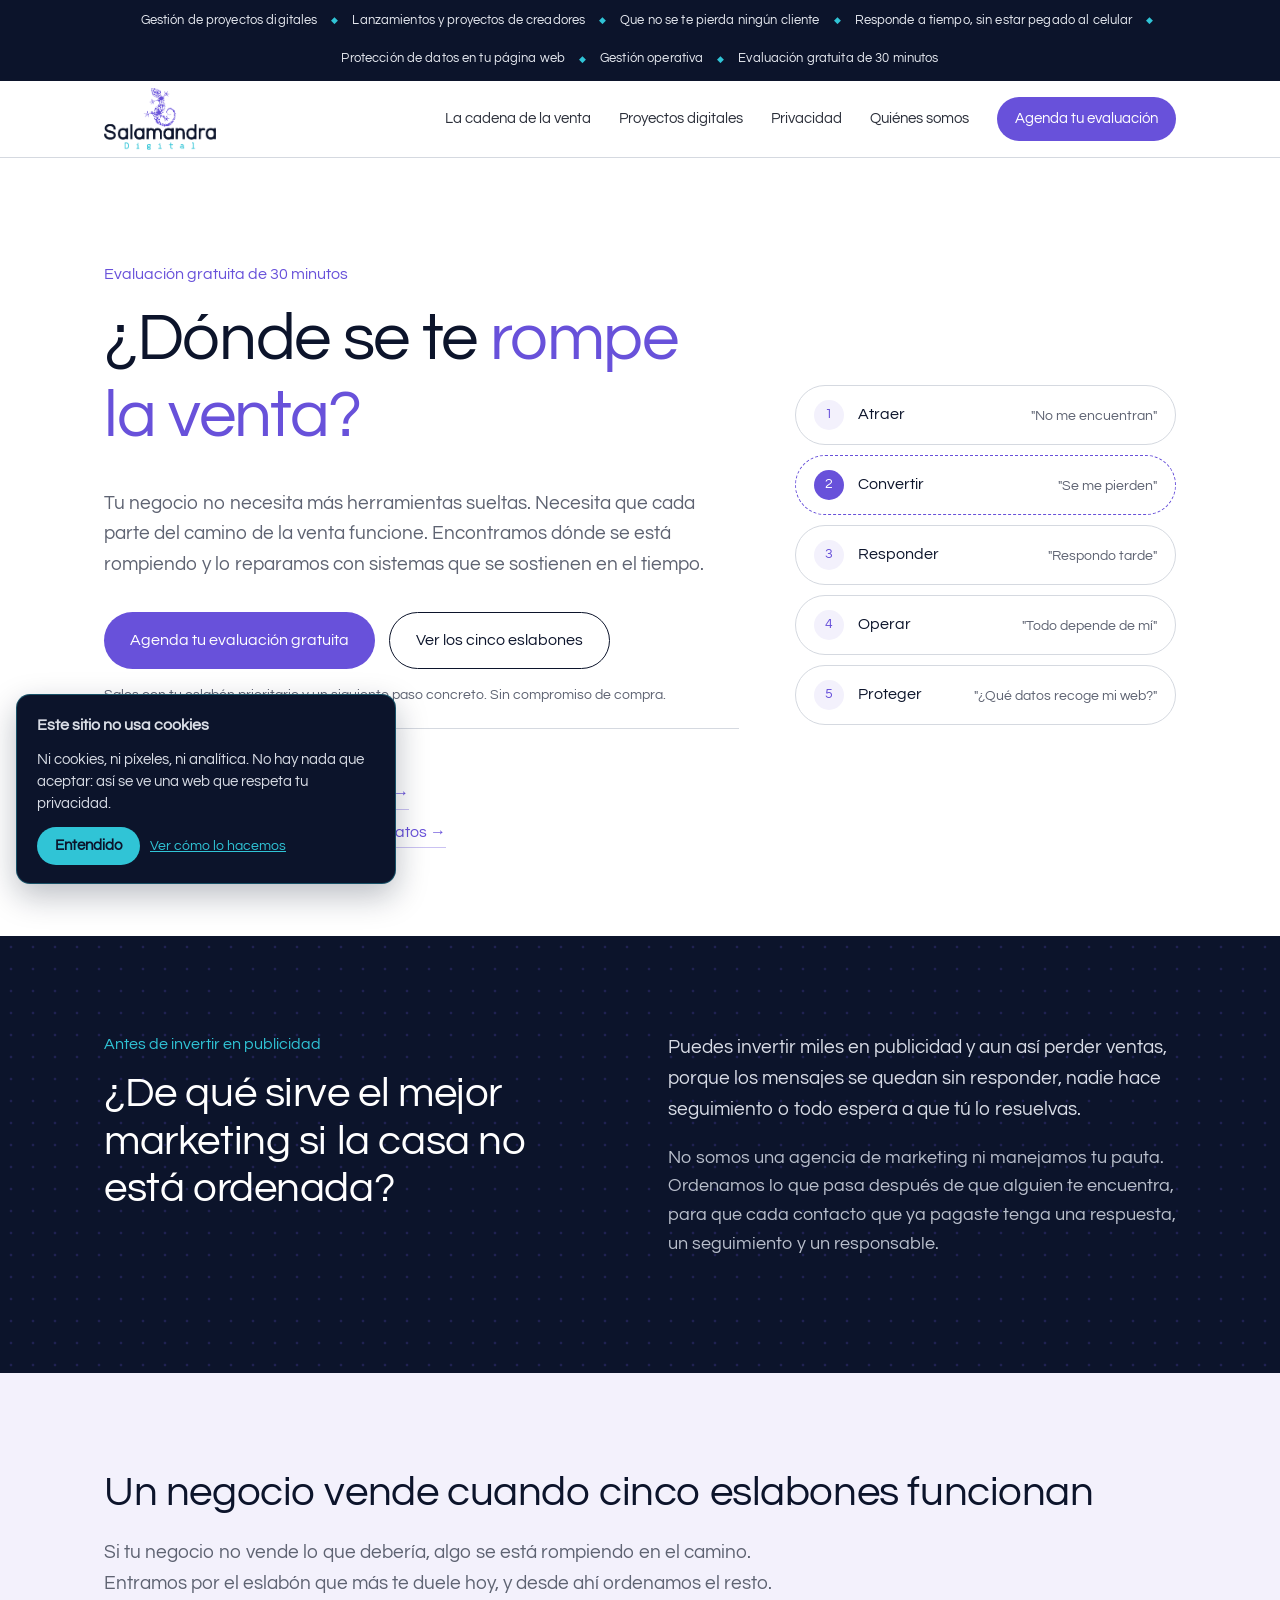
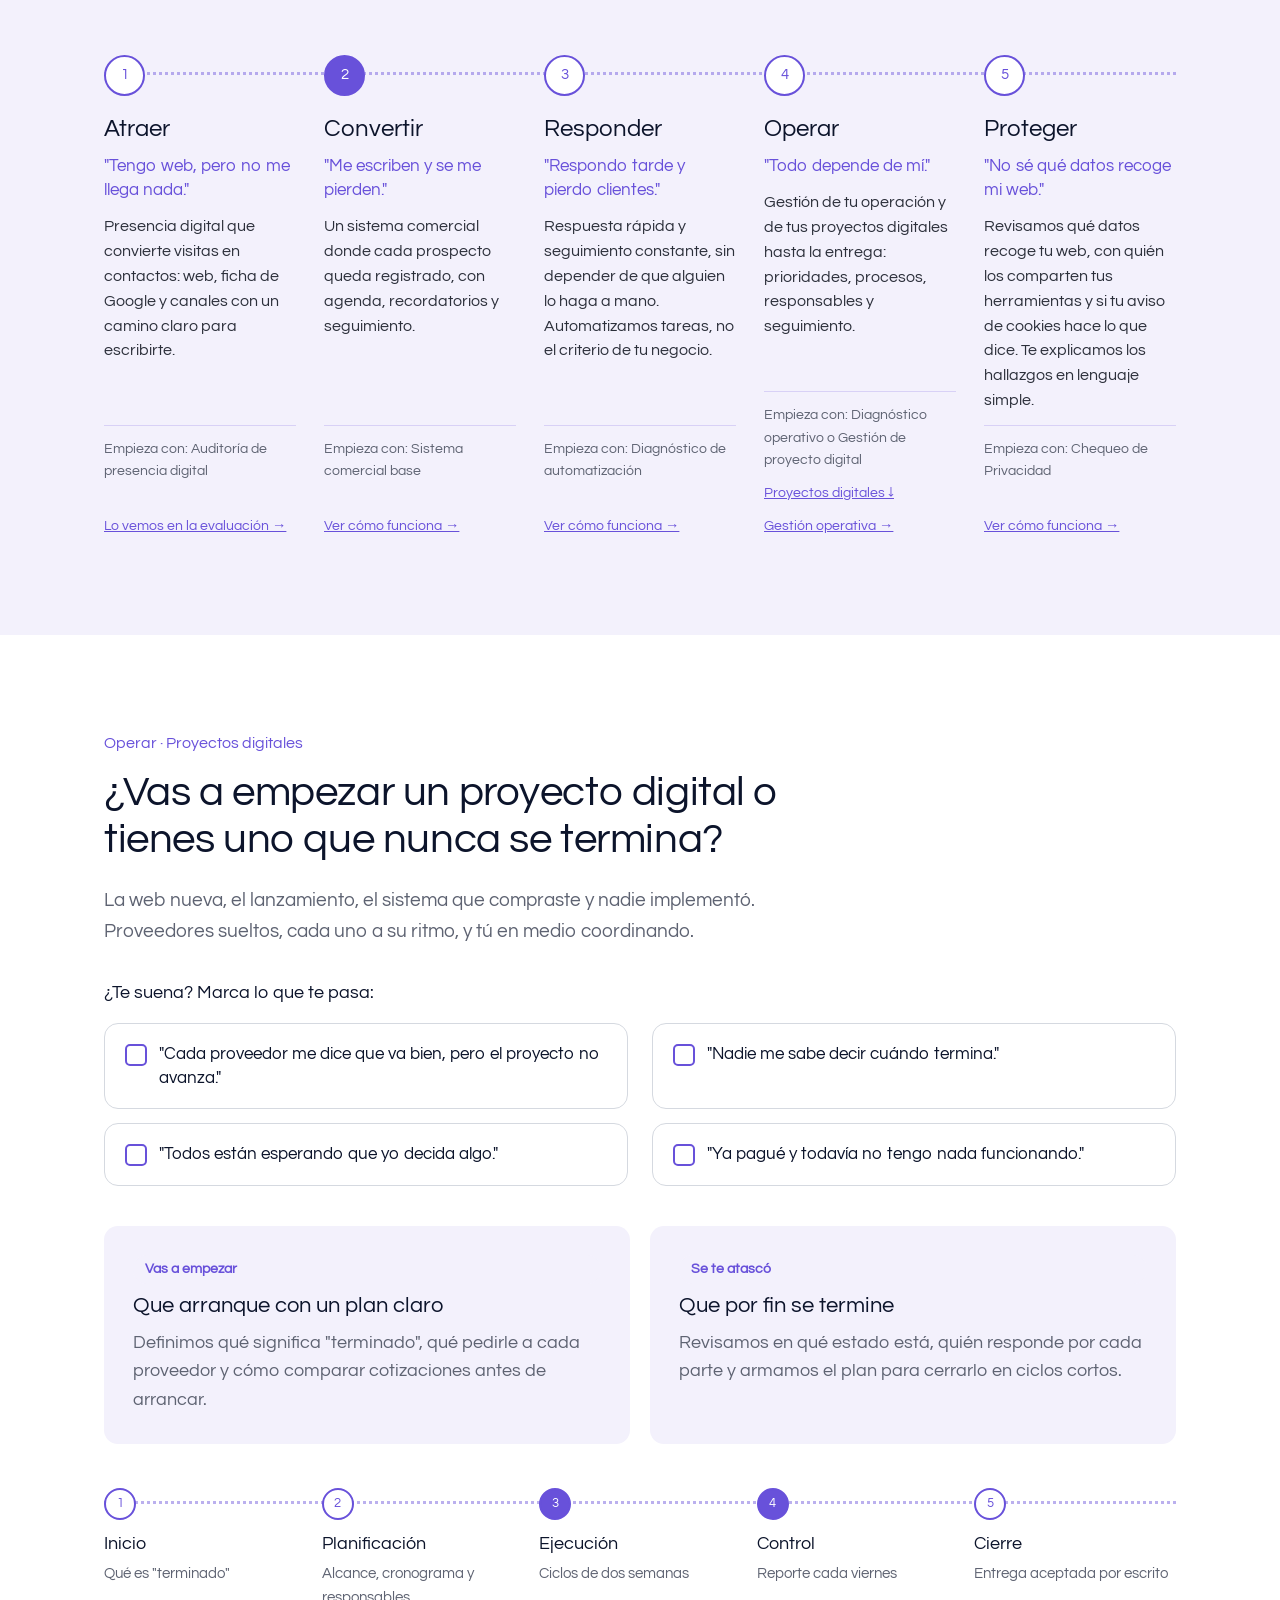
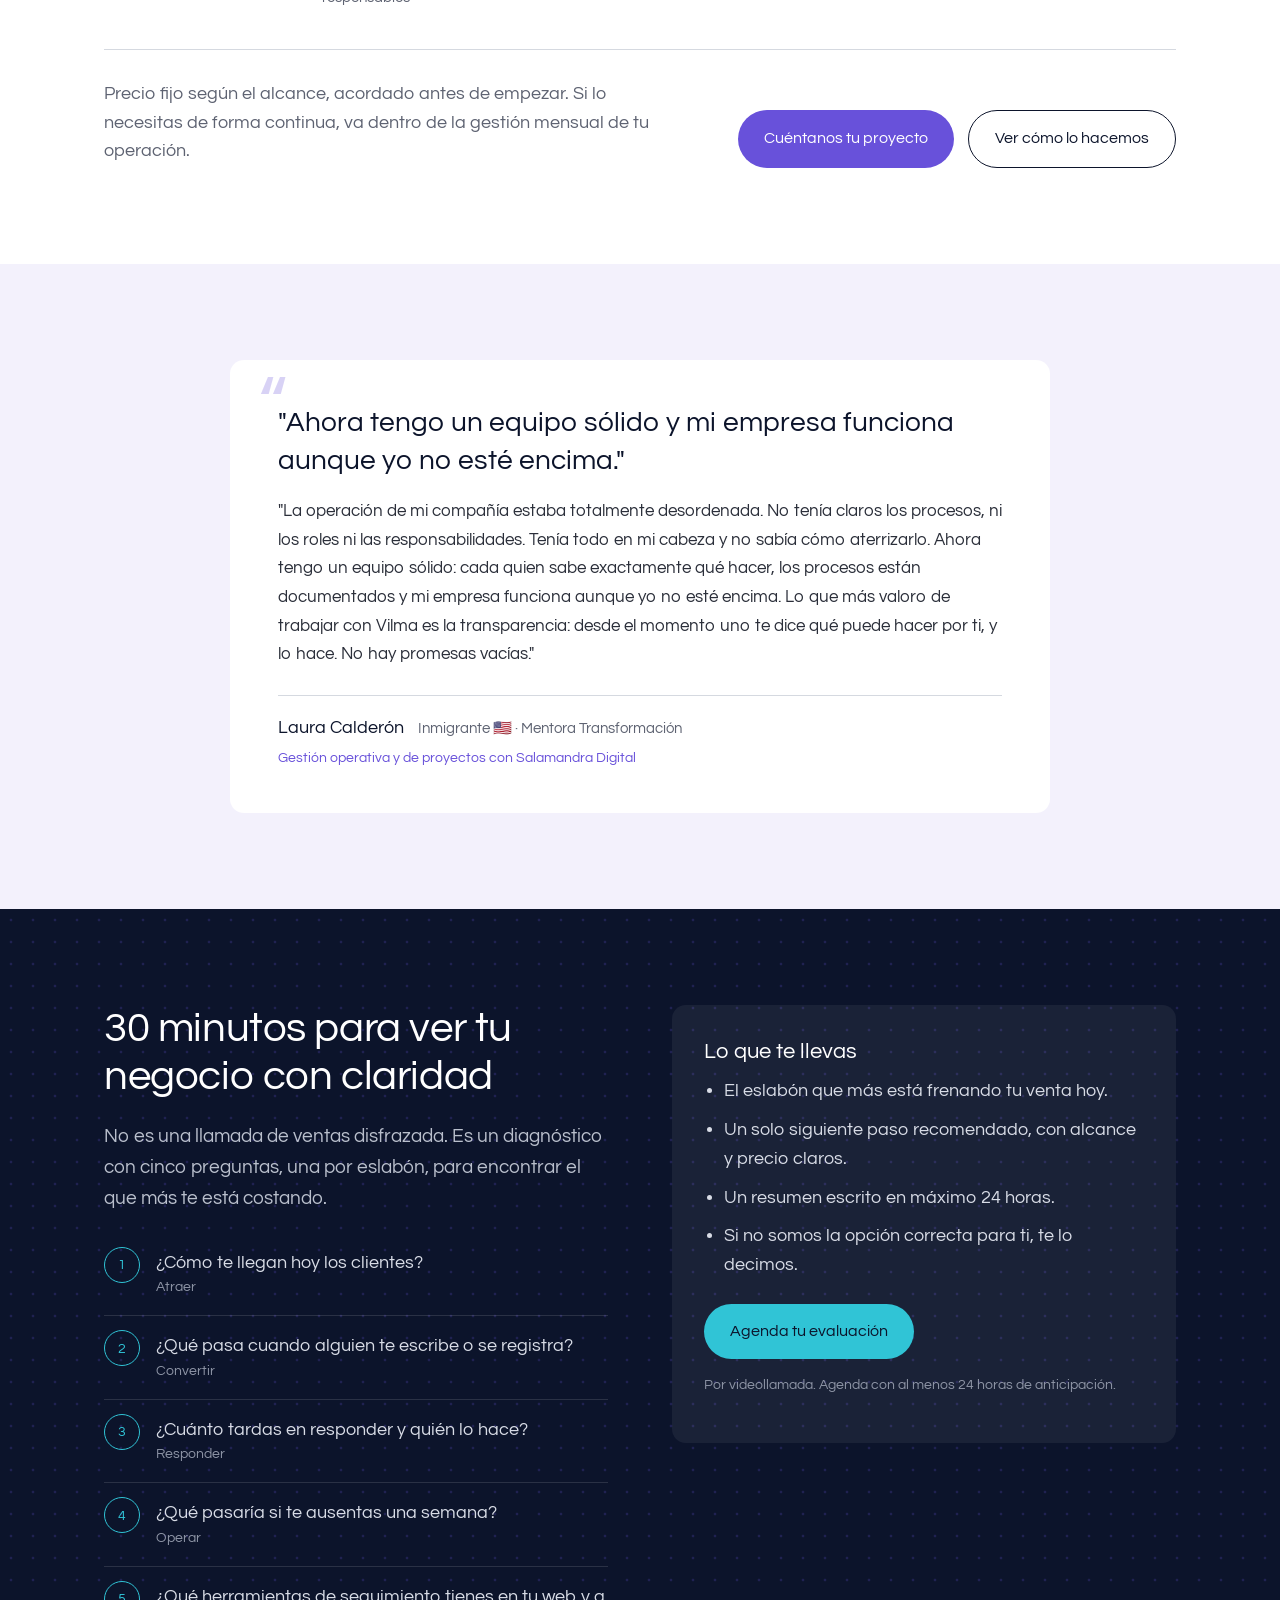
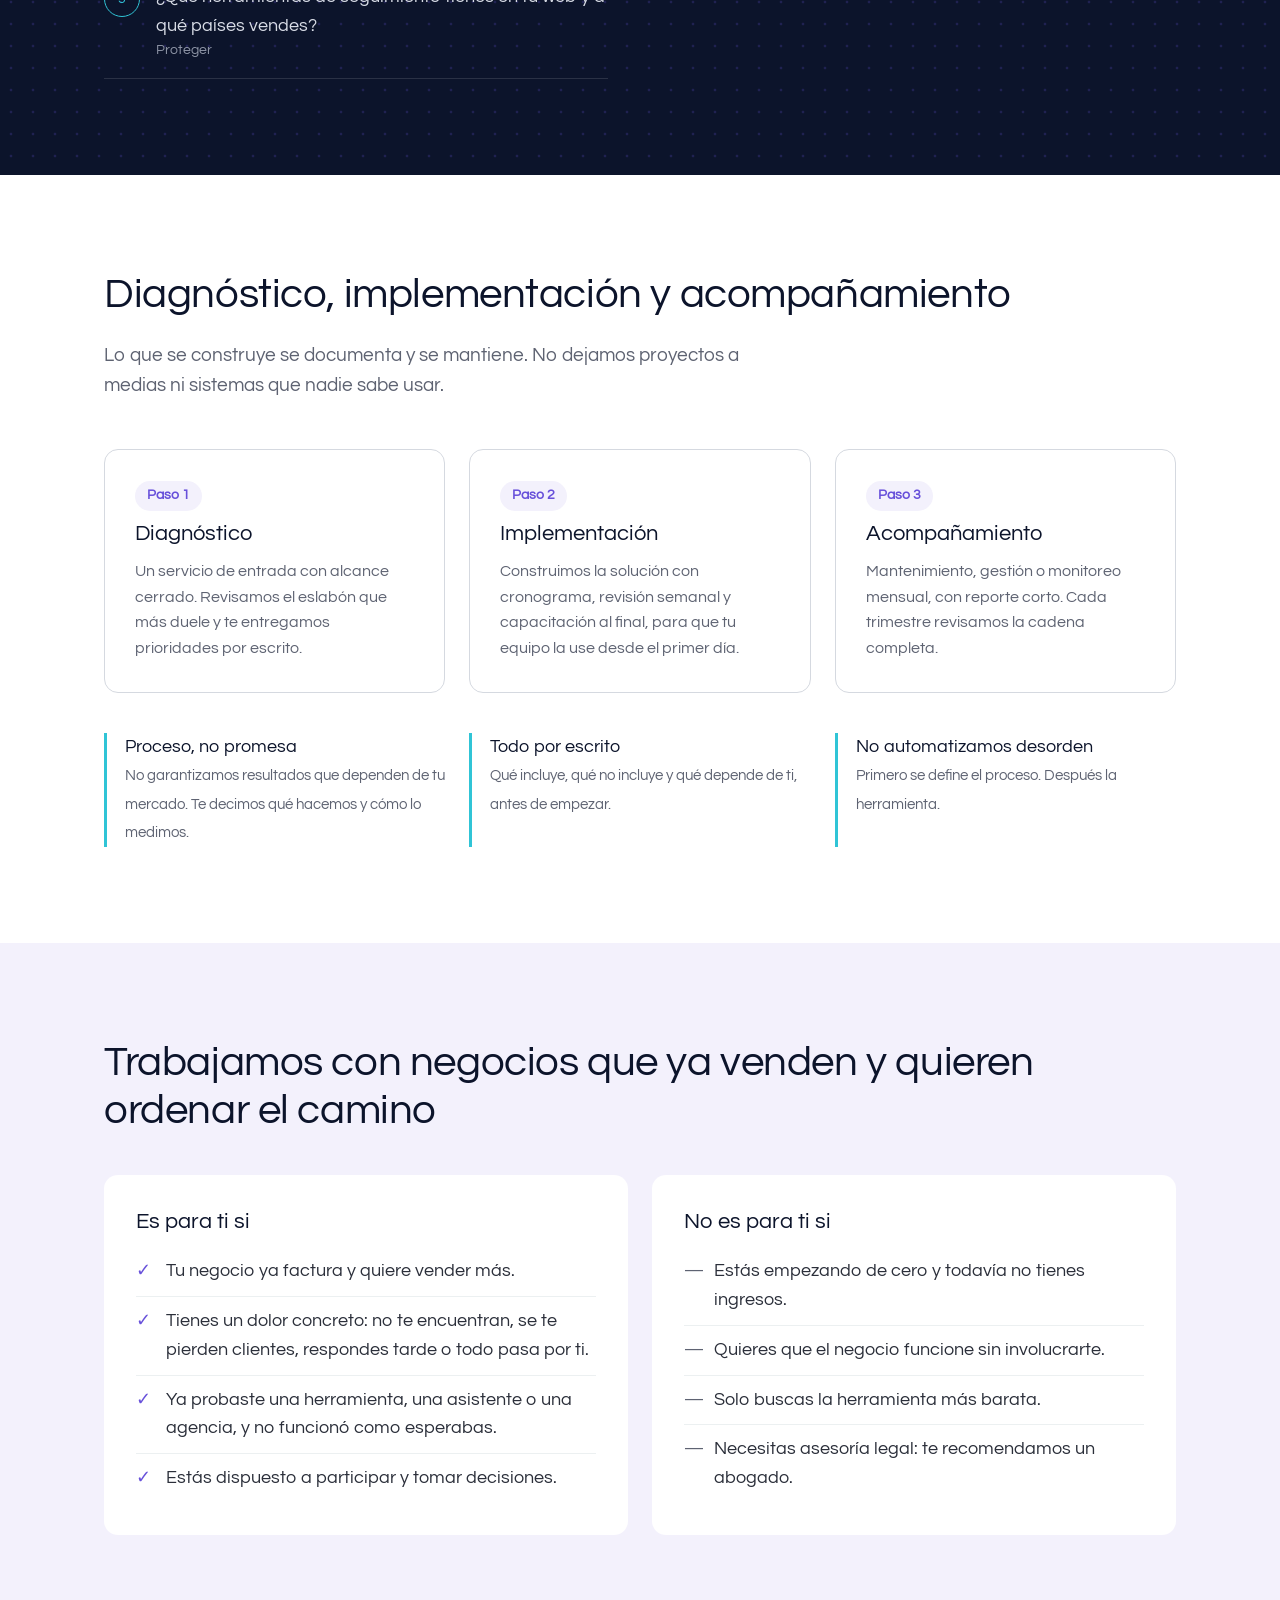
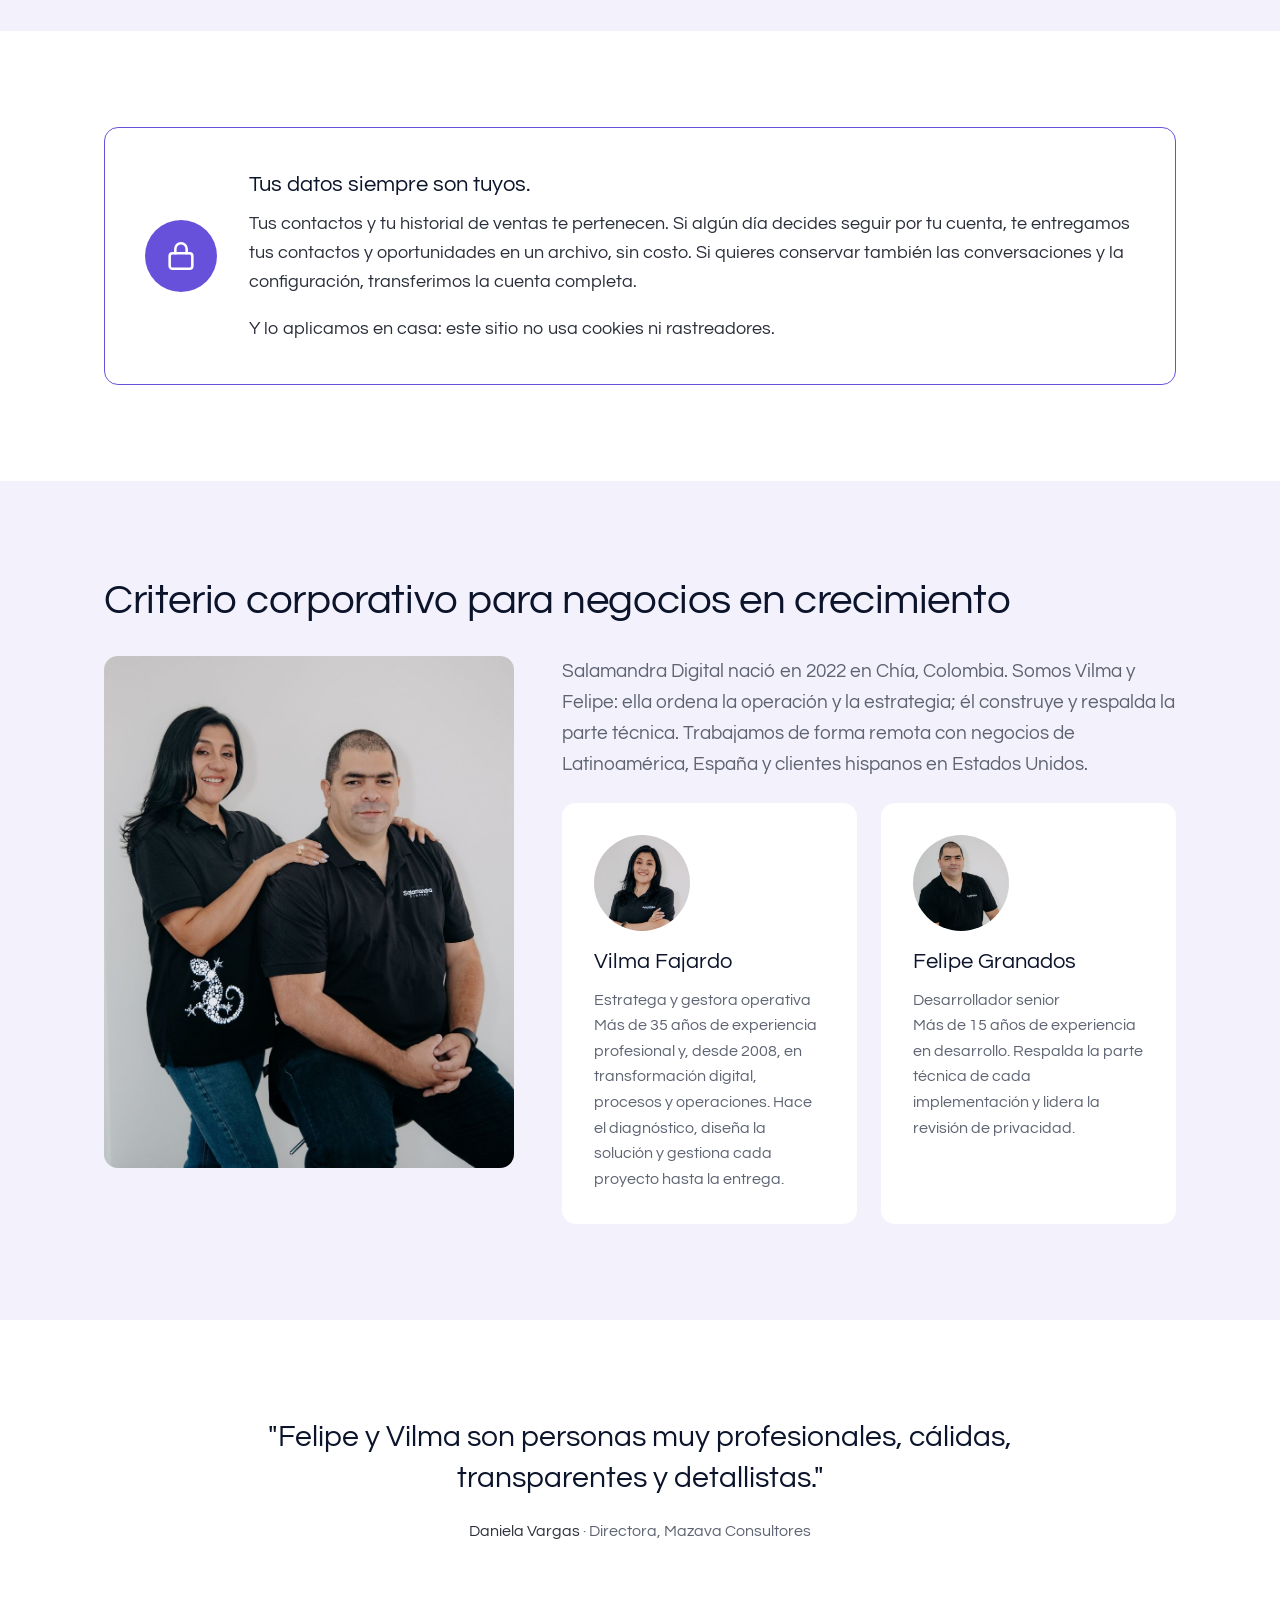
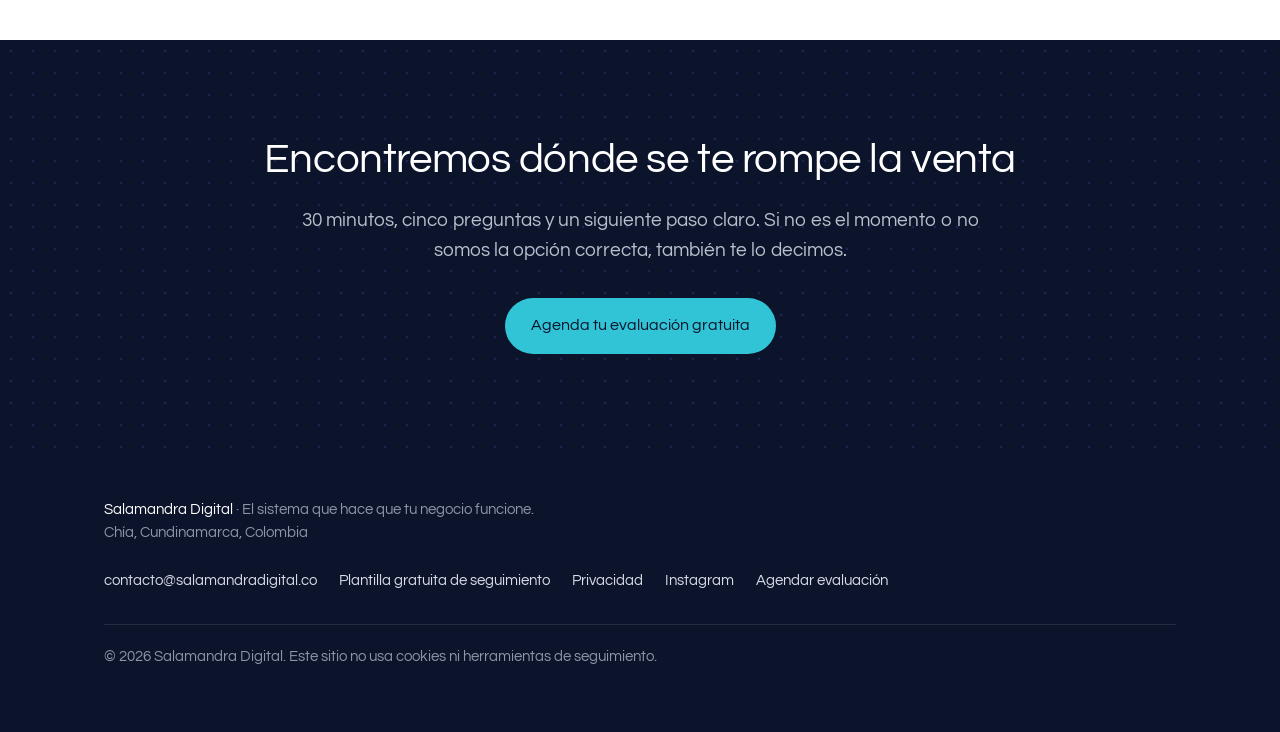
<file: site/index.html>
<!doctype html>
<html lang="es">
<head>
<meta charset="utf-8">
<meta name="viewport" content="width=device-width, initial-scale=1">
<title>Salamandra Digital · ¿Dónde se te rompe la venta?</title>
<meta name="description" content="Encontramos el punto exacto donde se está rompiendo la venta de tu negocio (atraer, convertir, responder, operar o proteger) y lo reparamos con sistemas que se sostienen en el tiempo. Evaluación gratuita de 30 minutos.">
<link rel="canonical" href="https://salamandradigital.co/">
<meta property="og:type" content="website">
<meta property="og:title" content="¿Dónde se te rompe la venta? · Salamandra Digital">
<meta property="og:description" content="Atraer, convertir, responder, operar y proteger. Encontramos el eslabón que se rompe y lo reparamos. Evaluación gratuita de 30 minutos.">
<meta property="og:url" content="https://salamandradigital.co/">
<meta property="og:image" content="https://salamandradigital.co/assets/logo.png">
<meta property="og:locale" content="es_CO">
<link rel="icon" type="image/png" href="assets/logo.png">
<link rel="preload" href="assets/fonts/questrial-latin-400-normal.woff2" as="font" type="font/woff2" crossorigin>
<link rel="stylesheet" href="assets/style.css">
<script type="application/ld+json">
{
  "@context": "https://schema.org",
  "@type": "ProfessionalService",
  "name": "Salamandra Digital",
  "url": "https://salamandradigital.co/",
  "logo": "https://salamandradigital.co/assets/logo.png",
  "slogan": "El sistema que hace que tu negocio funcione.",
  "address": { "@type": "PostalAddress", "addressLocality": "Chía", "addressRegion": "Cundinamarca", "addressCountry": "CO" },
  "areaServed": ["Latinoamérica", "España", "Estados Unidos"],
  "founder": [
    { "@type": "Person", "name": "Vilma Fajardo", "jobTitle": "Estratega y gestora operativa" },
    { "@type": "Person", "name": "Felipe Granados", "jobTitle": "Desarrollador senior" }
  ]
}
</script>
</head>
<body>
<a class="skip" href="#contenido">Saltar al contenido</a>
<div class="ticker" role="region" aria-label="Servicios de Salamandra Digital"><div class="ticker__track"><div class="ticker__group"><a href="/gestion-de-proyectos-digitales">Gestión de proyectos digitales</a><span class="ticker__sep" aria-hidden="true">◆</span><a href="/gestion-de-proyectos-digitales#lanzamientos">Lanzamientos y proyectos de creadores</a><span class="ticker__sep" aria-hidden="true">◆</span><a href="/sistema-comercial">Que no se te pierda ningún cliente</a><span class="ticker__sep" aria-hidden="true">◆</span><a href="/automatizacion-e-ia">Responde a tiempo, sin estar pegado al celular</a><span class="ticker__sep" aria-hidden="true">◆</span><a href="/privacidad-digital">Protección de datos en tu página web</a><span class="ticker__sep" aria-hidden="true">◆</span><a href="/gestion-de-proyectos-digitales#operacion">Gestión operativa</a><span class="ticker__sep" aria-hidden="true">◆</span><a href="https://calendly.com/salamandrradigital/evaluacion" target="_blank" rel="noopener">Evaluación gratuita de 30 minutos</a><span class="ticker__sep" aria-hidden="true">◆</span></div><div class="ticker__group" aria-hidden="true"><a href="/gestion-de-proyectos-digitales" tabindex="-1">Gestión de proyectos digitales</a><span class="ticker__sep" aria-hidden="true">◆</span><a href="/gestion-de-proyectos-digitales#lanzamientos" tabindex="-1">Lanzamientos y proyectos de creadores</a><span class="ticker__sep" aria-hidden="true">◆</span><a href="/sistema-comercial" tabindex="-1">Que no se te pierda ningún cliente</a><span class="ticker__sep" aria-hidden="true">◆</span><a href="/automatizacion-e-ia" tabindex="-1">Responde a tiempo, sin estar pegado al celular</a><span class="ticker__sep" aria-hidden="true">◆</span><a href="/privacidad-digital" tabindex="-1">Protección de datos en tu página web</a><span class="ticker__sep" aria-hidden="true">◆</span><a href="/gestion-de-proyectos-digitales#operacion" tabindex="-1">Gestión operativa</a><span class="ticker__sep" aria-hidden="true">◆</span><a href="https://calendly.com/salamandrradigital/evaluacion" target="_blank" rel="noopener" tabindex="-1">Evaluación gratuita de 30 minutos</a><span class="ticker__sep" aria-hidden="true">◆</span></div></div></div>

<header class="header">
  <div class="wrap header__inner">
    <a class="header__logo" href="./" aria-label="Salamandra Digital, inicio"><img src="assets/logo.png" alt="Salamandra Digital" width="259" height="143"></a>
    <nav class="nav" aria-label="Principal">
      <a href="#cadena">La cadena de la venta</a>
      <a href="gestion-de-proyectos-digitales">Proyectos digitales</a>
      <a href="privacidad-digital">Privacidad</a>
      <a href="#nosotros">Quiénes somos</a>
      <a class="btn btn--small" href="https://calendly.com/salamandrradigital/evaluacion" target="_blank" rel="noopener">Agenda tu evaluación</a>
    </nav>
  </div>
</header>

<main id="contenido">

  <!-- Hero -->
  <section class="hero">
    <div class="wrap hero__grid">
      <div>
        <p class="kicker">Evaluación gratuita de 30 minutos</p>
        <h1>¿Dónde se te <span>rompe la venta?</span></h1>
        <p class="lead">Tu negocio no necesita más herramientas sueltas. Necesita que cada parte del camino de la venta funcione. Encontramos dónde se está rompiendo y lo reparamos con sistemas que se sostienen en el tiempo.</p>
        <div class="actions">
          <a class="btn" href="https://calendly.com/salamandrradigital/evaluacion" target="_blank" rel="noopener">Agenda tu evaluación gratuita</a>
          <a class="btn btn--ghost" href="#cadena">Ver los cinco eslabones</a>
        </div>
        <p class="note">Sales con tu eslabón prioritario y un siguiente paso concreto. Sin compromiso de compra.</p>
        <div class="shortcuts">
          <span>¿Ya sabes lo que buscas?</span>
          <a href="#proyectos">Que alguien gestione mi proyecto digital →</a>
          <a href="privacidad-digital">Saber si mi web respeta las normas de datos →</a>
        </div>
      </div>
      <ol class="chain-visual" aria-label="Los cinco eslabones de la venta">
        <li><i>1</i>Atraer <b>"No me encuentran"</b></li>
        <li class="is-broken"><i>2</i>Convertir <b>"Se me pierden"</b></li>
        <li><i>3</i>Responder <b>"Respondo tarde"</b></li>
        <li><i>4</i>Operar <b>"Todo depende de mí"</b></li>
        <li><i>5</i>Proteger <b>"¿Qué datos recoge mi web?"</b></li>
      </ol>
    </div>
  </section>

  <!-- La casa en orden -->
  <section class="section section--navy">
    <div class="wrap">
      <div class="house">
        <div>
          <p class="kicker">Antes de invertir en publicidad</p>
          <h2>¿De qué sirve el mejor marketing si la casa no está ordenada?</h2>
        </div>
        <div>
          <p class="lead">Puedes invertir miles en publicidad y aun así perder ventas, porque los mensajes se quedan sin responder, nadie hace seguimiento o todo espera a que tú lo resuelvas.</p>
          <p>No somos una agencia de marketing ni manejamos tu pauta. Ordenamos lo que pasa después de que alguien te encuentra, para que cada contacto que ya pagaste tenga una respuesta, un seguimiento y un responsable.</p>
        </div>
      </div>
    </div>
  </section>

  <!-- La cadena -->
  <section class="section section--light" id="cadena">
    <div class="wrap">
      <h2>Un negocio vende cuando cinco eslabones funcionan</h2>
      <p class="lead">Si tu negocio no vende lo que debería, algo se está rompiendo en el camino. Entramos por el eslabón que más te duele hoy, y desde ahí ordenamos el resto.</p>

      <ol class="track">
        <li class="track__item">
          <h3>Atraer</h3>
          <p class="track__pain">"Tengo web, pero no me llega nada."</p>
          <p>Presencia digital que convierte visitas en contactos: web, ficha de Google y canales con un camino claro para escribirte.</p>
          <p class="track__entry">Empieza con: Auditoría de presencia digital</p>
          <a class="track__more" href="https://calendly.com/salamandrradigital/evaluacion" target="_blank" rel="noopener">Lo vemos en la evaluación →</a>
        </li>
        <li class="track__item">
          <h3>Convertir</h3>
          <p class="track__pain">"Me escriben y se me pierden."</p>
          <p>Un sistema comercial donde cada prospecto queda registrado, con agenda, recordatorios y seguimiento.</p>
          <p class="track__entry">Empieza con: Sistema comercial base</p>
          <a class="track__more" href="sistema-comercial">Ver cómo funciona →</a>
        </li>
        <li class="track__item">
          <h3>Responder</h3>
          <p class="track__pain">"Respondo tarde y pierdo clientes."</p>
          <p>Respuesta rápida y seguimiento constante, sin depender de que alguien lo haga a mano. Automatizamos tareas, no el criterio de tu negocio.</p>
          <p class="track__entry">Empieza con: Diagnóstico de automatización</p>
          <a class="track__more" href="automatizacion-e-ia">Ver cómo funciona →</a>
        </li>
        <li class="track__item">
          <h3>Operar</h3>
          <p class="track__pain">"Todo depende de mí."</p>
          <p>Gestión de tu operación y de tus proyectos digitales hasta la entrega: prioridades, procesos, responsables y seguimiento.</p>
          <p class="track__entry">Empieza con: Diagnóstico operativo o Gestión de proyecto digital</p>
          <a class="track__more" href="#proyectos">Proyectos digitales ↓</a>
          <a class="track__more" href="gestion-de-proyectos-digitales#operacion">Gestión operativa →</a>
        </li>
        <li class="track__item">
          <h3>Proteger</h3>
          <p class="track__pain">"No sé qué datos recoge mi web."</p>
          <p>Revisamos qué datos recoge tu web, con quién los comparten tus herramientas y si tu aviso de cookies hace lo que dice. Te explicamos los hallazgos en lenguaje simple.</p>
          <p class="track__entry">Empieza con: Chequeo de Privacidad</p>
          <a class="track__more" href="privacidad-digital">Ver cómo funciona →</a>
        </li>
      </ol>
    </div>
  </section>

  <!-- Proyectos digitales -->
  <section class="section proj" id="proyectos">
    <div class="wrap">
      <div class="proj__head">
        <p class="kicker">Operar · Proyectos digitales</p>
        <h2>¿Vas a empezar un proyecto digital o tienes uno que nunca se termina?</h2>
        <p class="lead">La web nueva, el lanzamiento, el sistema que compraste y nadie implementó. Proveedores sueltos, cada uno a su ritmo, y tú en medio coordinando.</p>
      </div>

      <p class="proj__ask">¿Te suena? Marca lo que te pasa:</p>
      <ul class="mirror mirror--home">
        <li><button type="button" class="mirror__item" aria-pressed="false">"Cada proveedor me dice que va bien, pero el proyecto no avanza."</button></li>
        <li><button type="button" class="mirror__item" aria-pressed="false">"Nadie me sabe decir cuándo termina."</button></li>
        <li><button type="button" class="mirror__item" aria-pressed="false">"Todos están esperando que yo decida algo."</button></li>
        <li><button type="button" class="mirror__item" aria-pressed="false">"Ya pagué y todavía no tengo nada funcionando."</button></li>
      </ul>
      <p class="mirror__count" id="mirror-count" aria-live="polite" hidden></p>

      <div class="proj__paths">
        <a class="proj__path" href="gestion-de-proyectos-digitales">
          <span class="step__label">Vas a empezar</span>
          <h3>Que arranque con un plan claro</h3>
          <p>Definimos qué significa "terminado", qué pedirle a cada proveedor y cómo comparar cotizaciones antes de arrancar.</p>
        </a>
        <a class="proj__path" href="gestion-de-proyectos-digitales">
          <span class="step__label">Se te atascó</span>
          <h3>Que por fin se termine</h3>
          <p>Revisamos en qué estado está, quién responde por cada parte y armamos el plan para cerrarlo en ciclos cortos.</p>
        </a>
      </div>

      <ol class="proj__flow" aria-label="Cómo trabajamos un proyecto">
        <li><b>Inicio</b><span>Qué es "terminado"</span></li>
        <li><b>Planificación</b><span>Alcance, cronograma y responsables</span></li>
        <li class="is-cycle"><b>Ejecución</b><span>Ciclos de dos semanas</span></li>
        <li class="is-cycle"><b>Control</b><span>Reporte cada viernes</span></li>
        <li><b>Cierre</b><span>Entrega aceptada por escrito</span></li>
      </ol>

      <div class="proj__foot">
        <p>Precio fijo según el alcance, acordado antes de empezar. Si lo necesitas de forma continua, va dentro de la gestión mensual de tu operación.</p>
        <div class="actions">
          <a class="btn" href="https://calendly.com/salamandrradigital/evaluacion" target="_blank" rel="noopener">Cuéntanos tu proyecto</a>
          <a class="btn btn--ghost" href="gestion-de-proyectos-digitales">Ver cómo lo hacemos</a>
        </div>
      </div>
    </div>
  </section>

  <!-- Testimonio -->
  <section class="section section--light">
    <div class="wrap">
      <figure class="testimonial">
        <blockquote>
          <p class="testimonial__lead">"Ahora tengo un equipo sólido y mi empresa funciona aunque yo no esté encima."</p>
          <p>"La operación de mi compañía estaba totalmente desordenada. No tenía claros los procesos, ni los roles ni las responsabilidades. Tenía todo en mi cabeza y no sabía cómo aterrizarlo. Ahora tengo un equipo sólido: cada quien sabe exactamente qué hacer, los procesos están documentados y mi empresa funciona aunque yo no esté encima. Lo que más valoro de trabajar con Vilma es la transparencia: desde el momento uno te dice qué puede hacer por ti, y lo hace. No hay promesas vacías."</p>
        </blockquote>
        <figcaption><b>Laura Calderón</b><span>Inmigrante 🇺🇸 · Mentora Transformación</span><span class="testimonial__service">Gestión operativa y de proyectos con Salamandra Digital</span></figcaption>
      </figure>
    </div>
  </section>

  <!-- Evaluación -->
  <section class="section section--navy" id="evaluacion">
    <div class="wrap split">
      <div>
        <h2>30 minutos para ver tu negocio con claridad</h2>
        <p class="lead">No es una llamada de ventas disfrazada. Es un diagnóstico con cinco preguntas, una por eslabón, para encontrar el que más te está costando.</p>
        <ol class="questions">
          <li>¿Cómo te llegan hoy los clientes? <small>Atraer</small></li>
          <li>¿Qué pasa cuando alguien te escribe o se registra? <small>Convertir</small></li>
          <li>¿Cuánto tardas en responder y quién lo hace? <small>Responder</small></li>
          <li>¿Qué pasaría si te ausentas una semana? <small>Operar</small></li>
          <li>¿Qué herramientas de seguimiento tienes en tu web y a qué países vendes? <small>Proteger</small></li>
        </ol>
      </div>
      <div class="outcome">
        <h3>Lo que te llevas</h3>
        <ul>
          <li>El eslabón que más está frenando tu venta hoy.</li>
          <li>Un solo siguiente paso recomendado, con alcance y precio claros.</li>
          <li>Un resumen escrito en máximo 24 horas.</li>
          <li>Si no somos la opción correcta para ti, te lo decimos.</li>
        </ul>
        <a class="btn btn--light" href="https://calendly.com/salamandrradigital/evaluacion" target="_blank" rel="noopener">Agenda tu evaluación</a>
        <p class="note note--muted">Por videollamada. Agenda con al menos 24 horas de anticipación.</p>
      </div>
    </div>
  </section>

  <!-- Cómo trabajamos -->
  <section class="section">
    <div class="wrap">
      <h2>Diagnóstico, implementación y acompañamiento</h2>
      <p class="lead">Lo que se construye se documenta y se mantiene. No dejamos proyectos a medias ni sistemas que nadie sabe usar.</p>
      <div class="steps">
        <div class="step">
          <span class="step__label">Paso 1</span>
          <h3>Diagnóstico</h3>
          <p>Un servicio de entrada con alcance cerrado. Revisamos el eslabón que más duele y te entregamos prioridades por escrito.</p>
        </div>
        <div class="step">
          <span class="step__label">Paso 2</span>
          <h3>Implementación</h3>
          <p>Construimos la solución con cronograma, revisión semanal y capacitación al final, para que tu equipo la use desde el primer día.</p>
        </div>
        <div class="step">
          <span class="step__label">Paso 3</span>
          <h3>Acompañamiento</h3>
          <p>Mantenimiento, gestión o monitoreo mensual, con reporte corto. Cada trimestre revisamos la cadena completa.</p>
        </div>
      </div>
      <div class="principles">
        <div class="principle"><b>Proceso, no promesa</b><span>No garantizamos resultados que dependen de tu mercado. Te decimos qué hacemos y cómo lo medimos.</span></div>
        <div class="principle"><b>Todo por escrito</b><span>Qué incluye, qué no incluye y qué depende de ti, antes de empezar.</span></div>
        <div class="principle"><b>No automatizamos desorden</b><span>Primero se define el proceso. Después la herramienta.</span></div>
      </div>
    </div>
  </section>

  <!-- Para quién -->
  <section class="section section--light">
    <div class="wrap">
      <h2>Trabajamos con negocios que ya venden y quieren ordenar el camino</h2>
      <div class="fit">
        <div class="fit__col fit__col--yes">
          <h3>Es para ti si</h3>
          <ul>
            <li>Tu negocio ya factura y quiere vender más.</li>
            <li>Tienes un dolor concreto: no te encuentran, se te pierden clientes, respondes tarde o todo pasa por ti.</li>
            <li>Ya probaste una herramienta, una asistente o una agencia, y no funcionó como esperabas.</li>
            <li>Estás dispuesto a participar y tomar decisiones.</li>
          </ul>
        </div>
        <div class="fit__col fit__col--no">
          <h3>No es para ti si</h3>
          <ul>
            <li>Estás empezando de cero y todavía no tienes ingresos.</li>
            <li>Quieres que el negocio funcione sin involucrarte.</li>
            <li>Solo buscas la herramienta más barata.</li>
            <li>Necesitas asesoría legal: te recomendamos un abogado.</li>
          </ul>
        </div>
      </div>
    </div>
  </section>

  <!-- Datos -->
  <section class="section">
    <div class="wrap">
      <div class="promise">
        <div class="promise__icon" aria-hidden="true">
          <svg width="34" height="34" viewBox="0 0 24 24" fill="none" stroke="#fff" stroke-width="1.8" stroke-linecap="round" stroke-linejoin="round"><rect x="4" y="10" width="16" height="11" rx="2"/><path d="M8 10V7a4 4 0 0 1 8 0v3"/></svg>
        </div>
        <div>
          <strong>Tus datos siempre son tuyos.</strong>
          <p>Tus contactos y tu historial de ventas te pertenecen. Si algún día decides seguir por tu cuenta, te entregamos tus contactos y oportunidades en un archivo, sin costo. Si quieres conservar también las conversaciones y la configuración, transferimos la cuenta completa.</p>
          <p>Y lo aplicamos en casa: este sitio no usa cookies ni rastreadores.</p>
        </div>
      </div>
    </div>
  </section>

  <!-- Nosotros -->
  <section class="section section--light" id="nosotros">
    <div class="wrap">
      <h2>Criterio corporativo para negocios en crecimiento</h2>
      <div class="team">
        <img class="team__photo" src="assets/img/equipo.jpg" alt="Vilma Fajardo y Felipe Granados, fundadores de Salamandra Digital" width="900" height="1147" loading="lazy">
        <div>
          <p class="lead">Salamandra Digital nació en 2022 en Chía, Colombia. Somos Vilma y Felipe: ella ordena la operación y la estrategia; él construye y respalda la parte técnica. Trabajamos de forma remota con negocios de Latinoamérica, España y clientes hispanos en Estados Unidos.</p>
          <div class="about">
            <div class="person">
              <img class="person__photo" src="assets/img/vilma.jpg" alt="Vilma Fajardo" width="600" height="699" loading="lazy">
              <h3>Vilma Fajardo</h3>
              <p class="person__role">Estratega y gestora operativa</p>
              <p>Más de 35 años de experiencia profesional y, desde 2008, en transformación digital, procesos y operaciones. Hace el diagnóstico, diseña la solución y gestiona cada proyecto hasta la entrega.</p>
            </div>
            <div class="person">
              <img class="person__photo" src="assets/img/felipe.jpg" alt="Felipe Granados" width="600" height="699" loading="lazy">
              <h3>Felipe Granados</h3>
              <p class="person__role">Desarrollador senior</p>
              <p>Más de 15 años de experiencia en desarrollo. Respalda la parte técnica de cada implementación y lidera la revisión de privacidad.</p>
            </div>
          </div>
        </div>
      </div>
    </div>
  </section>

  <!-- Testimonio -->
  <section class="section">
    <div class="wrap">
      <figure class="quote">
        <blockquote>"Felipe y Vilma son personas muy profesionales, cálidas, transparentes y detallistas."</blockquote>
        <figcaption><b>Daniela Vargas</b> · Directora, Mazava Consultores</figcaption>
      </figure>
    </div>
  </section>

  <!-- CTA final -->
  <section class="section section--navy final">
    <div class="wrap">
      <h2>Encontremos dónde se te rompe la venta</h2>
      <p class="lead">30 minutos, cinco preguntas y un siguiente paso claro. Si no es el momento o no somos la opción correcta, también te lo decimos.</p>
      <div class="actions">
        <a class="btn btn--light" href="https://calendly.com/salamandrradigital/evaluacion" target="_blank" rel="noopener">Agenda tu evaluación gratuita</a>
      </div>
    </div>
  </section>

</main>

<footer class="footer">
  <div class="wrap footer__inner">
    <div><span class="footer__brand">Salamandra Digital</span> · El sistema que hace que tu negocio funcione.<br>Chía, Cundinamarca, Colombia</div>
    <nav class="footer__links" aria-label="Secundaria">
      <a href="mailto:contacto@salamandradigital.co">contacto@salamandradigital.co</a>
      <a href="recursos/plantilla-seguimiento-clientes">Plantilla gratuita de seguimiento</a>
      <a href="privacidad">Privacidad</a>
      <a href="https://www.instagram.com/salamandradigital" target="_blank" rel="noopener">Instagram</a>
      <a href="https://calendly.com/salamandrradigital/evaluacion" target="_blank" rel="noopener">Agendar evaluación</a>
    </nav>
    <p class="footer__clean">© 2026 Salamandra Digital. Este sitio no usa cookies ni herramientas de seguimiento.</p>
  </div>
</footer>
<aside class="aviso" id="aviso" hidden role="region" aria-label="Aviso de privacidad">
  <p class="aviso__title">Este sitio no usa cookies</p>
  <p>Ni cookies, ni píxeles, ni analítica. No hay nada que aceptar: así se ve una web que respeta tu privacidad.</p>
  <div class="aviso__actions">
    <button class="aviso__ok" type="button">Entendido</button>
    <a href="privacidad">Ver cómo lo hacemos</a>
  </div>
</aside>
<script src="assets/site.js" defer></script>
</body>
</html>
</file>
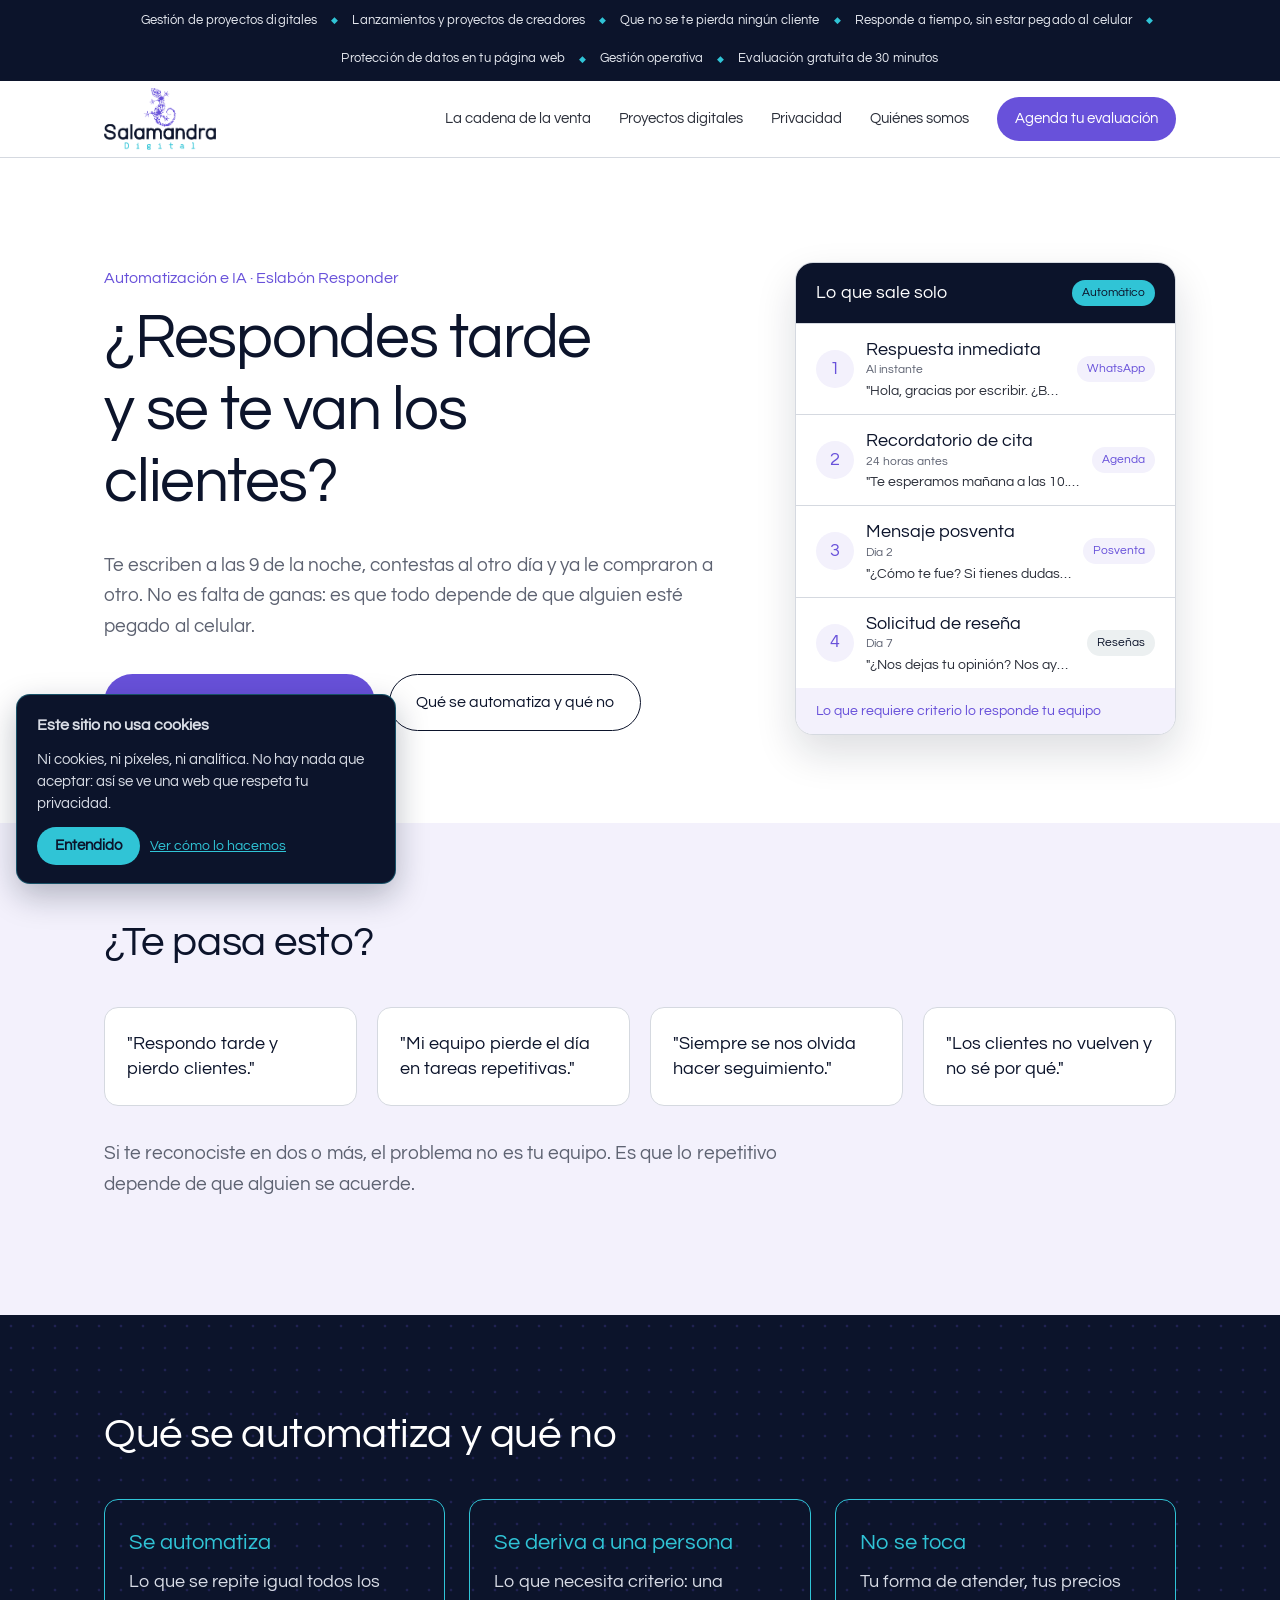
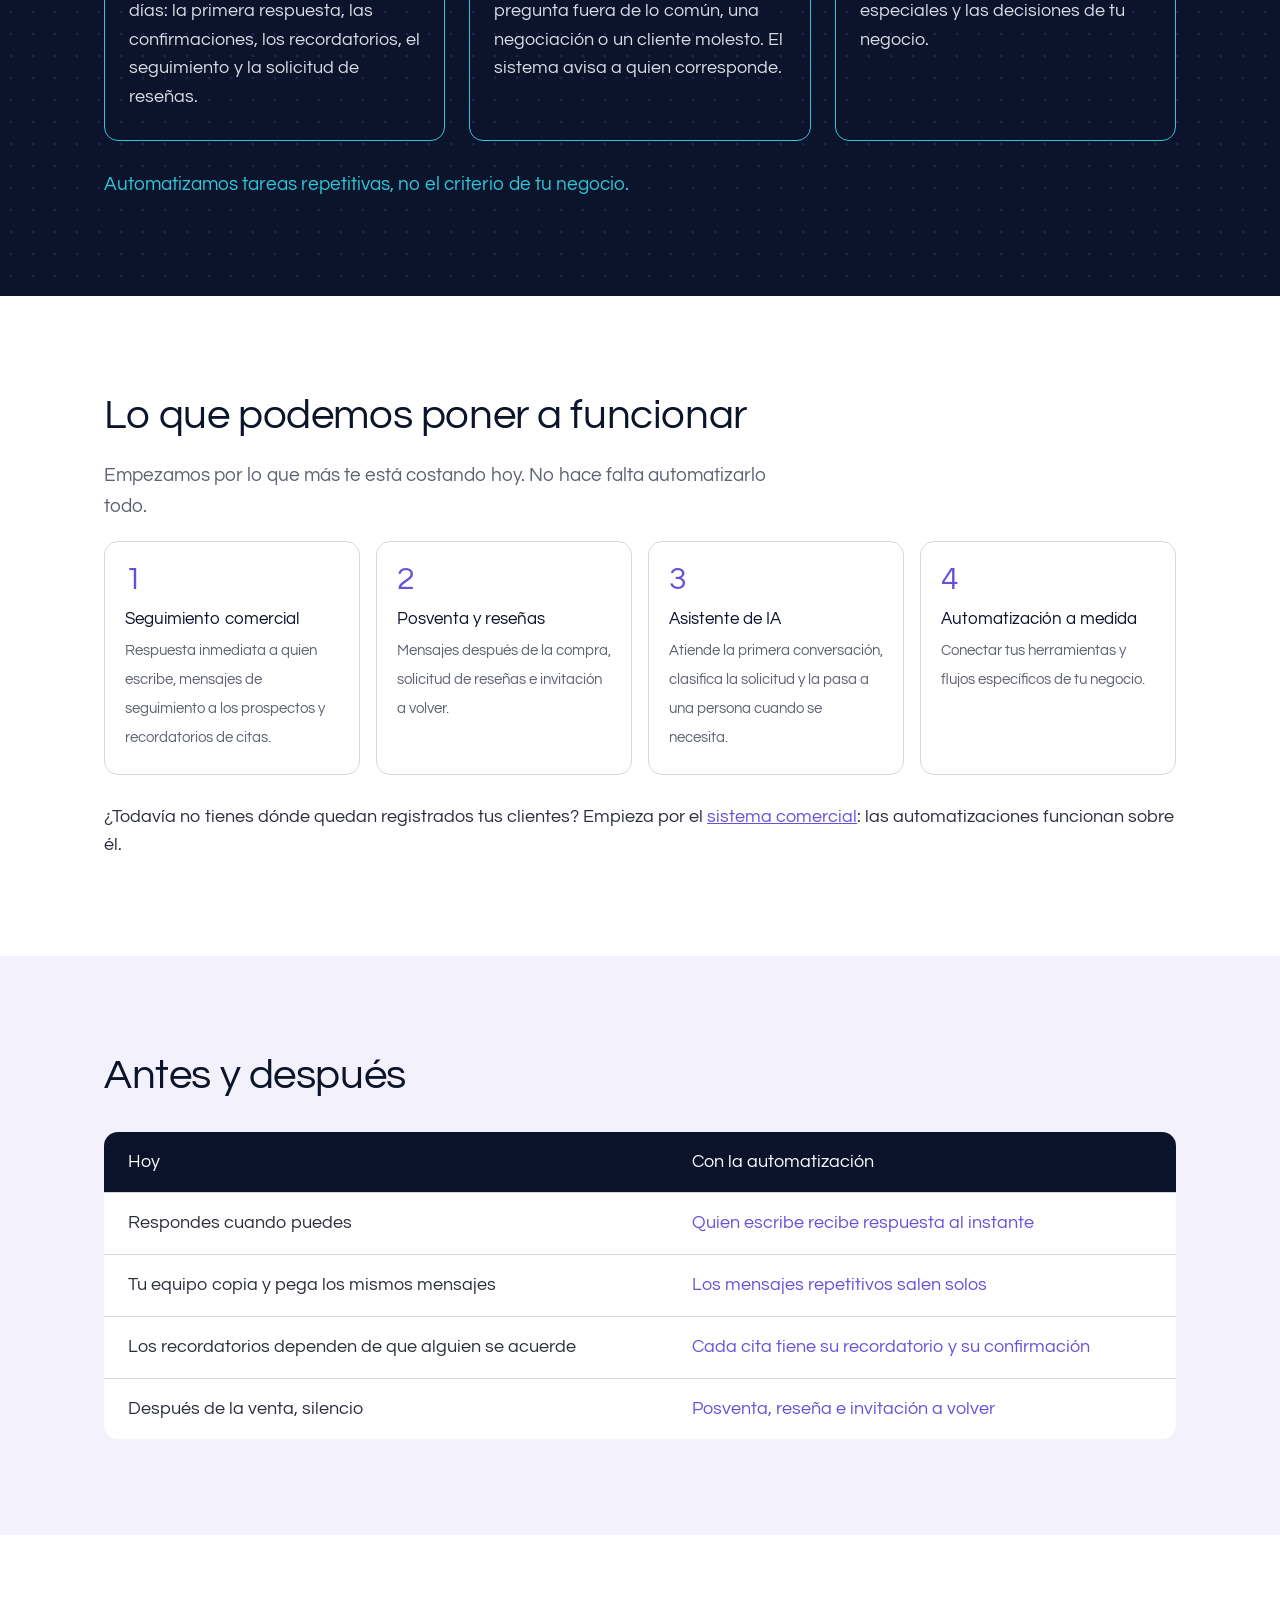
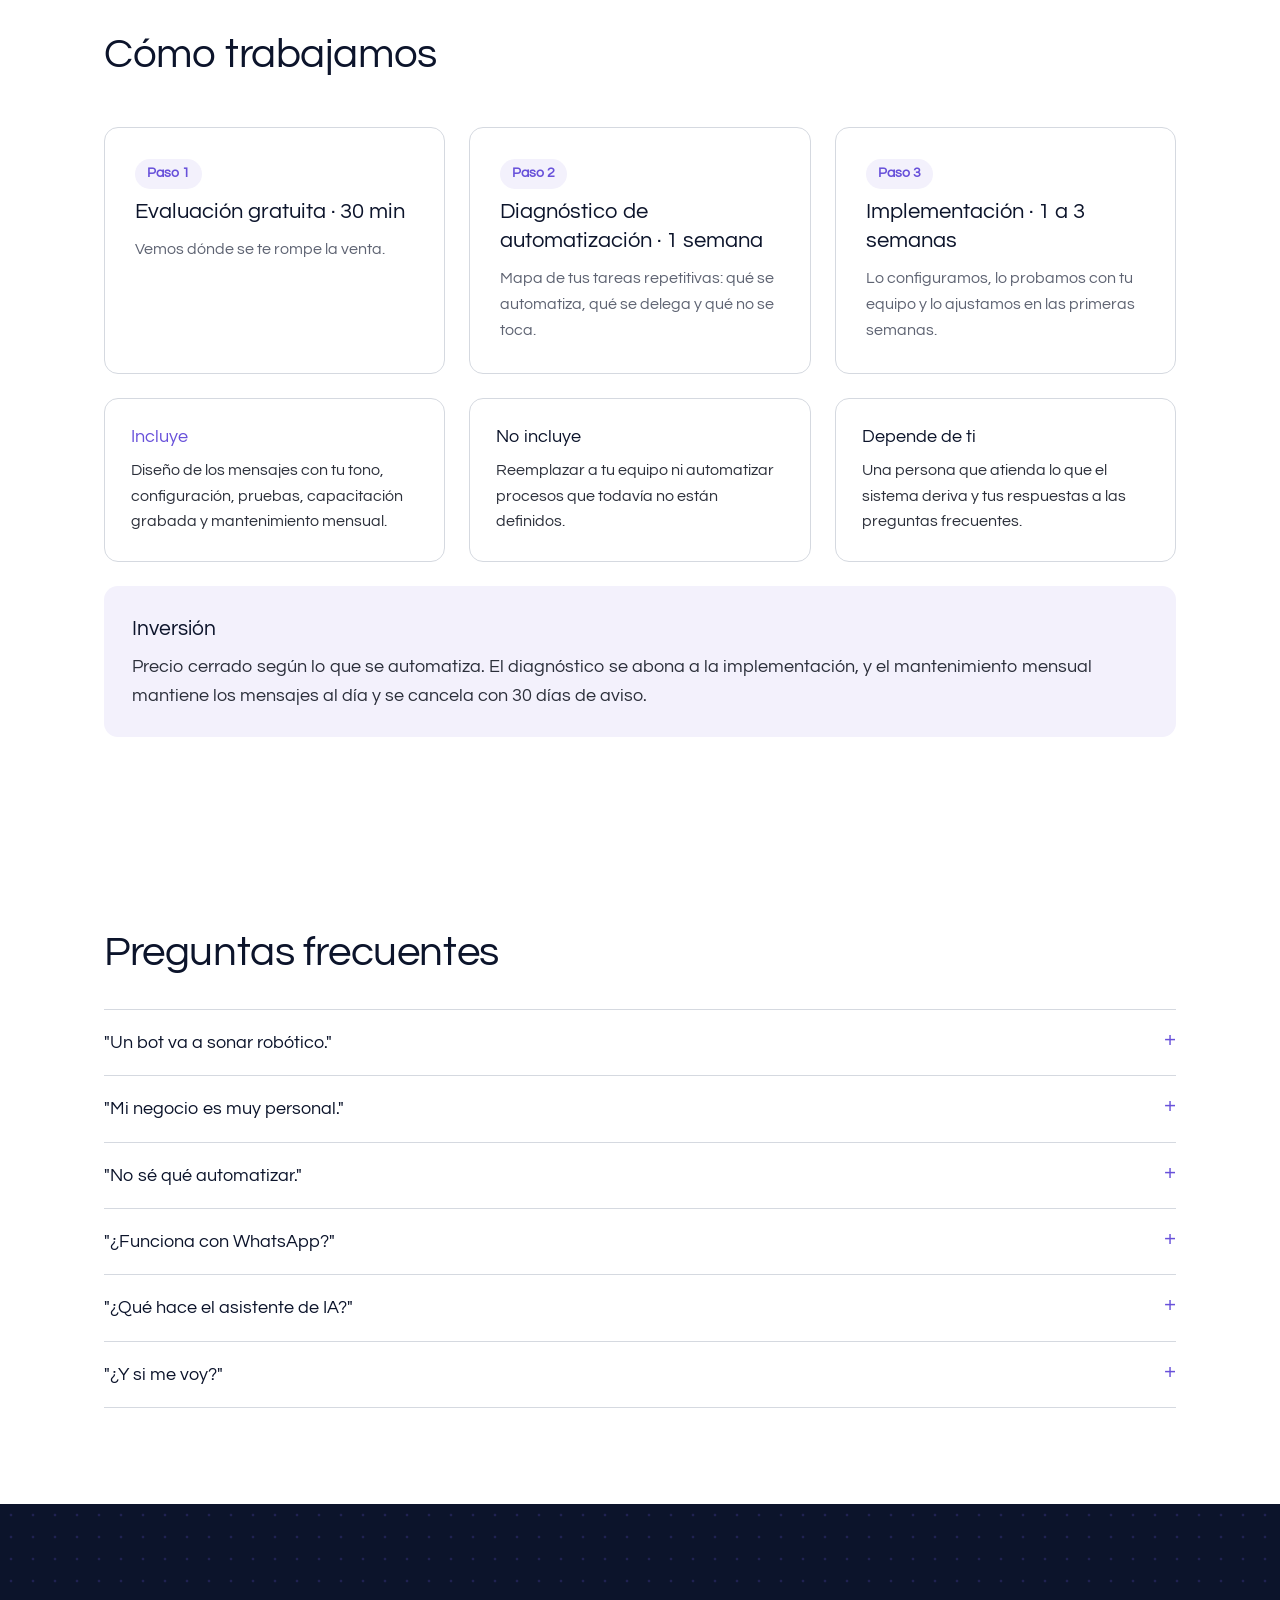
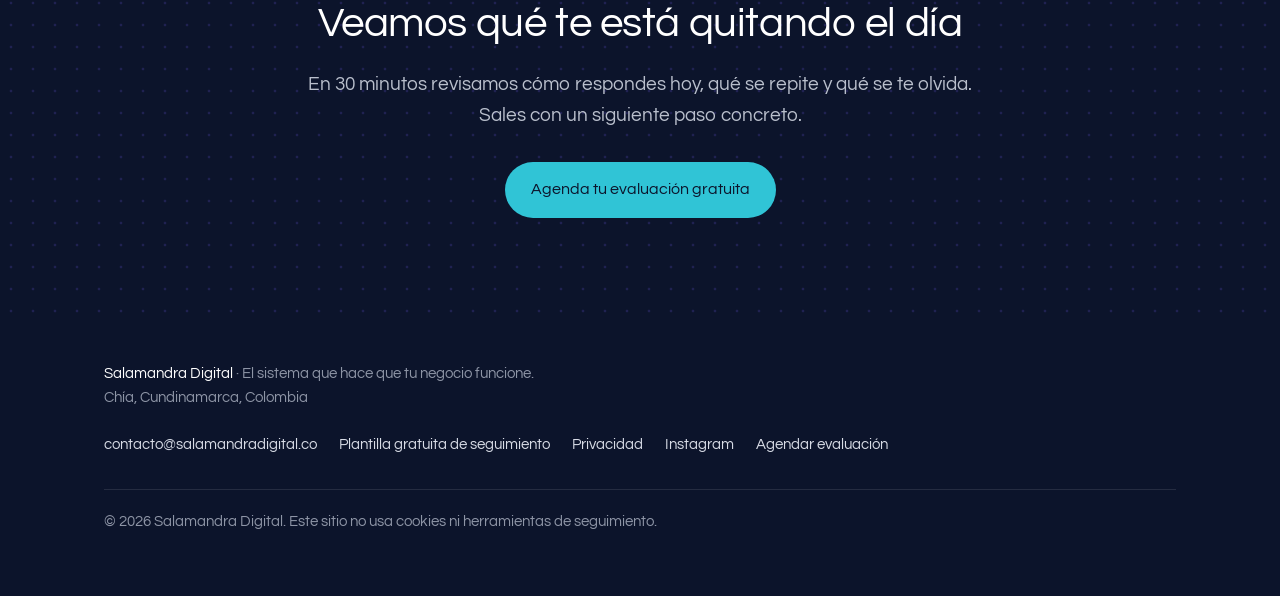
<file: site/automatizacion-e-ia.html>
<!doctype html>
<html lang="es">
<head>
<meta charset="utf-8">
<meta name="viewport" content="width=device-width, initial-scale=1">
<title>Automatización de WhatsApp y asistente de IA para tu negocio | Salamandra Digital</title>
<meta name="description" content="Automatizamos la respuesta inicial, los recordatorios, el seguimiento y la posventa en WhatsApp, y tu equipo atiende lo que requiere criterio. Respondes a tiempo sin estar pegado al celular.">
<link rel="canonical" href="https://salamandradigital.co/automatizacion-e-ia">
<meta property="og:type" content="website">
<meta property="og:title" content="¿Respondes tarde y se te van los clientes? · Salamandra Digital">
<meta property="og:description" content="Automatizamos tareas repetitivas, no el criterio de tu negocio.">
<meta property="og:url" content="https://salamandradigital.co/automatizacion-e-ia">
<meta property="og:image" content="https://salamandradigital.co/assets/logo.png">
<meta property="og:locale" content="es_CO">
<link rel="icon" type="image/png" href="assets/logo.png">
<link rel="preload" href="assets/fonts/questrial-latin-400-normal.woff2" as="font" type="font/woff2" crossorigin>
<link rel="stylesheet" href="assets/style.css">
<script type="application/ld+json">
{
  "@context": "https://schema.org",
  "@type": "Service",
  "name": "Automatización e IA",
  "serviceType": "Automatización de WhatsApp, recordatorios, posventa y asistente de IA",
  "provider": { "@type": "ProfessionalService", "name": "Salamandra Digital", "url": "https://salamandradigital.co/" },
  "areaServed": ["Latinoamérica", "España", "Estados Unidos"],
  "description": "Respuesta inmediata, recordatorios, seguimiento, posventa y reseñas automatizados, con asistente de IA que deriva a una persona cuando se requiere criterio."
}
</script>
</head>
<body>
<a class="skip" href="#contenido">Saltar al contenido</a>
<div class="ticker" role="region" aria-label="Servicios de Salamandra Digital"><div class="ticker__track"><div class="ticker__group"><a href="/gestion-de-proyectos-digitales">Gestión de proyectos digitales</a><span class="ticker__sep" aria-hidden="true">◆</span><a href="/gestion-de-proyectos-digitales#lanzamientos">Lanzamientos y proyectos de creadores</a><span class="ticker__sep" aria-hidden="true">◆</span><a href="/sistema-comercial">Que no se te pierda ningún cliente</a><span class="ticker__sep" aria-hidden="true">◆</span><a href="/automatizacion-e-ia">Responde a tiempo, sin estar pegado al celular</a><span class="ticker__sep" aria-hidden="true">◆</span><a href="/privacidad-digital">Protección de datos en tu página web</a><span class="ticker__sep" aria-hidden="true">◆</span><a href="/gestion-de-proyectos-digitales#operacion">Gestión operativa</a><span class="ticker__sep" aria-hidden="true">◆</span><a href="https://calendly.com/salamandrradigital/evaluacion" target="_blank" rel="noopener">Evaluación gratuita de 30 minutos</a><span class="ticker__sep" aria-hidden="true">◆</span></div><div class="ticker__group" aria-hidden="true"><a href="/gestion-de-proyectos-digitales" tabindex="-1">Gestión de proyectos digitales</a><span class="ticker__sep" aria-hidden="true">◆</span><a href="/gestion-de-proyectos-digitales#lanzamientos" tabindex="-1">Lanzamientos y proyectos de creadores</a><span class="ticker__sep" aria-hidden="true">◆</span><a href="/sistema-comercial" tabindex="-1">Que no se te pierda ningún cliente</a><span class="ticker__sep" aria-hidden="true">◆</span><a href="/automatizacion-e-ia" tabindex="-1">Responde a tiempo, sin estar pegado al celular</a><span class="ticker__sep" aria-hidden="true">◆</span><a href="/privacidad-digital" tabindex="-1">Protección de datos en tu página web</a><span class="ticker__sep" aria-hidden="true">◆</span><a href="/gestion-de-proyectos-digitales#operacion" tabindex="-1">Gestión operativa</a><span class="ticker__sep" aria-hidden="true">◆</span><a href="https://calendly.com/salamandrradigital/evaluacion" target="_blank" rel="noopener" tabindex="-1">Evaluación gratuita de 30 minutos</a><span class="ticker__sep" aria-hidden="true">◆</span></div></div></div>

<header class="header">
  <div class="wrap header__inner">
    <a class="header__logo" href="./" aria-label="Salamandra Digital, inicio"><img src="assets/logo.png" alt="Salamandra Digital" width="259" height="143"></a>
    <nav class="nav" aria-label="Principal">
      <a href="./#cadena">La cadena de la venta</a>
      <a href="gestion-de-proyectos-digitales">Proyectos digitales</a>
      <a href="privacidad-digital">Privacidad</a>
      <a href="./#nosotros">Quiénes somos</a>
      <a class="btn btn--small" href="https://calendly.com/salamandrradigital/evaluacion" target="_blank" rel="noopener">Agenda tu evaluación</a>
    </nav>
  </div>
</header>

<main id="contenido">

  <section class="hero hero--line">
    <div class="wrap hero__grid">
      <div>
        <p class="kicker">Automatización e IA · Eslabón Responder</p>
        <h1>¿Respondes tarde y se te van los clientes?</h1>
        <p class="lead">Te escriben a las 9 de la noche, contestas al otro día y ya le compraron a otro. No es falta de ganas: es que todo depende de que alguien esté pegado al celular.</p>
        <div class="actions">
          <a class="btn" href="https://calendly.com/salamandrradigital/evaluacion" target="_blank" rel="noopener">Agenda tu evaluación gratuita</a>
          <a class="btn btn--ghost" href="#que-se-automatiza">Qué se automatiza y qué no</a>
        </div>
      </div>
      <div class="inbox" role="img" aria-label="Ejemplo de los mensajes que salen solos durante la relación con un cliente: respuesta inmediata, recordatorio de cita, mensaje posventa y solicitud de reseña">
        <div class="inbox__head"><span>Lo que sale solo</span><span class="tag tag--cyan">Automático</span></div>
        <div class="inbox__row"><span class="inbox__avatar">1</span><div class="inbox__body"><b>Respuesta inmediata</b> <small>Al instante</small><p>"Hola, gracias por escribir. ¿Buscas agendar o tienes una pregunta?"</p></div><span class="tag">WhatsApp</span></div>
        <div class="inbox__row"><span class="inbox__avatar">2</span><div class="inbox__body"><b>Recordatorio de cita</b> <small>24 horas antes</small><p>"Te esperamos mañana a las 10. ¿Confirmas?"</p></div><span class="tag">Agenda</span></div>
        <div class="inbox__row"><span class="inbox__avatar">3</span><div class="inbox__body"><b>Mensaje posventa</b> <small>Día 2</small><p>"¿Cómo te fue? Si tienes dudas, aquí estamos."</p></div><span class="tag">Posventa</span></div>
        <div class="inbox__row"><span class="inbox__avatar">4</span><div class="inbox__body"><b>Solicitud de reseña</b> <small>Día 7</small><p>"¿Nos dejas tu opinión? Nos ayuda mucho."</p></div><span class="tag tag--gray">Reseñas</span></div>
        <div class="inbox__foot">Lo que requiere criterio lo responde tu equipo</div>
      </div>
    </div>
  </section>

  <section class="section section--light">
    <div class="wrap">
      <h2>¿Te pasa esto?</h2>
      <div class="pains">
        <blockquote>"Respondo tarde y pierdo clientes."</blockquote>
        <blockquote>"Mi equipo pierde el día en tareas repetitivas."</blockquote>
        <blockquote>"Siempre se nos olvida hacer seguimiento."</blockquote>
        <blockquote>"Los clientes no vuelven y no sé por qué."</blockquote>
      </div>
      <p class="lead">Si te reconociste en dos o más, el problema no es tu equipo. Es que lo repetitivo depende de que alguien se acuerde.</p>
    </div>
  </section>

  <section class="section section--navy" id="que-se-automatiza">
    <div class="wrap">
      <h2>Qué se automatiza y qué no</h2>
      <div class="parts">
        <div class="part"><h3>Se automatiza</h3><p>Lo que se repite igual todos los días: la primera respuesta, las confirmaciones, los recordatorios, el seguimiento y la solicitud de reseñas.</p></div>
        <div class="part"><h3>Se deriva a una persona</h3><p>Lo que necesita criterio: una pregunta fuera de lo común, una negociación o un cliente molesto. El sistema avisa a quien corresponde.</p></div>
        <div class="part"><h3>No se toca</h3><p>Tu forma de atender, tus precios especiales y las decisiones de tu negocio.</p></div>
      </div>
      <p class="highlight">Automatizamos tareas repetitivas, no el criterio de tu negocio.</p>
    </div>
  </section>

  <section class="section">
    <div class="wrap">
      <h2>Lo que podemos poner a funcionar</h2>
      <p class="lead">Empezamos por lo que más te está costando hoy. No hace falta automatizarlo todo.</p>
      <ol class="features features--4">
        <li><b>Seguimiento comercial</b><span>Respuesta inmediata a quien escribe, mensajes de seguimiento a los prospectos y recordatorios de citas.</span></li>
        <li><b>Posventa y reseñas</b><span>Mensajes después de la compra, solicitud de reseñas e invitación a volver.</span></li>
        <li><b>Asistente de IA</b><span>Atiende la primera conversación, clasifica la solicitud y la pasa a una persona cuando se necesita.</span></li>
        <li><b>Automatización a medida</b><span>Conectar tus herramientas y flujos específicos de tu negocio.</span></li>
      </ol>
      <p class="features__note">¿Todavía no tienes dónde quedan registrados tus clientes? Empieza por el <a href="sistema-comercial">sistema comercial</a>: las automatizaciones funcionan sobre él.</p>
    </div>
  </section>

  <section class="section section--light">
    <div class="wrap">
      <h2>Antes y después</h2>
      <table class="compare">
        <thead><tr><th scope="col">Hoy</th><th scope="col">Con la automatización</th></tr></thead>
        <tbody>
          <tr><td>Respondes cuando puedes</td><td>Quien escribe recibe respuesta al instante</td></tr>
          <tr><td>Tu equipo copia y pega los mismos mensajes</td><td>Los mensajes repetitivos salen solos</td></tr>
          <tr><td>Los recordatorios dependen de que alguien se acuerde</td><td>Cada cita tiene su recordatorio y su confirmación</td></tr>
          <tr><td>Después de la venta, silencio</td><td>Posventa, reseña e invitación a volver</td></tr>
        </tbody>
      </table>
    </div>
  </section>

  <section class="section">
    <div class="wrap">
      <h2>Cómo trabajamos</h2>
      <div class="steps">
        <div class="step"><span class="step__label">Paso 1</span><h3>Evaluación gratuita · 30 min</h3><p>Vemos dónde se te rompe la venta.</p></div>
        <div class="step"><span class="step__label">Paso 2</span><h3>Diagnóstico de automatización · 1 semana</h3><p>Mapa de tus tareas repetitivas: qué se automatiza, qué se delega y qué no se toca.</p></div>
        <div class="step"><span class="step__label">Paso 3</span><h3>Implementación · 1 a 3 semanas</h3><p>Lo configuramos, lo probamos con tu equipo y lo ajustamos en las primeras semanas.</p></div>
      </div>
      <div class="scope">
        <div class="is-yes"><h3>Incluye</h3><p>Diseño de los mensajes con tu tono, configuración, pruebas, capacitación grabada y mantenimiento mensual.</p></div>
        <div><h3>No incluye</h3><p>Reemplazar a tu equipo ni automatizar procesos que todavía no están definidos.</p></div>
        <div><h3>Depende de ti</h3><p>Una persona que atienda lo que el sistema deriva y tus respuestas a las preguntas frecuentes.</p></div>
      </div>
      <div class="price"><strong>Inversión</strong><span>Precio cerrado según lo que se automatiza. El diagnóstico se abona a la implementación, y el mantenimiento mensual mantiene los mensajes al día y se cancela con 30 días de aviso.</span></div>
    </div>
  </section>

  <section class="section">
    <div class="wrap">
      <h2>Preguntas frecuentes</h2>
      <div class="faq">
        <details><summary>"Un bot va a sonar robótico."</summary><p>La automatización hace lo repetitivo con mensajes escritos en tu tono, y deriva a una persona cuando se requiere criterio. Nadie queda atrapado hablando con una máquina.</p></details>
        <details><summary>"Mi negocio es muy personal."</summary><p>Automatizamos tareas, no el criterio de tu negocio. Lo que hace especial tu atención lo sigue haciendo tu equipo, con más tiempo para hacerlo.</p></details>
        <details><summary>"No sé qué automatizar."</summary><p>Para eso es el diagnóstico: definimos contigo qué se automatiza, qué se delega y qué no se toca.</p></details>
        <details><summary>"¿Funciona con WhatsApp?"</summary><p>Sí. Usamos la conexión oficial de WhatsApp. Meta cobra los mensajes que se envían fuera de una conversación abierta, según el uso, y te lo explicamos antes de empezar.</p></details>
        <details><summary>"¿Qué hace el asistente de IA?"</summary><p>Responde la primera conversación con la información que tú apruebas, clasifica la solicitud y la pasa a una persona. No promete precios, no cierra ventas y no decide por tu negocio.</p></details>
        <details><summary>"¿Y si me voy?"</summary><p>Tus contactos y tus datos son tuyos. La mensualidad se cancela con 30 días de aviso y te entregamos tu información sin costo.</p></details>
      </div>
    </div>
  </section>

  <section class="section section--navy final">
    <div class="wrap">
      <h2>Veamos qué te está quitando el día</h2>
      <p class="lead">En 30 minutos revisamos cómo respondes hoy, qué se repite y qué se te olvida. Sales con un siguiente paso concreto.</p>
      <div class="actions">
        <a class="btn btn--light" href="https://calendly.com/salamandrradigital/evaluacion" target="_blank" rel="noopener">Agenda tu evaluación gratuita</a>
      </div>
    </div>
  </section>

</main>

<footer class="footer">
  <div class="wrap footer__inner">
    <div><span class="footer__brand">Salamandra Digital</span> · El sistema que hace que tu negocio funcione.<br>Chía, Cundinamarca, Colombia</div>
    <nav class="footer__links" aria-label="Secundaria">
      <a href="mailto:contacto@salamandradigital.co">contacto@salamandradigital.co</a>
      <a href="recursos/plantilla-seguimiento-clientes">Plantilla gratuita de seguimiento</a>
      <a href="privacidad">Privacidad</a>
      <a href="https://www.instagram.com/salamandradigital" target="_blank" rel="noopener">Instagram</a>
      <a href="https://calendly.com/salamandrradigital/evaluacion" target="_blank" rel="noopener">Agendar evaluación</a>
    </nav>
    <p class="footer__clean">© 2026 Salamandra Digital. Este sitio no usa cookies ni herramientas de seguimiento.</p>
  </div>
</footer>
<aside class="aviso" id="aviso" hidden role="region" aria-label="Aviso de privacidad">
  <p class="aviso__title">Este sitio no usa cookies</p>
  <p>Ni cookies, ni píxeles, ni analítica. No hay nada que aceptar: así se ve una web que respeta tu privacidad.</p>
  <div class="aviso__actions">
    <button class="aviso__ok" type="button">Entendido</button>
    <a href="privacidad">Ver cómo lo hacemos</a>
  </div>
</aside>
<script src="assets/site.js" defer></script>
</body>
</html>
</file>
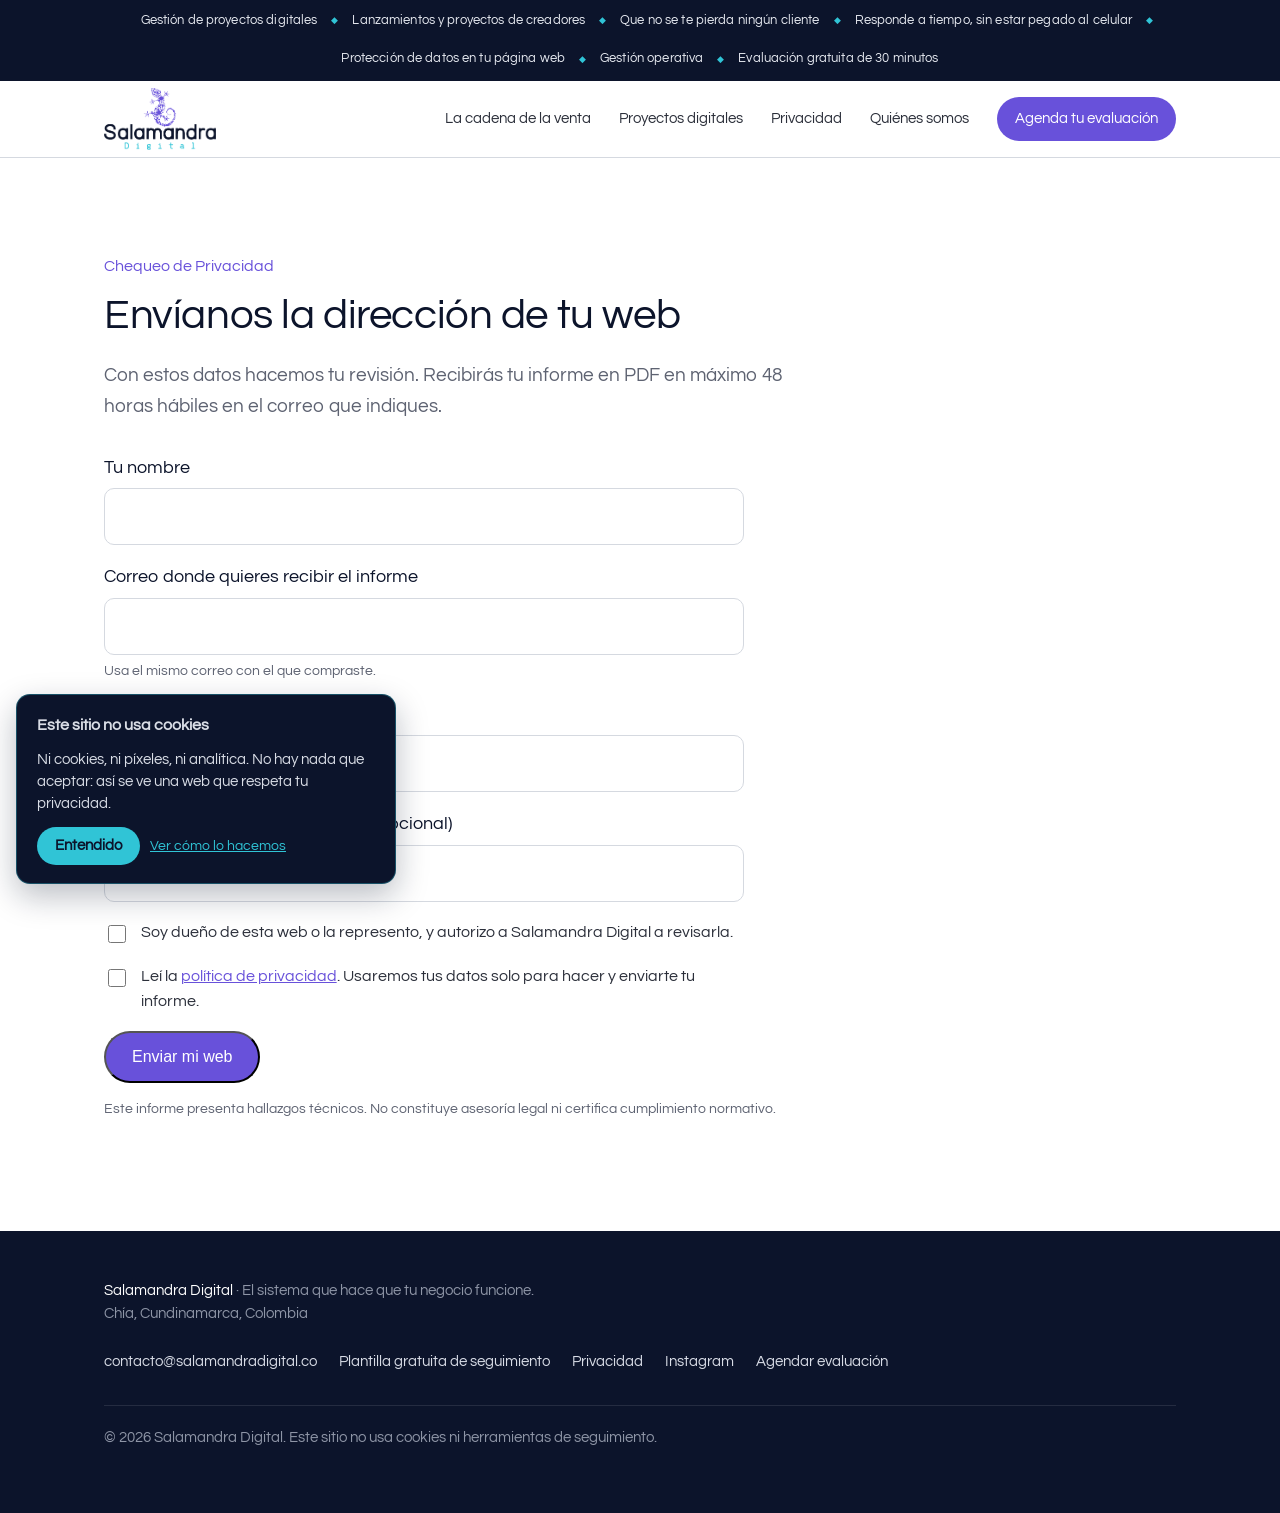
<file: site/chequeo-enviar.html>
<!doctype html>
<html lang="es">
<head>
<meta charset="utf-8">
<meta name="viewport" content="width=device-width, initial-scale=1">
<title>Envía tu web · Chequeo de Privacidad | Salamandra Digital</title>
<meta name="robots" content="noindex">
<meta name="description" content="Formulario para enviar la dirección de tu web y recibir tu Chequeo de Privacidad.">
<link rel="canonical" href="https://salamandradigital.co/chequeo-enviar">
<meta property="og:type" content="website">
<meta property="og:title" content="Envía tu web · Chequeo de Privacidad">
<meta property="og:description" content="Formulario del Chequeo de Privacidad.">
<meta property="og:url" content="https://salamandradigital.co/chequeo-enviar">
<meta property="og:image" content="https://salamandradigital.co/assets/logo.png">
<meta property="og:locale" content="es_CO">
<link rel="icon" type="image/png" href="assets/logo.png">
<link rel="preload" href="assets/fonts/questrial-latin-400-normal.woff2" as="font" type="font/woff2" crossorigin>
<link rel="stylesheet" href="assets/style.css">
<script type="application/ld+json">{"@context":"https://schema.org","@type":"WebPage","name":"Envía tu web para el Chequeo de Privacidad"}</script>
</head>
<body>
<a class="skip" href="#contenido">Saltar al contenido</a>
<div class="ticker" role="region" aria-label="Servicios de Salamandra Digital"><div class="ticker__track"><div class="ticker__group"><a href="/gestion-de-proyectos-digitales">Gestión de proyectos digitales</a><span class="ticker__sep" aria-hidden="true">◆</span><a href="/gestion-de-proyectos-digitales#lanzamientos">Lanzamientos y proyectos de creadores</a><span class="ticker__sep" aria-hidden="true">◆</span><a href="/sistema-comercial">Que no se te pierda ningún cliente</a><span class="ticker__sep" aria-hidden="true">◆</span><a href="/automatizacion-e-ia">Responde a tiempo, sin estar pegado al celular</a><span class="ticker__sep" aria-hidden="true">◆</span><a href="/privacidad-digital">Protección de datos en tu página web</a><span class="ticker__sep" aria-hidden="true">◆</span><a href="/gestion-de-proyectos-digitales#operacion">Gestión operativa</a><span class="ticker__sep" aria-hidden="true">◆</span><a href="https://calendly.com/salamandrradigital/evaluacion" target="_blank" rel="noopener">Evaluación gratuita de 30 minutos</a><span class="ticker__sep" aria-hidden="true">◆</span></div><div class="ticker__group" aria-hidden="true"><a href="/gestion-de-proyectos-digitales" tabindex="-1">Gestión de proyectos digitales</a><span class="ticker__sep" aria-hidden="true">◆</span><a href="/gestion-de-proyectos-digitales#lanzamientos" tabindex="-1">Lanzamientos y proyectos de creadores</a><span class="ticker__sep" aria-hidden="true">◆</span><a href="/sistema-comercial" tabindex="-1">Que no se te pierda ningún cliente</a><span class="ticker__sep" aria-hidden="true">◆</span><a href="/automatizacion-e-ia" tabindex="-1">Responde a tiempo, sin estar pegado al celular</a><span class="ticker__sep" aria-hidden="true">◆</span><a href="/privacidad-digital" tabindex="-1">Protección de datos en tu página web</a><span class="ticker__sep" aria-hidden="true">◆</span><a href="/gestion-de-proyectos-digitales#operacion" tabindex="-1">Gestión operativa</a><span class="ticker__sep" aria-hidden="true">◆</span><a href="https://calendly.com/salamandrradigital/evaluacion" target="_blank" rel="noopener" tabindex="-1">Evaluación gratuita de 30 minutos</a><span class="ticker__sep" aria-hidden="true">◆</span></div></div></div>

<header class="header">
  <div class="wrap header__inner">
    <a class="header__logo" href="./" aria-label="Salamandra Digital, inicio"><img src="assets/logo.png" alt="Salamandra Digital" width="259" height="143"></a>
    <nav class="nav" aria-label="Principal">
      <a href="./#cadena">La cadena de la venta</a>
      <a href="gestion-de-proyectos-digitales">Proyectos digitales</a>
      <a href="privacidad-digital">Privacidad</a>
      <a href="./#nosotros">Quiénes somos</a>
      <a class="btn btn--small" href="https://calendly.com/salamandrradigital/evaluacion" target="_blank" rel="noopener">Agenda tu evaluación</a>
    </nav>
  </div>
</header>

<main id="contenido">
  <section class="section">
    <div class="wrap">
      <p class="kicker">Chequeo de Privacidad</p>
      <h2>Envíanos la dirección de tu web</h2>
      <p class="lead">Con estos datos hacemos tu revisión. Recibirás tu informe en PDF en máximo 48 horas hábiles en el correo que indiques.</p>
      <form class="form" action="enviar-chequeo.php" method="post">
        <label>Tu nombre<input type="text" name="nombre" required maxlength="120" autocomplete="name"></label>
        <label>Correo donde quieres recibir el informe<input type="email" name="correo" required maxlength="160" autocomplete="email"><small>Usa el mismo correo con el que compraste.</small></label>
        <label>Dirección de la web a revisar<input type="url" name="web" required maxlength="300" placeholder="https://tuweb.com"></label>
        <label>Página de tu embudo o de venta (opcional)<input type="url" name="pagina" maxlength="300" placeholder="https://tuweb.com/oferta"></label>
        <label class="hp" aria-hidden="true">No llenar<input type="text" name="sitio_web" tabindex="-1" autocomplete="off"></label>
        <label class="check"><input type="checkbox" name="autoriza" value="si" required><span>Soy dueño de esta web o la represento, y autorizo a Salamandra Digital a revisarla.</span></label>
        <label class="check"><input type="checkbox" name="politica" value="si" required><span>Leí la <a href="privacidad">política de privacidad</a>. Usaremos tus datos solo para hacer y enviarte tu informe.</span></label>
        <div><button class="btn" type="submit">Enviar mi web</button></div>
      </form>
      <p class="note">Este informe presenta hallazgos técnicos. No constituye asesoría legal ni certifica cumplimiento normativo.</p>
    </div>
  </section>
</main>

<footer class="footer">
  <div class="wrap footer__inner">
    <div><span class="footer__brand">Salamandra Digital</span> · El sistema que hace que tu negocio funcione.<br>Chía, Cundinamarca, Colombia</div>
    <nav class="footer__links" aria-label="Secundaria">
      <a href="mailto:contacto@salamandradigital.co">contacto@salamandradigital.co</a>
      <a href="recursos/plantilla-seguimiento-clientes">Plantilla gratuita de seguimiento</a>
      <a href="privacidad">Privacidad</a>
      <a href="https://www.instagram.com/salamandradigital" target="_blank" rel="noopener">Instagram</a>
      <a href="https://calendly.com/salamandrradigital/evaluacion" target="_blank" rel="noopener">Agendar evaluación</a>
    </nav>
    <p class="footer__clean">© 2026 Salamandra Digital. Este sitio no usa cookies ni herramientas de seguimiento.</p>
  </div>
</footer>
<aside class="aviso" id="aviso" hidden role="region" aria-label="Aviso de privacidad">
  <p class="aviso__title">Este sitio no usa cookies</p>
  <p>Ni cookies, ni píxeles, ni analítica. No hay nada que aceptar: así se ve una web que respeta tu privacidad.</p>
  <div class="aviso__actions">
    <button class="aviso__ok" type="button">Entendido</button>
    <a href="privacidad">Ver cómo lo hacemos</a>
  </div>
</aside>
<script src="assets/site.js" defer></script>
</body>
</html>
</file>
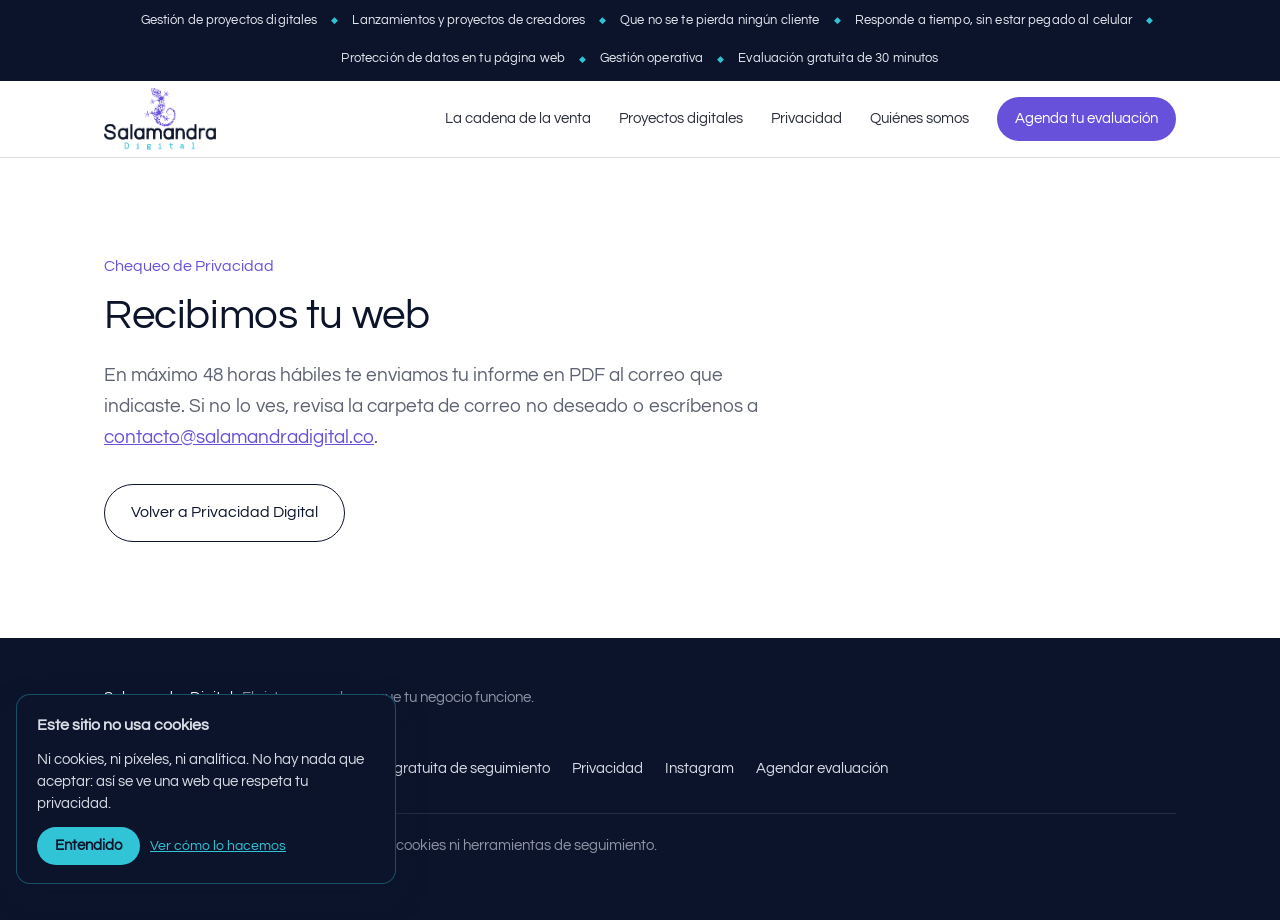
<file: site/chequeo-recibido.html>
<!doctype html>
<html lang="es">
<head>
<meta charset="utf-8">
<meta name="viewport" content="width=device-width, initial-scale=1">
<title>Recibimos tu web · Salamandra Digital</title>
<meta name="robots" content="noindex">
<meta name="description" content="Formulario para enviar la dirección de tu web y recibir tu Chequeo de Privacidad.">
<link rel="canonical" href="https://salamandradigital.co/chequeo-recibido">
<meta property="og:type" content="website">
<meta property="og:title" content="Envía tu web · Chequeo de Privacidad">
<meta property="og:description" content="Formulario del Chequeo de Privacidad.">
<meta property="og:url" content="https://salamandradigital.co/chequeo-recibido">
<meta property="og:image" content="https://salamandradigital.co/assets/logo.png">
<meta property="og:locale" content="es_CO">
<link rel="icon" type="image/png" href="assets/logo.png">
<link rel="preload" href="assets/fonts/questrial-latin-400-normal.woff2" as="font" type="font/woff2" crossorigin>
<link rel="stylesheet" href="assets/style.css">
<script type="application/ld+json">{"@context":"https://schema.org","@type":"WebPage","name":"Envía tu web para el Chequeo de Privacidad"}</script>
</head>
<body>
<a class="skip" href="#contenido">Saltar al contenido</a>
<div class="ticker" role="region" aria-label="Servicios de Salamandra Digital"><div class="ticker__track"><div class="ticker__group"><a href="/gestion-de-proyectos-digitales">Gestión de proyectos digitales</a><span class="ticker__sep" aria-hidden="true">◆</span><a href="/gestion-de-proyectos-digitales#lanzamientos">Lanzamientos y proyectos de creadores</a><span class="ticker__sep" aria-hidden="true">◆</span><a href="/sistema-comercial">Que no se te pierda ningún cliente</a><span class="ticker__sep" aria-hidden="true">◆</span><a href="/automatizacion-e-ia">Responde a tiempo, sin estar pegado al celular</a><span class="ticker__sep" aria-hidden="true">◆</span><a href="/privacidad-digital">Protección de datos en tu página web</a><span class="ticker__sep" aria-hidden="true">◆</span><a href="/gestion-de-proyectos-digitales#operacion">Gestión operativa</a><span class="ticker__sep" aria-hidden="true">◆</span><a href="https://calendly.com/salamandrradigital/evaluacion" target="_blank" rel="noopener">Evaluación gratuita de 30 minutos</a><span class="ticker__sep" aria-hidden="true">◆</span></div><div class="ticker__group" aria-hidden="true"><a href="/gestion-de-proyectos-digitales" tabindex="-1">Gestión de proyectos digitales</a><span class="ticker__sep" aria-hidden="true">◆</span><a href="/gestion-de-proyectos-digitales#lanzamientos" tabindex="-1">Lanzamientos y proyectos de creadores</a><span class="ticker__sep" aria-hidden="true">◆</span><a href="/sistema-comercial" tabindex="-1">Que no se te pierda ningún cliente</a><span class="ticker__sep" aria-hidden="true">◆</span><a href="/automatizacion-e-ia" tabindex="-1">Responde a tiempo, sin estar pegado al celular</a><span class="ticker__sep" aria-hidden="true">◆</span><a href="/privacidad-digital" tabindex="-1">Protección de datos en tu página web</a><span class="ticker__sep" aria-hidden="true">◆</span><a href="/gestion-de-proyectos-digitales#operacion" tabindex="-1">Gestión operativa</a><span class="ticker__sep" aria-hidden="true">◆</span><a href="https://calendly.com/salamandrradigital/evaluacion" target="_blank" rel="noopener" tabindex="-1">Evaluación gratuita de 30 minutos</a><span class="ticker__sep" aria-hidden="true">◆</span></div></div></div>

<header class="header">
  <div class="wrap header__inner">
    <a class="header__logo" href="./" aria-label="Salamandra Digital, inicio"><img src="assets/logo.png" alt="Salamandra Digital" width="259" height="143"></a>
    <nav class="nav" aria-label="Principal">
      <a href="./#cadena">La cadena de la venta</a>
      <a href="gestion-de-proyectos-digitales">Proyectos digitales</a>
      <a href="privacidad-digital">Privacidad</a>
      <a href="./#nosotros">Quiénes somos</a>
      <a class="btn btn--small" href="https://calendly.com/salamandrradigital/evaluacion" target="_blank" rel="noopener">Agenda tu evaluación</a>
    </nav>
  </div>
</header>

<main id="contenido">
  <section class="section">
    <div class="wrap">
      <p class="kicker">Chequeo de Privacidad</p>
      <h2>Recibimos tu web</h2>
      <p class="lead">En máximo 48 horas hábiles te enviamos tu informe en PDF al correo que indicaste. Si no lo ves, revisa la carpeta de correo no deseado o escríbenos a <a href="mailto:contacto@salamandradigital.co">contacto@salamandradigital.co</a>.</p>
      <div class="actions"><a class="btn btn--ghost" href="privacidad-digital">Volver a Privacidad Digital</a></div>
    </div>
  </section>
</main>

<footer class="footer">
  <div class="wrap footer__inner">
    <div><span class="footer__brand">Salamandra Digital</span> · El sistema que hace que tu negocio funcione.<br>Chía, Cundinamarca, Colombia</div>
    <nav class="footer__links" aria-label="Secundaria">
      <a href="mailto:contacto@salamandradigital.co">contacto@salamandradigital.co</a>
      <a href="recursos/plantilla-seguimiento-clientes">Plantilla gratuita de seguimiento</a>
      <a href="privacidad">Privacidad</a>
      <a href="https://www.instagram.com/salamandradigital" target="_blank" rel="noopener">Instagram</a>
      <a href="https://calendly.com/salamandrradigital/evaluacion" target="_blank" rel="noopener">Agendar evaluación</a>
    </nav>
    <p class="footer__clean">© 2026 Salamandra Digital. Este sitio no usa cookies ni herramientas de seguimiento.</p>
  </div>
</footer>
<aside class="aviso" id="aviso" hidden role="region" aria-label="Aviso de privacidad">
  <p class="aviso__title">Este sitio no usa cookies</p>
  <p>Ni cookies, ni píxeles, ni analítica. No hay nada que aceptar: así se ve una web que respeta tu privacidad.</p>
  <div class="aviso__actions">
    <button class="aviso__ok" type="button">Entendido</button>
    <a href="privacidad">Ver cómo lo hacemos</a>
  </div>
</aside>
<script src="assets/site.js" defer></script>
</body>
</html>
</file>
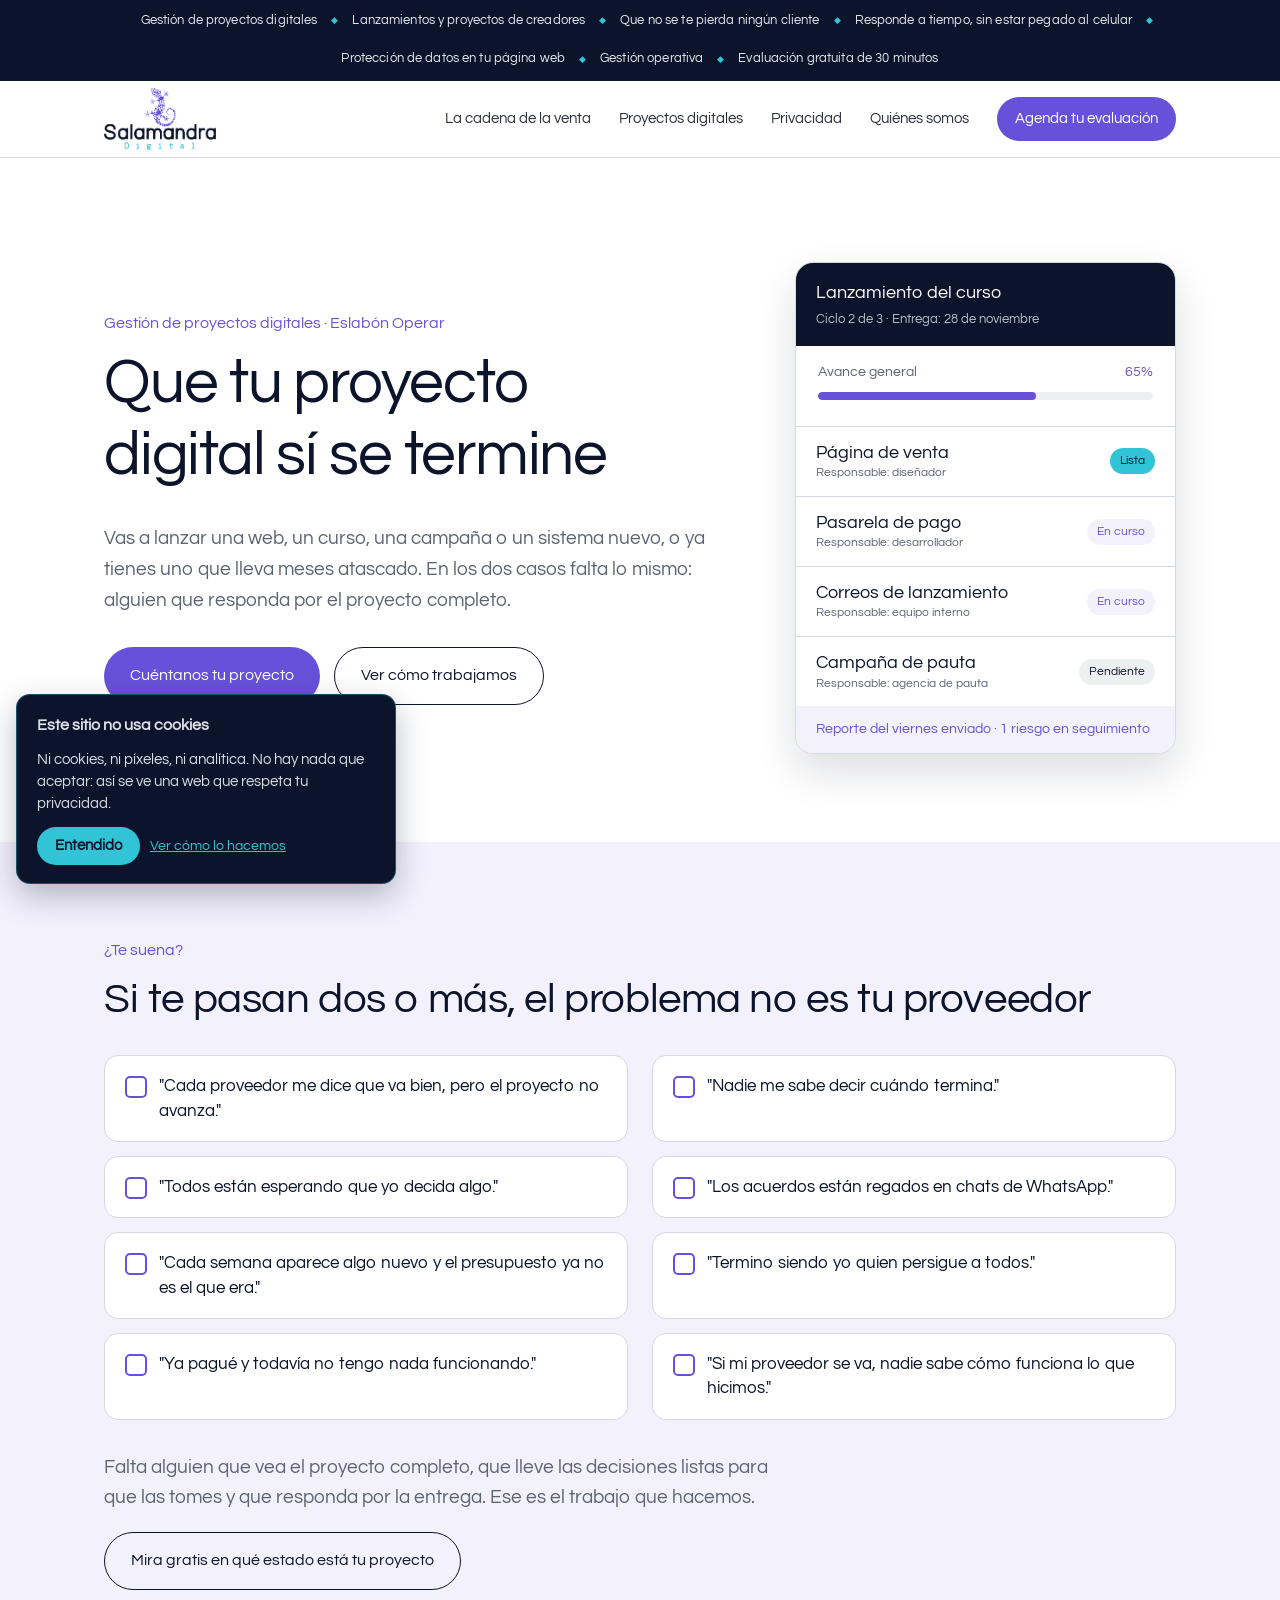
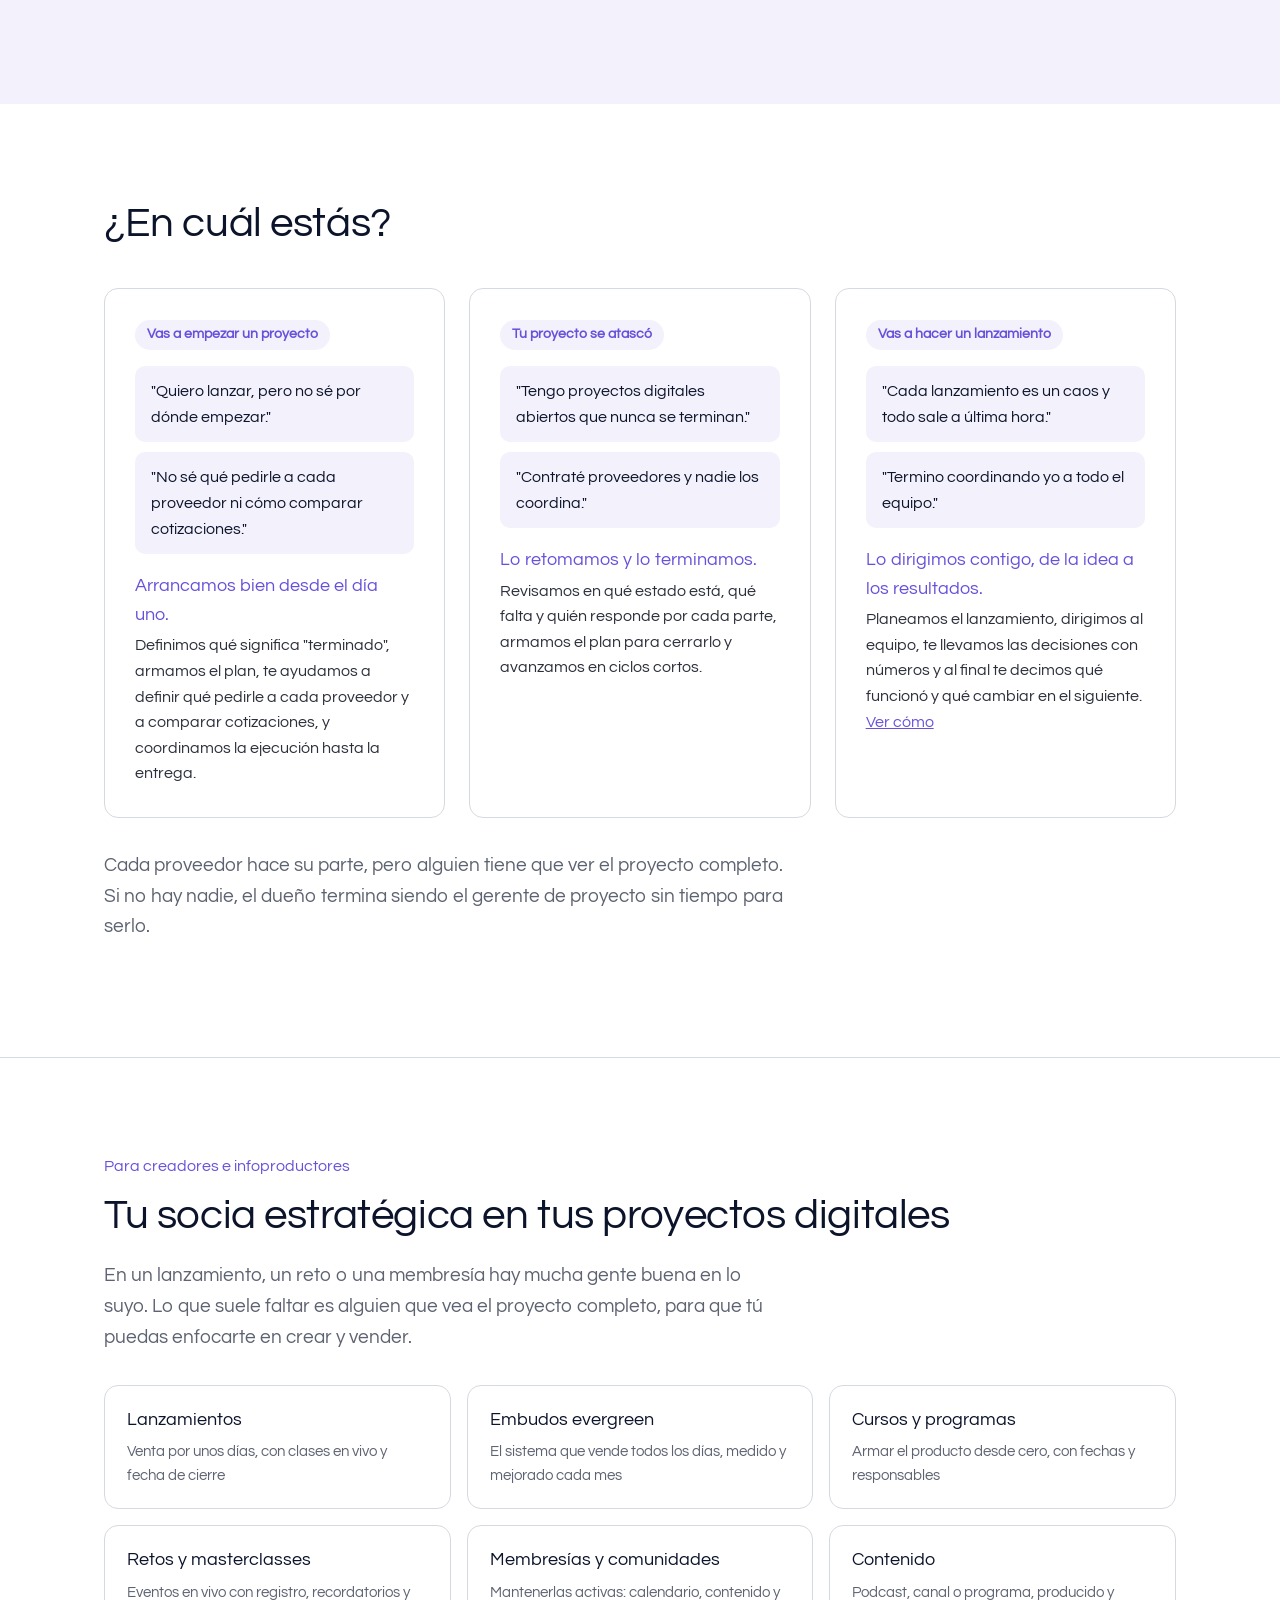
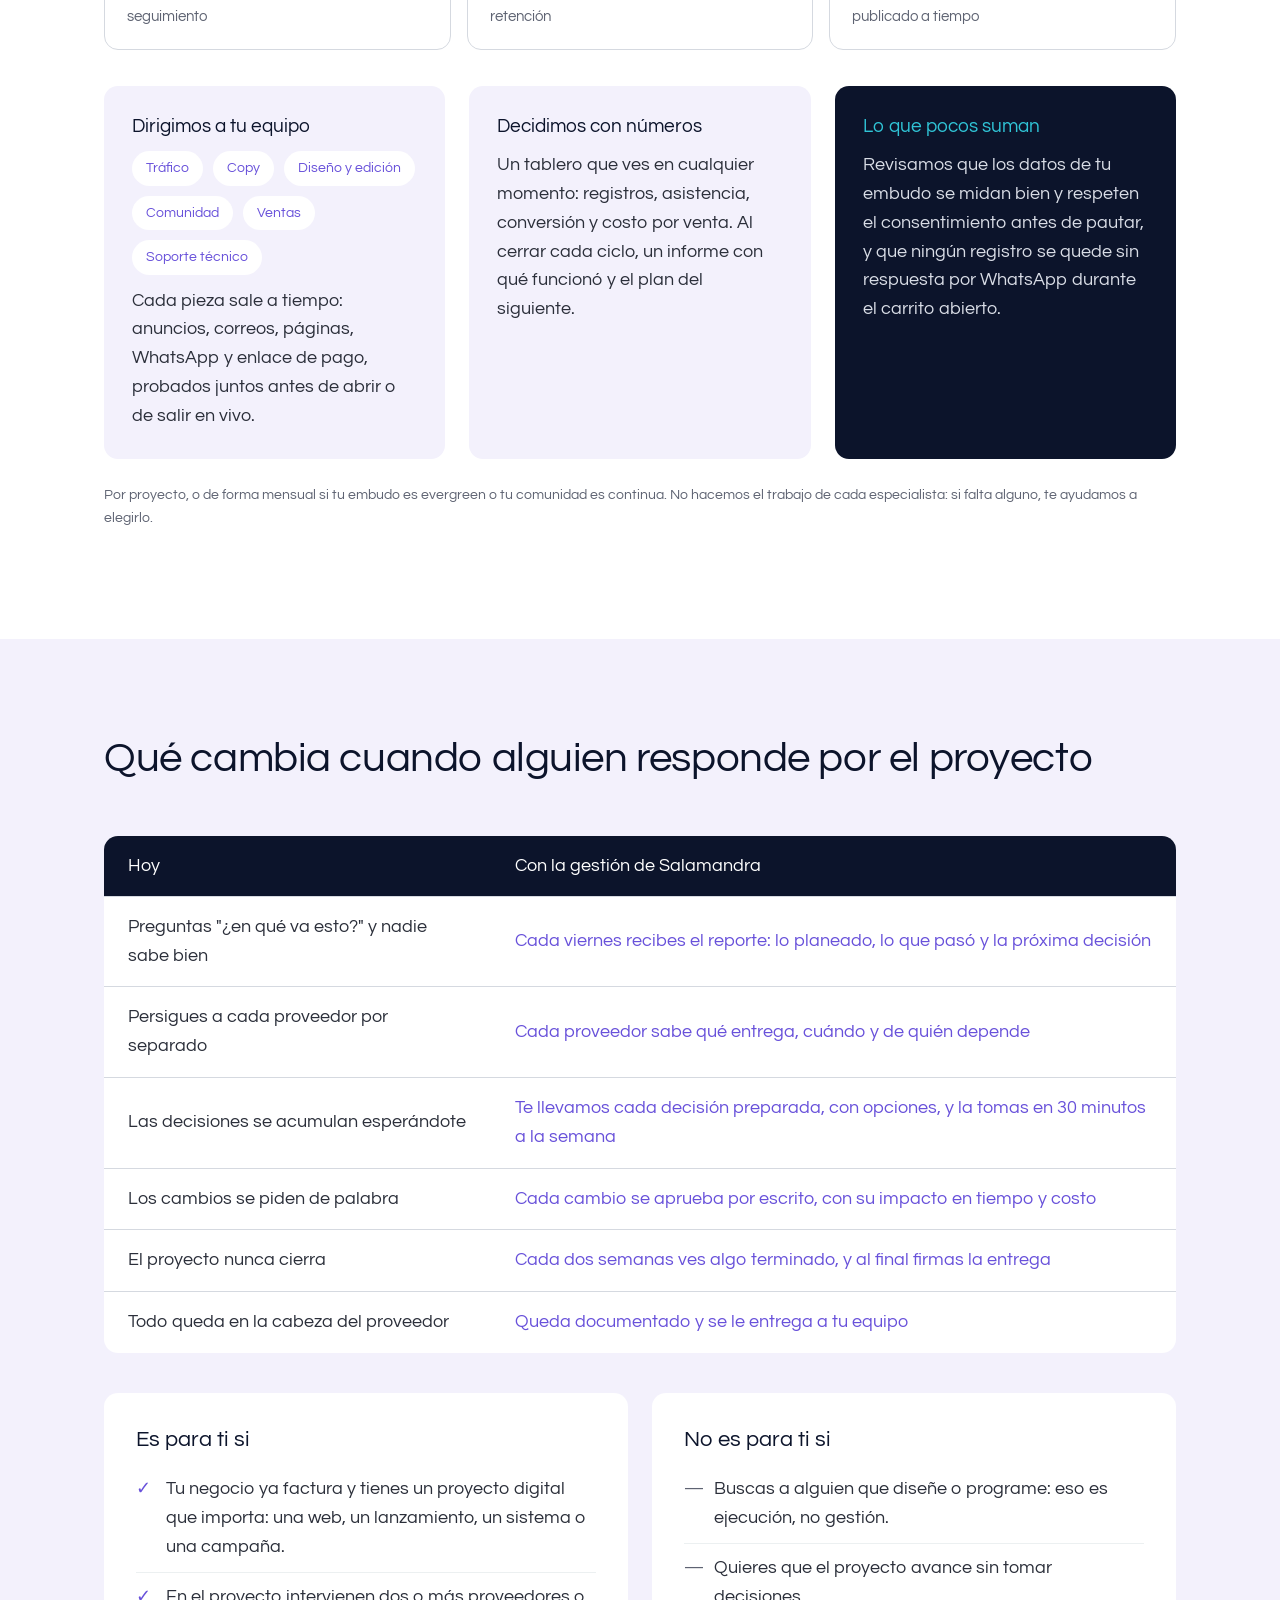
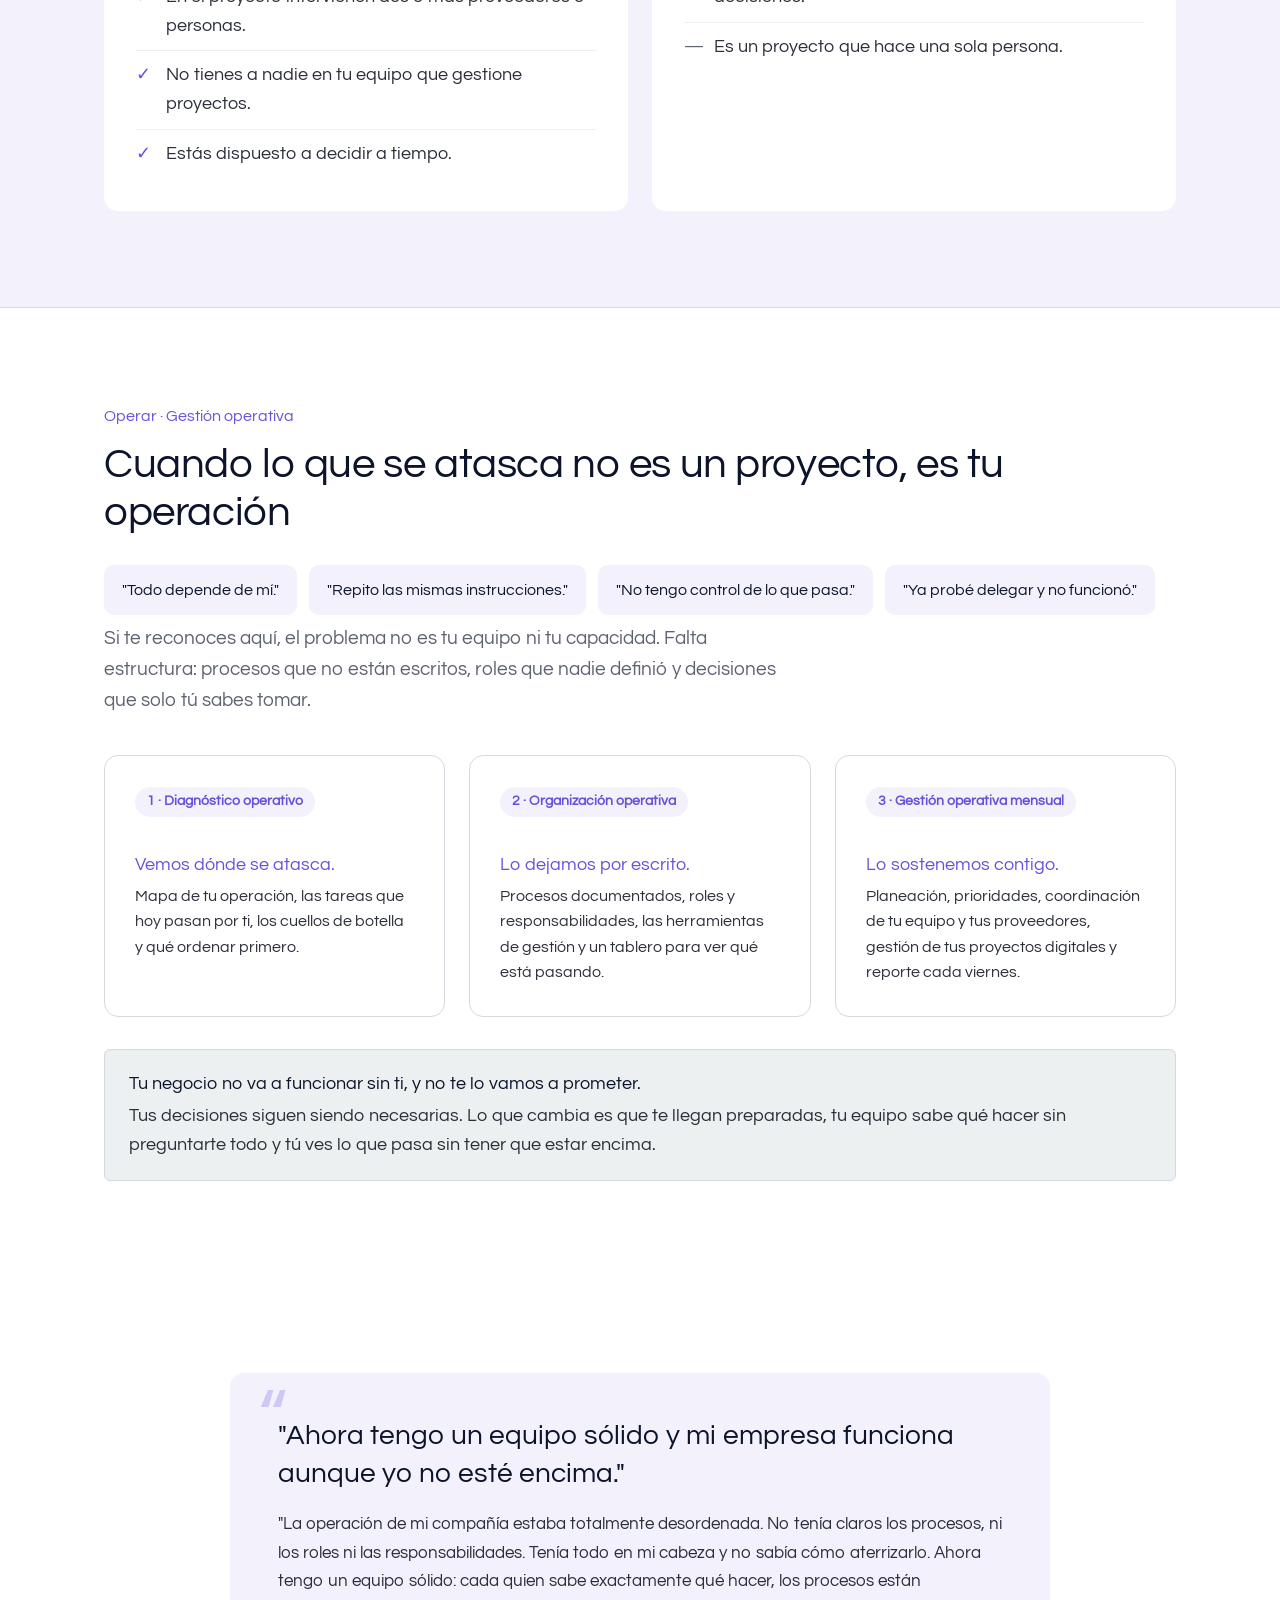
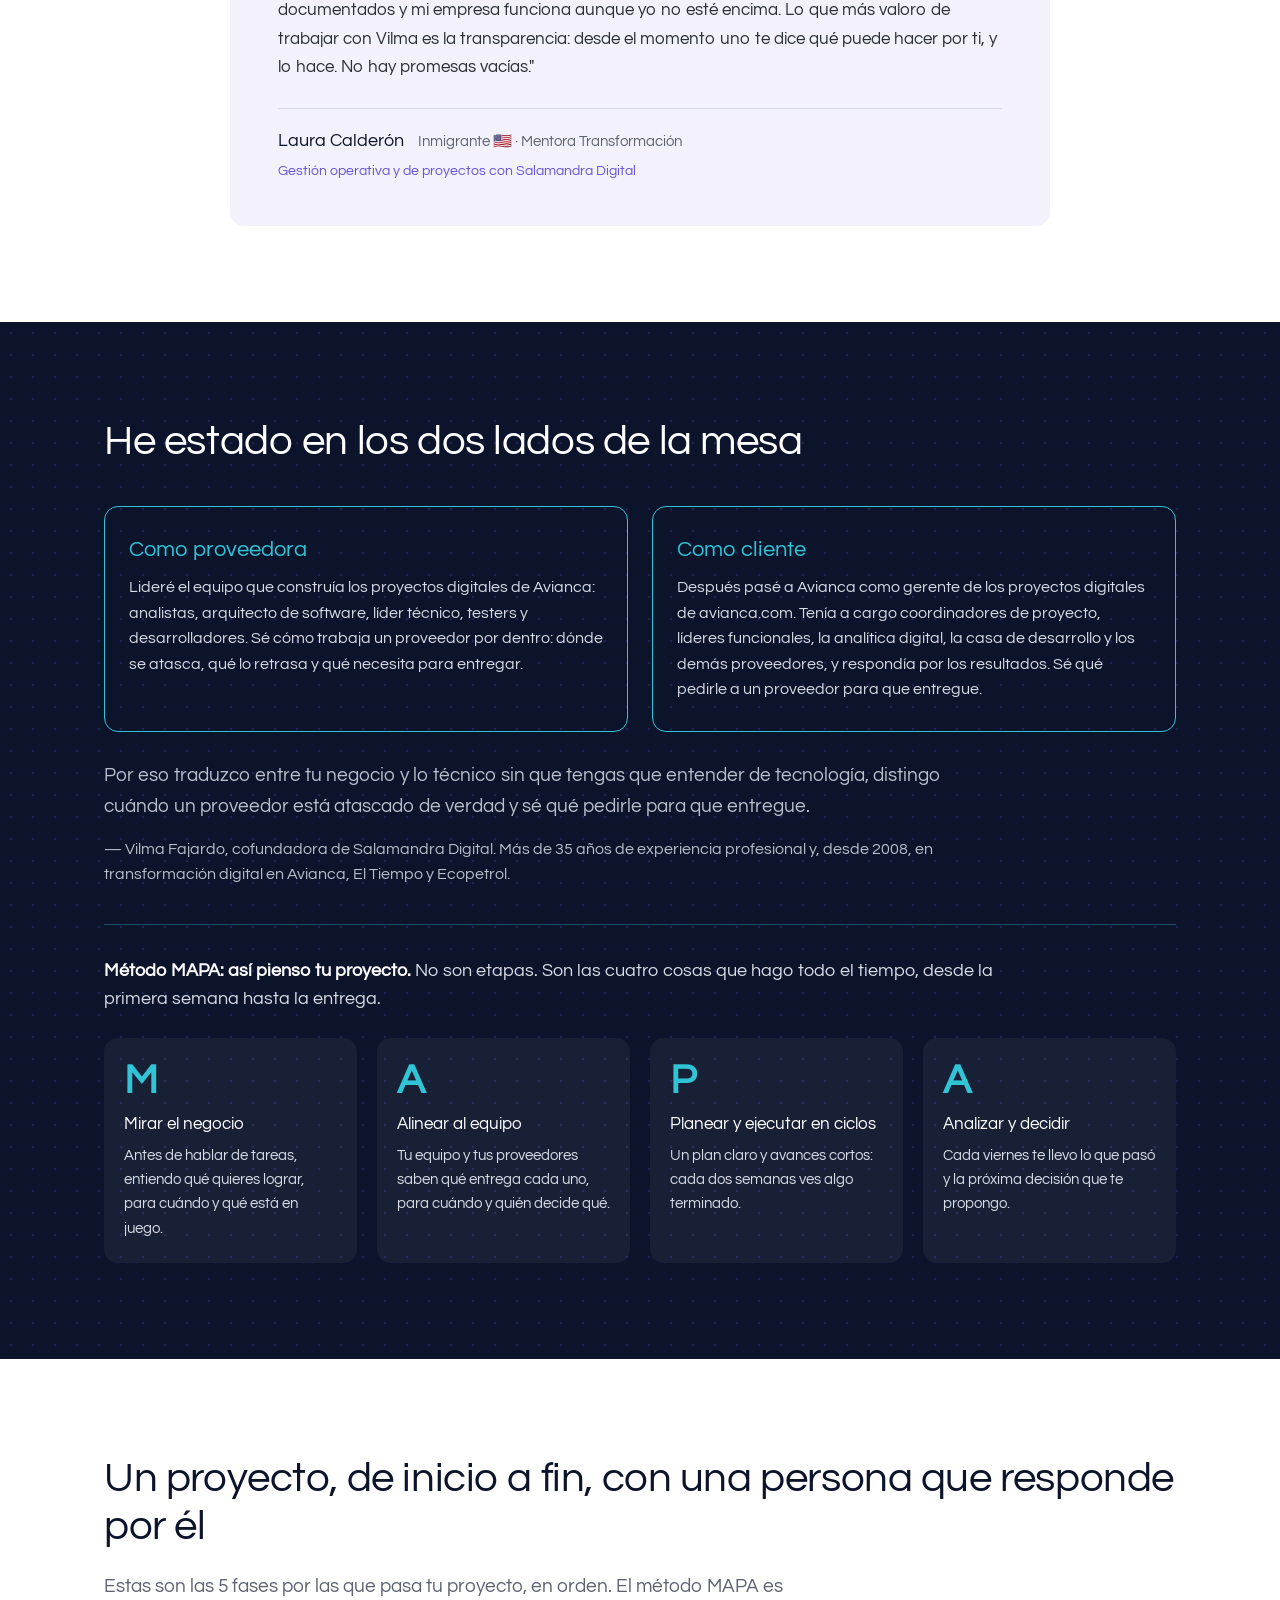
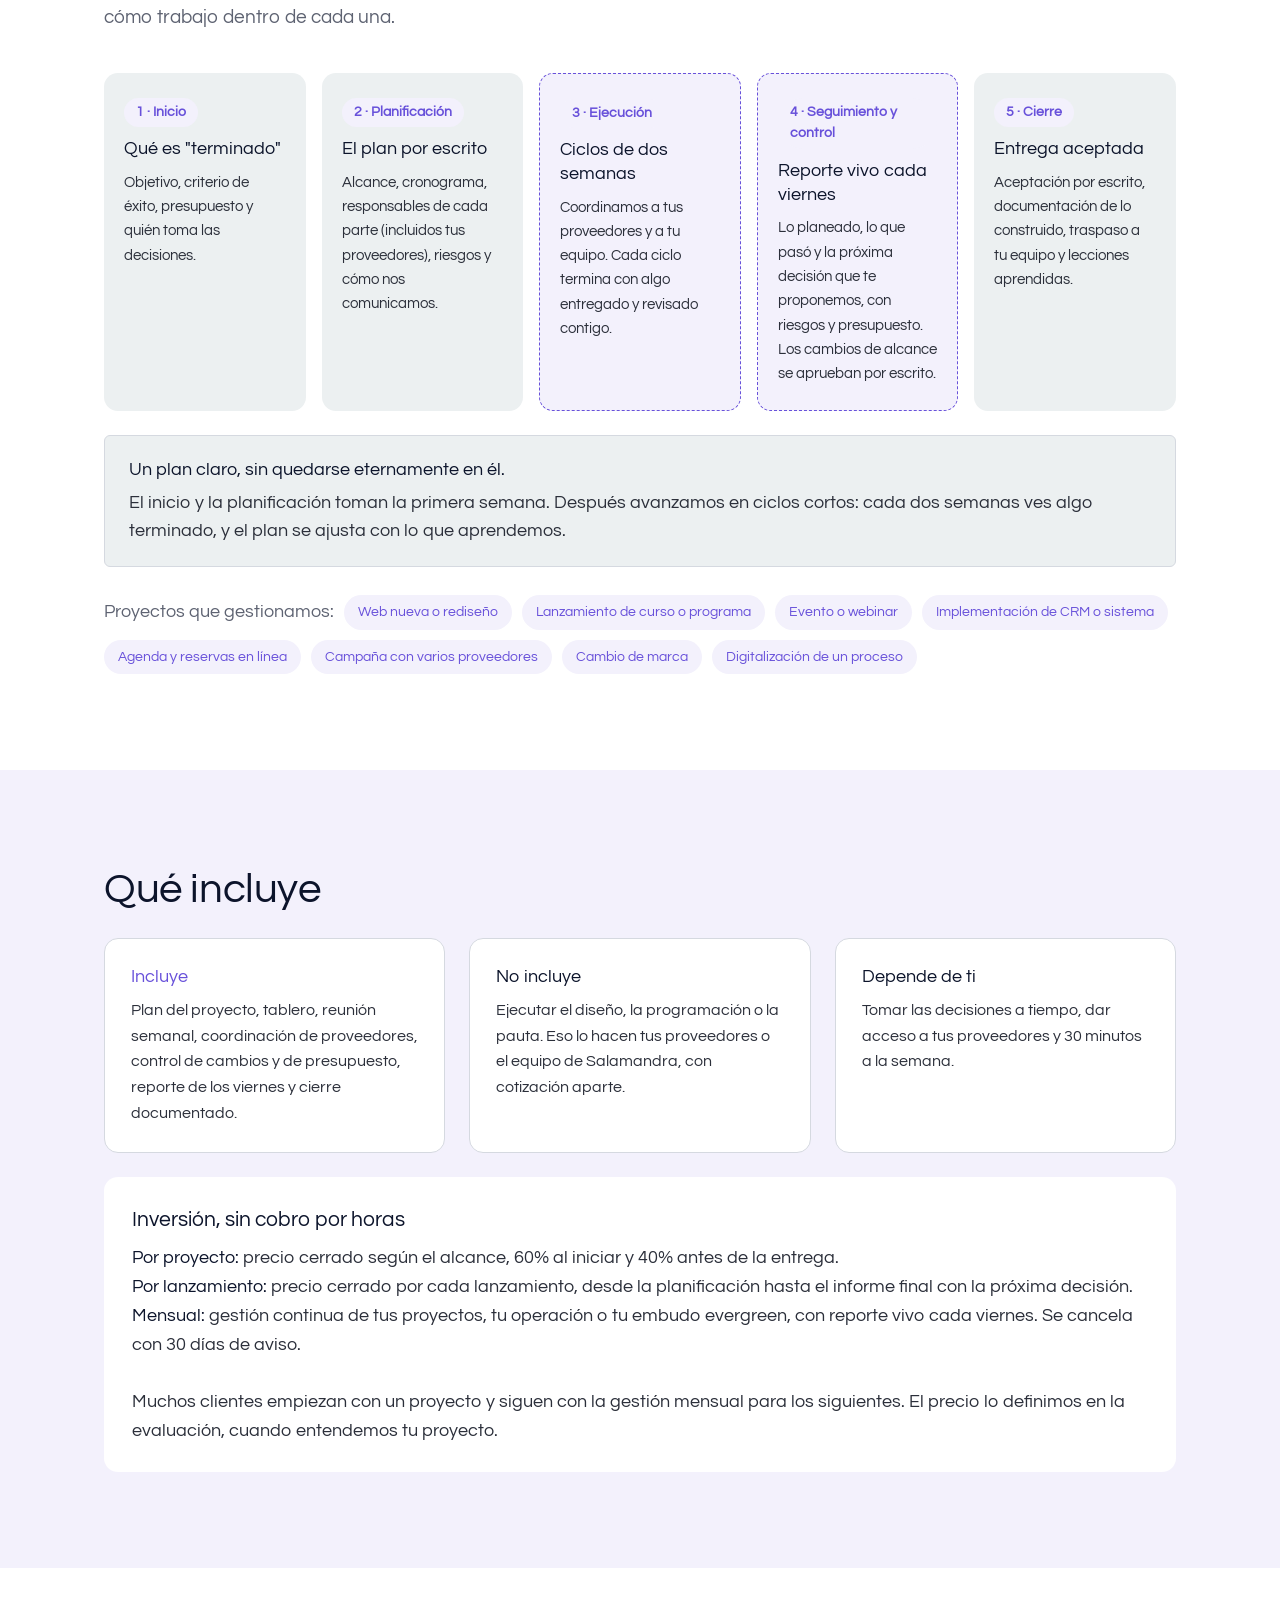
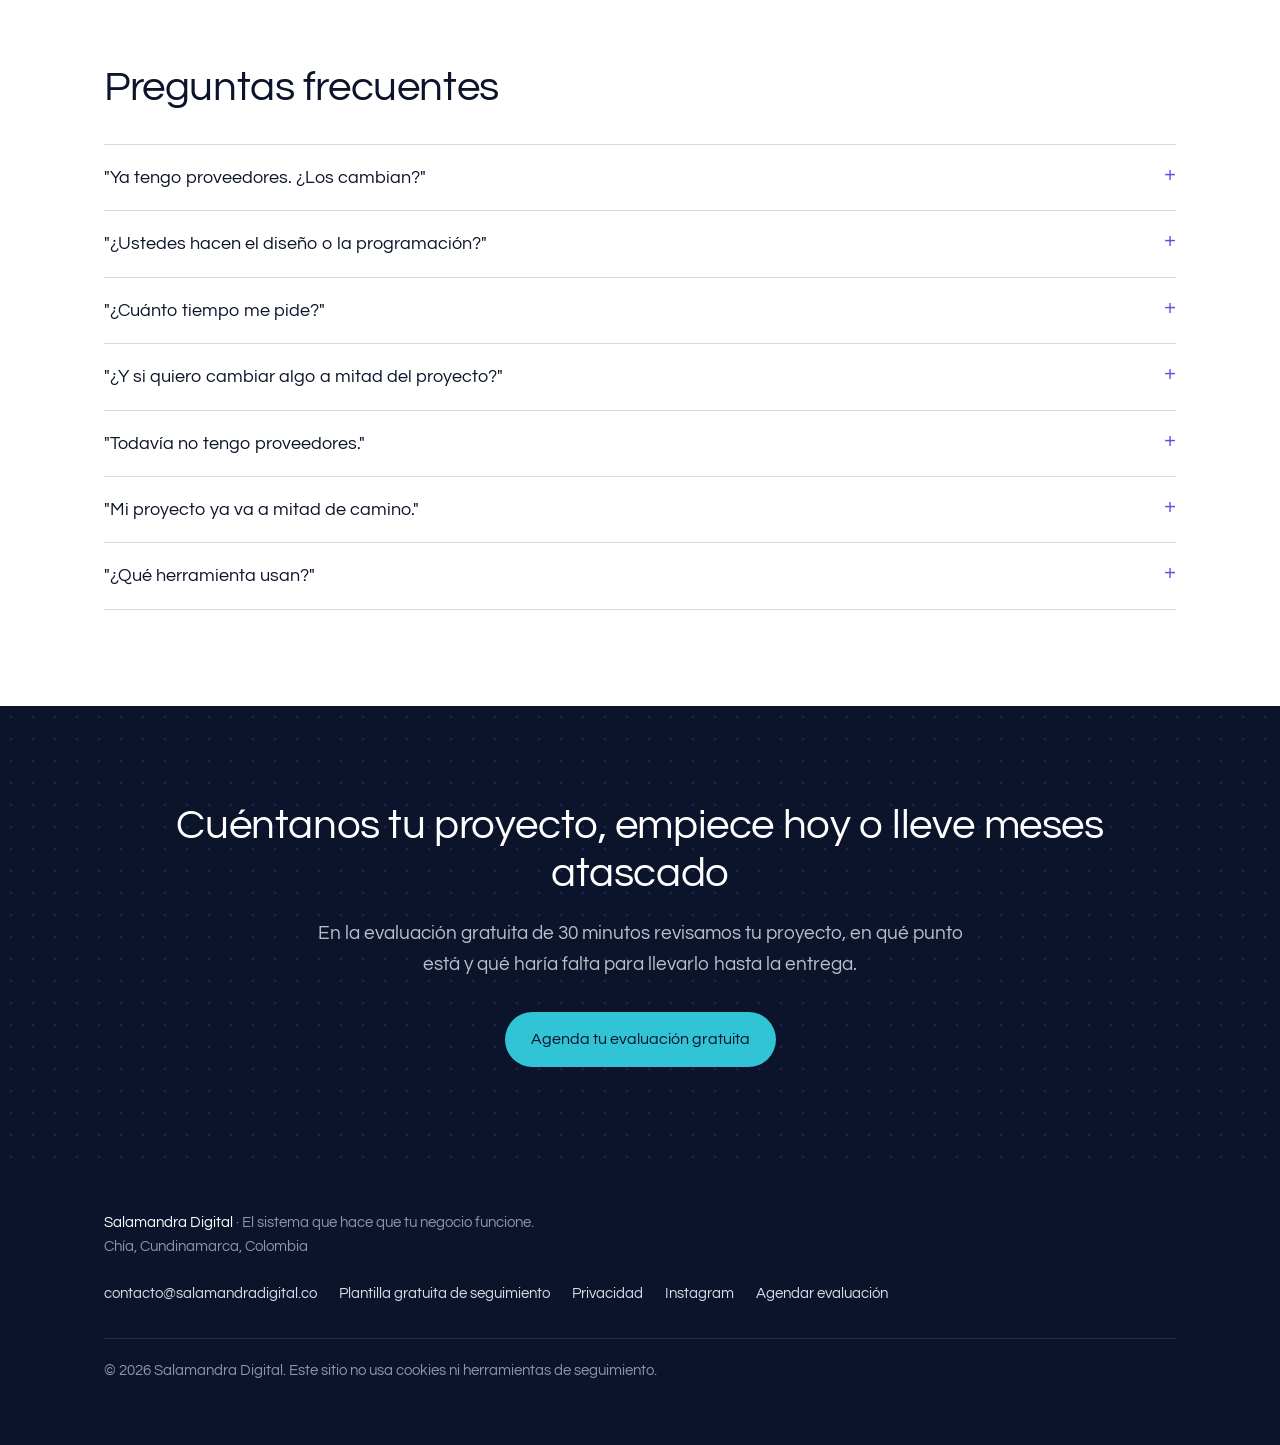
<file: site/gestion-de-proyectos-digitales.html>
<!doctype html>
<html lang="es">
<head>
<meta charset="utf-8">
<meta name="viewport" content="width=device-width, initial-scale=1">
<title>Gestora de proyectos digitales para tu empresa | Salamandra Digital</title>
<meta name="description" content="Gestión de proyectos digitales de inicio a fin: si vas a empezar una web, un lanzamiento o un sistema, o si tienes uno atascado. Plan claro, proveedores coordinados y entregas cada dos semanas.">
<link rel="canonical" href="https://salamandradigital.co/gestion-de-proyectos-digitales">
<meta property="og:type" content="website">
<meta property="og:title" content="Que tu proyecto digital sí se termine · Salamandra Digital">
<meta property="og:description" content="Gestión de proyectos digitales de inicio a fin, con una persona que responde por el proyecto completo.">
<meta property="og:url" content="https://salamandradigital.co/gestion-de-proyectos-digitales">
<meta property="og:image" content="https://salamandradigital.co/assets/logo.png">
<meta property="og:locale" content="es_CO">
<link rel="icon" type="image/png" href="assets/logo.png">
<link rel="preload" href="assets/fonts/questrial-latin-400-normal.woff2" as="font" type="font/woff2" crossorigin>
<link rel="stylesheet" href="assets/style.css">
<script type="application/ld+json">
{
  "@context": "https://schema.org",
  "@type": "Service",
  "name": "Gestión de proyecto digital",
  "serviceType": "Gestión de proyectos digitales",
  "provider": { "@type": "ProfessionalService", "name": "Salamandra Digital", "url": "https://salamandradigital.co/" },
  "areaServed": ["Latinoamérica", "España", "Estados Unidos"],
  "description": "Gestión de proyectos digitales de inicio a fin: alcance, cronograma, coordinación de proveedores, reporte semanal y cierre documentado."
}
</script>
</head>
<body>
<a class="skip" href="#contenido">Saltar al contenido</a>
<div class="ticker" role="region" aria-label="Servicios de Salamandra Digital"><div class="ticker__track"><div class="ticker__group"><a href="/gestion-de-proyectos-digitales">Gestión de proyectos digitales</a><span class="ticker__sep" aria-hidden="true">◆</span><a href="/gestion-de-proyectos-digitales#lanzamientos">Lanzamientos y proyectos de creadores</a><span class="ticker__sep" aria-hidden="true">◆</span><a href="/sistema-comercial">Que no se te pierda ningún cliente</a><span class="ticker__sep" aria-hidden="true">◆</span><a href="/automatizacion-e-ia">Responde a tiempo, sin estar pegado al celular</a><span class="ticker__sep" aria-hidden="true">◆</span><a href="/privacidad-digital">Protección de datos en tu página web</a><span class="ticker__sep" aria-hidden="true">◆</span><a href="/gestion-de-proyectos-digitales#operacion">Gestión operativa</a><span class="ticker__sep" aria-hidden="true">◆</span><a href="https://calendly.com/salamandrradigital/evaluacion" target="_blank" rel="noopener">Evaluación gratuita de 30 minutos</a><span class="ticker__sep" aria-hidden="true">◆</span></div><div class="ticker__group" aria-hidden="true"><a href="/gestion-de-proyectos-digitales" tabindex="-1">Gestión de proyectos digitales</a><span class="ticker__sep" aria-hidden="true">◆</span><a href="/gestion-de-proyectos-digitales#lanzamientos" tabindex="-1">Lanzamientos y proyectos de creadores</a><span class="ticker__sep" aria-hidden="true">◆</span><a href="/sistema-comercial" tabindex="-1">Que no se te pierda ningún cliente</a><span class="ticker__sep" aria-hidden="true">◆</span><a href="/automatizacion-e-ia" tabindex="-1">Responde a tiempo, sin estar pegado al celular</a><span class="ticker__sep" aria-hidden="true">◆</span><a href="/privacidad-digital" tabindex="-1">Protección de datos en tu página web</a><span class="ticker__sep" aria-hidden="true">◆</span><a href="/gestion-de-proyectos-digitales#operacion" tabindex="-1">Gestión operativa</a><span class="ticker__sep" aria-hidden="true">◆</span><a href="https://calendly.com/salamandrradigital/evaluacion" target="_blank" rel="noopener" tabindex="-1">Evaluación gratuita de 30 minutos</a><span class="ticker__sep" aria-hidden="true">◆</span></div></div></div>

<header class="header">
  <div class="wrap header__inner">
    <a class="header__logo" href="./" aria-label="Salamandra Digital, inicio"><img src="assets/logo.png" alt="Salamandra Digital" width="259" height="143"></a>
    <nav class="nav" aria-label="Principal">
      <a href="./#cadena">La cadena de la venta</a>
      <a href="gestion-de-proyectos-digitales">Proyectos digitales</a>
      <a href="privacidad-digital">Privacidad</a>
      <a href="./#nosotros">Quiénes somos</a>
      <a class="btn btn--small" href="https://calendly.com/salamandrradigital/evaluacion" target="_blank" rel="noopener">Agenda tu evaluación</a>
    </nav>
  </div>
</header>

<main id="contenido">

  <section class="hero hero--line">
    <div class="wrap hero__grid">
      <div>
        <p class="kicker">Gestión de proyectos digitales · Eslabón Operar</p>
        <h1>Que tu proyecto digital sí se termine</h1>
        <p class="lead">Vas a lanzar una web, un curso, una campaña o un sistema nuevo, o ya tienes uno que lleva meses atascado. En los dos casos falta lo mismo: alguien que responda por el proyecto completo.</p>
        <div class="actions">
          <a class="btn" href="https://calendly.com/salamandrradigital/evaluacion" target="_blank" rel="noopener">Cuéntanos tu proyecto</a>
          <a class="btn btn--ghost" href="#como">Ver cómo trabajamos</a>
        </div>
      </div>
      <div class="inbox" role="img" aria-label="Ejemplo de tablero de un proyecto de lanzamiento: 65% de avance, cuatro tareas con su responsable y estado, y reporte semanal enviado">
        <div class="inbox__head project__head"><span>Lanzamiento del curso<small>Ciclo 2 de 3 · Entrega: 28 de noviembre</small></span></div>
        <div class="project__progress"><div><span>Avance general</span><b>65%</b></div><p class="project__bar"><span></span></p></div>
        <div class="inbox__row"><div class="inbox__body"><b>Página de venta</b><small>Responsable: diseñador</small></div><span class="tag tag--cyan">Lista</span></div>
        <div class="inbox__row"><div class="inbox__body"><b>Pasarela de pago</b><small>Responsable: desarrollador</small></div><span class="tag">En curso</span></div>
        <div class="inbox__row"><div class="inbox__body"><b>Correos de lanzamiento</b><small>Responsable: equipo interno</small></div><span class="tag">En curso</span></div>
        <div class="inbox__row"><div class="inbox__body"><b>Campaña de pauta</b><small>Responsable: agencia de pauta</small></div><span class="tag tag--gray">Pendiente</span></div>
        <div class="inbox__foot">Reporte del viernes enviado · 1 riesgo en seguimiento</div>
      </div>
    </div>
  </section>

  <section class="section section--light">
    <div class="wrap">
      <p class="kicker">¿Te suena?</p>
      <h2>Si te pasan dos o más, el problema no es tu proveedor</h2>
      <ul class="mirror">
        <li><button type="button" class="mirror__item" aria-pressed="false">"Cada proveedor me dice que va bien, pero el proyecto no avanza."</button></li>
        <li><button type="button" class="mirror__item" aria-pressed="false">"Nadie me sabe decir cuándo termina."</button></li>
        <li><button type="button" class="mirror__item" aria-pressed="false">"Todos están esperando que yo decida algo."</button></li>
        <li><button type="button" class="mirror__item" aria-pressed="false">"Los acuerdos están regados en chats de WhatsApp."</button></li>
        <li><button type="button" class="mirror__item" aria-pressed="false">"Cada semana aparece algo nuevo y el presupuesto ya no es el que era."</button></li>
        <li><button type="button" class="mirror__item" aria-pressed="false">"Termino siendo yo quien persigue a todos."</button></li>
        <li><button type="button" class="mirror__item" aria-pressed="false">"Ya pagué y todavía no tengo nada funcionando."</button></li>
        <li><button type="button" class="mirror__item" aria-pressed="false">"Si mi proveedor se va, nadie sabe cómo funciona lo que hicimos."</button></li>
      </ul>
      <p class="mirror__count" id="mirror-count" aria-live="polite" hidden></p>
      <p class="lead">Falta alguien que vea el proyecto completo, que lleve las decisiones listas para que las tomes y que responda por la entrega. Ese es el trabajo que hacemos.</p>
      <p><a class="btn btn--ghost" href="recursos/estado-proyecto-digital">Mira gratis en qué estado está tu proyecto</a></p>
    </div>
  </section>

  <section class="section">
    <div class="wrap">
      <h2>¿En cuál estás?</h2>
      <div class="paths paths--3">
        <div class="path">
          <span class="step__label">Vas a empezar un proyecto</span>
          <blockquote>"Quiero lanzar, pero no sé por dónde empezar."</blockquote>
          <blockquote>"No sé qué pedirle a cada proveedor ni cómo comparar cotizaciones."</blockquote>
          <p><b>Arrancamos bien desde el día uno.</b> Definimos qué significa "terminado", armamos el plan, te ayudamos a definir qué pedirle a cada proveedor y a comparar cotizaciones, y coordinamos la ejecución hasta la entrega.</p>
        </div>
        <div class="path">
          <span class="step__label">Tu proyecto se atascó</span>
          <blockquote>"Tengo proyectos digitales abiertos que nunca se terminan."</blockquote>
          <blockquote>"Contraté proveedores y nadie los coordina."</blockquote>
          <p><b>Lo retomamos y lo terminamos.</b> Revisamos en qué estado está, qué falta y quién responde por cada parte, armamos el plan para cerrarlo y avanzamos en ciclos cortos.</p>
        </div>
        <div class="path">
          <span class="step__label">Vas a hacer un lanzamiento</span>
          <blockquote>"Cada lanzamiento es un caos y todo sale a última hora."</blockquote>
          <blockquote>"Termino coordinando yo a todo el equipo."</blockquote>
          <p><b>Lo dirigimos contigo, de la idea a los resultados.</b> Planeamos el lanzamiento, dirigimos al equipo, te llevamos las decisiones con números y al final te decimos qué funcionó y qué cambiar en el siguiente. <a href="#lanzamientos">Ver cómo</a></p>
        </div>
      </div>
      <p class="lead">Cada proveedor hace su parte, pero alguien tiene que ver el proyecto completo. Si no hay nadie, el dueño termina siendo el gerente de proyecto sin tiempo para serlo.</p>
    </div>
  </section>

  <section class="section section--divided" id="lanzamientos">
    <div class="wrap">
      <p class="kicker">Para creadores e infoproductores</p>
      <h2>Tu socia estratégica en tus proyectos digitales</h2>
      <p class="lead">En un lanzamiento, un reto o una membresía hay mucha gente buena en lo suyo. Lo que suele faltar es alguien que vea el proyecto completo, para que tú puedas enfocarte en crear y vender.</p>
      <div class="creator-types">
        <div><b>Lanzamientos</b><span>Venta por unos días, con clases en vivo y fecha de cierre</span></div>
        <div><b>Embudos evergreen</b><span>El sistema que vende todos los días, medido y mejorado cada mes</span></div>
        <div><b>Cursos y programas</b><span>Armar el producto desde cero, con fechas y responsables</span></div>
        <div><b>Retos y masterclasses</b><span>Eventos en vivo con registro, recordatorios y seguimiento</span></div>
        <div><b>Membresías y comunidades</b><span>Mantenerlas activas: calendario, contenido y retención</span></div>
        <div><b>Contenido</b><span>Podcast, canal o programa, producido y publicado a tiempo</span></div>
      </div>
      <div class="launch">
        <div class="launch__col">
          <h3>Dirigimos a tu equipo</h3>
          <div class="types"><span class="tag">Tráfico</span><span class="tag">Copy</span><span class="tag">Diseño y edición</span><span class="tag">Comunidad</span><span class="tag">Ventas</span><span class="tag">Soporte técnico</span></div>
          <p>Cada pieza sale a tiempo: anuncios, correos, páginas, WhatsApp y enlace de pago, probados juntos antes de abrir o de salir en vivo.</p>
        </div>
        <div class="launch__col">
          <h3>Decidimos con números</h3>
          <p>Un tablero que ves en cualquier momento: registros, asistencia, conversión y costo por venta. Al cerrar cada ciclo, un informe con qué funcionó y el plan del siguiente.</p>
        </div>
        <div class="launch__col launch__col--extra">
          <h3>Lo que pocos suman</h3>
          <p>Revisamos que los datos de tu embudo se midan bien y respeten el consentimiento antes de pautar, y que ningún registro se quede sin respuesta por WhatsApp durante el carrito abierto.</p>
        </div>
      </div>
      <p class="note">Por proyecto, o de forma mensual si tu embudo es evergreen o tu comunidad es continua. No hacemos el trabajo de cada especialista: si falta alguno, te ayudamos a elegirlo.</p>
    </div>
  </section>

  <section class="section section--light">
    <div class="wrap">
      <h2>Qué cambia cuando alguien responde por el proyecto</h2>
      <div class="table-wrap">
        <table class="compare">
          <thead><tr><th>Hoy</th><th>Con la gestión de Salamandra</th></tr></thead>
          <tbody>
            <tr><td>Preguntas "¿en qué va esto?" y nadie sabe bien</td><td>Cada viernes recibes el reporte: lo planeado, lo que pasó y la próxima decisión</td></tr>
            <tr><td>Persigues a cada proveedor por separado</td><td>Cada proveedor sabe qué entrega, cuándo y de quién depende</td></tr>
            <tr><td>Las decisiones se acumulan esperándote</td><td>Te llevamos cada decisión preparada, con opciones, y la tomas en 30 minutos a la semana</td></tr>
            <tr><td>Los cambios se piden de palabra</td><td>Cada cambio se aprueba por escrito, con su impacto en tiempo y costo</td></tr>
            <tr><td>El proyecto nunca cierra</td><td>Cada dos semanas ves algo terminado, y al final firmas la entrega</td></tr>
            <tr><td>Todo queda en la cabeza del proveedor</td><td>Queda documentado y se le entrega a tu equipo</td></tr>
          </tbody>
        </table>
      </div>
      <div class="fit">
        <div class="fit__col fit__col--yes">
          <h3>Es para ti si</h3>
          <ul>
            <li>Tu negocio ya factura y tienes un proyecto digital que importa: una web, un lanzamiento, un sistema o una campaña.</li>
            <li>En el proyecto intervienen dos o más proveedores o personas.</li>
            <li>No tienes a nadie en tu equipo que gestione proyectos.</li>
            <li>Estás dispuesto a decidir a tiempo.</li>
          </ul>
        </div>
        <div class="fit__col fit__col--no">
          <h3>No es para ti si</h3>
          <ul>
            <li>Buscas a alguien que diseñe o programe: eso es ejecución, no gestión.</li>
            <li>Quieres que el proyecto avance sin tomar decisiones.</li>
            <li>Es un proyecto que hace una sola persona.</li>
          </ul>
        </div>
      </div>
    </div>
  </section>

  <section class="section section--divided" id="operacion">
    <div class="wrap">
      <p class="kicker">Operar · Gestión operativa</p>
      <h2>Cuando lo que se atasca no es un proyecto, es tu operación</h2>
      <div class="ops-quotes">
        <blockquote>"Todo depende de mí."</blockquote>
        <blockquote>"Repito las mismas instrucciones."</blockquote>
        <blockquote>"No tengo control de lo que pasa."</blockquote>
        <blockquote>"Ya probé delegar y no funcionó."</blockquote>
      </div>
      <p class="lead">Si te reconoces aquí, el problema no es tu equipo ni tu capacidad. Falta estructura: procesos que no están escritos, roles que nadie definió y decisiones que solo tú sabes tomar.</p>
      <div class="paths paths--3">
        <div class="path">
          <span class="step__label">1 · Diagnóstico operativo</span>
          <p><b>Vemos dónde se atasca.</b> Mapa de tu operación, las tareas que hoy pasan por ti, los cuellos de botella y qué ordenar primero.</p>
        </div>
        <div class="path">
          <span class="step__label">2 · Organización operativa</span>
          <p><b>Lo dejamos por escrito.</b> Procesos documentados, roles y responsabilidades, las herramientas de gestión y un tablero para ver qué está pasando.</p>
        </div>
        <div class="path">
          <span class="step__label">3 · Gestión operativa mensual</span>
          <p><b>Lo sostenemos contigo.</b> Planeación, prioridades, coordinación de tu equipo y tus proveedores, gestión de tus proyectos digitales y reporte cada viernes.</p>
        </div>
      </div>
      <p class="cycle-note"><b>Tu negocio no va a funcionar sin ti, y no te lo vamos a prometer.</b> Tus decisiones siguen siendo necesarias. Lo que cambia es que te llegan preparadas, tu equipo sabe qué hacer sin preguntarte todo y tú ves lo que pasa sin tener que estar encima.</p>
    </div>
  </section>

  <section class="section">
    <div class="wrap">
      <figure class="testimonial">
        <blockquote>
          <p class="testimonial__lead">"Ahora tengo un equipo sólido y mi empresa funciona aunque yo no esté encima."</p>
          <p>"La operación de mi compañía estaba totalmente desordenada. No tenía claros los procesos, ni los roles ni las responsabilidades. Tenía todo en mi cabeza y no sabía cómo aterrizarlo. Ahora tengo un equipo sólido: cada quien sabe exactamente qué hacer, los procesos están documentados y mi empresa funciona aunque yo no esté encima. Lo que más valoro de trabajar con Vilma es la transparencia: desde el momento uno te dice qué puede hacer por ti, y lo hace. No hay promesas vacías."</p>
        </blockquote>
        <figcaption><b>Laura Calderón</b><span>Inmigrante 🇺🇸 · Mentora Transformación</span><span class="testimonial__service">Gestión operativa y de proyectos con Salamandra Digital</span></figcaption>
      </figure>
    </div>
  </section>

  <section class="section section--navy">
    <div class="wrap">
      <h2>He estado en los dos lados de la mesa</h2>
      <div class="sides">
        <div class="part"><h3>Como proveedora</h3><p>Lideré el equipo que construía los proyectos digitales de Avianca: analistas, arquitecto de software, líder técnico, testers y desarrolladores. Sé cómo trabaja un proveedor por dentro: dónde se atasca, qué lo retrasa y qué necesita para entregar.</p></div>
        <div class="part"><h3>Como cliente</h3><p>Después pasé a Avianca como gerente de los proyectos digitales de avianca.com. Tenía a cargo coordinadores de proyecto, líderes funcionales, la analítica digital, la casa de desarrollo y los demás proveedores, y respondía por los resultados. Sé qué pedirle a un proveedor para que entregue.</p></div>
      </div>
      <p class="lead sides__so">Por eso traduzco entre tu negocio y lo técnico sin que tengas que entender de tecnología, distingo cuándo un proveedor está atascado de verdad y sé qué pedirle para que entregue.</p>
      <p class="signature">— Vilma Fajardo, cofundadora de Salamandra Digital. Más de 35 años de experiencia profesional y, desde 2008, en transformación digital en Avianca, El Tiempo y Ecopetrol.</p>
      <div class="mapa">
        <p class="mapa__intro"><b>Método MAPA: así pienso tu proyecto.</b> No son etapas. Son las cuatro cosas que hago todo el tiempo, desde la primera semana hasta la entrega.</p>
        <div class="mapa__grid">
          <div class="mapa__item"><span class="mapa__letter" aria-hidden="true">M</span><h3>Mirar el negocio</h3><p>Antes de hablar de tareas, entiendo qué quieres lograr, para cuándo y qué está en juego.</p></div>
          <div class="mapa__item"><span class="mapa__letter" aria-hidden="true">A</span><h3>Alinear al equipo</h3><p>Tu equipo y tus proveedores saben qué entrega cada uno, para cuándo y quién decide qué.</p></div>
          <div class="mapa__item"><span class="mapa__letter" aria-hidden="true">P</span><h3>Planear y ejecutar en ciclos</h3><p>Un plan claro y avances cortos: cada dos semanas ves algo terminado.</p></div>
          <div class="mapa__item"><span class="mapa__letter" aria-hidden="true">A</span><h3>Analizar y decidir</h3><p>Cada viernes te llevo lo que pasó y la próxima decisión que te propongo.</p></div>
        </div>
      </div>
    </div>
  </section>

  <section class="section" id="como">
    <div class="wrap">
      <h2>Un proyecto, de inicio a fin, con una persona que responde por él</h2>
      <p class="lead">Estas son las 5 fases por las que pasa tu proyecto, en orden. El método MAPA es cómo trabajo dentro de cada una.</p>
      <div class="phases phases--5">
        <div class="phase"><span class="step__label">1 · Inicio</span><h3>Qué es "terminado"</h3><p>Objetivo, criterio de éxito, presupuesto y quién toma las decisiones.</p></div>
        <div class="phase"><span class="step__label">2 · Planificación</span><h3>El plan por escrito</h3><p>Alcance, cronograma, responsables de cada parte (incluidos tus proveedores), riesgos y cómo nos comunicamos.</p></div>
        <div class="phase phase--cycle"><span class="step__label">3 · Ejecución</span><h3>Ciclos de dos semanas</h3><p>Coordinamos a tus proveedores y a tu equipo. Cada ciclo termina con algo entregado y revisado contigo.</p></div>
        <div class="phase phase--cycle"><span class="step__label">4 · Seguimiento y control</span><h3>Reporte vivo cada viernes</h3><p>Lo planeado, lo que pasó y la próxima decisión que te proponemos, con riesgos y presupuesto. Los cambios de alcance se aprueban por escrito.</p></div>
        <div class="phase"><span class="step__label">5 · Cierre</span><h3>Entrega aceptada</h3><p>Aceptación por escrito, documentación de lo construido, traspaso a tu equipo y lecciones aprendidas.</p></div>
      </div>
      <p class="cycle-note"><b>Un plan claro, sin quedarse eternamente en él.</b> El inicio y la planificación toman la primera semana. Después avanzamos en ciclos cortos: cada dos semanas ves algo terminado, y el plan se ajusta con lo que aprendemos.</p>
      <div class="types"><span>Proyectos que gestionamos:</span><span class="tag">Web nueva o rediseño</span><span class="tag">Lanzamiento de curso o programa</span><span class="tag">Evento o webinar</span><span class="tag">Implementación de CRM o sistema</span><span class="tag">Agenda y reservas en línea</span><span class="tag">Campaña con varios proveedores</span><span class="tag">Cambio de marca</span><span class="tag">Digitalización de un proceso</span></div>
    </div>
  </section>

  <section class="section section--light">
    <div class="wrap">
      <h2>Qué incluye</h2>
      <div class="scope">
        <div class="is-yes"><h3>Incluye</h3><p>Plan del proyecto, tablero, reunión semanal, coordinación de proveedores, control de cambios y de presupuesto, reporte de los viernes y cierre documentado.</p></div>
        <div><h3>No incluye</h3><p>Ejecutar el diseño, la programación o la pauta. Eso lo hacen tus proveedores o el equipo de Salamandra, con cotización aparte.</p></div>
        <div><h3>Depende de ti</h3><p>Tomar las decisiones a tiempo, dar acceso a tus proveedores y 30 minutos a la semana.</p></div>
      </div>
      <div class="price"><strong>Inversión, sin cobro por horas</strong><span>
          <b>Por proyecto:</b> precio cerrado según el alcance, 60% al iniciar y 40% antes de la entrega.<br>
          <b>Por lanzamiento:</b> precio cerrado por cada lanzamiento, desde la planificación hasta el informe final con la próxima decisión.<br>
          <b>Mensual:</b> gestión continua de tus proyectos, tu operación o tu embudo evergreen, con reporte vivo cada viernes. Se cancela con 30 días de aviso.<br><br>
          Muchos clientes empiezan con un proyecto y siguen con la gestión mensual para los siguientes. El precio lo definimos en la evaluación, cuando entendemos tu proyecto.</span></div>
    </div>
  </section>

  <section class="section">
    <div class="wrap">
      <h2>Preguntas frecuentes</h2>
      <div class="faq">
        <details><summary>"Ya tengo proveedores. ¿Los cambian?"</summary><p>No. Trabajamos con los que ya tienes y los coordinamos. Si falta alguno, te recomendamos opciones.</p></details>
        <details><summary>"¿Ustedes hacen el diseño o la programación?"</summary><p>La gestión no lo incluye. Si lo necesitas, el equipo de Salamandra lo cotiza aparte.</p></details>
        <details><summary>"¿Cuánto tiempo me pide?"</summary><p>30 minutos a la semana y las decisiones que solo tú puedes tomar.</p></details>
        <details><summary>"¿Y si quiero cambiar algo a mitad del proyecto?"</summary><p>Se puede. Revisamos el impacto en tiempo y costo, y el cambio se aprueba por escrito antes de hacerlo.</p></details>
        <details><summary>"Todavía no tengo proveedores."</summary><p>Te ayudamos a definir qué pedir y a comparar cotizaciones con el mismo alcance. Tú decides a quién contratar.</p></details>
        <details><summary>"Mi proyecto ya va a mitad de camino."</summary><p>Empezamos revisando en qué estado está, qué falta y quién responde por cada parte. Desde ahí armamos el plan para terminarlo.</p></details>
        <details><summary>"¿Qué herramienta usan?"</summary><p>Un tablero compartido. Si tu equipo ya usa una herramienta, trabajamos en la tuya.</p></details>
      </div>
    </div>
  </section>

  <section class="section section--navy final">
    <div class="wrap">
      <h2>Cuéntanos tu proyecto, empiece hoy o lleve meses atascado</h2>
      <p class="lead">En la evaluación gratuita de 30 minutos revisamos tu proyecto, en qué punto está y qué haría falta para llevarlo hasta la entrega.</p>
      <div class="actions">
        <a class="btn btn--light" href="https://calendly.com/salamandrradigital/evaluacion" target="_blank" rel="noopener">Agenda tu evaluación gratuita</a>
      </div>
    </div>
  </section>

</main>

<footer class="footer">
  <div class="wrap footer__inner">
    <div><span class="footer__brand">Salamandra Digital</span> · El sistema que hace que tu negocio funcione.<br>Chía, Cundinamarca, Colombia</div>
    <nav class="footer__links" aria-label="Secundaria">
      <a href="mailto:contacto@salamandradigital.co">contacto@salamandradigital.co</a>
      <a href="recursos/plantilla-seguimiento-clientes">Plantilla gratuita de seguimiento</a>
      <a href="privacidad">Privacidad</a>
      <a href="https://www.instagram.com/salamandradigital" target="_blank" rel="noopener">Instagram</a>
      <a href="https://calendly.com/salamandrradigital/evaluacion" target="_blank" rel="noopener">Agendar evaluación</a>
    </nav>
    <p class="footer__clean">© 2026 Salamandra Digital. Este sitio no usa cookies ni herramientas de seguimiento.</p>
  </div>
</footer>
<aside class="aviso" id="aviso" hidden role="region" aria-label="Aviso de privacidad">
  <p class="aviso__title">Este sitio no usa cookies</p>
  <p>Ni cookies, ni píxeles, ni analítica. No hay nada que aceptar: así se ve una web que respeta tu privacidad.</p>
  <div class="aviso__actions">
    <button class="aviso__ok" type="button">Entendido</button>
    <a href="privacidad">Ver cómo lo hacemos</a>
  </div>
</aside>
<script src="assets/site.js" defer></script>
</body>
</html>
</file>
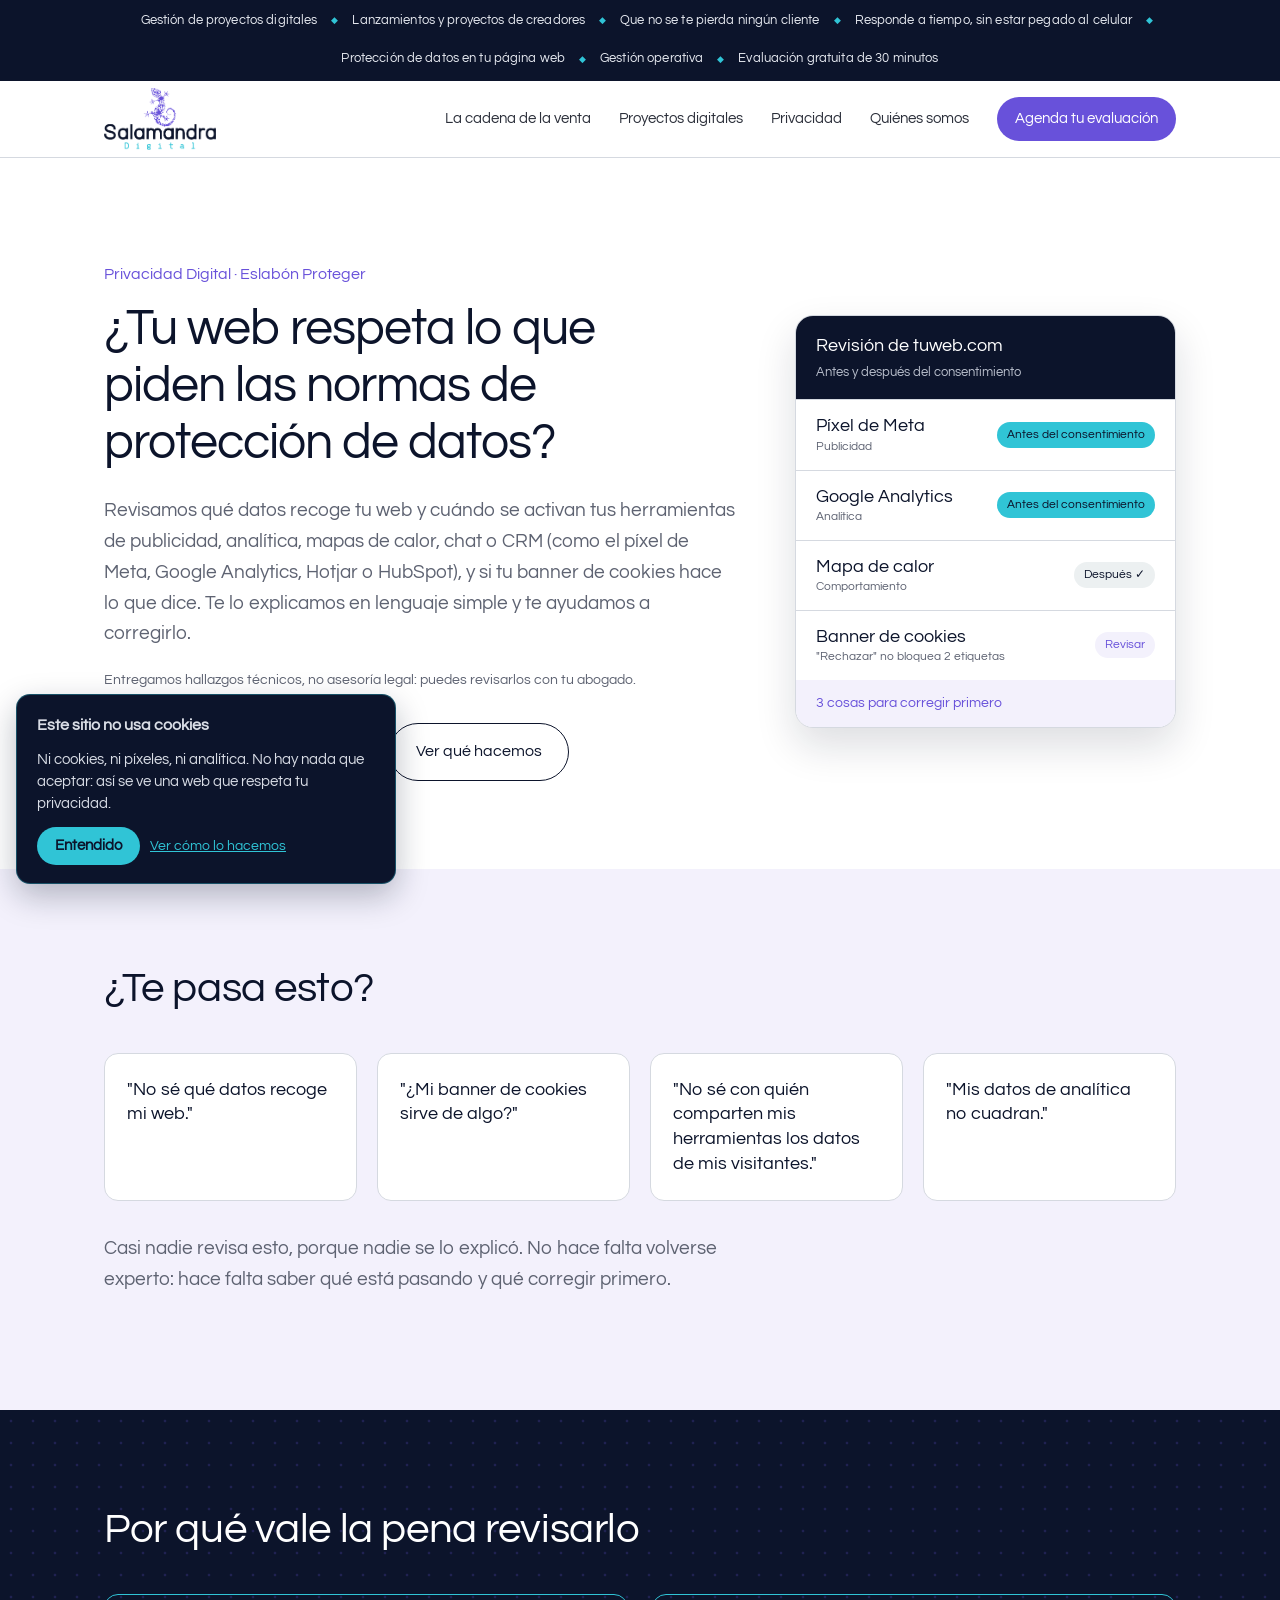
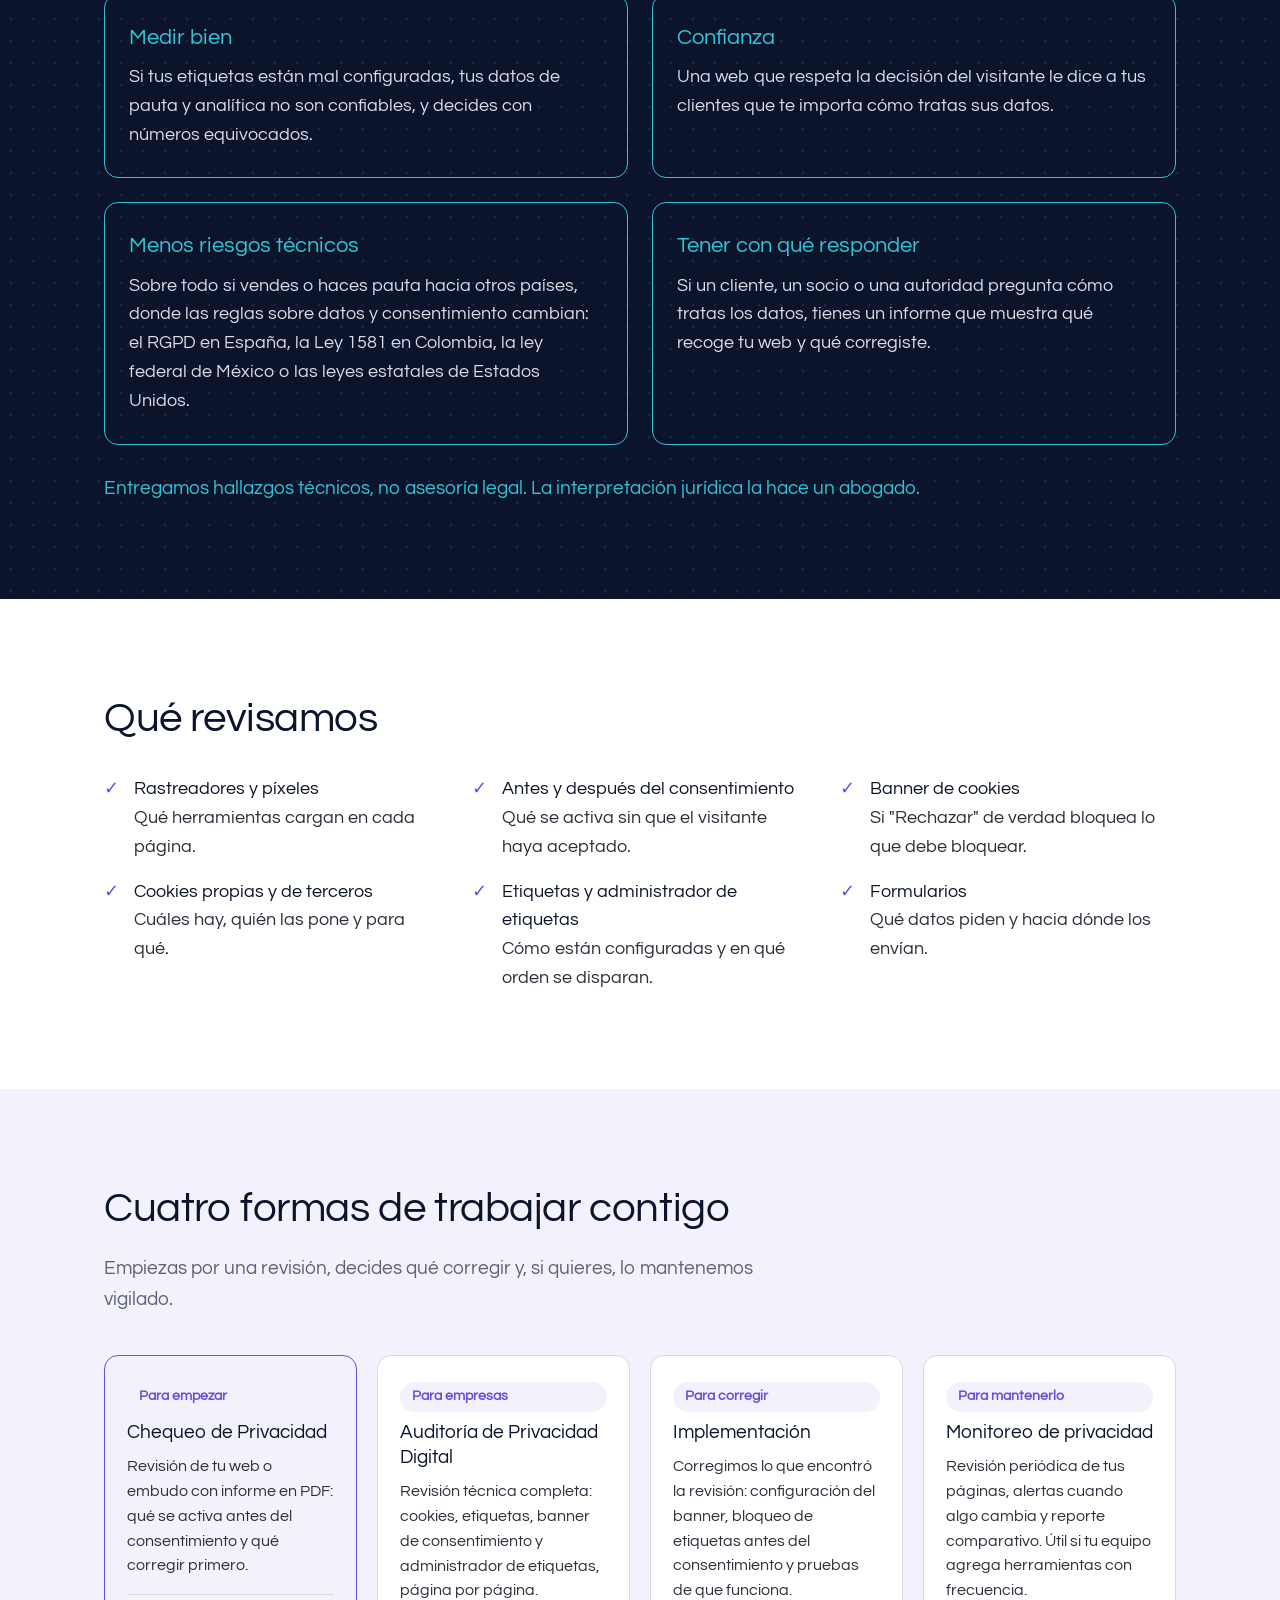
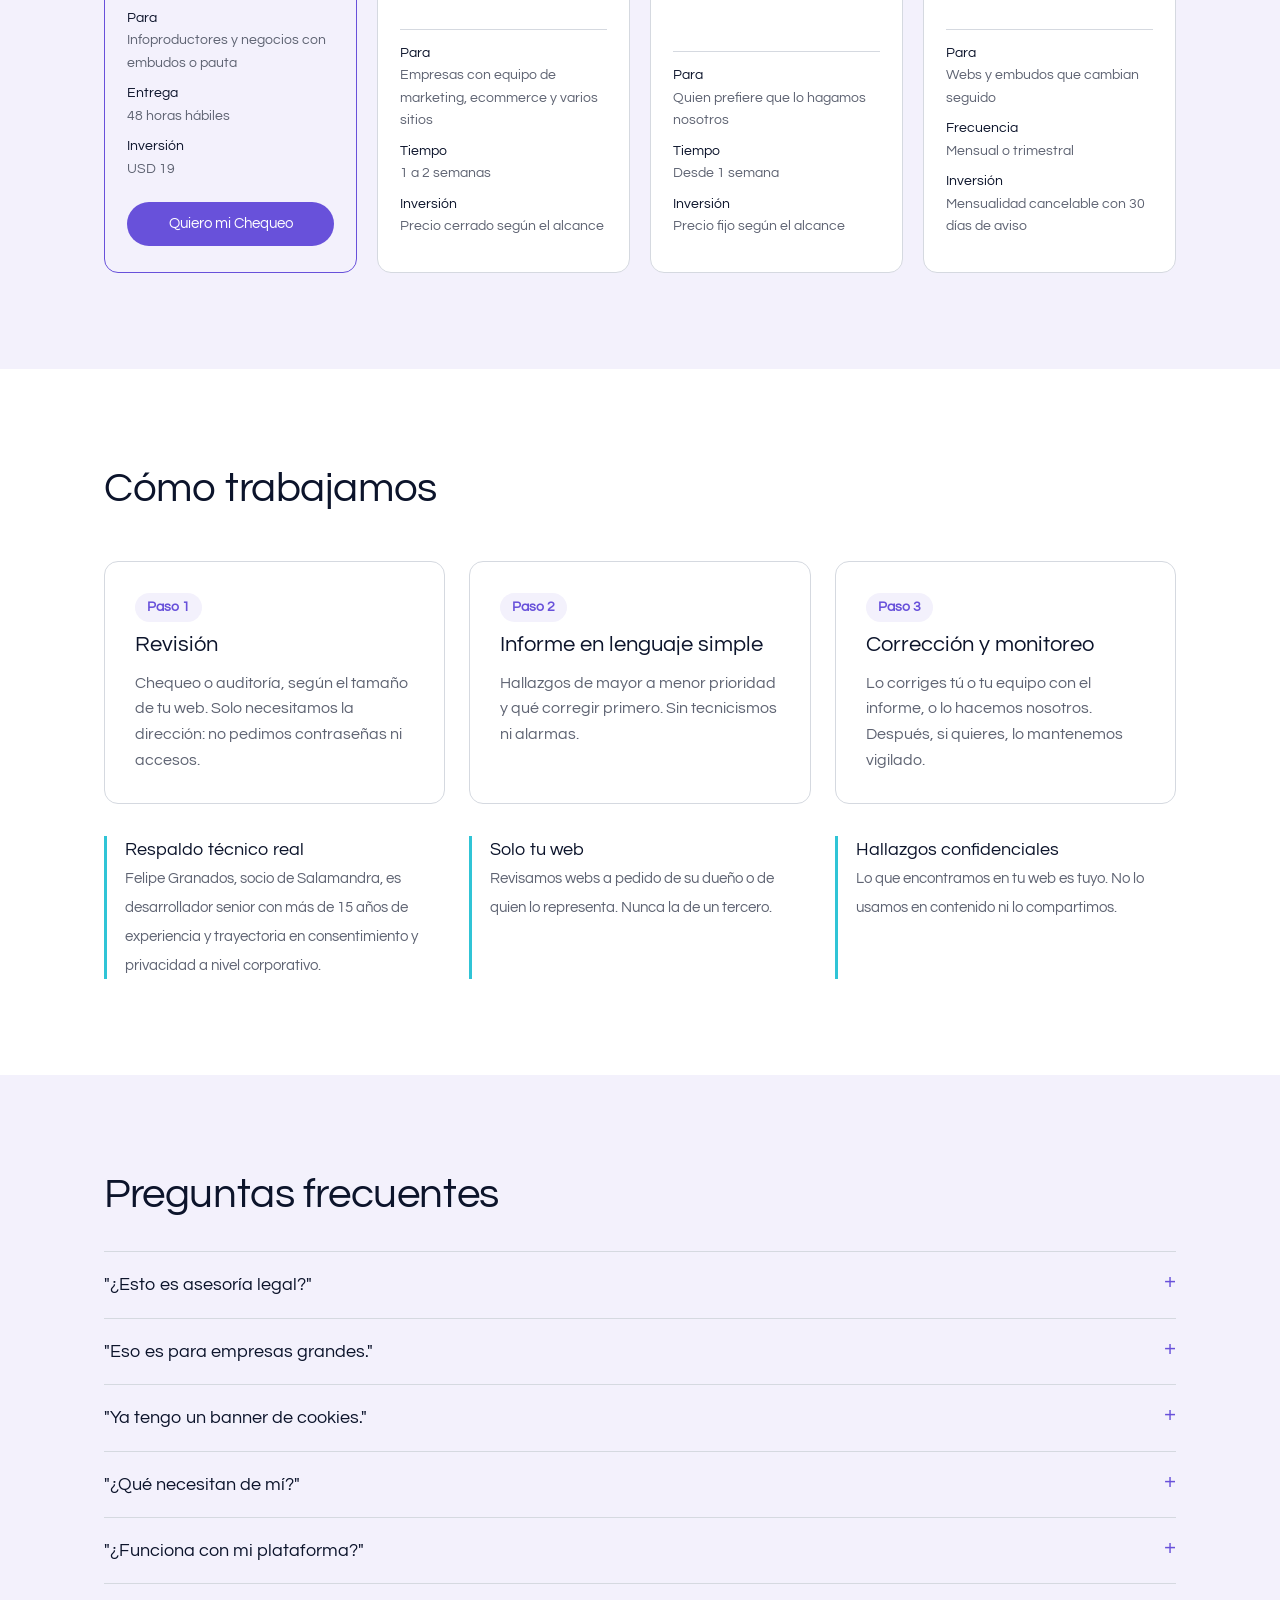
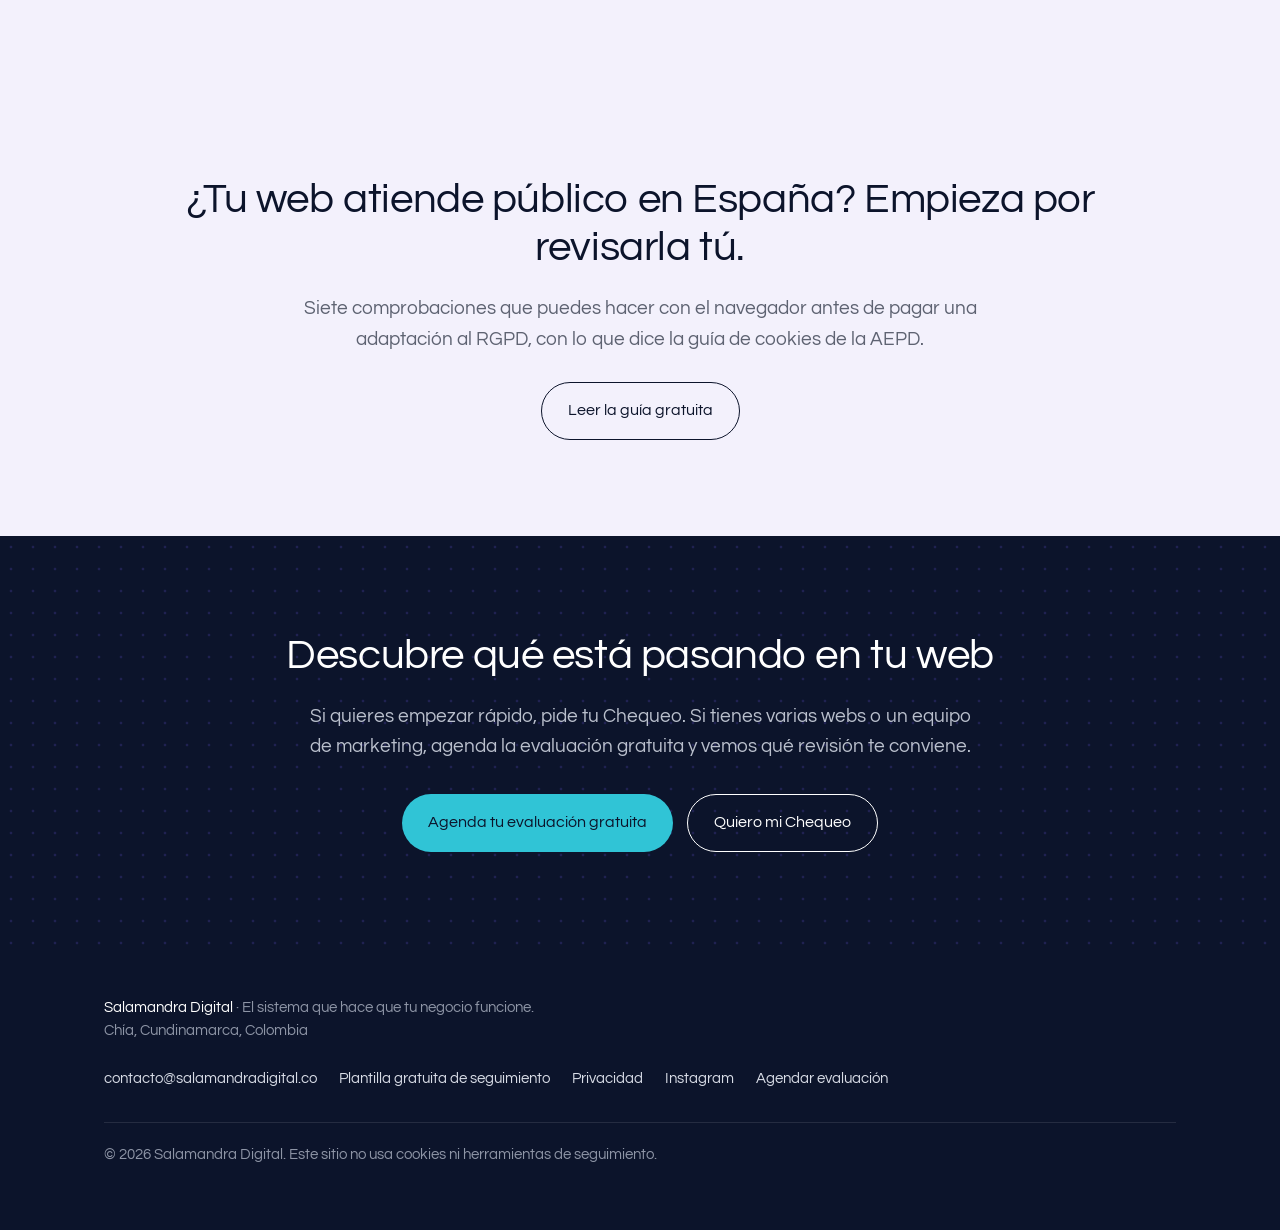
<file: site/privacidad-digital.html>
<!doctype html>
<html lang="es">
<head>
<meta charset="utf-8">
<meta name="viewport" content="width=device-width, initial-scale=1">
<title>Protección de datos en tu página web | Salamandra Digital</title>
<meta name="description" content="Revisamos la protección de datos de tu página web: qué datos recoge, cookies, consentimiento y formularios. Para negocios en España, Colombia, México y Estados Unidos. Hallazgos técnicos en lenguaje simple, no asesoría legal.">
<link rel="canonical" href="https://salamandradigital.co/privacidad-digital">
<meta property="og:type" content="website">
<meta property="og:title" content="¿Tu web respeta lo que piden las normas de protección de datos? · Salamandra Digital">
<meta property="og:description" content="Revisión técnica de la protección de datos de tu página web: cookies, consentimiento y formularios, con corrección y monitoreo.">
<meta property="og:url" content="https://salamandradigital.co/privacidad-digital">
<meta property="og:image" content="https://salamandradigital.co/assets/logo.png">
<meta property="og:locale" content="es_CO">
<link rel="icon" type="image/png" href="assets/logo.png">
<link rel="preload" href="assets/fonts/questrial-latin-400-normal.woff2" as="font" type="font/woff2" crossorigin>
<link rel="stylesheet" href="assets/style.css">
<script type="application/ld+json">
{
  "@context": "https://schema.org",
  "@type": "Service",
  "name": "Privacidad Digital",
  "serviceType": "Revisión técnica de cookies, píxeles y consentimiento",
  "provider": { "@type": "ProfessionalService", "name": "Salamandra Digital", "url": "https://salamandradigital.co/" },
  "areaServed": ["Latinoamérica", "España", "Estados Unidos"],
  "description": "Revisión técnica de la protección de datos en páginas web: cookies, rastreadores, consentimiento y formularios, con informe en lenguaje simple, corrección y monitoreo."
}
</script>
</head>
<body>
<a class="skip" href="#contenido">Saltar al contenido</a>
<div class="ticker" role="region" aria-label="Servicios de Salamandra Digital"><div class="ticker__track"><div class="ticker__group"><a href="/gestion-de-proyectos-digitales">Gestión de proyectos digitales</a><span class="ticker__sep" aria-hidden="true">◆</span><a href="/gestion-de-proyectos-digitales#lanzamientos">Lanzamientos y proyectos de creadores</a><span class="ticker__sep" aria-hidden="true">◆</span><a href="/sistema-comercial">Que no se te pierda ningún cliente</a><span class="ticker__sep" aria-hidden="true">◆</span><a href="/automatizacion-e-ia">Responde a tiempo, sin estar pegado al celular</a><span class="ticker__sep" aria-hidden="true">◆</span><a href="/privacidad-digital">Protección de datos en tu página web</a><span class="ticker__sep" aria-hidden="true">◆</span><a href="/gestion-de-proyectos-digitales#operacion">Gestión operativa</a><span class="ticker__sep" aria-hidden="true">◆</span><a href="https://calendly.com/salamandrradigital/evaluacion" target="_blank" rel="noopener">Evaluación gratuita de 30 minutos</a><span class="ticker__sep" aria-hidden="true">◆</span></div><div class="ticker__group" aria-hidden="true"><a href="/gestion-de-proyectos-digitales" tabindex="-1">Gestión de proyectos digitales</a><span class="ticker__sep" aria-hidden="true">◆</span><a href="/gestion-de-proyectos-digitales#lanzamientos" tabindex="-1">Lanzamientos y proyectos de creadores</a><span class="ticker__sep" aria-hidden="true">◆</span><a href="/sistema-comercial" tabindex="-1">Que no se te pierda ningún cliente</a><span class="ticker__sep" aria-hidden="true">◆</span><a href="/automatizacion-e-ia" tabindex="-1">Responde a tiempo, sin estar pegado al celular</a><span class="ticker__sep" aria-hidden="true">◆</span><a href="/privacidad-digital" tabindex="-1">Protección de datos en tu página web</a><span class="ticker__sep" aria-hidden="true">◆</span><a href="/gestion-de-proyectos-digitales#operacion" tabindex="-1">Gestión operativa</a><span class="ticker__sep" aria-hidden="true">◆</span><a href="https://calendly.com/salamandrradigital/evaluacion" target="_blank" rel="noopener" tabindex="-1">Evaluación gratuita de 30 minutos</a><span class="ticker__sep" aria-hidden="true">◆</span></div></div></div>

<header class="header">
  <div class="wrap header__inner">
    <a class="header__logo" href="./" aria-label="Salamandra Digital, inicio"><img src="assets/logo.png" alt="Salamandra Digital" width="259" height="143"></a>
    <nav class="nav" aria-label="Principal">
      <a href="./#cadena">La cadena de la venta</a>
      <a href="gestion-de-proyectos-digitales">Proyectos digitales</a>
      <a href="privacidad-digital">Privacidad</a>
      <a href="./#nosotros">Quiénes somos</a>
      <a class="btn btn--small" href="https://calendly.com/salamandrradigital/evaluacion" target="_blank" rel="noopener">Agenda tu evaluación</a>
    </nav>
  </div>
</header>

<main id="contenido">

  <section class="hero hero--line">
    <div class="wrap hero__grid">
      <div>
        <p class="kicker">Privacidad Digital · Eslabón Proteger</p>
        <h1 class="h1--long">¿Tu web respeta lo que piden las normas de protección de datos?</h1>
        <p class="lead">Revisamos qué datos recoge tu web y cuándo se activan tus herramientas de publicidad, analítica, mapas de calor, chat o CRM (como el píxel de Meta, Google Analytics, Hotjar o HubSpot), y si tu banner de cookies hace lo que dice. Te lo explicamos en lenguaje simple y te ayudamos a corregirlo.</p>
        <p class="note">Entregamos hallazgos técnicos, no asesoría legal: puedes revisarlos con tu abogado.</p>
        <div class="actions">
          <a class="btn" href="https://calendly.com/salamandrradigital/evaluacion" target="_blank" rel="noopener">Agenda tu evaluación gratuita</a>
          <a class="btn btn--ghost" href="#servicios">Ver qué hacemos</a>
        </div>
      </div>
      <div class="inbox" role="img" aria-label="Ejemplo de revisión técnica de una web: el píxel de Meta y Google Analytics se activan antes del consentimiento, una herramienta respeta el consentimiento y el botón Rechazar no bloquea dos etiquetas">
        <div class="inbox__head project__head"><span>Revisión de tuweb.com<small>Antes y después del consentimiento</small></span></div>
        <div class="inbox__row"><div class="inbox__body"><b>Píxel de Meta</b><small>Publicidad</small></div><span class="tag tag--cyan">Antes del consentimiento</span></div>
        <div class="inbox__row"><div class="inbox__body"><b>Google Analytics</b><small>Analítica</small></div><span class="tag tag--cyan">Antes del consentimiento</span></div>
        <div class="inbox__row"><div class="inbox__body"><b>Mapa de calor</b><small>Comportamiento</small></div><span class="tag tag--gray">Después ✓</span></div>
        <div class="inbox__row"><div class="inbox__body"><b>Banner de cookies</b><small>"Rechazar" no bloquea 2 etiquetas</small></div><span class="tag">Revisar</span></div>
        <div class="inbox__foot">3 cosas para corregir primero</div>
      </div>
    </div>
  </section>

  <section class="section section--light">
    <div class="wrap">
      <h2>¿Te pasa esto?</h2>
      <div class="pains">
        <blockquote>"No sé qué datos recoge mi web."</blockquote>
        <blockquote>"¿Mi banner de cookies sirve de algo?"</blockquote>
        <blockquote>"No sé con quién comparten mis herramientas los datos de mis visitantes."</blockquote>
        <blockquote>"Mis datos de analítica no cuadran."</blockquote>
      </div>
      <p class="lead">Casi nadie revisa esto, porque nadie se lo explicó. No hace falta volverse experto: hace falta saber qué está pasando y qué corregir primero.</p>
    </div>
  </section>

  <section class="section section--navy">
    <div class="wrap">
      <h2>Por qué vale la pena revisarlo</h2>
      <div class="parts parts--4">
        <div class="part"><h3>Medir bien</h3><p>Si tus etiquetas están mal configuradas, tus datos de pauta y analítica no son confiables, y decides con números equivocados.</p></div>
        <div class="part"><h3>Confianza</h3><p>Una web que respeta la decisión del visitante le dice a tus clientes que te importa cómo tratas sus datos.</p></div>
        <div class="part"><h3>Menos riesgos técnicos</h3><p>Sobre todo si vendes o haces pauta hacia otros países, donde las reglas sobre datos y consentimiento cambian: el RGPD en España, la Ley 1581 en Colombia, la ley federal de México o las leyes estatales de Estados Unidos.</p></div>
        <div class="part"><h3>Tener con qué responder</h3><p>Si un cliente, un socio o una autoridad pregunta cómo tratas los datos, tienes un informe que muestra qué recoge tu web y qué corregiste.</p></div>
      </div>
      <p class="highlight">Entregamos hallazgos técnicos, no asesoría legal. La interpretación jurídica la hace un abogado.</p>
    </div>
  </section>

  <section class="section">
    <div class="wrap">
      <h2>Qué revisamos</h2>
      <ul class="checks">
        <li><b>Rastreadores y píxeles</b>Qué herramientas cargan en cada página.</li>
        <li><b>Antes y después del consentimiento</b>Qué se activa sin que el visitante haya aceptado.</li>
        <li><b>Banner de cookies</b>Si "Rechazar" de verdad bloquea lo que debe bloquear.</li>
        <li><b>Cookies propias y de terceros</b>Cuáles hay, quién las pone y para qué.</li>
        <li><b>Etiquetas y administrador de etiquetas</b>Cómo están configuradas y en qué orden se disparan.</li>
        <li><b>Formularios</b>Qué datos piden y hacia dónde los envían.</li>
      </ul>
    </div>
  </section>

  <section class="section section--light" id="servicios">
    <div class="wrap">
      <h2>Cuatro formas de trabajar contigo</h2>
      <p class="lead">Empiezas por una revisión, decides qué corregir y, si quieres, lo mantenemos vigilado.</p>
      <div class="services">
        <div class="service service--entry" id="chequeo">
          <span class="step__label">Para empezar</span>
          <h3>Chequeo de Privacidad</h3>
          <p>Revisión de tu web o embudo con informe en PDF: qué se activa antes del consentimiento y qué corregir primero.</p>
          <dl><dt>Para</dt><dd>Infoproductores y negocios con embudos o pauta</dd><dt>Entrega</dt><dd>48 horas hábiles</dd><dt>Inversión</dt><dd>USD 19</dd></dl>
          <a class="btn btn--small" href="mailto:contacto@salamandradigital.co?subject=Quiero%20el%20Chequeo%20de%20Privacidad">Quiero mi Chequeo</a>
        </div>
        <div class="service">
          <span class="step__label">Para empresas</span>
          <h3>Auditoría de Privacidad Digital</h3>
          <p>Revisión técnica completa: cookies, etiquetas, banner de consentimiento y administrador de etiquetas, página por página.</p>
          <dl><dt>Para</dt><dd>Empresas con equipo de marketing, ecommerce y varios sitios</dd><dt>Tiempo</dt><dd>1 a 2 semanas</dd><dt>Inversión</dt><dd>Precio cerrado según el alcance</dd></dl>
        </div>
        <div class="service">
          <span class="step__label">Para corregir</span>
          <h3>Implementación</h3>
          <p>Corregimos lo que encontró la revisión: configuración del banner, bloqueo de etiquetas antes del consentimiento y pruebas de que funciona.</p>
          <dl><dt>Para</dt><dd>Quien prefiere que lo hagamos nosotros</dd><dt>Tiempo</dt><dd>Desde 1 semana</dd><dt>Inversión</dt><dd>Precio fijo según el alcance</dd></dl>
        </div>
        <div class="service">
          <span class="step__label">Para mantenerlo</span>
          <h3>Monitoreo de privacidad</h3>
          <p>Revisión periódica de tus páginas, alertas cuando algo cambia y reporte comparativo. Útil si tu equipo agrega herramientas con frecuencia.</p>
          <dl><dt>Para</dt><dd>Webs y embudos que cambian seguido</dd><dt>Frecuencia</dt><dd>Mensual o trimestral</dd><dt>Inversión</dt><dd>Mensualidad cancelable con 30 días de aviso</dd></dl>
        </div>
      </div>
    </div>
  </section>

  <section class="section">
    <div class="wrap">
      <h2>Cómo trabajamos</h2>
      <div class="steps">
        <div class="step"><span class="step__label">Paso 1</span><h3>Revisión</h3><p>Chequeo o auditoría, según el tamaño de tu web. Solo necesitamos la dirección: no pedimos contraseñas ni accesos.</p></div>
        <div class="step"><span class="step__label">Paso 2</span><h3>Informe en lenguaje simple</h3><p>Hallazgos de mayor a menor prioridad y qué corregir primero. Sin tecnicismos ni alarmas.</p></div>
        <div class="step"><span class="step__label">Paso 3</span><h3>Corrección y monitoreo</h3><p>Lo corriges tú o tu equipo con el informe, o lo hacemos nosotros. Después, si quieres, lo mantenemos vigilado.</p></div>
      </div>
      <div class="rules">
        <div class="principle"><b>Respaldo técnico real</b><span>Felipe Granados, socio de Salamandra, es desarrollador senior con más de 15 años de experiencia y trayectoria en consentimiento y privacidad a nivel corporativo.</span></div>
        <div class="principle"><b>Solo tu web</b><span>Revisamos webs a pedido de su dueño o de quien lo representa. Nunca la de un tercero.</span></div>
        <div class="principle"><b>Hallazgos confidenciales</b><span>Lo que encontramos en tu web es tuyo. No lo usamos en contenido ni lo compartimos.</span></div>
      </div>
    </div>
  </section>

  <section class="section section--light">
    <div class="wrap">
      <h2>Preguntas frecuentes</h2>
      <div class="faq">
        <details><summary>"¿Esto es asesoría legal?"</summary><p>No. Entregamos hallazgos técnicos sobre cómo funcionan las herramientas de tu web. No certificamos cumplimiento normativo; la interpretación jurídica la hace un abogado.</p></details>
        <details><summary>"Eso es para empresas grandes."</summary><p>Cualquier web con píxeles, analítica o formularios recoge datos de sus visitantes. Por eso existe el Chequeo, pensado para negocios pequeños y embudos.</p></details>
        <details><summary>"Ya tengo un banner de cookies."</summary><p>Tenerlo no significa que funcione. Revisamos si las herramientas se activan antes o después de que el visitante acepte, y si "Rechazar" bloquea lo que debe.</p></details>
        <details><summary>"¿Qué necesitan de mí?"</summary><p>La dirección de tu web y la confirmación de que eres su dueño o representante. Para la implementación, acordamos los accesos por escrito.</p></details>
        <details><summary>"¿Funciona con mi plataforma?"</summary><p>Revisamos cualquier web pública: WordPress, Shopify, páginas de embudos, constructores de sitios o desarrollos a medida.</p></details>
      </div>
    </div>
  </section>

  <section class="section section--light resource">
    <div class="wrap">
      <h2>¿Tu web atiende público en España? Empieza por revisarla tú.</h2>
      <p class="lead">Siete comprobaciones que puedes hacer con el navegador antes de pagar una adaptación al RGPD, con lo que dice la guía de cookies de la AEPD.</p>
      <a class="btn btn--ghost" href="recursos/rgpd-web-que-revisar">Leer la guía gratuita</a>
    </div>
  </section>

  <section class="section section--navy final">
    <div class="wrap">
      <h2>Descubre qué está pasando en tu web</h2>
      <p class="lead">Si quieres empezar rápido, pide tu Chequeo. Si tienes varias webs o un equipo de marketing, agenda la evaluación gratuita y vemos qué revisión te conviene.</p>
      <div class="actions">
        <a class="btn btn--light" href="https://calendly.com/salamandrradigital/evaluacion" target="_blank" rel="noopener">Agenda tu evaluación gratuita</a>
        <a class="btn btn--ghost btn--ghost-light" href="#chequeo">Quiero mi Chequeo</a>
      </div>
    </div>
  </section>

</main>

<footer class="footer">
  <div class="wrap footer__inner">
    <div><span class="footer__brand">Salamandra Digital</span> · El sistema que hace que tu negocio funcione.<br>Chía, Cundinamarca, Colombia</div>
    <nav class="footer__links" aria-label="Secundaria">
      <a href="mailto:contacto@salamandradigital.co">contacto@salamandradigital.co</a>
      <a href="recursos/plantilla-seguimiento-clientes">Plantilla gratuita de seguimiento</a>
      <a href="privacidad">Privacidad</a>
      <a href="https://www.instagram.com/salamandradigital" target="_blank" rel="noopener">Instagram</a>
      <a href="https://calendly.com/salamandrradigital/evaluacion" target="_blank" rel="noopener">Agendar evaluación</a>
    </nav>
    <p class="footer__clean">© 2026 Salamandra Digital. Este sitio no usa cookies ni herramientas de seguimiento.</p>
  </div>
</footer>
<aside class="aviso" id="aviso" hidden role="region" aria-label="Aviso de privacidad">
  <p class="aviso__title">Este sitio no usa cookies</p>
  <p>Ni cookies, ni píxeles, ni analítica. No hay nada que aceptar: así se ve una web que respeta tu privacidad.</p>
  <div class="aviso__actions">
    <button class="aviso__ok" type="button">Entendido</button>
    <a href="privacidad">Ver cómo lo hacemos</a>
  </div>
</aside>
<script src="assets/site.js" defer></script>
</body>
</html>
</file>
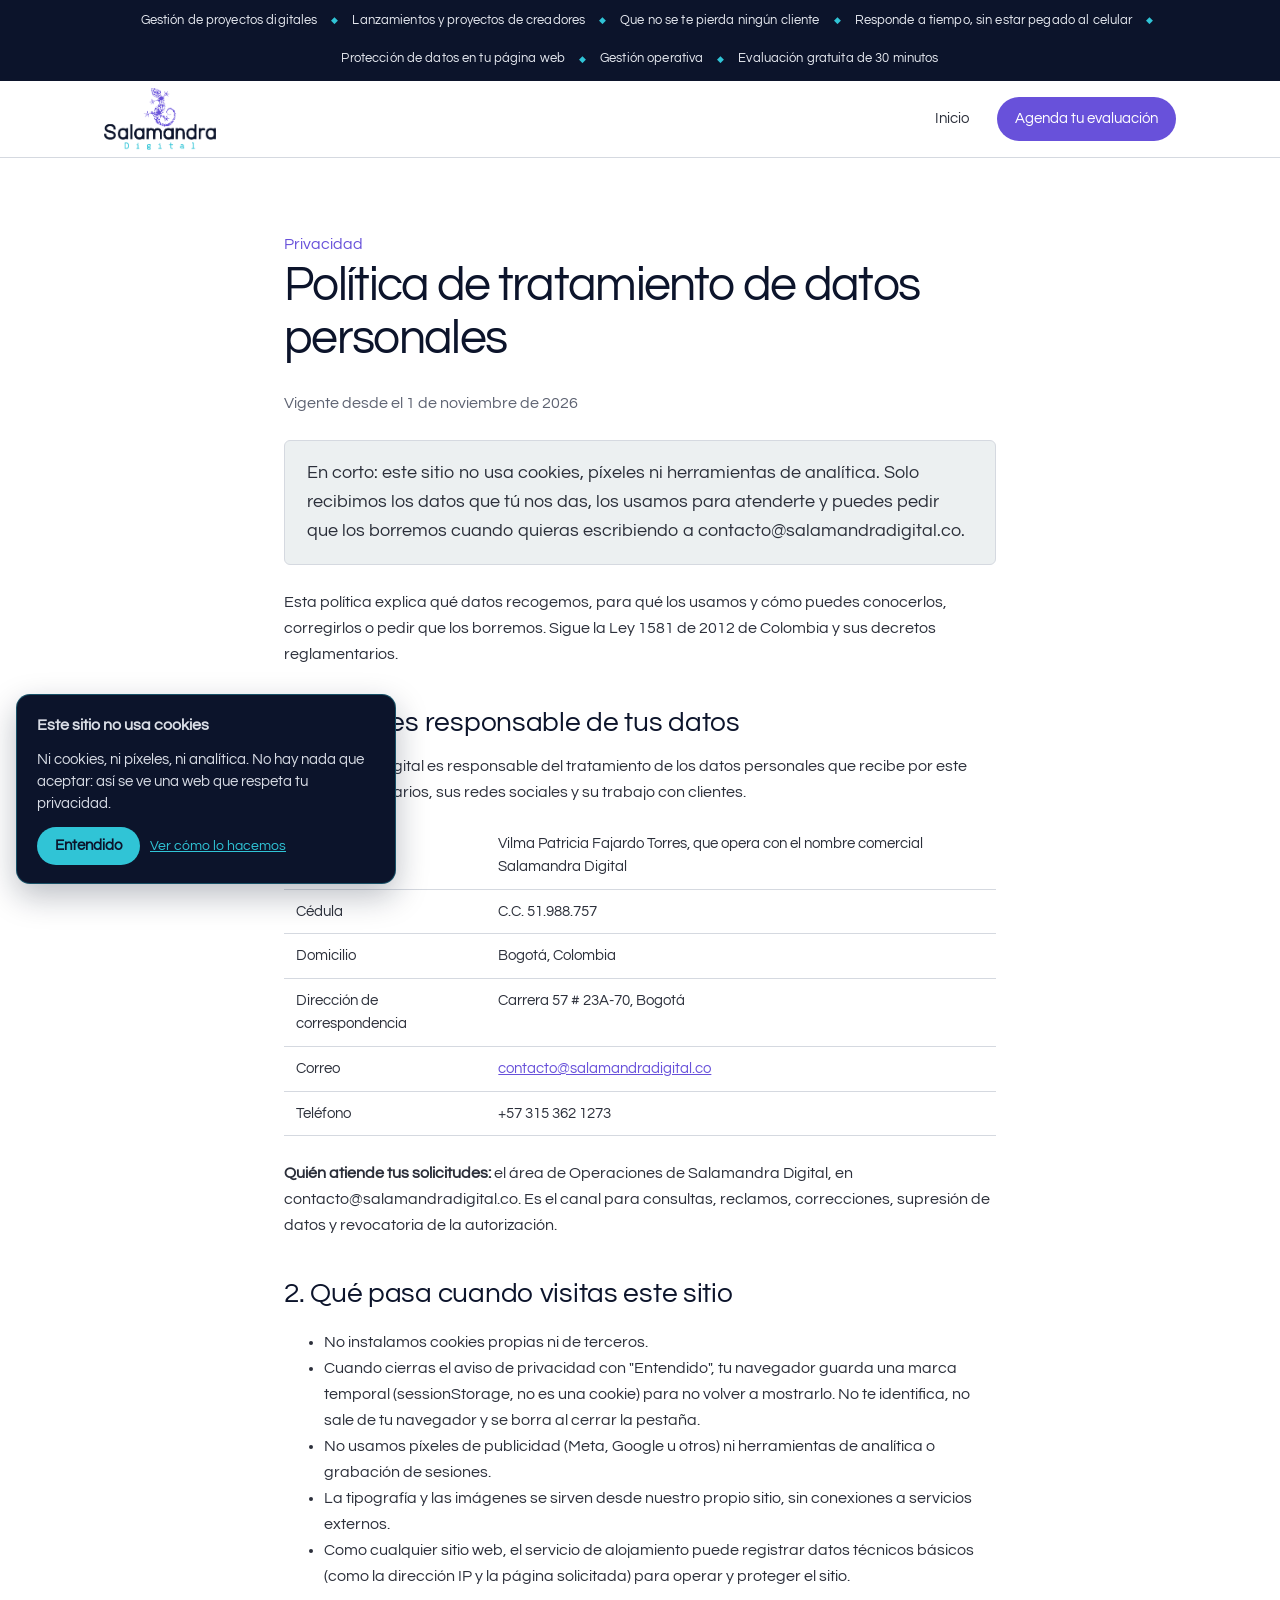
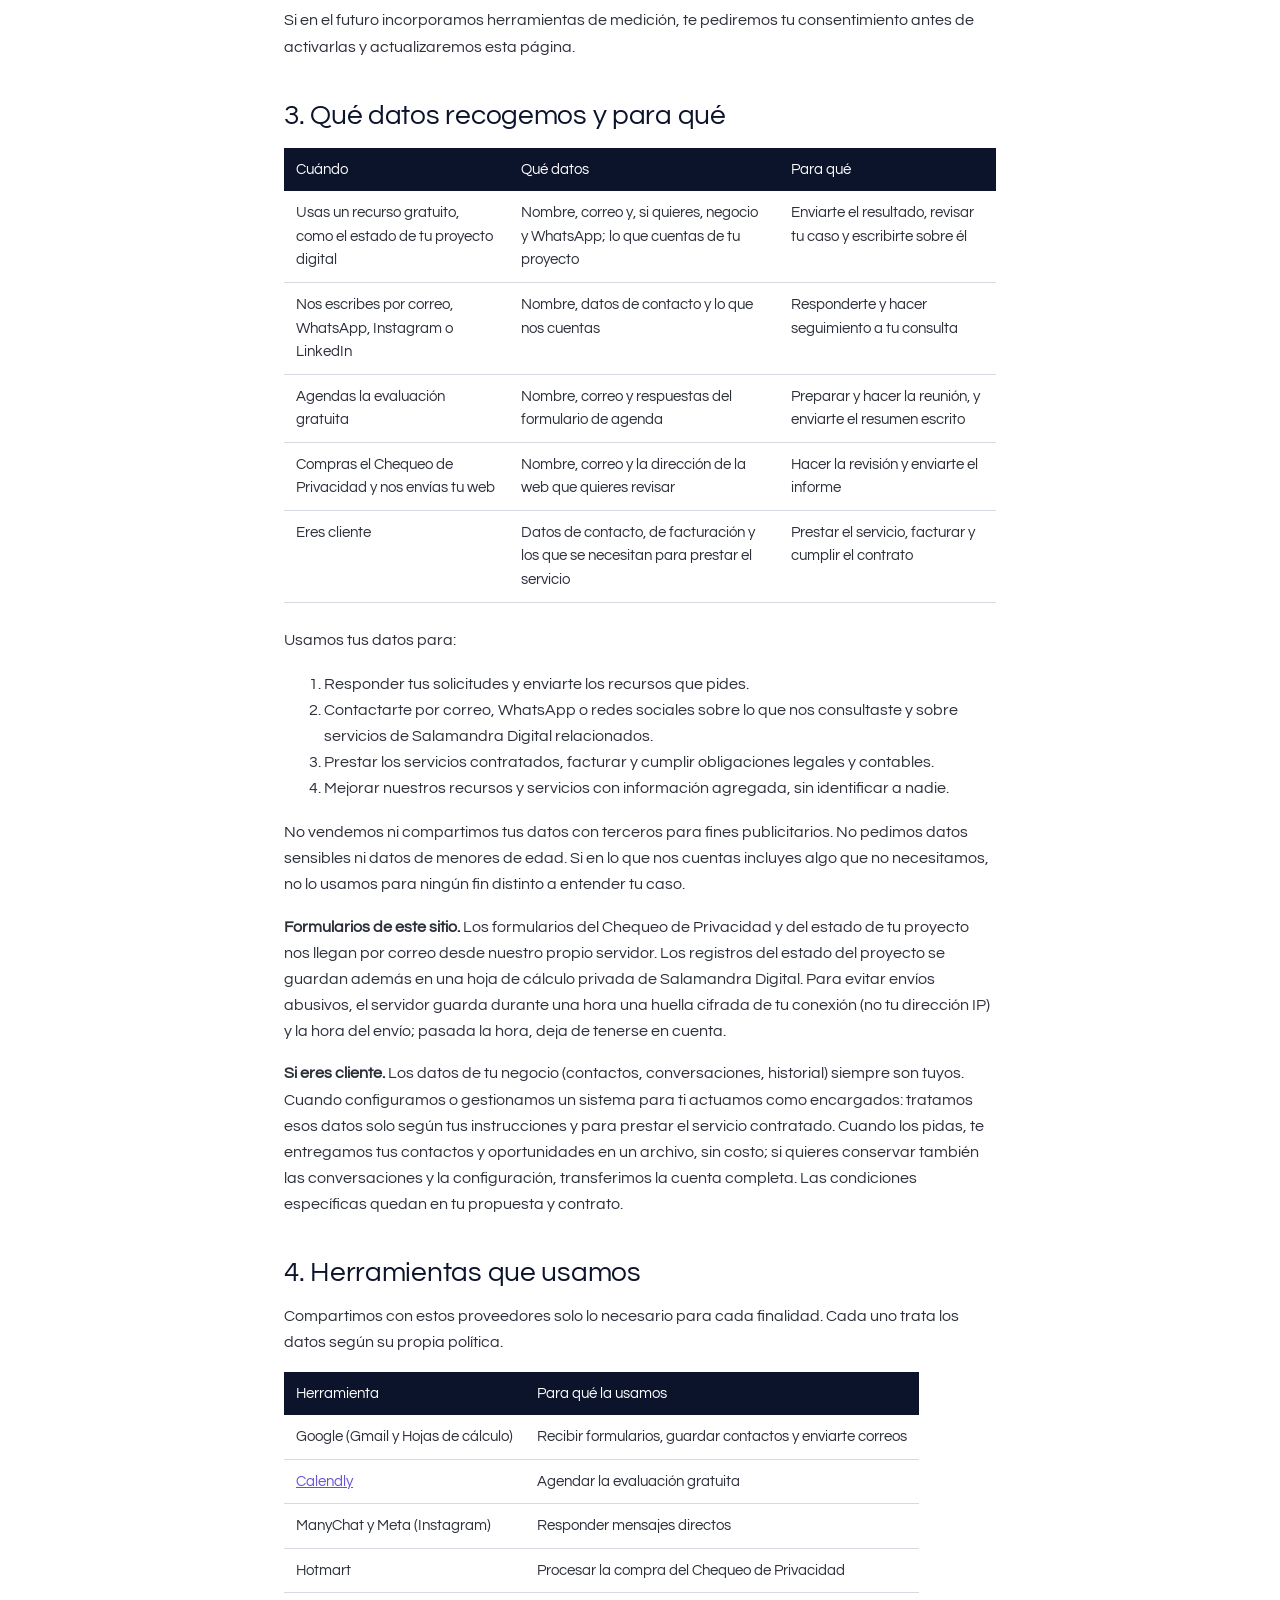
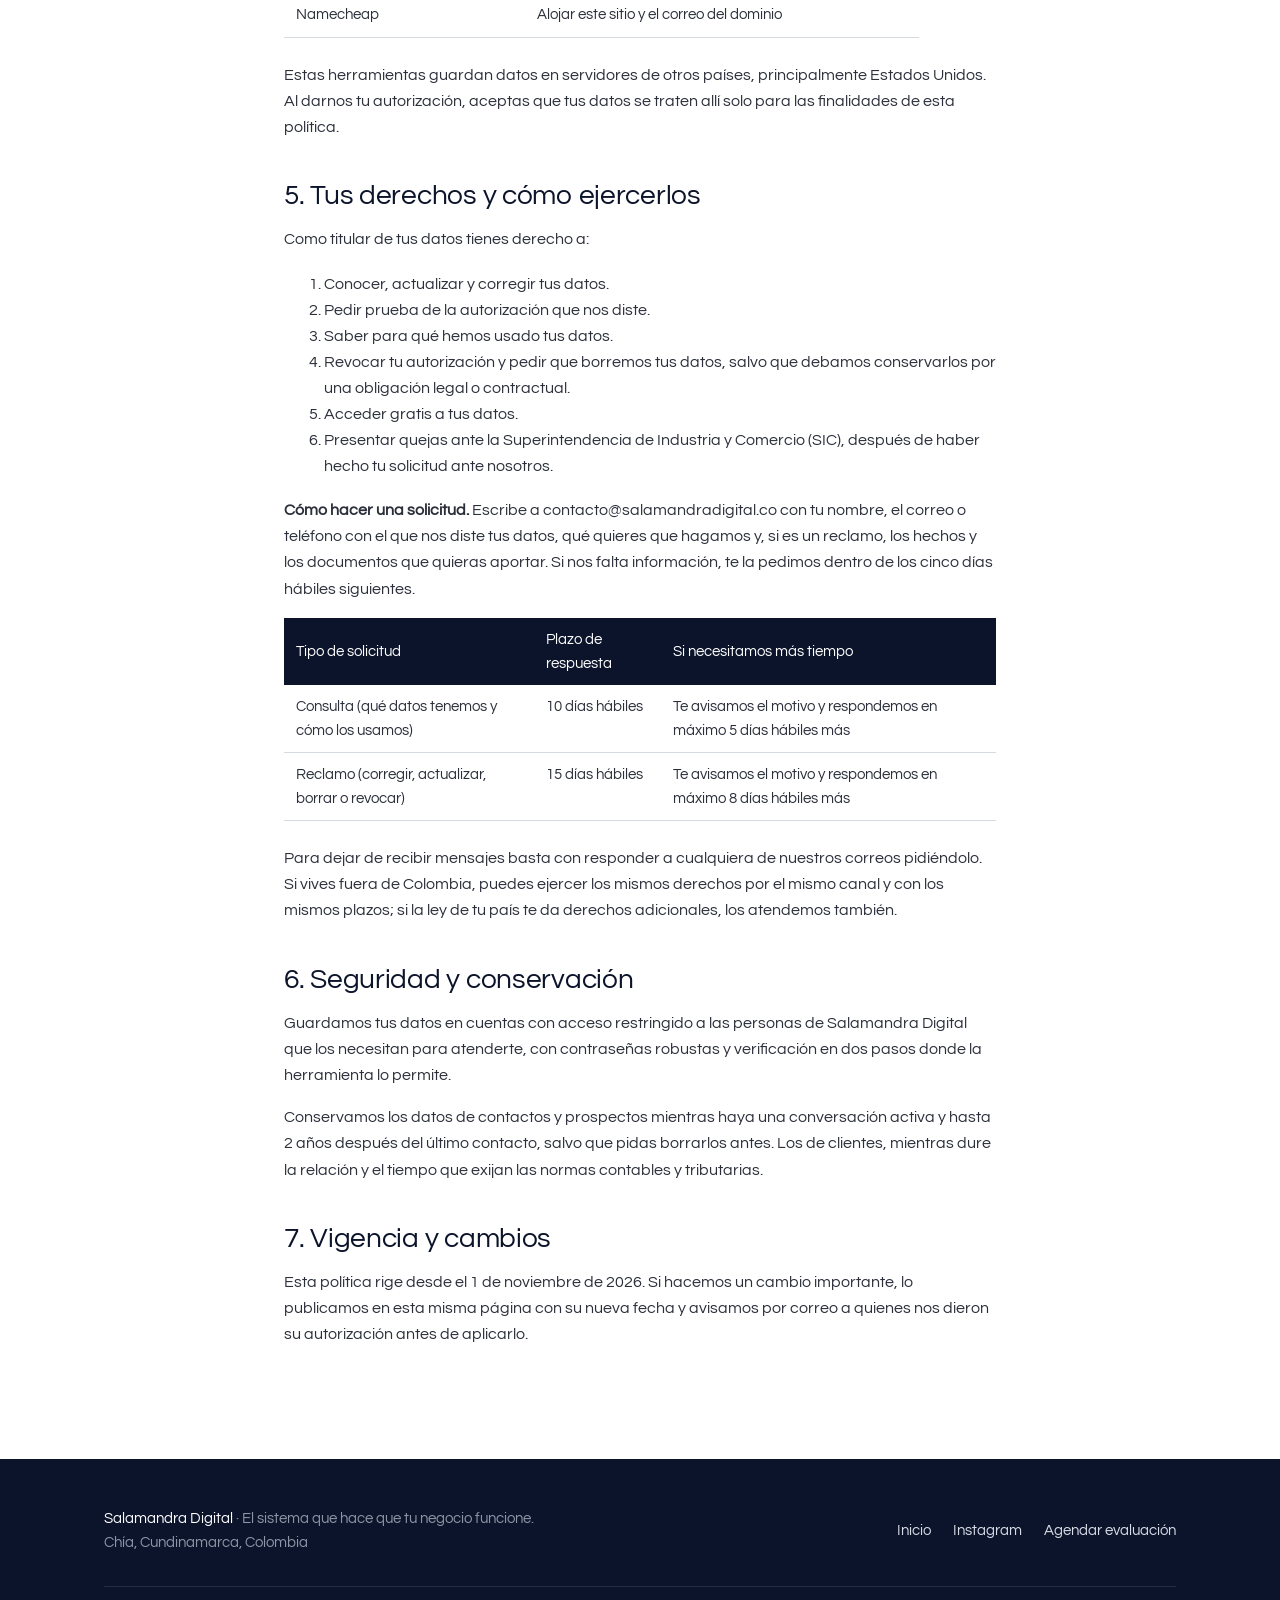
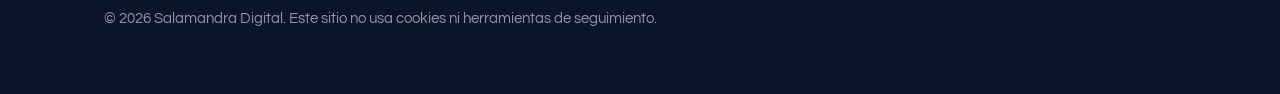
<file: site/privacidad.html>
<!doctype html>
<html lang="es">
<head>
<meta charset="utf-8">
<meta name="viewport" content="width=device-width, initial-scale=1">
<title>Política de tratamiento de datos · Salamandra Digital</title>
<meta name="description" content="Qué datos recoge Salamandra Digital, para qué los usa y cómo puedes conocerlos, corregirlos o pedir que los borren.">
<link rel="canonical" href="https://salamandradigital.co/privacidad">
<link rel="icon" type="image/png" href="assets/logo.png">
<link rel="preload" href="assets/fonts/questrial-latin-400-normal.woff2" as="font" type="font/woff2" crossorigin>
<link rel="stylesheet" href="assets/style.css">
</head>
<body>
<a class="skip" href="#contenido">Saltar al contenido</a>
<div class="ticker" role="region" aria-label="Servicios de Salamandra Digital"><div class="ticker__track"><div class="ticker__group"><a href="/gestion-de-proyectos-digitales">Gestión de proyectos digitales</a><span class="ticker__sep" aria-hidden="true">◆</span><a href="/gestion-de-proyectos-digitales#lanzamientos">Lanzamientos y proyectos de creadores</a><span class="ticker__sep" aria-hidden="true">◆</span><a href="/sistema-comercial">Que no se te pierda ningún cliente</a><span class="ticker__sep" aria-hidden="true">◆</span><a href="/automatizacion-e-ia">Responde a tiempo, sin estar pegado al celular</a><span class="ticker__sep" aria-hidden="true">◆</span><a href="/privacidad-digital">Protección de datos en tu página web</a><span class="ticker__sep" aria-hidden="true">◆</span><a href="/gestion-de-proyectos-digitales#operacion">Gestión operativa</a><span class="ticker__sep" aria-hidden="true">◆</span><a href="https://calendly.com/salamandrradigital/evaluacion" target="_blank" rel="noopener">Evaluación gratuita de 30 minutos</a><span class="ticker__sep" aria-hidden="true">◆</span></div><div class="ticker__group" aria-hidden="true"><a href="/gestion-de-proyectos-digitales" tabindex="-1">Gestión de proyectos digitales</a><span class="ticker__sep" aria-hidden="true">◆</span><a href="/gestion-de-proyectos-digitales#lanzamientos" tabindex="-1">Lanzamientos y proyectos de creadores</a><span class="ticker__sep" aria-hidden="true">◆</span><a href="/sistema-comercial" tabindex="-1">Que no se te pierda ningún cliente</a><span class="ticker__sep" aria-hidden="true">◆</span><a href="/automatizacion-e-ia" tabindex="-1">Responde a tiempo, sin estar pegado al celular</a><span class="ticker__sep" aria-hidden="true">◆</span><a href="/privacidad-digital" tabindex="-1">Protección de datos en tu página web</a><span class="ticker__sep" aria-hidden="true">◆</span><a href="/gestion-de-proyectos-digitales#operacion" tabindex="-1">Gestión operativa</a><span class="ticker__sep" aria-hidden="true">◆</span><a href="https://calendly.com/salamandrradigital/evaluacion" target="_blank" rel="noopener" tabindex="-1">Evaluación gratuita de 30 minutos</a><span class="ticker__sep" aria-hidden="true">◆</span></div></div></div>
<header class="header">
  <div class="wrap header__inner">
    <a class="header__logo" href="./" aria-label="Salamandra Digital, inicio"><img src="assets/logo.png" alt="Salamandra Digital" width="259" height="143"></a>
    <nav class="nav" aria-label="Principal">
      <a href="./">Inicio</a>
      <a class="btn btn--small" href="https://calendly.com/salamandrradigital/evaluacion" target="_blank" rel="noopener">Agenda tu evaluación</a>
    </nav>
  </div>
</header>

<main id="contenido" class="legal article">
  <span class="kicker">Privacidad</span>
  <h1>Política de tratamiento de datos personales</h1>
  <p class="updated">Vigente desde el 1 de noviembre de 2026</p>

  <div class="box">En corto: este sitio no usa cookies, píxeles ni herramientas de analítica. Solo recibimos los datos que tú nos das, los usamos para atenderte y puedes pedir que los borremos cuando quieras escribiendo a contacto@salamandradigital.co.</div>

  <p>Esta política explica qué datos recogemos, para qué los usamos y cómo puedes conocerlos, corregirlos o pedir que los borremos. Sigue la Ley 1581 de 2012 de Colombia y sus decretos reglamentarios.</p>

  <h2>1. Quién es responsable de tus datos</h2>
  <p>Salamandra Digital es responsable del tratamiento de los datos personales que recibe por este sitio, sus formularios, sus redes sociales y su trabajo con clientes.</p>
  <table>
    <tbody>
      <tr><td>Responsable</td><td>Vilma Patricia Fajardo Torres, que opera con el nombre comercial Salamandra Digital</td></tr>
      <tr><td>Cédula</td><td>C.C. 51.988.757</td></tr>
      <tr><td>Domicilio</td><td>Bogotá, Colombia</td></tr>
      <tr><td>Dirección de correspondencia</td><td>Carrera 57 # 23A-70, Bogotá</td></tr>
      <tr><td>Correo</td><td><a href="mailto:contacto@salamandradigital.co">contacto@salamandradigital.co</a></td></tr>
      <tr><td>Teléfono</td><td>+57 315 362 1273</td></tr>
    </tbody>
  </table>
  <p><strong>Quién atiende tus solicitudes:</strong> el área de Operaciones de Salamandra Digital, en contacto@salamandradigital.co. Es el canal para consultas, reclamos, correcciones, supresión de datos y revocatoria de la autorización.</p>

  <h2>2. Qué pasa cuando visitas este sitio</h2>
  <ul>
    <li>No instalamos cookies propias ni de terceros.</li>
    <li>Cuando cierras el aviso de privacidad con "Entendido", tu navegador guarda una marca temporal (sessionStorage, no es una cookie) para no volver a mostrarlo. No te identifica, no sale de tu navegador y se borra al cerrar la pestaña.</li>
    <li>No usamos píxeles de publicidad (Meta, Google u otros) ni herramientas de analítica o grabación de sesiones.</li>
    <li>La tipografía y las imágenes se sirven desde nuestro propio sitio, sin conexiones a servicios externos.</li>
    <li>Como cualquier sitio web, el servicio de alojamiento puede registrar datos técnicos básicos (como la dirección IP y la página solicitada) para operar y proteger el sitio.</li>
  </ul>
  <p>Si en el futuro incorporamos herramientas de medición, te pediremos tu consentimiento antes de activarlas y actualizaremos esta página.</p>

  <h2>3. Qué datos recogemos y para qué</h2>
  <table>
    <thead><tr><th>Cuándo</th><th>Qué datos</th><th>Para qué</th></tr></thead>
    <tbody>
      <tr><td>Usas un recurso gratuito, como el estado de tu proyecto digital</td><td>Nombre, correo y, si quieres, negocio y WhatsApp; lo que cuentas de tu proyecto</td><td>Enviarte el resultado, revisar tu caso y escribirte sobre él</td></tr>
      <tr><td>Nos escribes por correo, WhatsApp, Instagram o LinkedIn</td><td>Nombre, datos de contacto y lo que nos cuentas</td><td>Responderte y hacer seguimiento a tu consulta</td></tr>
      <tr><td>Agendas la evaluación gratuita</td><td>Nombre, correo y respuestas del formulario de agenda</td><td>Preparar y hacer la reunión, y enviarte el resumen escrito</td></tr>
      <tr><td>Compras el Chequeo de Privacidad y nos envías tu web</td><td>Nombre, correo y la dirección de la web que quieres revisar</td><td>Hacer la revisión y enviarte el informe</td></tr>
      <tr><td>Eres cliente</td><td>Datos de contacto, de facturación y los que se necesitan para prestar el servicio</td><td>Prestar el servicio, facturar y cumplir el contrato</td></tr>
    </tbody>
  </table>
  <p>Usamos tus datos para:</p>
  <ol>
    <li>Responder tus solicitudes y enviarte los recursos que pides.</li>
    <li>Contactarte por correo, WhatsApp o redes sociales sobre lo que nos consultaste y sobre servicios de Salamandra Digital relacionados.</li>
    <li>Prestar los servicios contratados, facturar y cumplir obligaciones legales y contables.</li>
    <li>Mejorar nuestros recursos y servicios con información agregada, sin identificar a nadie.</li>
  </ol>
  <p>No vendemos ni compartimos tus datos con terceros para fines publicitarios. No pedimos datos sensibles ni datos de menores de edad. Si en lo que nos cuentas incluyes algo que no necesitamos, no lo usamos para ningún fin distinto a entender tu caso.</p>
  <p><strong>Formularios de este sitio.</strong> Los formularios del Chequeo de Privacidad y del estado de tu proyecto nos llegan por correo desde nuestro propio servidor. Los registros del estado del proyecto se guardan además en una hoja de cálculo privada de Salamandra Digital. Para evitar envíos abusivos, el servidor guarda durante una hora una huella cifrada de tu conexión (no tu dirección IP) y la hora del envío; pasada la hora, deja de tenerse en cuenta.</p>
  <p><strong>Si eres cliente.</strong> Los datos de tu negocio (contactos, conversaciones, historial) siempre son tuyos. Cuando configuramos o gestionamos un sistema para ti actuamos como encargados: tratamos esos datos solo según tus instrucciones y para prestar el servicio contratado. Cuando los pidas, te entregamos tus contactos y oportunidades en un archivo, sin costo; si quieres conservar también las conversaciones y la configuración, transferimos la cuenta completa. Las condiciones específicas quedan en tu propuesta y contrato.</p>

  <h2>4. Herramientas que usamos</h2>
  <p>Compartimos con estos proveedores solo lo necesario para cada finalidad. Cada uno trata los datos según su propia política.</p>
  <table>
    <thead><tr><th>Herramienta</th><th>Para qué la usamos</th></tr></thead>
    <tbody>
      <tr><td>Google (Gmail y Hojas de cálculo)</td><td>Recibir formularios, guardar contactos y enviarte correos</td></tr>
      <tr><td><a href="https://calendly.com/privacy" target="_blank" rel="noopener">Calendly</a></td><td>Agendar la evaluación gratuita</td></tr>
      <tr><td>ManyChat y Meta (Instagram)</td><td>Responder mensajes directos</td></tr>
      <tr><td>Hotmart</td><td>Procesar la compra del Chequeo de Privacidad</td></tr>
      <tr><td>Namecheap</td><td>Alojar este sitio y el correo del dominio</td></tr>
    </tbody>
  </table>
  <p>Estas herramientas guardan datos en servidores de otros países, principalmente Estados Unidos. Al darnos tu autorización, aceptas que tus datos se traten allí solo para las finalidades de esta política.</p>

  <h2>5. Tus derechos y cómo ejercerlos</h2>
  <p>Como titular de tus datos tienes derecho a:</p>
  <ol>
    <li>Conocer, actualizar y corregir tus datos.</li>
    <li>Pedir prueba de la autorización que nos diste.</li>
    <li>Saber para qué hemos usado tus datos.</li>
    <li>Revocar tu autorización y pedir que borremos tus datos, salvo que debamos conservarlos por una obligación legal o contractual.</li>
    <li>Acceder gratis a tus datos.</li>
    <li>Presentar quejas ante la Superintendencia de Industria y Comercio (SIC), después de haber hecho tu solicitud ante nosotros.</li>
  </ol>
  <p><strong>Cómo hacer una solicitud.</strong> Escribe a contacto@salamandradigital.co con tu nombre, el correo o teléfono con el que nos diste tus datos, qué quieres que hagamos y, si es un reclamo, los hechos y los documentos que quieras aportar. Si nos falta información, te la pedimos dentro de los cinco días hábiles siguientes.</p>
  <table>
    <thead><tr><th>Tipo de solicitud</th><th>Plazo de respuesta</th><th>Si necesitamos más tiempo</th></tr></thead>
    <tbody>
      <tr><td>Consulta (qué datos tenemos y cómo los usamos)</td><td>10 días hábiles</td><td>Te avisamos el motivo y respondemos en máximo 5 días hábiles más</td></tr>
      <tr><td>Reclamo (corregir, actualizar, borrar o revocar)</td><td>15 días hábiles</td><td>Te avisamos el motivo y respondemos en máximo 8 días hábiles más</td></tr>
    </tbody>
  </table>
  <p>Para dejar de recibir mensajes basta con responder a cualquiera de nuestros correos pidiéndolo. Si vives fuera de Colombia, puedes ejercer los mismos derechos por el mismo canal y con los mismos plazos; si la ley de tu país te da derechos adicionales, los atendemos también.</p>

  <h2>6. Seguridad y conservación</h2>
  <p>Guardamos tus datos en cuentas con acceso restringido a las personas de Salamandra Digital que los necesitan para atenderte, con contraseñas robustas y verificación en dos pasos donde la herramienta lo permite.</p>
  <p>Conservamos los datos de contactos y prospectos mientras haya una conversación activa y hasta 2 años después del último contacto, salvo que pidas borrarlos antes. Los de clientes, mientras dure la relación y el tiempo que exijan las normas contables y tributarias.</p>

  <h2>7. Vigencia y cambios</h2>
  <p>Esta política rige desde el 1 de noviembre de 2026. Si hacemos un cambio importante, lo publicamos en esta misma página con su nueva fecha y avisamos por correo a quienes nos dieron su autorización antes de aplicarlo.</p>
</main>

<footer class="footer">
  <div class="wrap footer__inner">
    <div><span class="footer__brand">Salamandra Digital</span> · El sistema que hace que tu negocio funcione.<br>Chía, Cundinamarca, Colombia</div>
    <nav class="footer__links" aria-label="Secundaria">
      <a href="./">Inicio</a>
      <a href="https://www.instagram.com/salamandradigital" target="_blank" rel="noopener">Instagram</a>
      <a href="https://calendly.com/salamandrradigital/evaluacion" target="_blank" rel="noopener">Agendar evaluación</a>
    </nav>
    <p class="footer__clean">© 2026 Salamandra Digital. Este sitio no usa cookies ni herramientas de seguimiento.</p>
  </div>
</footer>
<aside class="aviso" id="aviso" hidden role="region" aria-label="Aviso de privacidad">
  <p class="aviso__title">Este sitio no usa cookies</p>
  <p>Ni cookies, ni píxeles, ni analítica. No hay nada que aceptar: así se ve una web que respeta tu privacidad.</p>
  <div class="aviso__actions">
    <button class="aviso__ok" type="button">Entendido</button>
    <a href="privacidad">Ver cómo lo hacemos</a>
  </div>
</aside>
<script src="assets/site.js" defer></script>
</body>
</html>
</file>
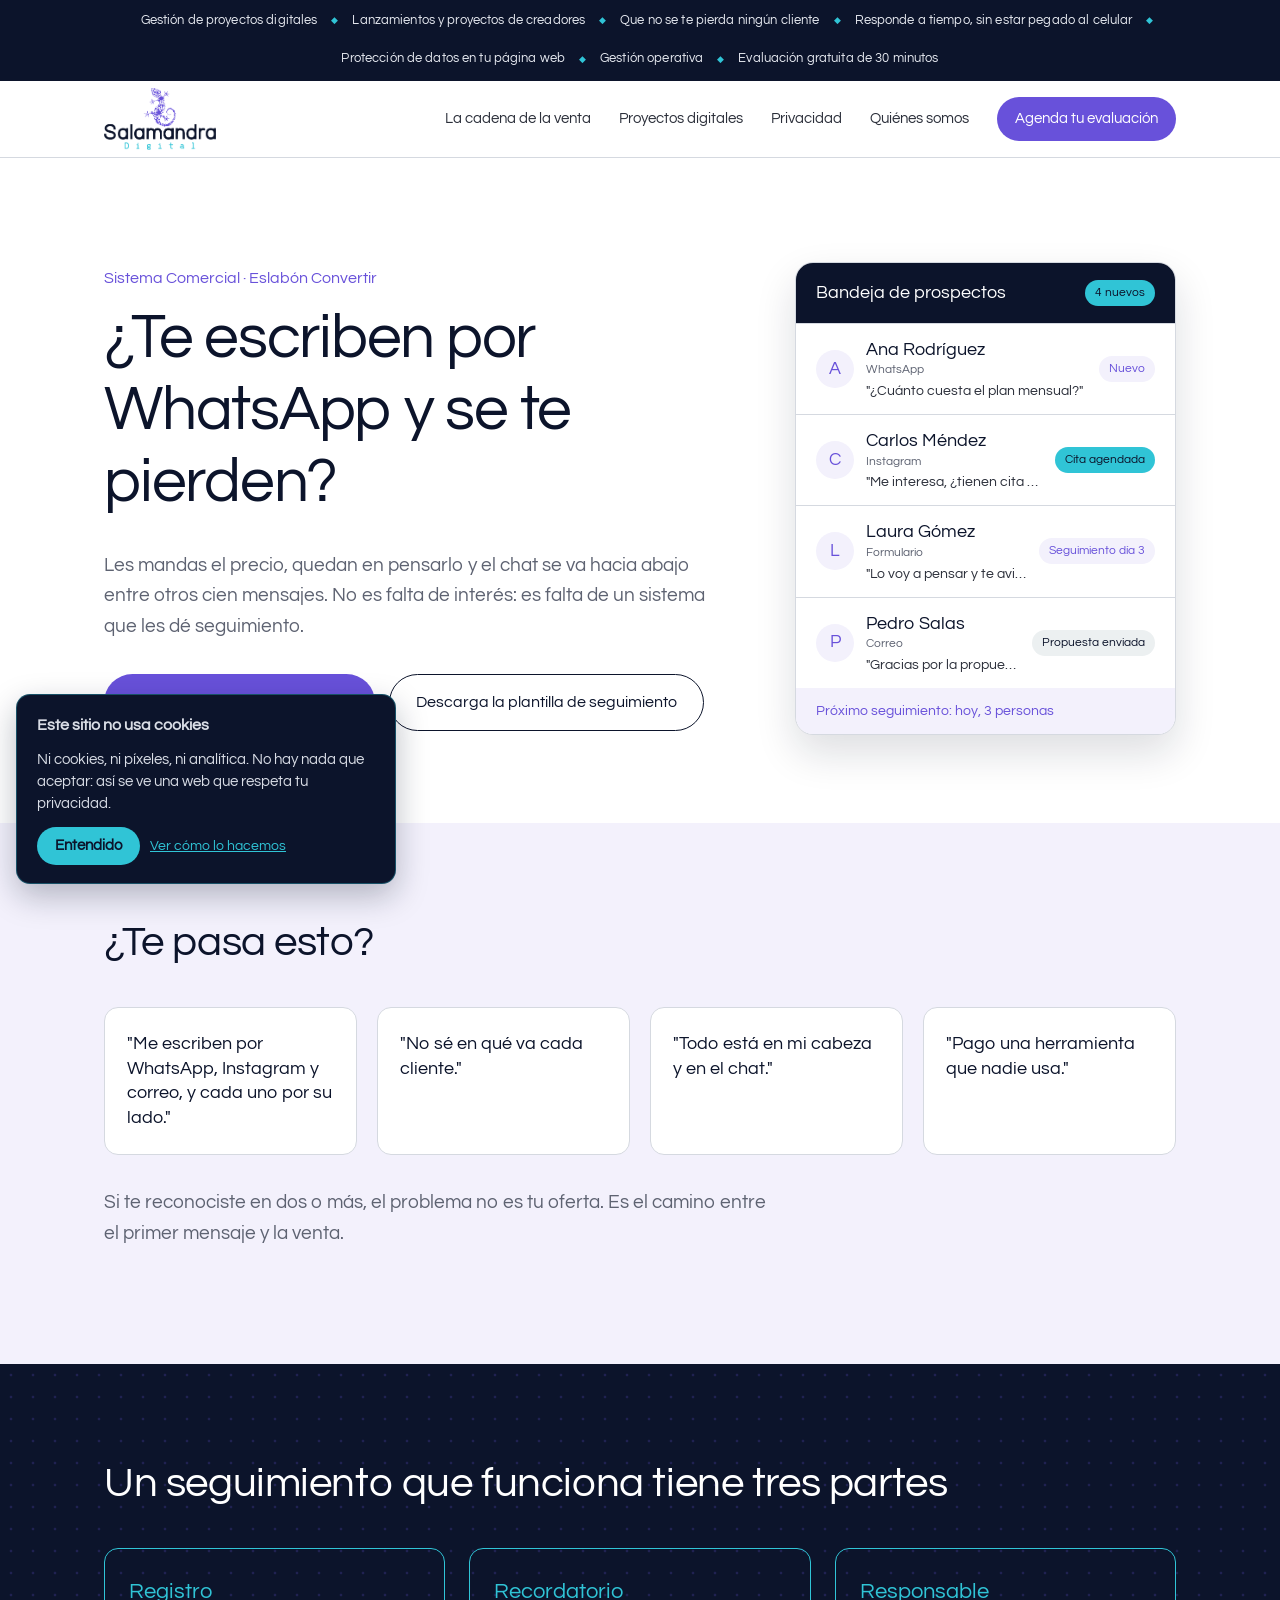
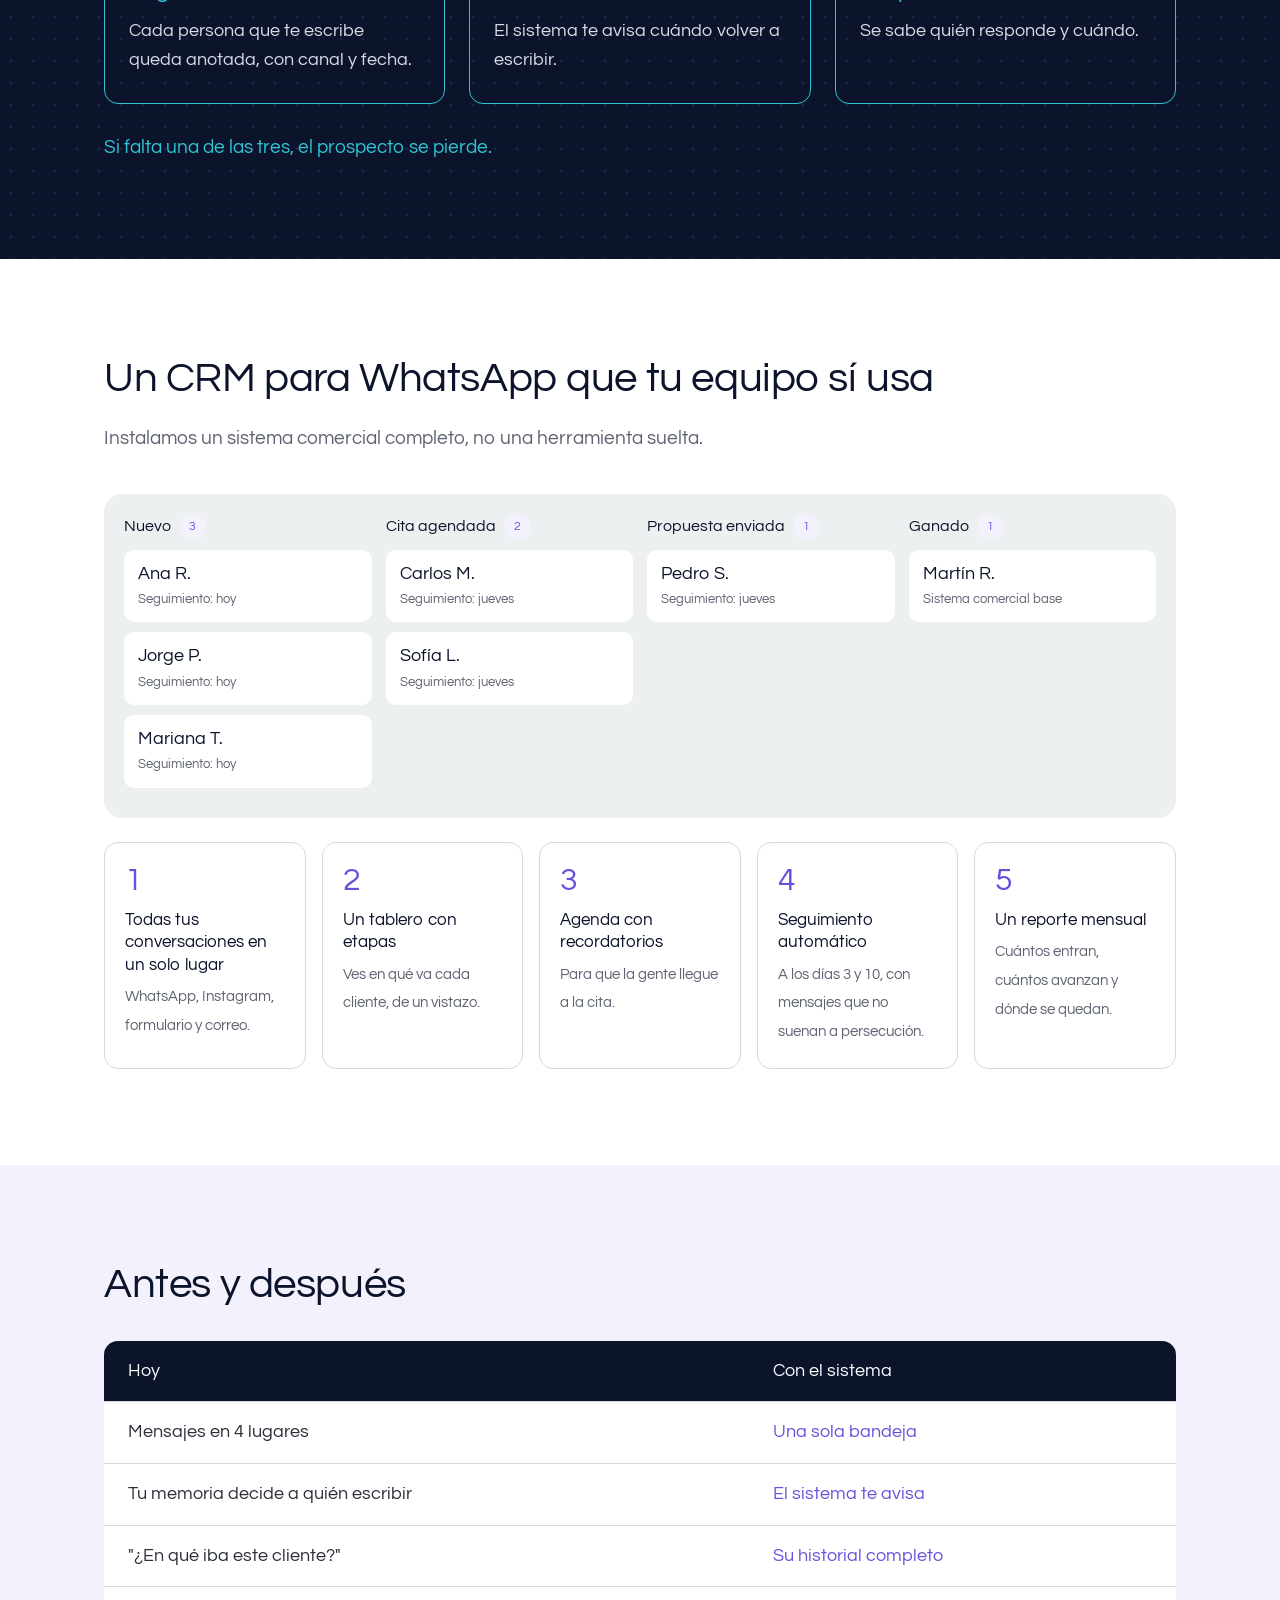
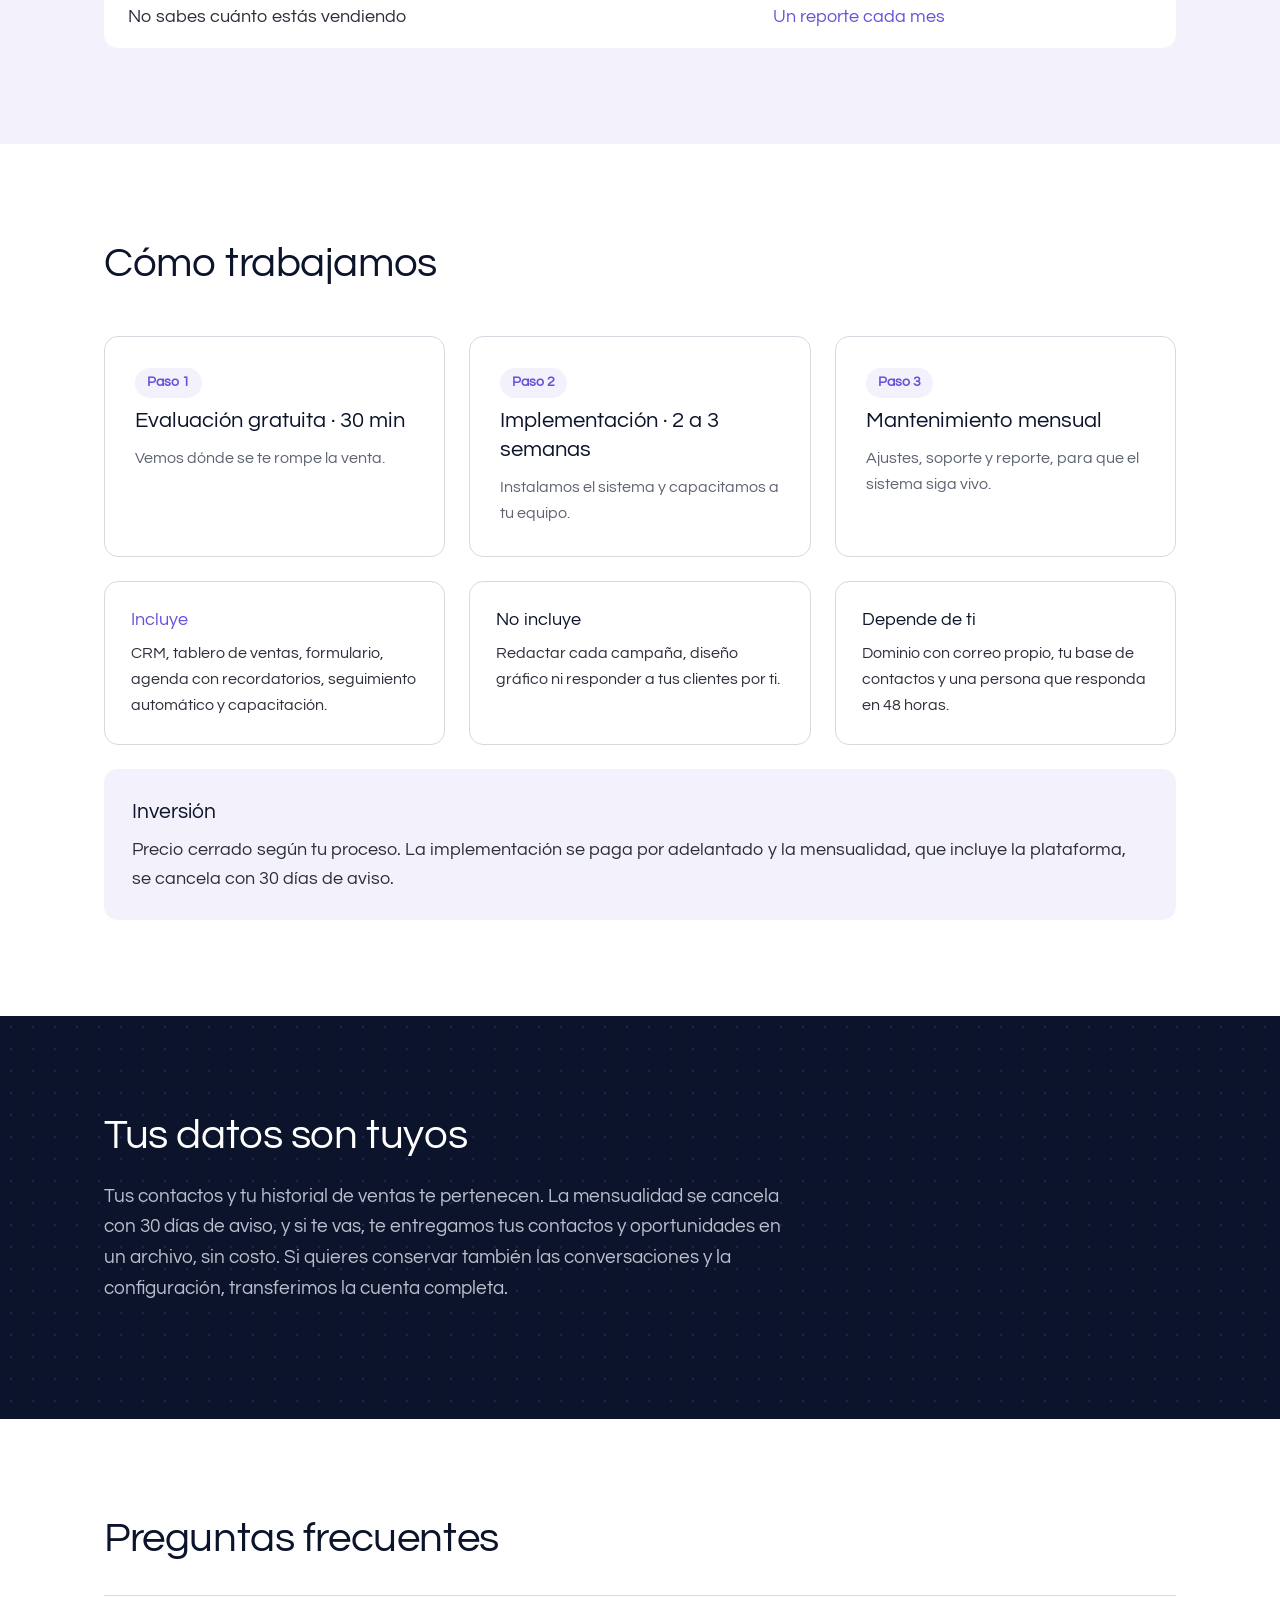
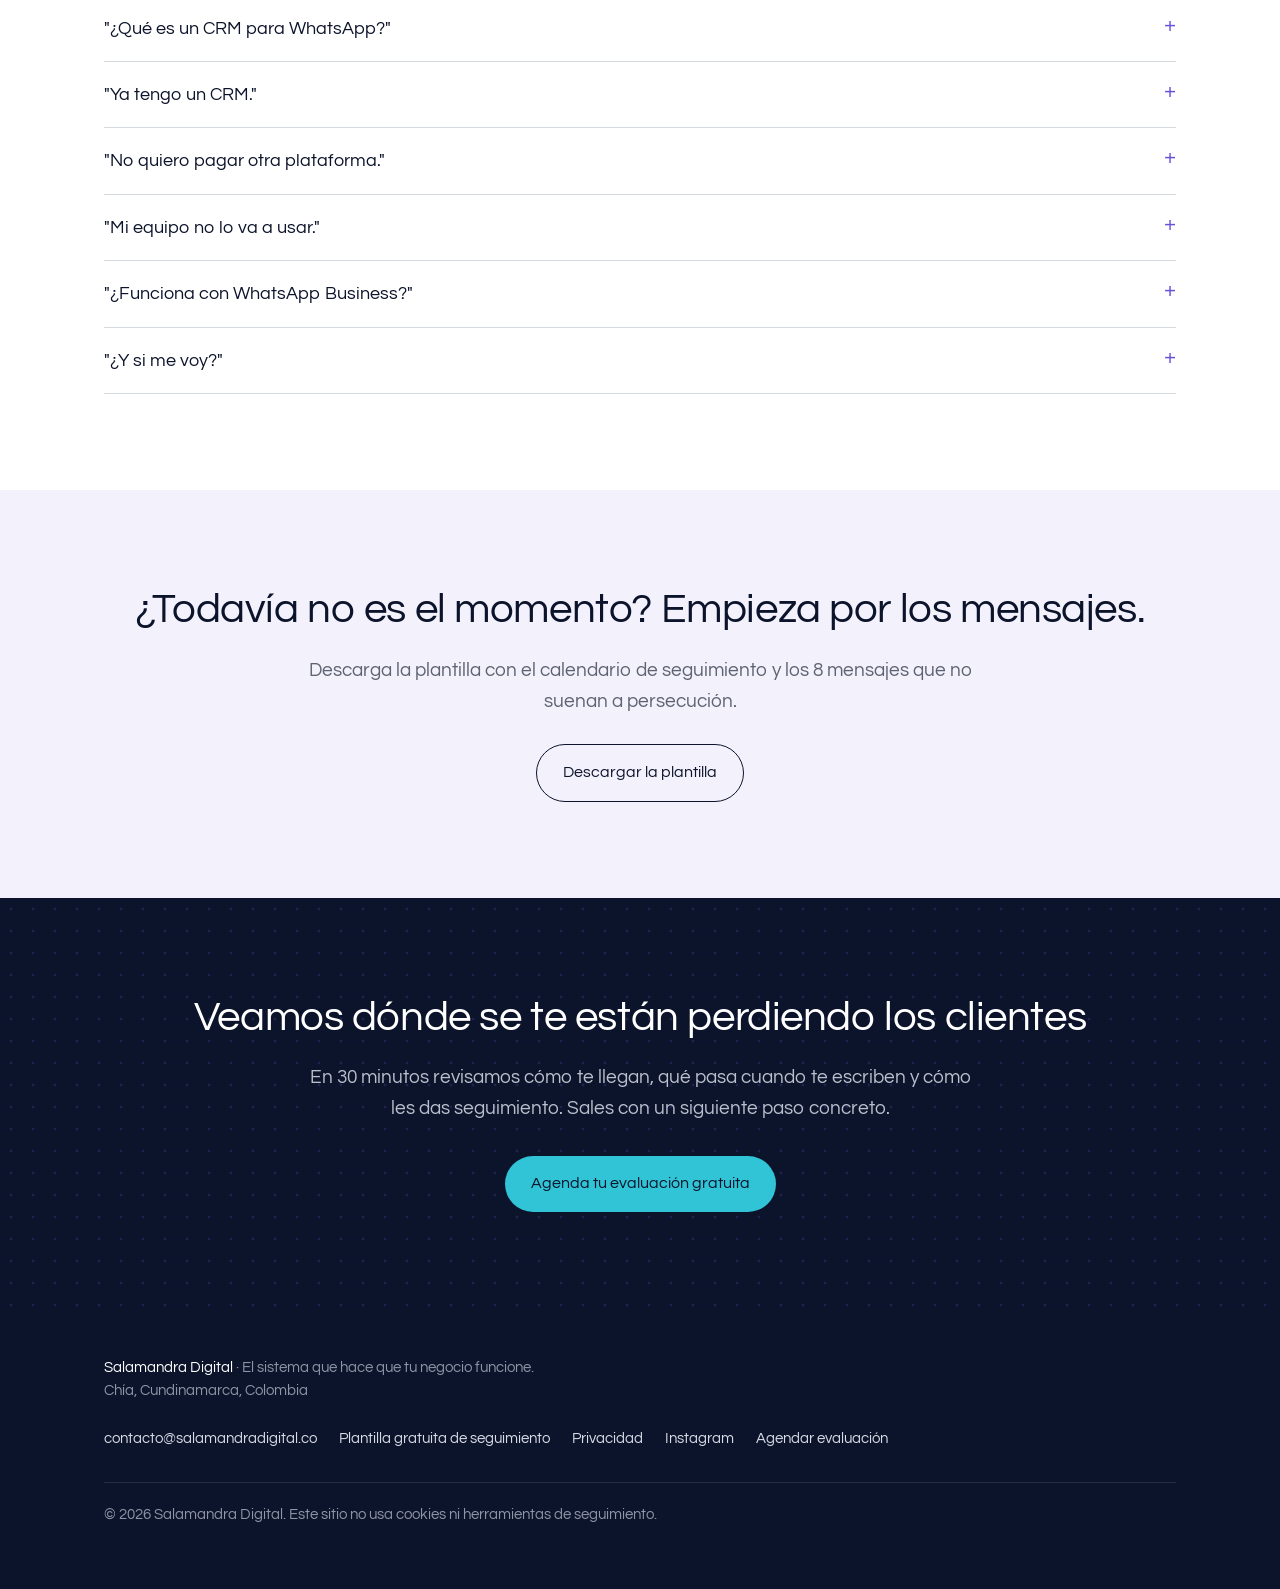
<file: site/sistema-comercial.html>
<!doctype html>
<html lang="es">
<head>
<meta charset="utf-8">
<meta name="viewport" content="width=device-width, initial-scale=1">
<title>CRM para WhatsApp y seguimiento de clientes | Salamandra Digital</title>
<meta name="description" content="CRM para WhatsApp instalado y funcionando: todos tus mensajes en una bandeja, cada cliente con responsable, recordatorios y seguimiento automático, para que ninguno se quede sin respuesta.">
<link rel="canonical" href="https://salamandradigital.co/sistema-comercial">
<meta property="og:type" content="website">
<meta property="og:title" content="¿Te escriben por WhatsApp y se te pierden? · Salamandra Digital">
<meta property="og:description" content="Sistema comercial con registro, recordatorios y seguimiento: un CRM para WhatsApp que tu equipo sí usa.">
<meta property="og:url" content="https://salamandradigital.co/sistema-comercial">
<meta property="og:image" content="https://salamandradigital.co/assets/logo.png">
<meta property="og:locale" content="es_CO">
<link rel="icon" type="image/png" href="assets/logo.png">
<link rel="preload" href="assets/fonts/questrial-latin-400-normal.woff2" as="font" type="font/woff2" crossorigin>
<link rel="stylesheet" href="assets/style.css">
<script type="application/ld+json">
{
  "@context": "https://schema.org",
  "@type": "Service",
  "name": "Sistema Comercial",
  "serviceType": "CRM para WhatsApp y seguimiento de clientes",
  "provider": { "@type": "ProfessionalService", "name": "Salamandra Digital", "url": "https://salamandradigital.co/" },
  "areaServed": ["Latinoamérica", "España", "Estados Unidos"],
  "description": "Sistema comercial con bandeja unificada, tablero de etapas, agenda con recordatorios y seguimiento automático."
}
</script>
</head>
<body>
<a class="skip" href="#contenido">Saltar al contenido</a>
<div class="ticker" role="region" aria-label="Servicios de Salamandra Digital"><div class="ticker__track"><div class="ticker__group"><a href="/gestion-de-proyectos-digitales">Gestión de proyectos digitales</a><span class="ticker__sep" aria-hidden="true">◆</span><a href="/gestion-de-proyectos-digitales#lanzamientos">Lanzamientos y proyectos de creadores</a><span class="ticker__sep" aria-hidden="true">◆</span><a href="/sistema-comercial">Que no se te pierda ningún cliente</a><span class="ticker__sep" aria-hidden="true">◆</span><a href="/automatizacion-e-ia">Responde a tiempo, sin estar pegado al celular</a><span class="ticker__sep" aria-hidden="true">◆</span><a href="/privacidad-digital">Protección de datos en tu página web</a><span class="ticker__sep" aria-hidden="true">◆</span><a href="/gestion-de-proyectos-digitales#operacion">Gestión operativa</a><span class="ticker__sep" aria-hidden="true">◆</span><a href="https://calendly.com/salamandrradigital/evaluacion" target="_blank" rel="noopener">Evaluación gratuita de 30 minutos</a><span class="ticker__sep" aria-hidden="true">◆</span></div><div class="ticker__group" aria-hidden="true"><a href="/gestion-de-proyectos-digitales" tabindex="-1">Gestión de proyectos digitales</a><span class="ticker__sep" aria-hidden="true">◆</span><a href="/gestion-de-proyectos-digitales#lanzamientos" tabindex="-1">Lanzamientos y proyectos de creadores</a><span class="ticker__sep" aria-hidden="true">◆</span><a href="/sistema-comercial" tabindex="-1">Que no se te pierda ningún cliente</a><span class="ticker__sep" aria-hidden="true">◆</span><a href="/automatizacion-e-ia" tabindex="-1">Responde a tiempo, sin estar pegado al celular</a><span class="ticker__sep" aria-hidden="true">◆</span><a href="/privacidad-digital" tabindex="-1">Protección de datos en tu página web</a><span class="ticker__sep" aria-hidden="true">◆</span><a href="/gestion-de-proyectos-digitales#operacion" tabindex="-1">Gestión operativa</a><span class="ticker__sep" aria-hidden="true">◆</span><a href="https://calendly.com/salamandrradigital/evaluacion" target="_blank" rel="noopener" tabindex="-1">Evaluación gratuita de 30 minutos</a><span class="ticker__sep" aria-hidden="true">◆</span></div></div></div>

<header class="header">
  <div class="wrap header__inner">
    <a class="header__logo" href="./" aria-label="Salamandra Digital, inicio"><img src="assets/logo.png" alt="Salamandra Digital" width="259" height="143"></a>
    <nav class="nav" aria-label="Principal">
      <a href="./#cadena">La cadena de la venta</a>
      <a href="gestion-de-proyectos-digitales">Proyectos digitales</a>
      <a href="privacidad-digital">Privacidad</a>
      <a href="./#nosotros">Quiénes somos</a>
      <a class="btn btn--small" href="https://calendly.com/salamandrradigital/evaluacion" target="_blank" rel="noopener">Agenda tu evaluación</a>
    </nav>
  </div>
</header>

<main id="contenido">

  <section class="hero hero--line">
    <div class="wrap hero__grid">
      <div>
        <p class="kicker">Sistema Comercial · Eslabón Convertir</p>
        <h1>¿Te escriben por WhatsApp y se te pierden?</h1>
        <p class="lead">Les mandas el precio, quedan en pensarlo y el chat se va hacia abajo entre otros cien mensajes. No es falta de interés: es falta de un sistema que les dé seguimiento.</p>
        <div class="actions">
          <a class="btn" href="https://calendly.com/salamandrradigital/evaluacion" target="_blank" rel="noopener">Agenda tu evaluación gratuita</a>
          <a class="btn btn--ghost" href="recursos/plantilla-seguimiento-clientes">Descarga la plantilla de seguimiento</a>
        </div>
      </div>
      <div class="inbox" role="img" aria-label="Ejemplo de bandeja de prospectos con conversaciones de WhatsApp, Instagram, formulario y correo, cada una con su etapa">
        <div class="inbox__head"><span>Bandeja de prospectos</span><span class="tag tag--cyan">4 nuevos</span></div>
        <div class="inbox__row"><span class="inbox__avatar">A</span><div class="inbox__body"><b>Ana Rodríguez</b> <small>WhatsApp</small><p>"¿Cuánto cuesta el plan mensual?"</p></div><span class="tag">Nuevo</span></div>
        <div class="inbox__row"><span class="inbox__avatar">C</span><div class="inbox__body"><b>Carlos Méndez</b> <small>Instagram</small><p>"Me interesa, ¿tienen cita el jueves?"</p></div><span class="tag tag--cyan">Cita agendada</span></div>
        <div class="inbox__row"><span class="inbox__avatar">L</span><div class="inbox__body"><b>Laura Gómez</b> <small>Formulario</small><p>"Lo voy a pensar y te aviso."</p></div><span class="tag">Seguimiento día 3</span></div>
        <div class="inbox__row"><span class="inbox__avatar">P</span><div class="inbox__body"><b>Pedro Salas</b> <small>Correo</small><p>"Gracias por la propuesta."</p></div><span class="tag tag--gray">Propuesta enviada</span></div>
        <div class="inbox__foot">Próximo seguimiento: hoy, 3 personas</div>
      </div>
    </div>
  </section>

  <section class="section section--light">
    <div class="wrap">
      <h2>¿Te pasa esto?</h2>
      <div class="pains">
        <blockquote>"Me escriben por WhatsApp, Instagram y correo, y cada uno por su lado."</blockquote>
        <blockquote>"No sé en qué va cada cliente."</blockquote>
        <blockquote>"Todo está en mi cabeza y en el chat."</blockquote>
        <blockquote>"Pago una herramienta que nadie usa."</blockquote>
      </div>
      <p class="lead">Si te reconociste en dos o más, el problema no es tu oferta. Es el camino entre el primer mensaje y la venta.</p>
    </div>
  </section>

  <section class="section section--navy">
    <div class="wrap">
      <h2>Un seguimiento que funciona tiene tres partes</h2>
      <div class="parts">
        <div class="part"><h3>Registro</h3><p>Cada persona que te escribe queda anotada, con canal y fecha.</p></div>
        <div class="part"><h3>Recordatorio</h3><p>El sistema te avisa cuándo volver a escribir.</p></div>
        <div class="part"><h3>Responsable</h3><p>Se sabe quién responde y cuándo.</p></div>
      </div>
      <p class="highlight">Si falta una de las tres, el prospecto se pierde.</p>
    </div>
  </section>

  <section class="section">
    <div class="wrap">
      <h2>Un CRM para WhatsApp que tu equipo sí usa</h2>
      <p class="lead">Instalamos un sistema comercial completo, no una herramienta suelta.</p>
      <div class="board" role="img" aria-label="Ejemplo de tablero con prospectos organizados por etapa: nuevo, cita agendada, propuesta enviada y ganado">
        <div class="board__col"><div class="board__title">Nuevo <span class="tag">3</span></div><div class="board__card"><b>Ana R.</b><small>Seguimiento: hoy</small></div><div class="board__card"><b>Jorge P.</b><small>Seguimiento: hoy</small></div><div class="board__card"><b>Mariana T.</b><small>Seguimiento: hoy</small></div></div>
        <div class="board__col"><div class="board__title">Cita agendada <span class="tag">2</span></div><div class="board__card"><b>Carlos M.</b><small>Seguimiento: jueves</small></div><div class="board__card"><b>Sofía L.</b><small>Seguimiento: jueves</small></div></div>
        <div class="board__col"><div class="board__title">Propuesta enviada <span class="tag">1</span></div><div class="board__card"><b>Pedro S.</b><small>Seguimiento: jueves</small></div></div>
        <div class="board__col"><div class="board__title">Ganado <span class="tag">1</span></div><div class="board__card"><b>Martín R.</b><small>Sistema comercial base</small></div></div>
      </div>
      <ol class="features">
        <li><b>Todas tus conversaciones en un solo lugar</b><span>WhatsApp, Instagram, formulario y correo.</span></li>
        <li><b>Un tablero con etapas</b><span>Ves en qué va cada cliente, de un vistazo.</span></li>
        <li><b>Agenda con recordatorios</b><span>Para que la gente llegue a la cita.</span></li>
        <li><b>Seguimiento automático</b><span>A los días 3 y 10, con mensajes que no suenan a persecución.</span></li>
        <li><b>Un reporte mensual</b><span>Cuántos entran, cuántos avanzan y dónde se quedan.</span></li>
      </ol>
    </div>
  </section>

  <section class="section section--light">
    <div class="wrap">
      <h2>Antes y después</h2>
      <table class="compare">
        <thead><tr><th scope="col">Hoy</th><th scope="col">Con el sistema</th></tr></thead>
        <tbody>
          <tr><td>Mensajes en 4 lugares</td><td>Una sola bandeja</td></tr>
          <tr><td>Tu memoria decide a quién escribir</td><td>El sistema te avisa</td></tr>
          <tr><td>"¿En qué iba este cliente?"</td><td>Su historial completo</td></tr>
          <tr><td>No sabes cuánto estás vendiendo</td><td>Un reporte cada mes</td></tr>
        </tbody>
      </table>
    </div>
  </section>

  <section class="section">
    <div class="wrap">
      <h2>Cómo trabajamos</h2>
      <div class="steps">
        <div class="step"><span class="step__label">Paso 1</span><h3>Evaluación gratuita · 30 min</h3><p>Vemos dónde se te rompe la venta.</p></div>
        <div class="step"><span class="step__label">Paso 2</span><h3>Implementación · 2 a 3 semanas</h3><p>Instalamos el sistema y capacitamos a tu equipo.</p></div>
        <div class="step"><span class="step__label">Paso 3</span><h3>Mantenimiento mensual</h3><p>Ajustes, soporte y reporte, para que el sistema siga vivo.</p></div>
      </div>
      <div class="scope">
        <div class="is-yes"><h3>Incluye</h3><p>CRM, tablero de ventas, formulario, agenda con recordatorios, seguimiento automático y capacitación.</p></div>
        <div><h3>No incluye</h3><p>Redactar cada campaña, diseño gráfico ni responder a tus clientes por ti.</p></div>
        <div><h3>Depende de ti</h3><p>Dominio con correo propio, tu base de contactos y una persona que responda en 48 horas.</p></div>
      </div>
      <div class="price"><strong>Inversión</strong><span>Precio cerrado según tu proceso. La implementación se paga por adelantado y la mensualidad, que incluye la plataforma, se cancela con 30 días de aviso.</span></div>
    </div>
  </section>

  <section class="section section--navy">
    <div class="wrap">
      <h2>Tus datos son tuyos</h2>
      <p class="lead">Tus contactos y tu historial de ventas te pertenecen. La mensualidad se cancela con 30 días de aviso, y si te vas, te entregamos tus contactos y oportunidades en un archivo, sin costo. Si quieres conservar también las conversaciones y la configuración, transferimos la cuenta completa.</p>
    </div>
  </section>

  <section class="section">
    <div class="wrap">
      <h2>Preguntas frecuentes</h2>
      <div class="faq">
        <details><summary>"¿Qué es un CRM para WhatsApp?"</summary><p>Es un sistema donde llegan todos los mensajes de WhatsApp de tu negocio, junto con Instagram, Facebook y el formulario de tu web. Cada persona que escribe queda registrada, con responsable, etapa y recordatorios, para que nadie se quede sin respuesta. Usamos la conexión oficial de WhatsApp.</p></details>
        <details><summary>"Ya tengo un CRM."</summary><p>Tener la herramienta no es lo mismo que tenerla funcionando. Si ya la tienes, instalamos el sistema en tu propia cuenta.</p></details>
        <details><summary>"No quiero pagar otra plataforma."</summary><p>La plataforma va incluida en la mensualidad. Lo único aparte es el consumo de WhatsApp que cobra Meta, según el uso, y te lo explicamos antes de empezar.</p></details>
        <details><summary>"Mi equipo no lo va a usar."</summary><p>Lo diseñamos con el proceso real de tu equipo y lo entregamos con capacitación grabada.</p></details>
        <details><summary>"¿Funciona con WhatsApp Business?"</summary><p>Sí. La conexión oficial de WhatsApp puede tener un costo de Meta por conversación, y te lo explicamos antes de empezar.</p></details>
        <details><summary>"¿Y si me voy?"</summary><p>Tus contactos y oportunidades se exportan siempre y sin costo. Si quieres conservar también las conversaciones y la configuración, transferimos la cuenta completa.</p></details>
      </div>
    </div>
  </section>

  <section class="section section--light resource">
    <div class="wrap">
      <h2>¿Todavía no es el momento? Empieza por los mensajes.</h2>
      <p class="lead">Descarga la plantilla con el calendario de seguimiento y los 8 mensajes que no suenan a persecución.</p>
      <a class="btn btn--ghost" href="recursos/plantilla-seguimiento-clientes">Descargar la plantilla</a>
    </div>
  </section>

  <section class="section section--navy final">
    <div class="wrap">
      <h2>Veamos dónde se te están perdiendo los clientes</h2>
      <p class="lead">En 30 minutos revisamos cómo te llegan, qué pasa cuando te escriben y cómo les das seguimiento. Sales con un siguiente paso concreto.</p>
      <div class="actions">
        <a class="btn btn--light" href="https://calendly.com/salamandrradigital/evaluacion" target="_blank" rel="noopener">Agenda tu evaluación gratuita</a>
      </div>
    </div>
  </section>

</main>

<footer class="footer">
  <div class="wrap footer__inner">
    <div><span class="footer__brand">Salamandra Digital</span> · El sistema que hace que tu negocio funcione.<br>Chía, Cundinamarca, Colombia</div>
    <nav class="footer__links" aria-label="Secundaria">
      <a href="mailto:contacto@salamandradigital.co">contacto@salamandradigital.co</a>
      <a href="recursos/plantilla-seguimiento-clientes">Plantilla gratuita de seguimiento</a>
      <a href="privacidad">Privacidad</a>
      <a href="https://www.instagram.com/salamandradigital" target="_blank" rel="noopener">Instagram</a>
      <a href="https://calendly.com/salamandrradigital/evaluacion" target="_blank" rel="noopener">Agendar evaluación</a>
    </nav>
    <p class="footer__clean">© 2026 Salamandra Digital. Este sitio no usa cookies ni herramientas de seguimiento.</p>
  </div>
</footer>
<aside class="aviso" id="aviso" hidden role="region" aria-label="Aviso de privacidad">
  <p class="aviso__title">Este sitio no usa cookies</p>
  <p>Ni cookies, ni píxeles, ni analítica. No hay nada que aceptar: así se ve una web que respeta tu privacidad.</p>
  <div class="aviso__actions">
    <button class="aviso__ok" type="button">Entendido</button>
    <a href="privacidad">Ver cómo lo hacemos</a>
  </div>
</aside>
<script src="assets/site.js" defer></script>
</body>
</html>
</file>
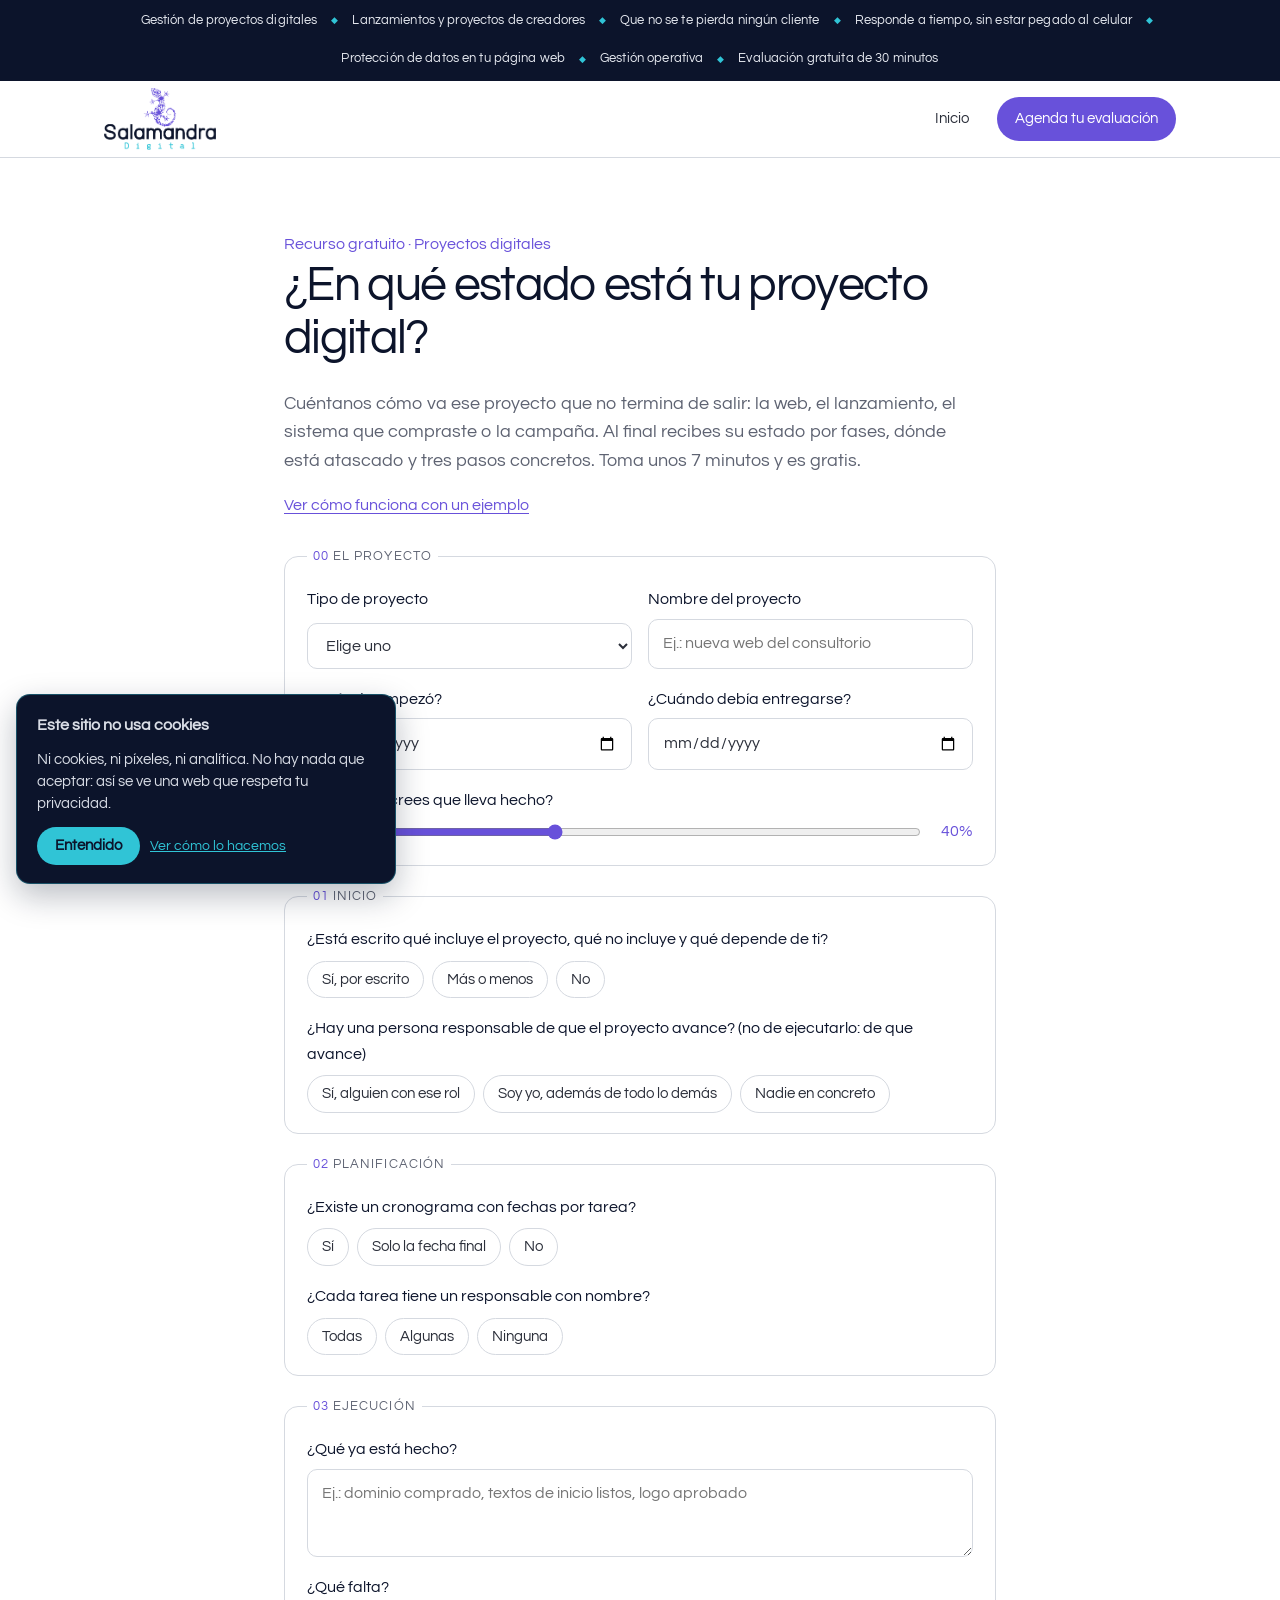
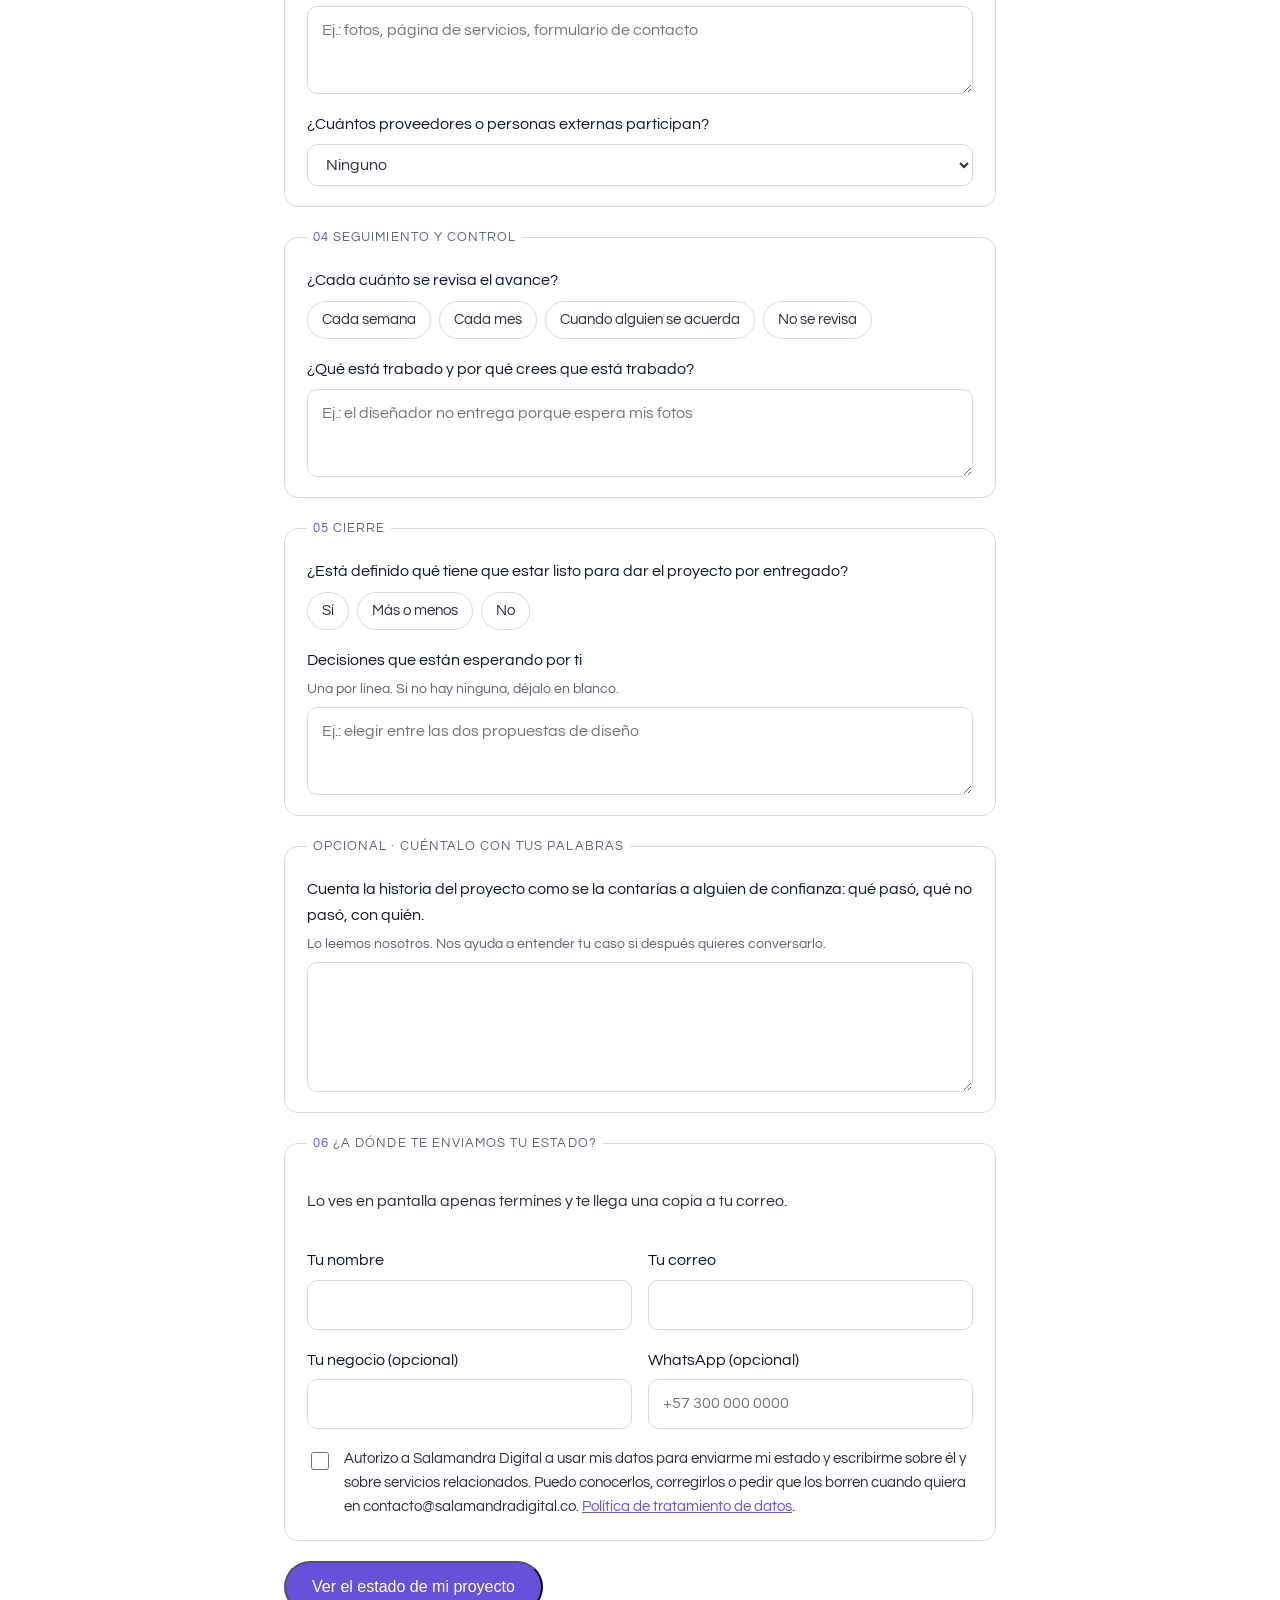
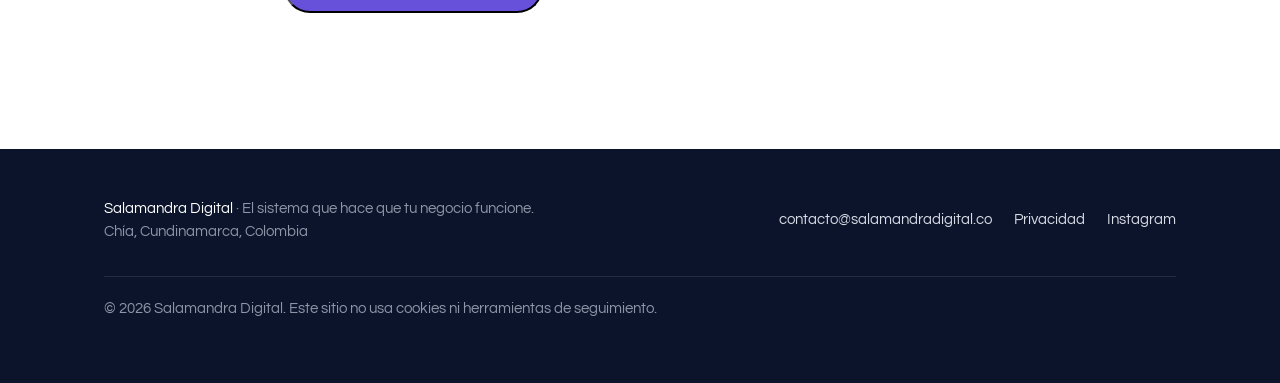
<file: site/recursos/estado-proyecto-digital.html>
<!doctype html>
<html lang="es">
<head>
<meta charset="utf-8">
<meta name="viewport" content="width=device-width, initial-scale=1">
<title>¿En qué estado está tu proyecto digital? · Salamandra Digital</title>
<meta name="description" content="Cuenta cómo va tu web, tu lanzamiento o tu sistema y recibe gratis su estado por fases, dónde está atascado y tres siguientes pasos.">
<link rel="canonical" href="https://salamandradigital.co/recursos/estado-proyecto-digital">
<link rel="icon" type="image/png" href="../assets/logo.png">
<link rel="preload" href="../assets/fonts/questrial-latin-400-normal.woff2" as="font" type="font/woff2" crossorigin>
<link rel="stylesheet" href="../assets/style.css">
</head>
<body>
<a class="skip" href="#contenido">Saltar al contenido</a>
<div class="ticker" role="region" aria-label="Servicios de Salamandra Digital"><div class="ticker__track"><div class="ticker__group"><a href="/gestion-de-proyectos-digitales">Gestión de proyectos digitales</a><span class="ticker__sep" aria-hidden="true">◆</span><a href="/gestion-de-proyectos-digitales#lanzamientos">Lanzamientos y proyectos de creadores</a><span class="ticker__sep" aria-hidden="true">◆</span><a href="/sistema-comercial">Que no se te pierda ningún cliente</a><span class="ticker__sep" aria-hidden="true">◆</span><a href="/automatizacion-e-ia">Responde a tiempo, sin estar pegado al celular</a><span class="ticker__sep" aria-hidden="true">◆</span><a href="/privacidad-digital">Protección de datos en tu página web</a><span class="ticker__sep" aria-hidden="true">◆</span><a href="/gestion-de-proyectos-digitales#operacion">Gestión operativa</a><span class="ticker__sep" aria-hidden="true">◆</span><a href="https://calendly.com/salamandrradigital/evaluacion" target="_blank" rel="noopener">Evaluación gratuita de 30 minutos</a><span class="ticker__sep" aria-hidden="true">◆</span></div><div class="ticker__group" aria-hidden="true"><a href="/gestion-de-proyectos-digitales" tabindex="-1">Gestión de proyectos digitales</a><span class="ticker__sep" aria-hidden="true">◆</span><a href="/gestion-de-proyectos-digitales#lanzamientos" tabindex="-1">Lanzamientos y proyectos de creadores</a><span class="ticker__sep" aria-hidden="true">◆</span><a href="/sistema-comercial" tabindex="-1">Que no se te pierda ningún cliente</a><span class="ticker__sep" aria-hidden="true">◆</span><a href="/automatizacion-e-ia" tabindex="-1">Responde a tiempo, sin estar pegado al celular</a><span class="ticker__sep" aria-hidden="true">◆</span><a href="/privacidad-digital" tabindex="-1">Protección de datos en tu página web</a><span class="ticker__sep" aria-hidden="true">◆</span><a href="/gestion-de-proyectos-digitales#operacion" tabindex="-1">Gestión operativa</a><span class="ticker__sep" aria-hidden="true">◆</span><a href="https://calendly.com/salamandrradigital/evaluacion" target="_blank" rel="noopener" tabindex="-1">Evaluación gratuita de 30 minutos</a><span class="ticker__sep" aria-hidden="true">◆</span></div></div></div>
<header class="header">
  <div class="wrap header__inner">
    <a class="header__logo" href="../" aria-label="Salamandra Digital, inicio"><img src="../assets/logo.png" alt="Salamandra Digital" width="259" height="143"></a>
    <nav class="nav" aria-label="Principal">
      <a href="../">Inicio</a>
      <a class="btn btn--small" href="https://calendly.com/salamandrradigital/evaluacion" target="_blank" rel="noopener">Agenda tu evaluación</a>
    </nav>
  </div>
</header>
<main id="contenido" class="legal article estado">
  <span class="kicker">Recurso gratuito · Proyectos digitales</span>
  <h1>¿En qué estado está tu proyecto digital?</h1>
  <p class="lead">Cuéntanos cómo va ese proyecto que no termina de salir: la web, el lanzamiento, el sistema que compraste o la campaña. Al final recibes su estado por fases, dónde está atascado y tres pasos concretos. Toma unos 7 minutos y es gratis.</p>
  <p class="estado__demo"><button type="button" class="estado__link" id="btnEjemplo">Ver cómo funciona con un ejemplo</button> <span class="estado__tag" id="notaEjemplo" hidden>Datos de ejemplo. Cámbialos por los de tu proyecto.</span> <button type="button" class="estado__link" id="btnLimpiar" hidden>Borrar el ejemplo</button></p>

  <form id="f" class="estado__form" novalidate>
    <fieldset>
      <legend><b>00</b> El proyecto</legend>
      <div class="estado__row">
        <label>Tipo de proyecto
          <select id="tipo" name="tipo">
            <option value="">Elige uno</option>
            <option>Web nueva o rediseño</option>
            <option>Lanzamiento</option>
            <option>Implementación de un sistema</option>
            <option>Campaña</option>
            <option>Otro</option>
          </select></label>
        <label>Nombre del proyecto<input type="text" id="nombre" name="nombre" maxlength="120" placeholder="Ej.: nueva web del consultorio"></label>
      </div>
      <div class="estado__row">
        <label>¿Cuándo empezó?<input type="date" id="inicio" name="inicio"></label>
        <label>¿Cuándo debía entregarse?<input type="date" id="entrega" name="entrega"></label>
      </div>
      <label>¿Qué tanto crees que lleva hecho?
        <span class="estado__range"><input type="range" id="avance" name="avance" min="0" max="100" step="5" value="40"><output id="avanceVal" for="avance">40%</output></span></label>
    </fieldset>

    <fieldset>
      <legend><b>01</b> Inicio</legend>
      <div class="estado__q" role="radiogroup" aria-labelledby="q-alcance">
        <p id="q-alcance">¿Está escrito qué incluye el proyecto, qué no incluye y qué depende de ti?</p>
        <div class="estado__seg">
          <label><input type="radio" name="alcance" value="si">Sí, por escrito</label>
          <label><input type="radio" name="alcance" value="medio">Más o menos</label>
          <label><input type="radio" name="alcance" value="no">No</label></div></div>
      <div class="estado__q" role="radiogroup" aria-labelledby="q-resp">
        <p id="q-resp">¿Hay una persona responsable de que el proyecto avance? (no de ejecutarlo: de que avance)</p>
        <div class="estado__seg">
          <label><input type="radio" name="resp" value="si">Sí, alguien con ese rol</label>
          <label><input type="radio" name="resp" value="yo">Soy yo, además de todo lo demás</label>
          <label><input type="radio" name="resp" value="no">Nadie en concreto</label></div></div>
    </fieldset>

    <fieldset>
      <legend><b>02</b> Planificación</legend>
      <div class="estado__q" role="radiogroup" aria-labelledby="q-crono">
        <p id="q-crono">¿Existe un cronograma con fechas por tarea?</p>
        <div class="estado__seg">
          <label><input type="radio" name="crono" value="si">Sí</label>
          <label><input type="radio" name="crono" value="medio">Solo la fecha final</label>
          <label><input type="radio" name="crono" value="no">No</label></div></div>
      <div class="estado__q" role="radiogroup" aria-labelledby="q-duenos">
        <p id="q-duenos">¿Cada tarea tiene un responsable con nombre?</p>
        <div class="estado__seg">
          <label><input type="radio" name="duenos" value="si">Todas</label>
          <label><input type="radio" name="duenos" value="medio">Algunas</label>
          <label><input type="radio" name="duenos" value="no">Ninguna</label></div></div>
    </fieldset>

    <fieldset>
      <legend><b>03</b> Ejecución</legend>
      <label>¿Qué ya está hecho?<textarea id="hecho" name="hecho" maxlength="2000" placeholder="Ej.: dominio comprado, textos de inicio listos, logo aprobado"></textarea></label>
      <label>¿Qué falta?<textarea id="falta" name="falta" maxlength="2000" placeholder="Ej.: fotos, página de servicios, formulario de contacto"></textarea></label>
      <label>¿Cuántos proveedores o personas externas participan?
        <select id="prov" name="prov"><option value="0">Ninguno</option><option value="1">1</option><option value="2">2</option><option value="3">3 o más</option></select></label>
    </fieldset>

    <fieldset>
      <legend><b>04</b> Seguimiento y control</legend>
      <div class="estado__q" role="radiogroup" aria-labelledby="q-rev">
        <p id="q-rev">¿Cada cuánto se revisa el avance?</p>
        <div class="estado__seg">
          <label><input type="radio" name="rev" value="semana">Cada semana</label>
          <label><input type="radio" name="rev" value="mes">Cada mes</label>
          <label><input type="radio" name="rev" value="acuerdo">Cuando alguien se acuerda</label>
          <label><input type="radio" name="rev" value="nunca">No se revisa</label></div></div>
      <label>¿Qué está trabado y por qué crees que está trabado?<textarea id="trabado" name="trabado" maxlength="1500" placeholder="Ej.: el diseñador no entrega porque espera mis fotos"></textarea></label>
    </fieldset>

    <fieldset>
      <legend><b>05</b> Cierre</legend>
      <div class="estado__q" role="radiogroup" aria-labelledby="q-cierre">
        <p id="q-cierre">¿Está definido qué tiene que estar listo para dar el proyecto por entregado?</p>
        <div class="estado__seg">
          <label><input type="radio" name="cierre" value="si">Sí</label>
          <label><input type="radio" name="cierre" value="medio">Más o menos</label>
          <label><input type="radio" name="cierre" value="no">No</label></div></div>
      <label>Decisiones que están esperando por ti<small>Una por línea. Si no hay ninguna, déjalo en blanco.</small><textarea id="decisiones" name="decisiones" maxlength="1500" placeholder="Ej.: elegir entre las dos propuestas de diseño"></textarea></label>
    </fieldset>

    <fieldset class="estado__opcional">
      <legend>Opcional · Cuéntalo con tus palabras</legend>
      <label>Cuenta la historia del proyecto como se la contarías a alguien de confianza: qué pasó, qué no pasó, con quién.<small>Lo leemos nosotros. Nos ayuda a entender tu caso si después quieres conversarlo.</small><textarea id="relato" name="relato" class="estado__largo" maxlength="6000"></textarea></label>
    </fieldset>

    <fieldset class="estado__datos">
      <legend><b>06</b> ¿A dónde te enviamos tu estado?</legend>
      <p class="note">Lo ves en pantalla apenas termines y te llega una copia a tu correo.</p>
      <div class="estado__row">
        <label>Tu nombre<input type="text" id="lnombre" name="lnombre" maxlength="120" autocomplete="given-name" required></label>
        <label>Tu correo<input type="email" id="lcorreo" name="lcorreo" maxlength="160" autocomplete="email" required></label>
      </div>
      <div class="estado__row">
        <label>Tu negocio (opcional)<input type="text" id="lnegocio" name="lnegocio" maxlength="120" autocomplete="organization"></label>
        <label>WhatsApp (opcional)<input type="tel" id="lwhatsapp" name="lwhatsapp" maxlength="30" autocomplete="tel" placeholder="+57 300 000 0000"></label>
      </div>
      <label class="hp" aria-hidden="true">No llenar<input type="text" id="lweb" name="lweb" tabindex="-1" autocomplete="off"></label>
      <label class="check"><input type="checkbox" id="lconsent" name="lconsent"><span>Autorizo a Salamandra Digital a usar mis datos para enviarme mi estado y escribirme sobre él y sobre servicios relacionados. Puedo conocerlos, corregirlos o pedir que los borren cuando quiera en contacto@salamandradigital.co. <a href="../privacidad" target="_blank" rel="noopener">Política de tratamiento de datos</a>.</span></label>
    </fieldset>

    <div class="estado__enviar">
      <button type="submit" class="btn" id="btnEnviar">Ver el estado de mi proyecto</button>
      <p class="estado__error" id="err" role="alert"></p>
    </div>
  </form>

  <section id="resultado" class="estado__resultado" hidden aria-live="polite"></section>
</main>
<footer class="footer">
  <div class="wrap footer__inner">
    <div><span class="footer__brand">Salamandra Digital</span> · El sistema que hace que tu negocio funcione.<br>Chía, Cundinamarca, Colombia</div>
    <nav class="footer__links" aria-label="Secundaria">
      <a href="mailto:contacto@salamandradigital.co">contacto@salamandradigital.co</a>
      <a href="../privacidad">Privacidad</a>
      <a href="https://www.instagram.com/salamandradigital" target="_blank" rel="noopener">Instagram</a>
    </nav>
    <p class="footer__clean">© 2026 Salamandra Digital. Este sitio no usa cookies ni herramientas de seguimiento.</p>
  </div>
</footer>
<aside class="aviso" id="aviso" hidden role="region" aria-label="Aviso de privacidad">
  <p class="aviso__title">Este sitio no usa cookies</p>
  <p>Ni cookies, ni píxeles, ni analítica. No hay nada que aceptar: así se ve una web que respeta tu privacidad.</p>
  <div class="aviso__actions">
    <button class="aviso__ok" type="button">Entendido</button>
    <a href="../privacidad">Ver cómo lo hacemos</a>
  </div>
</aside>
<script src="../assets/site.js" defer></script>
<script src="../assets/estado.js" defer></script>
</body>
</html>
</file>
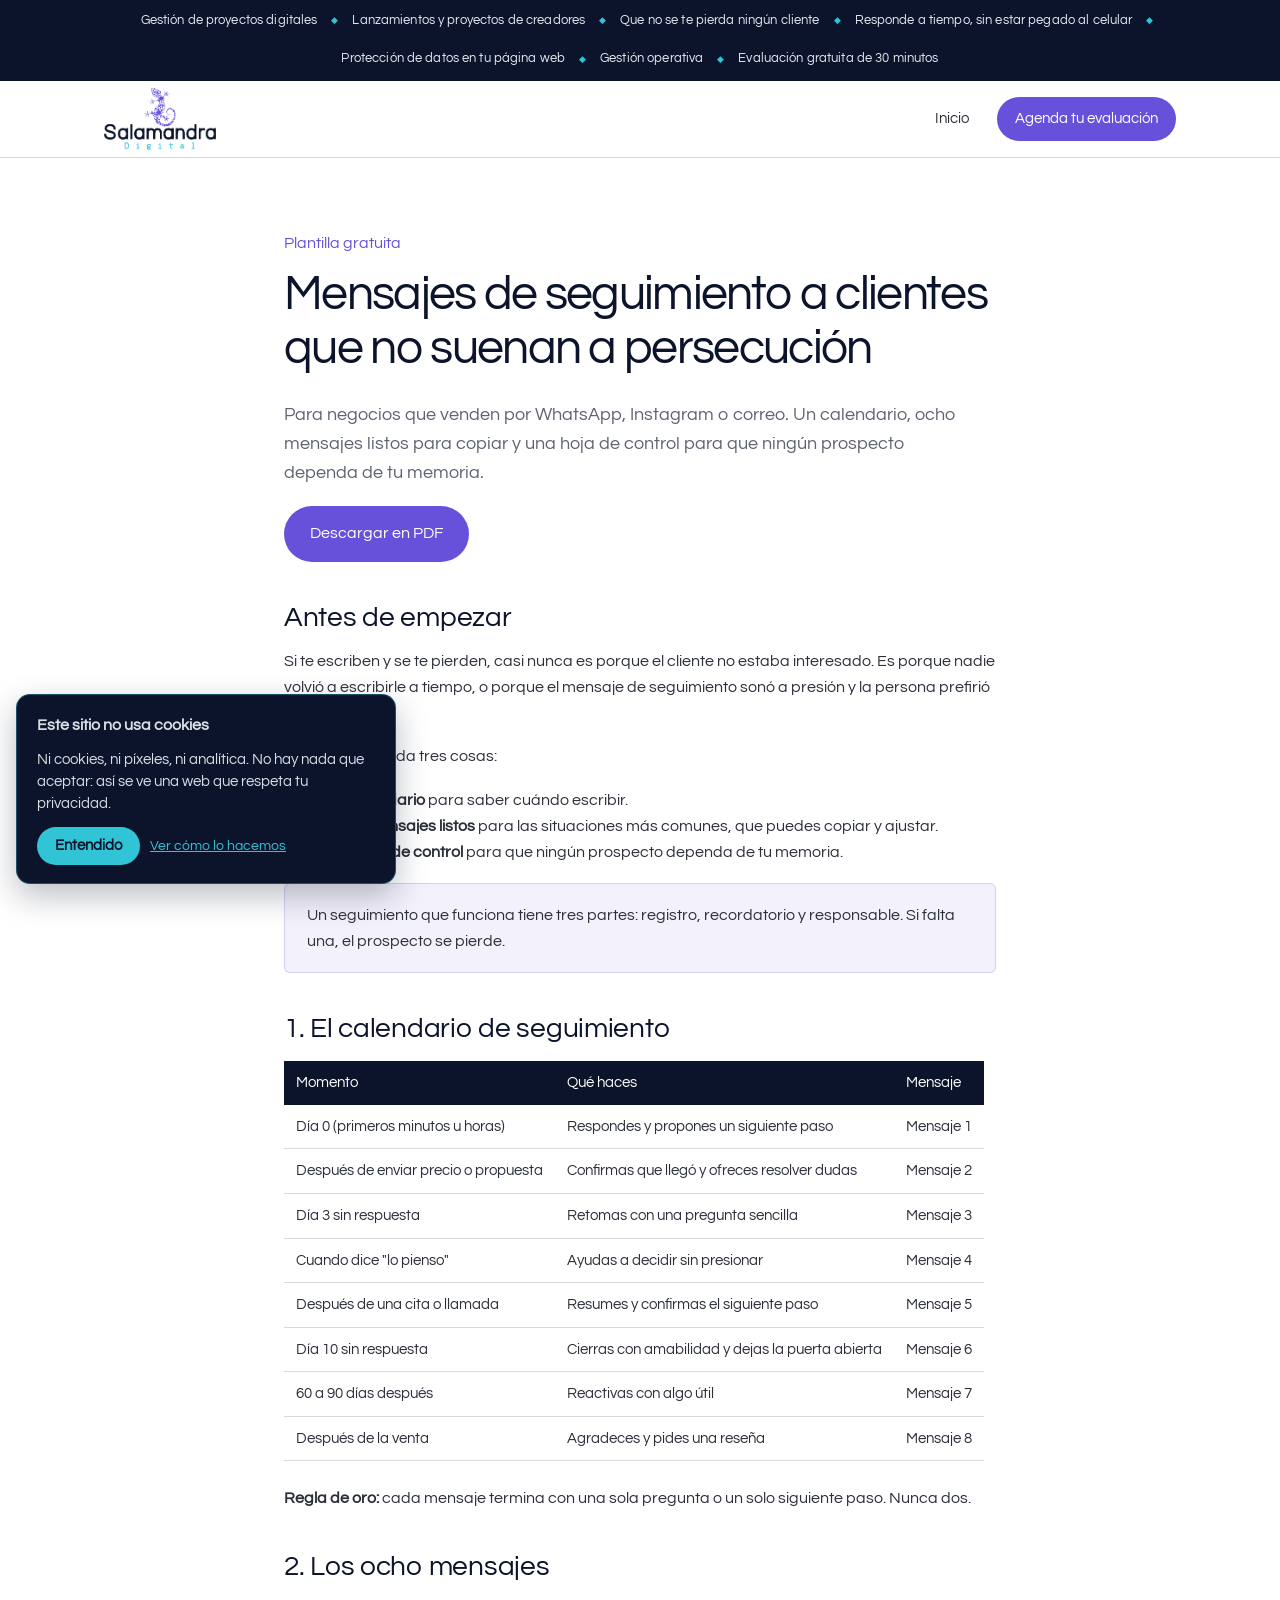
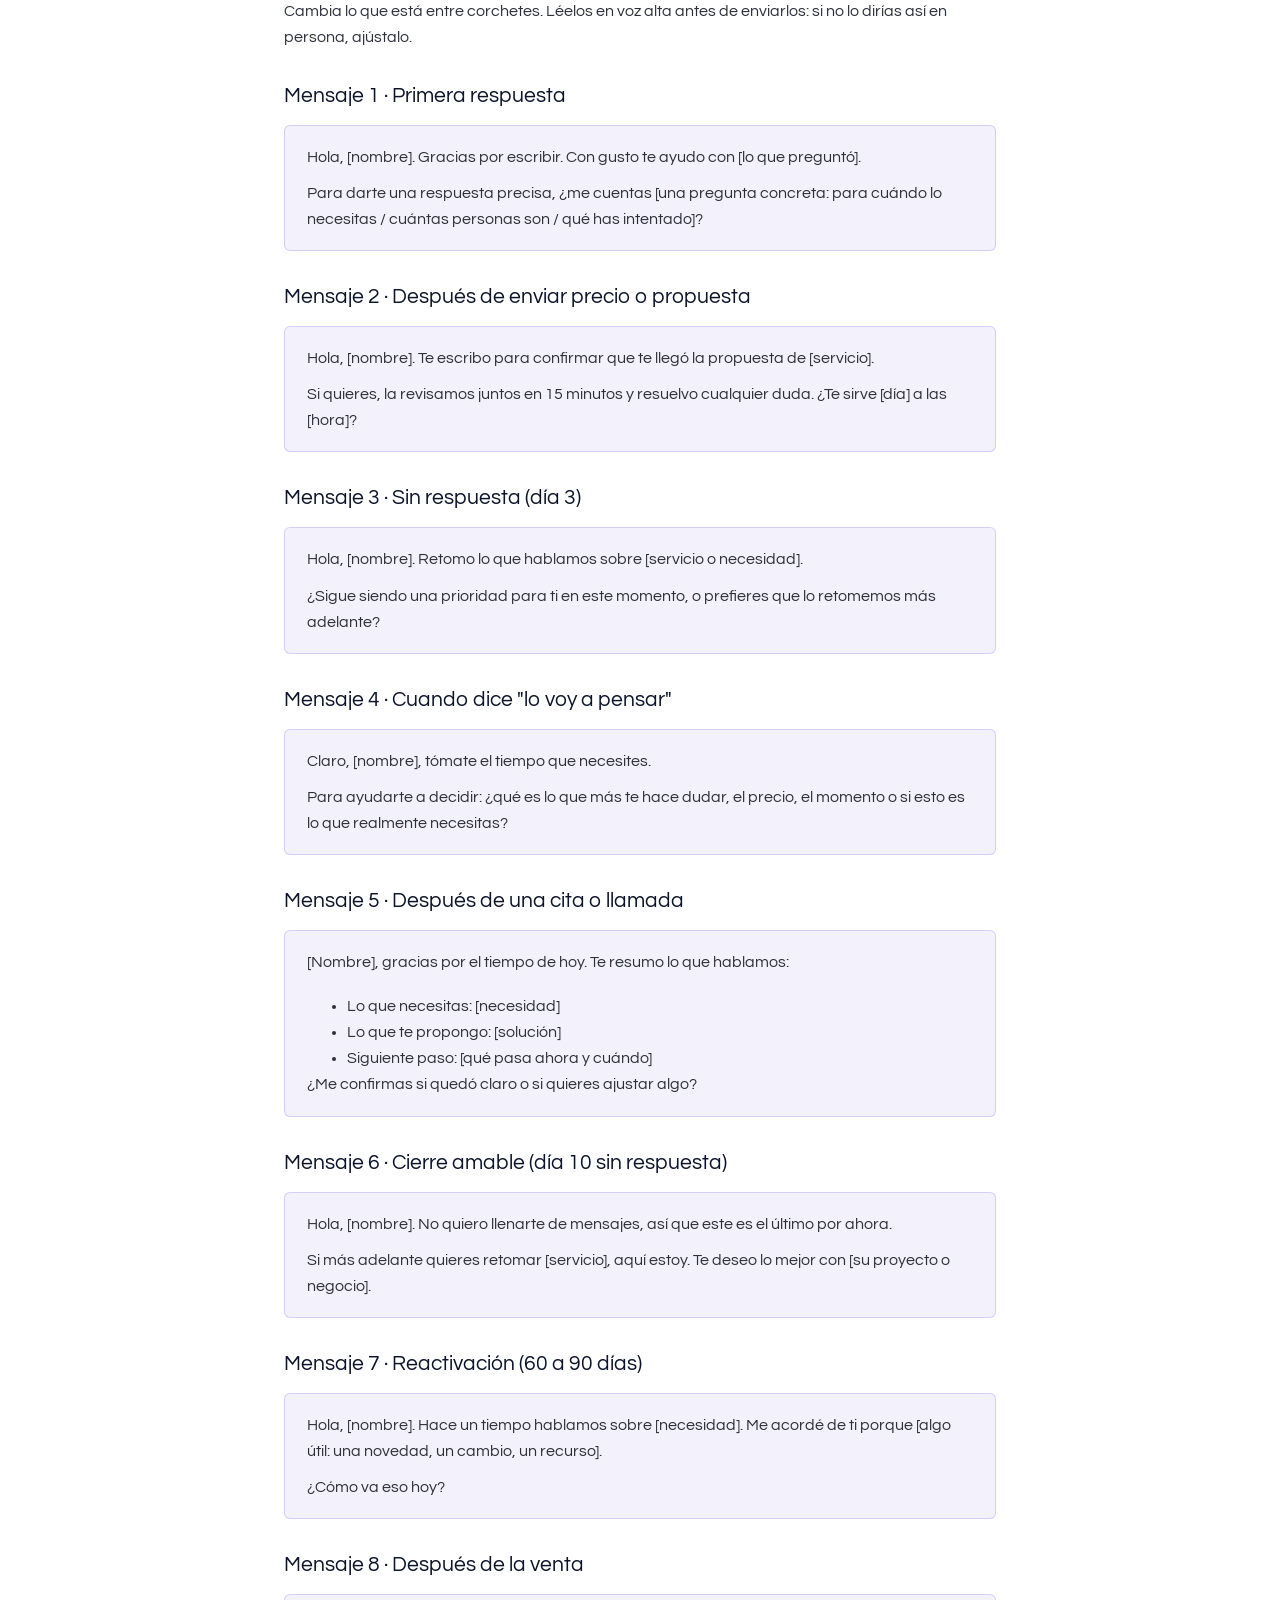
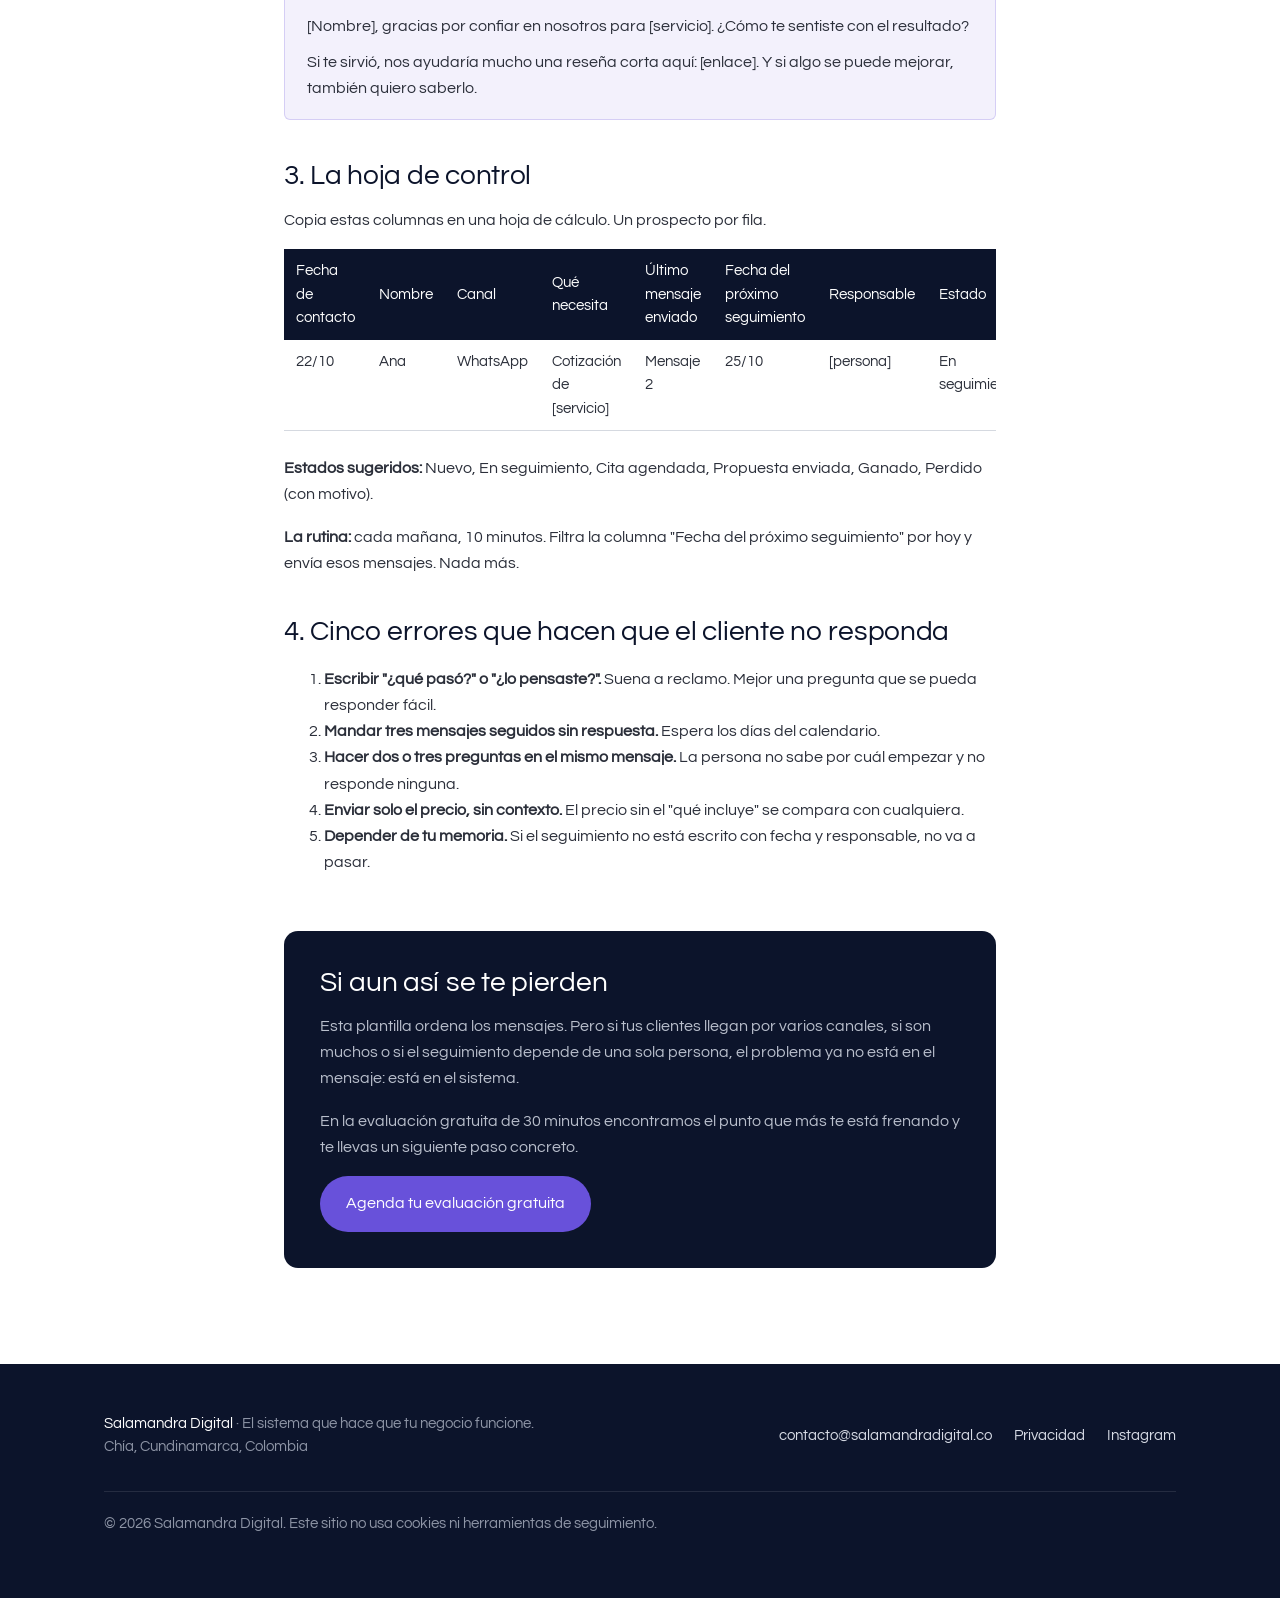
<file: site/recursos/plantilla-seguimiento-clientes.html>
<!doctype html>
<html lang="es">
<head>
<meta charset="utf-8">
<meta name="viewport" content="width=device-width, initial-scale=1">
<title>Plantilla de mensajes de seguimiento a clientes · Salamandra Digital</title>
<meta name="description" content="Plantilla gratuita con 8 mensajes de seguimiento a clientes para WhatsApp, Instagram o correo, un calendario de seguimiento y una hoja de control para que ningún prospecto se pierda.">
<link rel="canonical" href="https://salamandradigital.co/recursos/plantilla-seguimiento-clientes">
<link rel="icon" type="image/png" href="../assets/logo.png">
<link rel="preload" href="../assets/fonts/questrial-latin-400-normal.woff2" as="font" type="font/woff2" crossorigin>
<link rel="stylesheet" href="../assets/style.css">
</head>
<body>
<a class="skip" href="#contenido">Saltar al contenido</a>
<div class="ticker" role="region" aria-label="Servicios de Salamandra Digital"><div class="ticker__track"><div class="ticker__group"><a href="/gestion-de-proyectos-digitales">Gestión de proyectos digitales</a><span class="ticker__sep" aria-hidden="true">◆</span><a href="/gestion-de-proyectos-digitales#lanzamientos">Lanzamientos y proyectos de creadores</a><span class="ticker__sep" aria-hidden="true">◆</span><a href="/sistema-comercial">Que no se te pierda ningún cliente</a><span class="ticker__sep" aria-hidden="true">◆</span><a href="/automatizacion-e-ia">Responde a tiempo, sin estar pegado al celular</a><span class="ticker__sep" aria-hidden="true">◆</span><a href="/privacidad-digital">Protección de datos en tu página web</a><span class="ticker__sep" aria-hidden="true">◆</span><a href="/gestion-de-proyectos-digitales#operacion">Gestión operativa</a><span class="ticker__sep" aria-hidden="true">◆</span><a href="https://calendly.com/salamandrradigital/evaluacion" target="_blank" rel="noopener">Evaluación gratuita de 30 minutos</a><span class="ticker__sep" aria-hidden="true">◆</span></div><div class="ticker__group" aria-hidden="true"><a href="/gestion-de-proyectos-digitales" tabindex="-1">Gestión de proyectos digitales</a><span class="ticker__sep" aria-hidden="true">◆</span><a href="/gestion-de-proyectos-digitales#lanzamientos" tabindex="-1">Lanzamientos y proyectos de creadores</a><span class="ticker__sep" aria-hidden="true">◆</span><a href="/sistema-comercial" tabindex="-1">Que no se te pierda ningún cliente</a><span class="ticker__sep" aria-hidden="true">◆</span><a href="/automatizacion-e-ia" tabindex="-1">Responde a tiempo, sin estar pegado al celular</a><span class="ticker__sep" aria-hidden="true">◆</span><a href="/privacidad-digital" tabindex="-1">Protección de datos en tu página web</a><span class="ticker__sep" aria-hidden="true">◆</span><a href="/gestion-de-proyectos-digitales#operacion" tabindex="-1">Gestión operativa</a><span class="ticker__sep" aria-hidden="true">◆</span><a href="https://calendly.com/salamandrradigital/evaluacion" target="_blank" rel="noopener" tabindex="-1">Evaluación gratuita de 30 minutos</a><span class="ticker__sep" aria-hidden="true">◆</span></div></div></div>
<header class="header">
  <div class="wrap header__inner">
    <a class="header__logo" href="../" aria-label="Salamandra Digital, inicio"><img src="../assets/logo.png" alt="Salamandra Digital" width="259" height="143"></a>
    <nav class="nav" aria-label="Principal">
      <a href="../">Inicio</a>
      <a class="btn btn--small" href="https://calendly.com/salamandrradigital/evaluacion" target="_blank" rel="noopener">Agenda tu evaluación</a>
    </nav>
  </div>
</header>
<main id="contenido" class="legal article">
  <p class="kicker">Plantilla gratuita</p>
  <h1>Mensajes de seguimiento a clientes que no suenan a persecución</h1>
  <p class="lead">Para negocios que venden por WhatsApp, Instagram o correo. Un calendario, ocho mensajes listos para copiar y una hoja de control para que ningún prospecto dependa de tu memoria.</p>
  <p><a class="btn" href="plantilla-seguimiento-clientes-salamandra.pdf" download>Descargar en PDF</a></p>
<h2>Antes de empezar</h2>
<p>Si te escriben y se te pierden, casi nunca es porque el cliente no estaba interesado. Es porque nadie volvió a escribirle a tiempo, o porque el mensaje de seguimiento sonó a presión y la persona prefirió no responder.</p>
<p>Esta plantilla te da tres cosas:</p>
<ol>
<li><strong>Un calendario</strong> para saber cuándo escribir.</li>
<li><strong>Ocho mensajes listos</strong> para las situaciones más comunes, que puedes copiar y ajustar.</li>
<li><strong>Una hoja de control</strong> para que ningún prospecto dependa de tu memoria.</li>
</ol>
<blockquote>
<p>Un seguimiento que funciona tiene tres partes: registro, recordatorio y responsable. Si falta una, el prospecto se pierde.</p>
</blockquote>
<h2>1. El calendario de seguimiento</h2>
<table>
<thead>
<tr>
<th>Momento</th>
<th>Qué haces</th>
<th>Mensaje</th>
</tr>
</thead>
<tbody>
<tr>
<td>Día 0 (primeros minutos u horas)</td>
<td>Respondes y propones un siguiente paso</td>
<td>Mensaje 1</td>
</tr>
<tr>
<td>Después de enviar precio o propuesta</td>
<td>Confirmas que llegó y ofreces resolver dudas</td>
<td>Mensaje 2</td>
</tr>
<tr>
<td>Día 3 sin respuesta</td>
<td>Retomas con una pregunta sencilla</td>
<td>Mensaje 3</td>
</tr>
<tr>
<td>Cuando dice "lo pienso"</td>
<td>Ayudas a decidir sin presionar</td>
<td>Mensaje 4</td>
</tr>
<tr>
<td>Después de una cita o llamada</td>
<td>Resumes y confirmas el siguiente paso</td>
<td>Mensaje 5</td>
</tr>
<tr>
<td>Día 10 sin respuesta</td>
<td>Cierras con amabilidad y dejas la puerta abierta</td>
<td>Mensaje 6</td>
</tr>
<tr>
<td>60 a 90 días después</td>
<td>Reactivas con algo útil</td>
<td>Mensaje 7</td>
</tr>
<tr>
<td>Después de la venta</td>
<td>Agradeces y pides una reseña</td>
<td>Mensaje 8</td>
</tr>
</tbody>
</table>
<p><strong>Regla de oro:</strong> cada mensaje termina con una sola pregunta o un solo siguiente paso. Nunca dos.</p>
<h2>2. Los ocho mensajes</h2>
<p>Cambia lo que está entre corchetes. Léelos en voz alta antes de enviarlos: si no lo dirías así en persona, ajústalo.</p>
<h3>Mensaje 1 · Primera respuesta</h3>
<blockquote>
<p>Hola, [nombre]. Gracias por escribir. Con gusto te ayudo con [lo que preguntó].</p>
<p>Para darte una respuesta precisa, ¿me cuentas [una pregunta concreta: para cuándo lo necesitas / cuántas personas son / qué has intentado]?</p>
</blockquote>
<h3>Mensaje 2 · Después de enviar precio o propuesta</h3>
<blockquote>
<p>Hola, [nombre]. Te escribo para confirmar que te llegó la propuesta de [servicio].</p>
<p>Si quieres, la revisamos juntos en 15 minutos y resuelvo cualquier duda. ¿Te sirve [día] a las [hora]?</p>
</blockquote>
<h3>Mensaje 3 · Sin respuesta (día 3)</h3>
<blockquote>
<p>Hola, [nombre]. Retomo lo que hablamos sobre [servicio o necesidad].</p>
<p>¿Sigue siendo una prioridad para ti en este momento, o prefieres que lo retomemos más adelante?</p>
</blockquote>
<h3>Mensaje 4 · Cuando dice "lo voy a pensar"</h3>
<blockquote>
<p>Claro, [nombre], tómate el tiempo que necesites.</p>
<p>Para ayudarte a decidir: ¿qué es lo que más te hace dudar, el precio, el momento o si esto es lo que realmente necesitas?</p>
</blockquote>
<h3>Mensaje 5 · Después de una cita o llamada</h3>
<blockquote>
<p>[Nombre], gracias por el tiempo de hoy. Te resumo lo que hablamos:</p>
<ul>
<li>Lo que necesitas: [necesidad]</li>
<li>Lo que te propongo: [solución]</li>
<li>Siguiente paso: [qué pasa ahora y cuándo]</li>
</ul>
<p>¿Me confirmas si quedó claro o si quieres ajustar algo?</p>
</blockquote>
<h3>Mensaje 6 · Cierre amable (día 10 sin respuesta)</h3>
<blockquote>
<p>Hola, [nombre]. No quiero llenarte de mensajes, así que este es el último por ahora.</p>
<p>Si más adelante quieres retomar [servicio], aquí estoy. Te deseo lo mejor con [su proyecto o negocio].</p>
</blockquote>
<h3>Mensaje 7 · Reactivación (60 a 90 días)</h3>
<blockquote>
<p>Hola, [nombre]. Hace un tiempo hablamos sobre [necesidad]. Me acordé de ti porque [algo útil: una novedad, un cambio, un recurso].</p>
<p>¿Cómo va eso hoy?</p>
</blockquote>
<h3>Mensaje 8 · Después de la venta</h3>
<blockquote>
<p>[Nombre], gracias por confiar en nosotros para [servicio]. ¿Cómo te sentiste con el resultado?</p>
<p>Si te sirvió, nos ayudaría mucho una reseña corta aquí: [enlace]. Y si algo se puede mejorar, también quiero saberlo.</p>
</blockquote>
<h2>3. La hoja de control</h2>
<p>Copia estas columnas en una hoja de cálculo. Un prospecto por fila.</p>
<table>
<thead>
<tr>
<th>Fecha de contacto</th>
<th>Nombre</th>
<th>Canal</th>
<th>Qué necesita</th>
<th>Último mensaje enviado</th>
<th>Fecha del próximo seguimiento</th>
<th>Responsable</th>
<th>Estado</th>
</tr>
</thead>
<tbody>
<tr>
<td>22/10</td>
<td>Ana</td>
<td>WhatsApp</td>
<td>Cotización de [servicio]</td>
<td>Mensaje 2</td>
<td>25/10</td>
<td>[persona]</td>
<td>En seguimiento</td>
</tr>
</tbody>
</table>
<p><strong>Estados sugeridos:</strong> Nuevo, En seguimiento, Cita agendada, Propuesta enviada, Ganado, Perdido (con motivo).</p>
<p><strong>La rutina:</strong> cada mañana, 10 minutos. Filtra la columna "Fecha del próximo seguimiento" por hoy y envía esos mensajes. Nada más.</p>
<h2>4. Cinco errores que hacen que el cliente no responda</h2>
<ol>
<li><strong>Escribir "¿qué pasó?" o "¿lo pensaste?".</strong> Suena a reclamo. Mejor una pregunta que se pueda responder fácil.</li>
<li><strong>Mandar tres mensajes seguidos sin respuesta.</strong> Espera los días del calendario.</li>
<li><strong>Hacer dos o tres preguntas en el mismo mensaje.</strong> La persona no sabe por cuál empezar y no responde ninguna.</li>
<li><strong>Enviar solo el precio, sin contexto.</strong> El precio sin el "qué incluye" se compara con cualquiera.</li>
<li><strong>Depender de tu memoria.</strong> Si el seguimiento no está escrito con fecha y responsable, no va a pasar.</li>
</ol>
  <section class="article__cta">
    <h2>Si aun así se te pierden</h2>
    <p>Esta plantilla ordena los mensajes. Pero si tus clientes llegan por varios canales, si son muchos o si el seguimiento depende de una sola persona, el problema ya no está en el mensaje: está en el sistema.</p>
    <p>En la evaluación gratuita de 30 minutos encontramos el punto que más te está frenando y te llevas un siguiente paso concreto.</p>
    <a class="btn" href="https://calendly.com/salamandrradigital/evaluacion" target="_blank" rel="noopener">Agenda tu evaluación gratuita</a>
  </section>
</main>
<footer class="footer">
  <div class="wrap footer__inner">
    <div><span class="footer__brand">Salamandra Digital</span> · El sistema que hace que tu negocio funcione.<br>Chía, Cundinamarca, Colombia</div>
    <nav class="footer__links" aria-label="Secundaria">
      <a href="mailto:contacto@salamandradigital.co">contacto@salamandradigital.co</a>
      <a href="../privacidad">Privacidad</a>
      <a href="https://www.instagram.com/salamandradigital" target="_blank" rel="noopener">Instagram</a>
    </nav>
    <p class="footer__clean">© 2026 Salamandra Digital. Este sitio no usa cookies ni herramientas de seguimiento.</p>
  </div>
</footer>
<aside class="aviso" id="aviso" hidden role="region" aria-label="Aviso de privacidad">
  <p class="aviso__title">Este sitio no usa cookies</p>
  <p>Ni cookies, ni píxeles, ni analítica. No hay nada que aceptar: así se ve una web que respeta tu privacidad.</p>
  <div class="aviso__actions">
    <button class="aviso__ok" type="button">Entendido</button>
    <a href="../privacidad">Ver cómo lo hacemos</a>
  </div>
</aside>
<script src="../assets/site.js" defer></script>
</body>
</html>
</file>
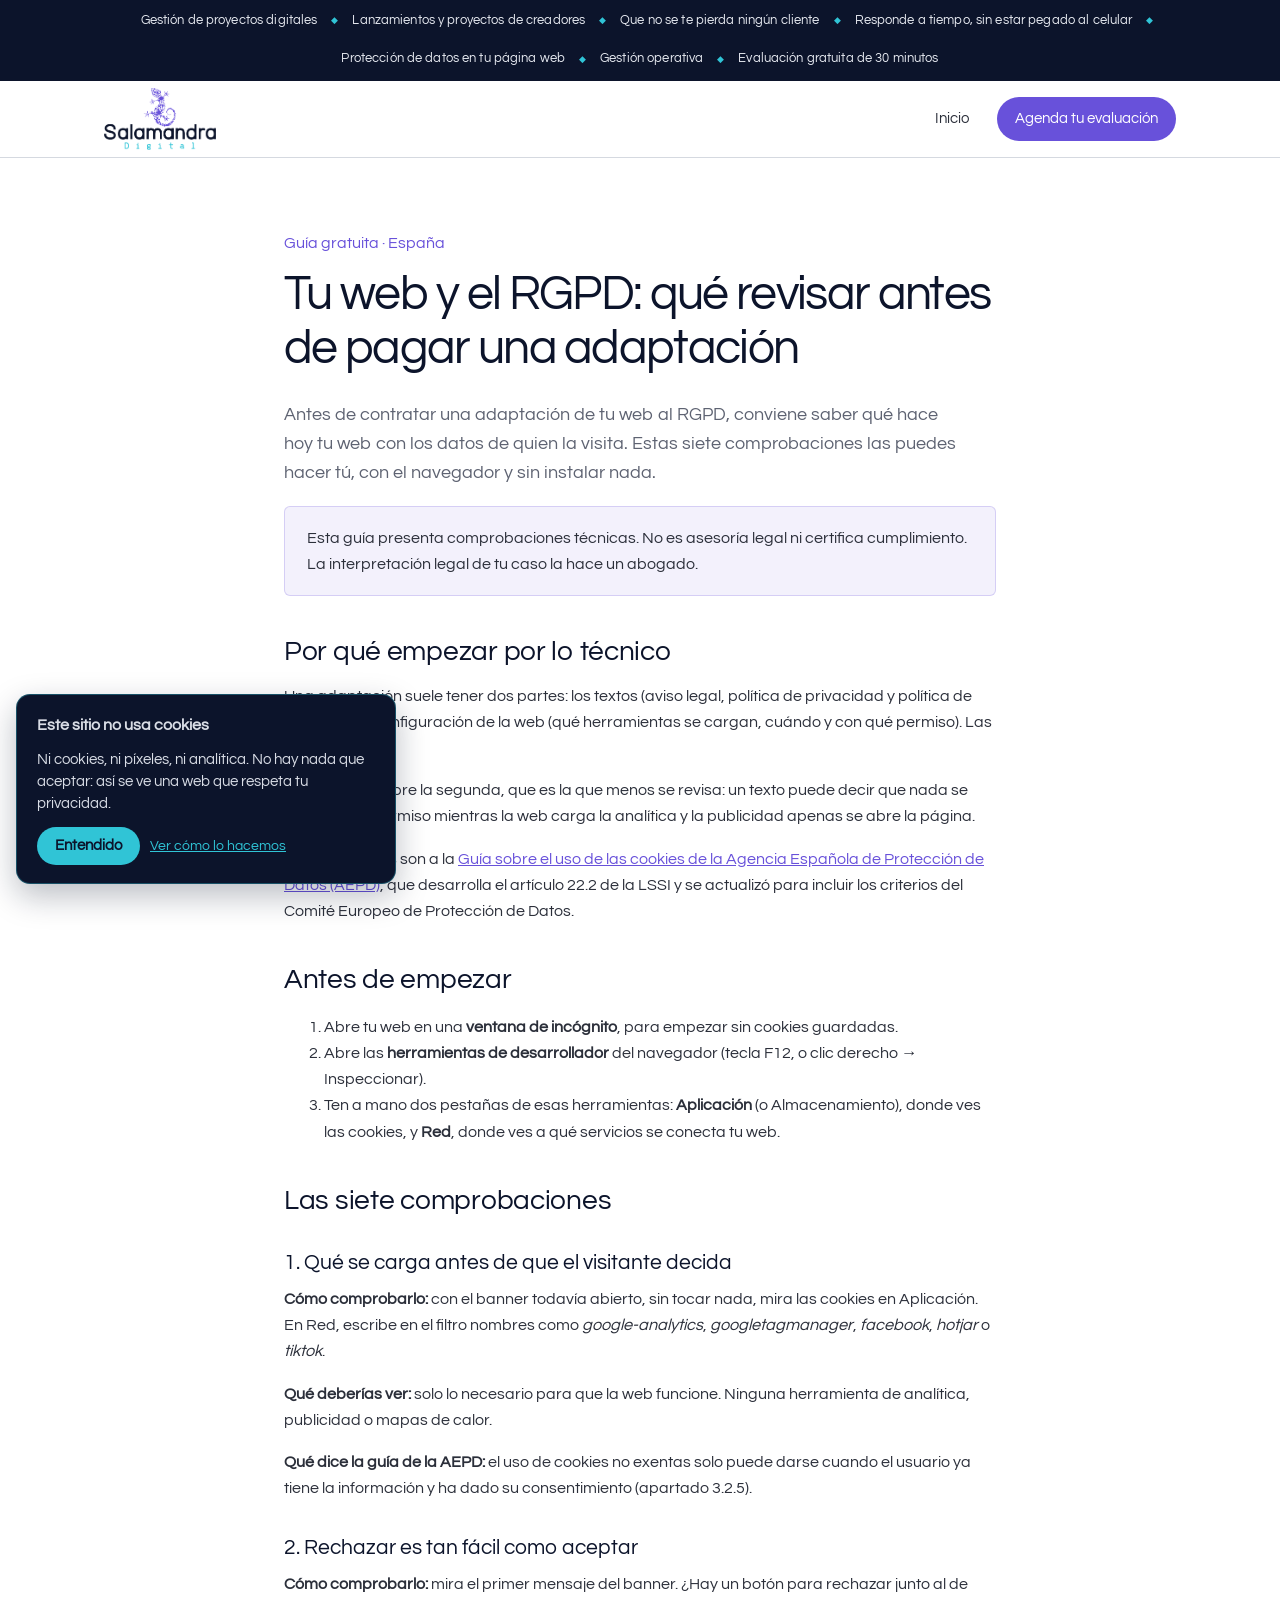
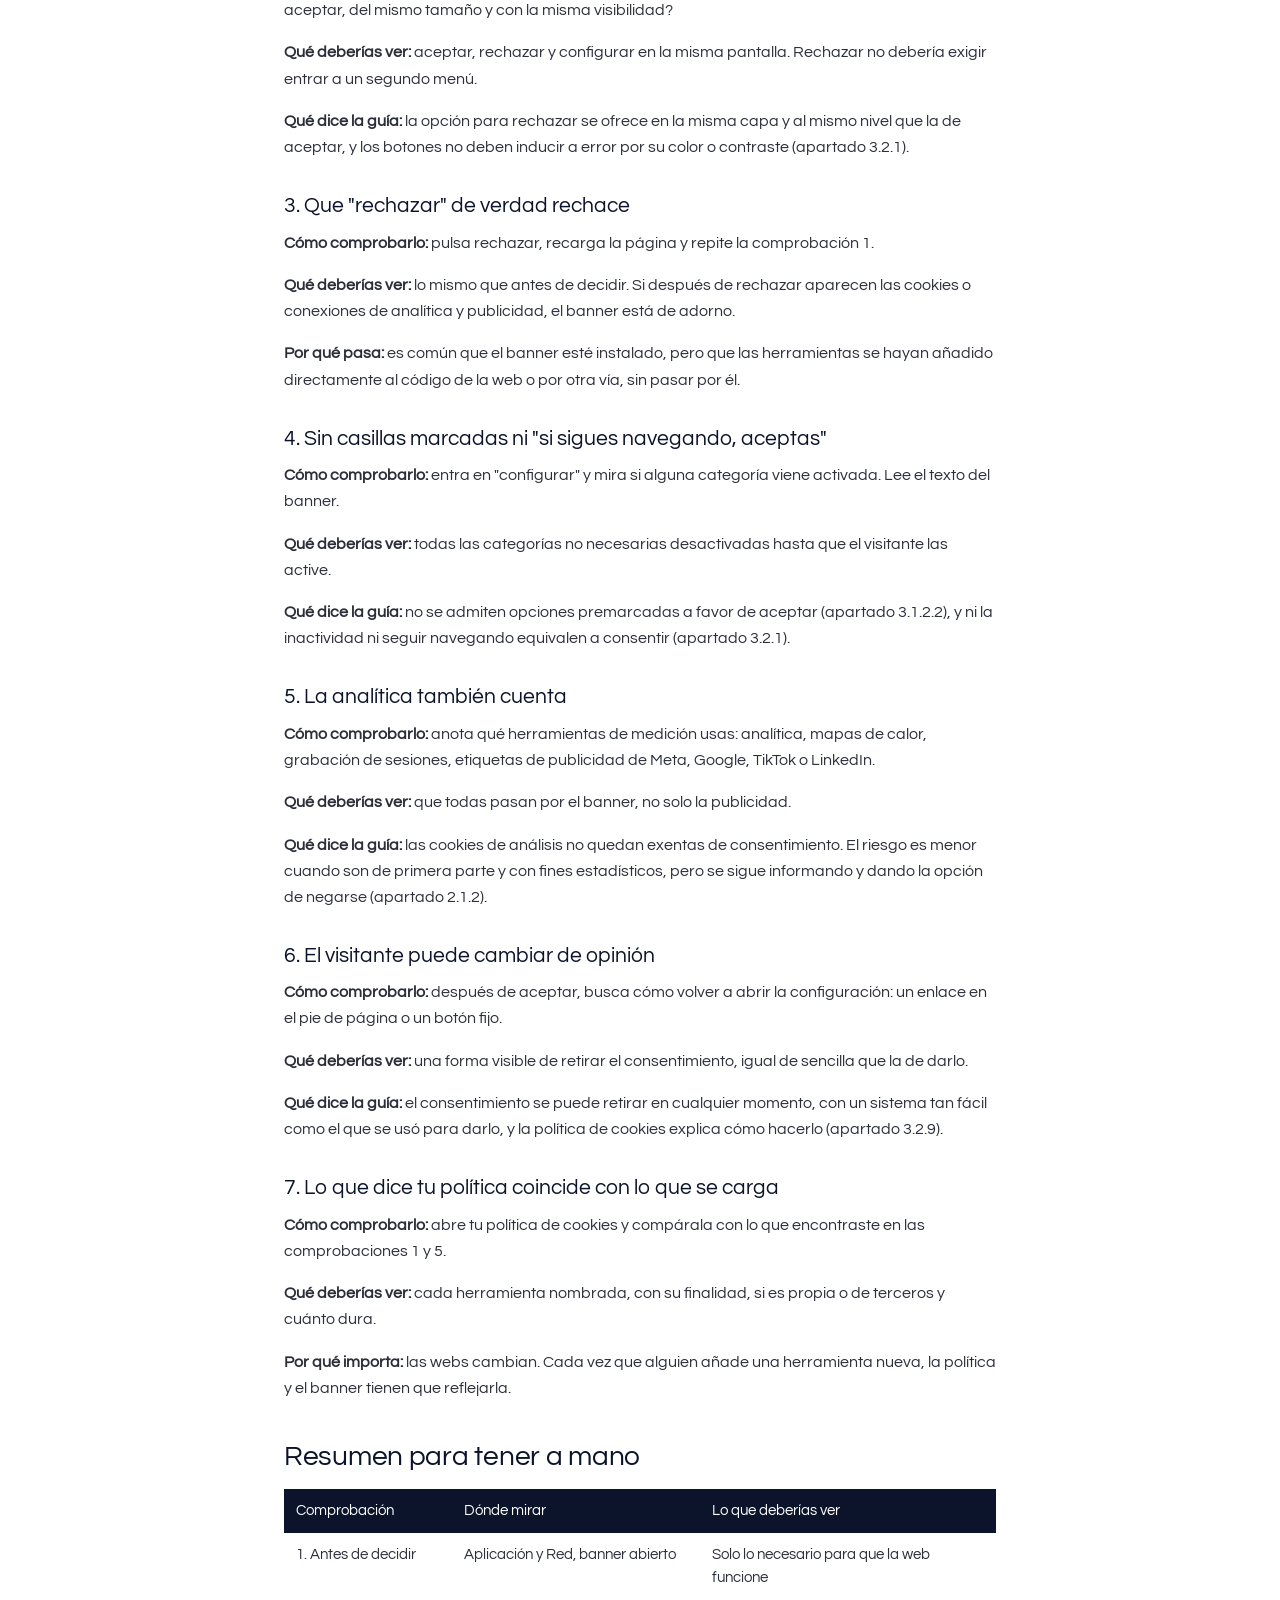
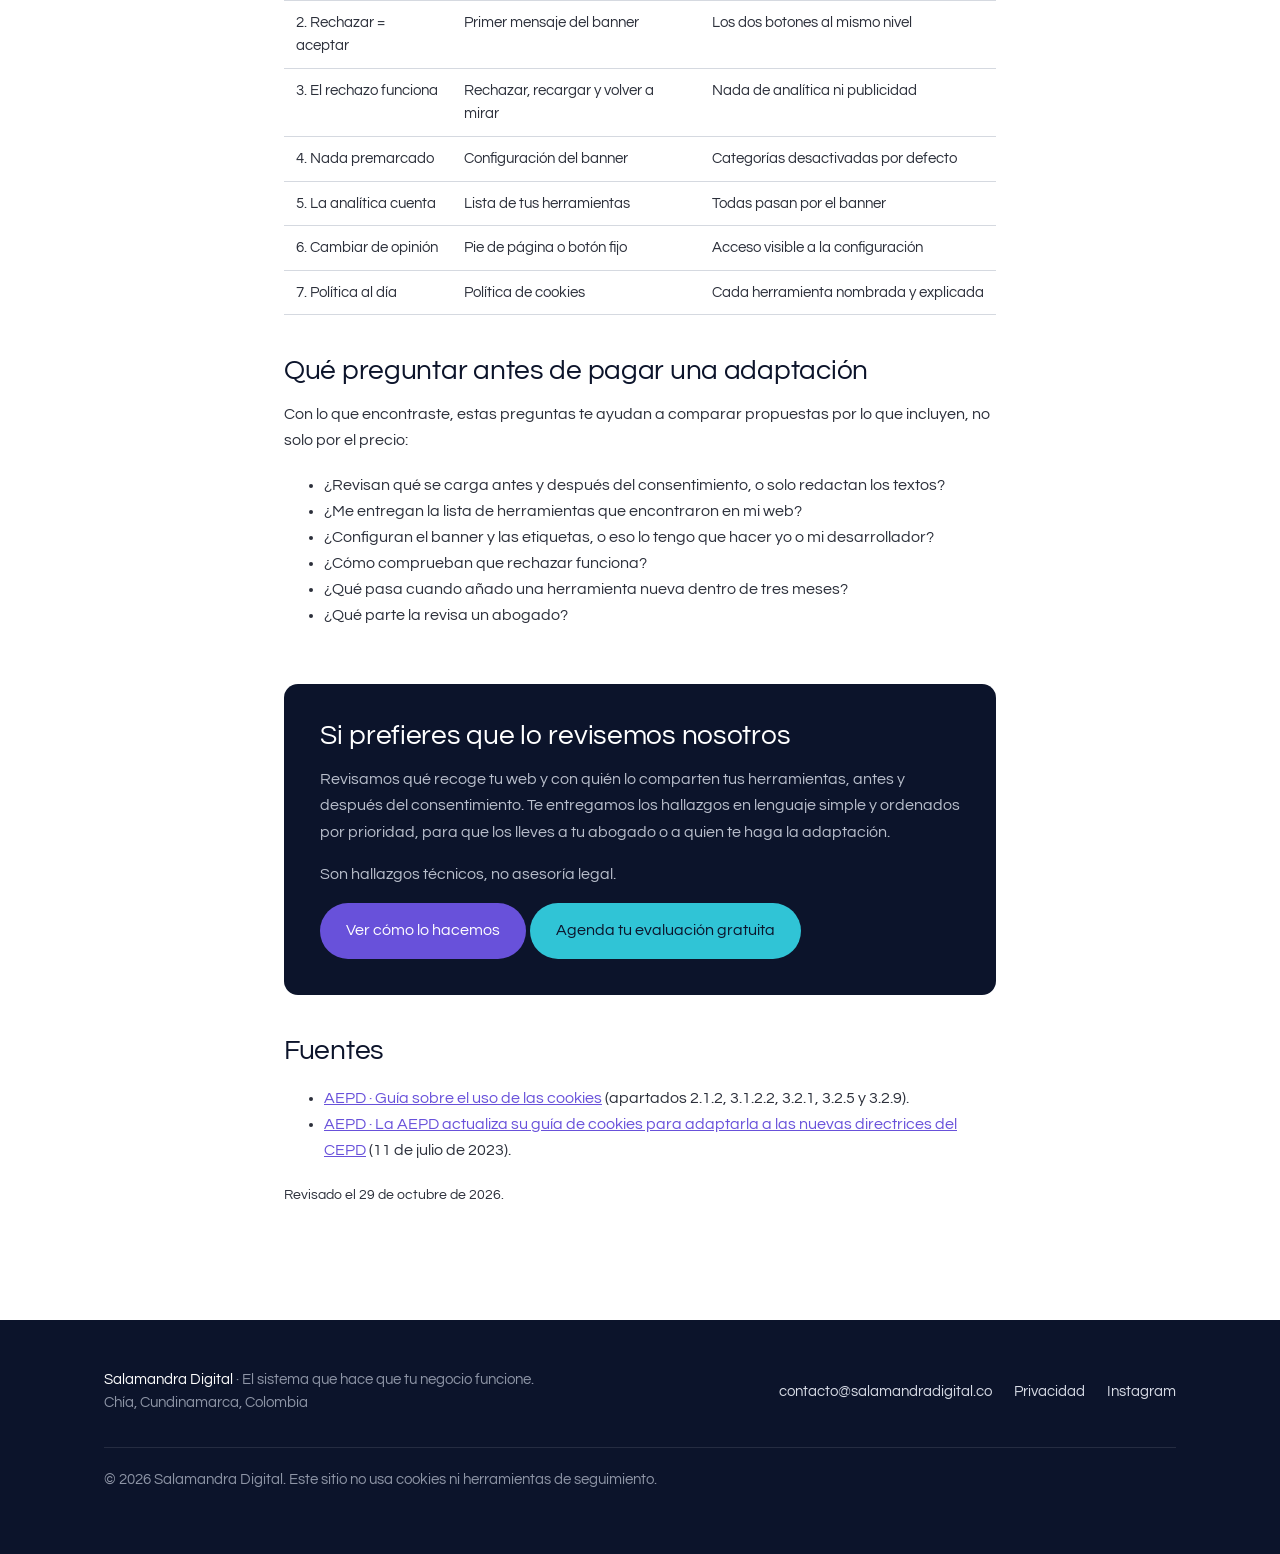
<file: site/recursos/rgpd-web-que-revisar.html>
<!doctype html>
<html lang="es">
<head>
<meta charset="utf-8">
<meta name="viewport" content="width=device-width, initial-scale=1">
<title>Adaptación web al RGPD: qué revisar antes de pagar | Salamandra Digital</title>
<meta name="description" content="Siete comprobaciones técnicas para saber qué hace tu web con los datos de tus visitantes antes de pagar una adaptación al RGPD: cookies, banner, analítica y consentimiento, según la guía de la AEPD.">
<link rel="canonical" href="https://salamandradigital.co/recursos/rgpd-web-que-revisar">
<link rel="icon" type="image/png" href="../assets/logo.png">
<link rel="preload" href="../assets/fonts/questrial-latin-400-normal.woff2" as="font" type="font/woff2" crossorigin>
<link rel="stylesheet" href="../assets/style.css">
<meta property="og:type" content="article">
<meta property="og:title" content="Tu web y el RGPD: qué revisar antes de pagar una adaptación">
<meta property="og:description" content="Siete comprobaciones técnicas que puedes hacer tú mismo, con lo que dice la guía de cookies de la AEPD.">
<meta property="og:url" content="https://salamandradigital.co/recursos/rgpd-web-que-revisar">
<meta property="og:image" content="https://salamandradigital.co/assets/logo.png">
<meta property="og:locale" content="es_ES">
</head>
<body>
<a class="skip" href="#contenido">Saltar al contenido</a>
<div class="ticker" role="region" aria-label="Servicios de Salamandra Digital"><div class="ticker__track"><div class="ticker__group"><a href="/gestion-de-proyectos-digitales">Gestión de proyectos digitales</a><span class="ticker__sep" aria-hidden="true">◆</span><a href="/gestion-de-proyectos-digitales#lanzamientos">Lanzamientos y proyectos de creadores</a><span class="ticker__sep" aria-hidden="true">◆</span><a href="/sistema-comercial">Que no se te pierda ningún cliente</a><span class="ticker__sep" aria-hidden="true">◆</span><a href="/automatizacion-e-ia">Responde a tiempo, sin estar pegado al celular</a><span class="ticker__sep" aria-hidden="true">◆</span><a href="/privacidad-digital">Protección de datos en tu página web</a><span class="ticker__sep" aria-hidden="true">◆</span><a href="/gestion-de-proyectos-digitales#operacion">Gestión operativa</a><span class="ticker__sep" aria-hidden="true">◆</span><a href="https://calendly.com/salamandrradigital/evaluacion" target="_blank" rel="noopener">Evaluación gratuita de 30 minutos</a><span class="ticker__sep" aria-hidden="true">◆</span></div><div class="ticker__group" aria-hidden="true"><a href="/gestion-de-proyectos-digitales" tabindex="-1">Gestión de proyectos digitales</a><span class="ticker__sep" aria-hidden="true">◆</span><a href="/gestion-de-proyectos-digitales#lanzamientos" tabindex="-1">Lanzamientos y proyectos de creadores</a><span class="ticker__sep" aria-hidden="true">◆</span><a href="/sistema-comercial" tabindex="-1">Que no se te pierda ningún cliente</a><span class="ticker__sep" aria-hidden="true">◆</span><a href="/automatizacion-e-ia" tabindex="-1">Responde a tiempo, sin estar pegado al celular</a><span class="ticker__sep" aria-hidden="true">◆</span><a href="/privacidad-digital" tabindex="-1">Protección de datos en tu página web</a><span class="ticker__sep" aria-hidden="true">◆</span><a href="/gestion-de-proyectos-digitales#operacion" tabindex="-1">Gestión operativa</a><span class="ticker__sep" aria-hidden="true">◆</span><a href="https://calendly.com/salamandrradigital/evaluacion" target="_blank" rel="noopener" tabindex="-1">Evaluación gratuita de 30 minutos</a><span class="ticker__sep" aria-hidden="true">◆</span></div></div></div>
<header class="header">
  <div class="wrap header__inner">
    <a class="header__logo" href="../" aria-label="Salamandra Digital, inicio"><img src="../assets/logo.png" alt="Salamandra Digital" width="259" height="143"></a>
    <nav class="nav" aria-label="Principal">
      <a href="../">Inicio</a>
      <a class="btn btn--small" href="https://calendly.com/salamandrradigital/evaluacion" target="_blank" rel="noopener">Agenda tu evaluación</a>
    </nav>
  </div>
</header>
<main id="contenido" class="legal article">
  <p class="kicker">Guía gratuita · España</p>
  <h1>Tu web y el RGPD: qué revisar antes de pagar una adaptación</h1>
  <p class="lead">Antes de contratar una adaptación de tu web al RGPD, conviene saber qué hace hoy tu web con los datos de quien la visita. Estas siete comprobaciones las puedes hacer tú, con el navegador y sin instalar nada.</p>
  <blockquote>
<p>Esta guía presenta comprobaciones técnicas. No es asesoría legal ni certifica cumplimiento. La interpretación legal de tu caso la hace un abogado.</p>
  </blockquote>

<h2>Por qué empezar por lo técnico</h2>
<p>Una adaptación suele tener dos partes: los textos (aviso legal, política de privacidad y política de cookies) y la configuración de la web (qué herramientas se cargan, cuándo y con qué permiso). Las dos importan.</p>
<p>Esta guía es sobre la segunda, que es la que menos se revisa: un texto puede decir que nada se activa sin tu permiso mientras la web carga la analítica y la publicidad apenas se abre la página.</p>
<p>Las referencias son a la <a href="https://www.aepd.es/guias/guia-cookies.pdf" target="_blank" rel="noopener">Guía sobre el uso de las cookies de la Agencia Española de Protección de Datos (AEPD)</a>, que desarrolla el artículo 22.2 de la LSSI y se actualizó para incluir los criterios del Comité Europeo de Protección de Datos.</p>

<h2>Antes de empezar</h2>
<ol>
<li>Abre tu web en una <strong>ventana de incógnito</strong>, para empezar sin cookies guardadas.</li>
<li>Abre las <strong>herramientas de desarrollador</strong> del navegador (tecla F12, o clic derecho → Inspeccionar).</li>
<li>Ten a mano dos pestañas de esas herramientas: <strong>Aplicación</strong> (o Almacenamiento), donde ves las cookies, y <strong>Red</strong>, donde ves a qué servicios se conecta tu web.</li>
</ol>

<h2>Las siete comprobaciones</h2>

<h3>1. Qué se carga antes de que el visitante decida</h3>
<p><strong>Cómo comprobarlo:</strong> con el banner todavía abierto, sin tocar nada, mira las cookies en Aplicación. En Red, escribe en el filtro nombres como <em>google-analytics</em>, <em>googletagmanager</em>, <em>facebook</em>, <em>hotjar</em> o <em>tiktok</em>.</p>
<p><strong>Qué deberías ver:</strong> solo lo necesario para que la web funcione. Ninguna herramienta de analítica, publicidad o mapas de calor.</p>
<p><strong>Qué dice la guía de la AEPD:</strong> el uso de cookies no exentas solo puede darse cuando el usuario ya tiene la información y ha dado su consentimiento (apartado 3.2.5).</p>

<h3>2. Rechazar es tan fácil como aceptar</h3>
<p><strong>Cómo comprobarlo:</strong> mira el primer mensaje del banner. ¿Hay un botón para rechazar junto al de aceptar, del mismo tamaño y con la misma visibilidad?</p>
<p><strong>Qué deberías ver:</strong> aceptar, rechazar y configurar en la misma pantalla. Rechazar no debería exigir entrar a un segundo menú.</p>
<p><strong>Qué dice la guía:</strong> la opción para rechazar se ofrece en la misma capa y al mismo nivel que la de aceptar, y los botones no deben inducir a error por su color o contraste (apartado 3.2.1).</p>

<h3>3. Que "rechazar" de verdad rechace</h3>
<p><strong>Cómo comprobarlo:</strong> pulsa rechazar, recarga la página y repite la comprobación 1.</p>
<p><strong>Qué deberías ver:</strong> lo mismo que antes de decidir. Si después de rechazar aparecen las cookies o conexiones de analítica y publicidad, el banner está de adorno.</p>
<p><strong>Por qué pasa:</strong> es común que el banner esté instalado, pero que las herramientas se hayan añadido directamente al código de la web o por otra vía, sin pasar por él.</p>

<h3>4. Sin casillas marcadas ni "si sigues navegando, aceptas"</h3>
<p><strong>Cómo comprobarlo:</strong> entra en "configurar" y mira si alguna categoría viene activada. Lee el texto del banner.</p>
<p><strong>Qué deberías ver:</strong> todas las categorías no necesarias desactivadas hasta que el visitante las active.</p>
<p><strong>Qué dice la guía:</strong> no se admiten opciones premarcadas a favor de aceptar (apartado 3.1.2.2), y ni la inactividad ni seguir navegando equivalen a consentir (apartado 3.2.1).</p>

<h3>5. La analítica también cuenta</h3>
<p><strong>Cómo comprobarlo:</strong> anota qué herramientas de medición usas: analítica, mapas de calor, grabación de sesiones, etiquetas de publicidad de Meta, Google, TikTok o LinkedIn.</p>
<p><strong>Qué deberías ver:</strong> que todas pasan por el banner, no solo la publicidad.</p>
<p><strong>Qué dice la guía:</strong> las cookies de análisis no quedan exentas de consentimiento. El riesgo es menor cuando son de primera parte y con fines estadísticos, pero se sigue informando y dando la opción de negarse (apartado 2.1.2).</p>

<h3>6. El visitante puede cambiar de opinión</h3>
<p><strong>Cómo comprobarlo:</strong> después de aceptar, busca cómo volver a abrir la configuración: un enlace en el pie de página o un botón fijo.</p>
<p><strong>Qué deberías ver:</strong> una forma visible de retirar el consentimiento, igual de sencilla que la de darlo.</p>
<p><strong>Qué dice la guía:</strong> el consentimiento se puede retirar en cualquier momento, con un sistema tan fácil como el que se usó para darlo, y la política de cookies explica cómo hacerlo (apartado 3.2.9).</p>

<h3>7. Lo que dice tu política coincide con lo que se carga</h3>
<p><strong>Cómo comprobarlo:</strong> abre tu política de cookies y compárala con lo que encontraste en las comprobaciones 1 y 5.</p>
<p><strong>Qué deberías ver:</strong> cada herramienta nombrada, con su finalidad, si es propia o de terceros y cuánto dura.</p>
<p><strong>Por qué importa:</strong> las webs cambian. Cada vez que alguien añade una herramienta nueva, la política y el banner tienen que reflejarla.</p>

<h2>Resumen para tener a mano</h2>
<table>
<thead><tr><th>Comprobación</th><th>Dónde mirar</th><th>Lo que deberías ver</th></tr></thead>
<tbody>
<tr><td>1. Antes de decidir</td><td>Aplicación y Red, banner abierto</td><td>Solo lo necesario para que la web funcione</td></tr>
<tr><td>2. Rechazar = aceptar</td><td>Primer mensaje del banner</td><td>Los dos botones al mismo nivel</td></tr>
<tr><td>3. El rechazo funciona</td><td>Rechazar, recargar y volver a mirar</td><td>Nada de analítica ni publicidad</td></tr>
<tr><td>4. Nada premarcado</td><td>Configuración del banner</td><td>Categorías desactivadas por defecto</td></tr>
<tr><td>5. La analítica cuenta</td><td>Lista de tus herramientas</td><td>Todas pasan por el banner</td></tr>
<tr><td>6. Cambiar de opinión</td><td>Pie de página o botón fijo</td><td>Acceso visible a la configuración</td></tr>
<tr><td>7. Política al día</td><td>Política de cookies</td><td>Cada herramienta nombrada y explicada</td></tr>
</tbody>
</table>

<h2>Qué preguntar antes de pagar una adaptación</h2>
<p>Con lo que encontraste, estas preguntas te ayudan a comparar propuestas por lo que incluyen, no solo por el precio:</p>
<ul>
<li>¿Revisan qué se carga antes y después del consentimiento, o solo redactan los textos?</li>
<li>¿Me entregan la lista de herramientas que encontraron en mi web?</li>
<li>¿Configuran el banner y las etiquetas, o eso lo tengo que hacer yo o mi desarrollador?</li>
<li>¿Cómo comprueban que rechazar funciona?</li>
<li>¿Qué pasa cuando añado una herramienta nueva dentro de tres meses?</li>
<li>¿Qué parte la revisa un abogado?</li>
</ul>

  <section class="article__cta">
    <h2>Si prefieres que lo revisemos nosotros</h2>
    <p>Revisamos qué recoge tu web y con quién lo comparten tus herramientas, antes y después del consentimiento. Te entregamos los hallazgos en lenguaje simple y ordenados por prioridad, para que los lleves a tu abogado o a quien te haga la adaptación.</p>
    <p>Son hallazgos técnicos, no asesoría legal.</p>
    <a class="btn" href="../privacidad-digital">Ver cómo lo hacemos</a>
    <a class="btn btn--light" href="https://calendly.com/salamandrradigital/evaluacion" target="_blank" rel="noopener">Agenda tu evaluación gratuita</a>
  </section>

<h2>Fuentes</h2>
<ul>
<li><a href="https://www.aepd.es/guias/guia-cookies.pdf" target="_blank" rel="noopener">AEPD · Guía sobre el uso de las cookies</a> (apartados 2.1.2, 3.1.2.2, 3.2.1, 3.2.5 y 3.2.9).</li>
<li><a href="https://www.aepd.es/es/prensa-y-comunicacion/notas-de-prensa/aepd-actualiza-guia-cookies-para-adaptarla-a-nuevas-directrices-cepd" target="_blank" rel="noopener">AEPD · La AEPD actualiza su guía de cookies para adaptarla a las nuevas directrices del CEPD</a> (11 de julio de 2023).</li>
</ul>
<p><small>Revisado el 29 de octubre de 2026.</small></p>
</main>
<footer class="footer">
  <div class="wrap footer__inner">
    <div><span class="footer__brand">Salamandra Digital</span> · El sistema que hace que tu negocio funcione.<br>Chía, Cundinamarca, Colombia</div>
    <nav class="footer__links" aria-label="Secundaria">
      <a href="mailto:contacto@salamandradigital.co">contacto@salamandradigital.co</a>
      <a href="../privacidad">Privacidad</a>
      <a href="https://www.instagram.com/salamandradigital" target="_blank" rel="noopener">Instagram</a>
    </nav>
    <p class="footer__clean">© 2026 Salamandra Digital. Este sitio no usa cookies ni herramientas de seguimiento.</p>
  </div>
</footer>
<aside class="aviso" id="aviso" hidden role="region" aria-label="Aviso de privacidad">
  <p class="aviso__title">Este sitio no usa cookies</p>
  <p>Ni cookies, ni píxeles, ni analítica. No hay nada que aceptar: así se ve una web que respeta tu privacidad.</p>
  <div class="aviso__actions">
    <button class="aviso__ok" type="button">Entendido</button>
    <a href="../privacidad">Ver cómo lo hacemos</a>
  </div>
</aside>
<script src="../assets/site.js" defer></script>
</body>
</html>
</file>
<file: site/assets/style.css>
@font-face {
  font-family: "Questrial";
  font-style: normal;
  font-weight: 400;
  font-display: swap;
  src: url("fonts/questrial-latin-400-normal.woff2") format("woff2");
  unicode-range: U+0000-00FF, U+0131, U+0152-0153, U+02BB-02BC, U+02C6, U+02DA, U+02DC, U+0304, U+0308, U+0329, U+2000-206F, U+20AC, U+2122, U+2191, U+2193, U+2212, U+2215, U+FEFF, U+FFFD;
}
@font-face {
  font-family: "Questrial";
  font-style: normal;
  font-weight: 400;
  font-display: swap;
  src: url("fonts/questrial-latin-ext-400-normal.woff2") format("woff2");
  unicode-range: U+0100-02BA, U+02BD-02C5, U+02C7-02CC, U+02CE-02D7, U+02DD-02FF, U+0304, U+0308, U+0329, U+1D00-1DBF, U+1E00-1E9F, U+1EF2-1EFF, U+2020, U+20A0-20AB, U+20AD-20C0, U+2113, U+2C60-2C7F, U+A720-A7FF;
}

:root {
  --purple: #6851DA;
  --purple-dark: #4F3BB8;
  --cyan: #30C4D6;
  --navy: #0C142B;
  --light: #ECF0F1;
  --tint: #F3F1FC;
  --text: #2B2F3A;
  --gray: #5E6372;
  --line: #D5D9E0;
  --white: #FFFFFF;
  --radius: 14px;
  --max: 1120px;
}

* { box-sizing: border-box; }
html { scroll-behavior: smooth; }
body {
  margin: 0;
  font-family: "Questrial", "Helvetica Neue", Arial, sans-serif;
  color: var(--text);
  background: var(--white);
  font-size: 18px;
  line-height: 1.6;
  -webkit-font-smoothing: antialiased;
}
img { max-width: 100%; height: auto; display: block; }
a { color: var(--purple); }
h1, h2, h3 { color: var(--navy); line-height: 1.15; margin: 0 0 .5em; font-weight: 400; }
h1 { font-size: clamp(2.6rem, 8vw, 6rem); letter-spacing: -0.035em; line-height: 1.02; max-width: 14ch; }
h2 { font-size: clamp(1.8rem, 4vw, 2.6rem); letter-spacing: -0.01em; }
h3 { font-size: 1.4rem; line-height: 1.3; }
p { margin: 0 0 1em; }

.wrap { max-width: var(--max); margin: 0 auto; padding: 0 24px; }
.section { padding: 96px 0; }
.section--light { background: var(--tint); }
.section--navy {
  background-color: var(--navy);
  background-image: radial-gradient(rgba(104, 81, 218, .22) 1.5px, transparent 1.6px);
  background-size: 22px 22px;
  color: #D8DCE6;
}
.section--navy h2, .section--navy h3 { color: var(--white); }
.kicker {
  font-size: 1rem;
  color: var(--purple);
  margin: 0 0 12px;
}
.section--navy .kicker { color: var(--cyan); }
.lead { font-size: 1.2rem; color: var(--gray); max-width: 680px; }
.section--navy .lead { color: #B9BFCC; }

.skip { position: absolute; left: -999px; }
.skip:focus { left: 16px; top: 16px; background: var(--white); padding: 8px 12px; z-index: 100; }
:focus-visible { outline: 3px solid var(--cyan); outline-offset: 3px; border-radius: 4px; }

/* Header */
.header {
  position: sticky; top: 0; z-index: 50;
  background: rgba(255,255,255,.94);
  backdrop-filter: blur(8px);
  border-bottom: 1px solid var(--line);
}
.header__inner { display: flex; align-items: center; justify-content: space-between; height: 76px; gap: 16px; }
.header__logo img { width: 112px; }
.nav { display: flex; align-items: center; gap: 28px; }
.nav a { color: var(--text); text-decoration: none; font-size: .95rem; }
.nav a:hover { color: var(--purple); }
.nav .btn, .nav .btn:hover, .nav .btn:focus-visible { color: var(--white); }

/* Buttons */
.btn {
  display: inline-flex; align-items: center; justify-content: center; gap: 8px;
  background: var(--purple); color: var(--white);
  padding: 15px 26px; border-radius: 999px;
  text-decoration: none; font-size: 1rem;
  transition: background .2s, transform .2s;
}
.btn:hover { background: var(--purple-dark); transform: translateY(-1px); }
.btn--small { padding: 10px 18px; font-size: .92rem; }
.btn--ghost { background: transparent; color: var(--navy); border: 1.5px solid var(--navy); }
.btn--ghost:hover { background: var(--navy); color: var(--white); }
.btn--light { background: var(--cyan); color: var(--navy); }
.btn--light:hover { background: #5AD3E1; }
.actions { display: flex; flex-wrap: wrap; gap: 14px; margin-top: 32px; }
.note { font-size: .9rem; color: var(--gray); margin-top: 14px; }

/* Hero */
.hero { padding: 104px 0 88px; }
.hero__grid { display: grid; grid-template-columns: 1.25fr .75fr; gap: 56px; align-items: center; }
.hero h1 { font-size: clamp(2.4rem, 6vw, 4.2rem); letter-spacing: -0.02em; line-height: 1.15; max-width: none; }
.hero h1 span { color: var(--purple); }
.chain-visual { display: flex; flex-direction: column; gap: 10px; padding: 0; margin: 0; }
.chain-visual li {
  list-style: none; display: flex; align-items: center; gap: 14px;
  padding: 14px 18px; border: 1.5px solid var(--line); border-radius: 999px;
  background: var(--white); font-size: 1rem; color: var(--navy);
}
.chain-visual li b { font-weight: 400; color: var(--gray); font-size: .9rem; margin-left: auto; }
.chain-visual li i {
  font-style: normal; width: 30px; height: 30px; border-radius: 50%;
  display: grid; place-items: center; font-size: .85rem;
  background: var(--tint); color: var(--purple);
}
.chain-visual li.is-broken { border-color: var(--purple); border-style: dashed; }
.chain-visual li.is-broken i { background: var(--purple); color: var(--white); }

/* Chain track */
.track { list-style: none; padding: 0; margin: 56px 0 0; display: grid; grid-template-columns: repeat(5, 1fr); gap: 28px; counter-reset: link; position: relative; }
.track::before { content: ""; position: absolute; left: 0; right: 0; top: 17px; border-top: 3px dotted rgba(104, 81, 218, .45); }
.track__item { counter-increment: link; position: relative; padding-top: 58px; display: flex; flex-direction: column; }
.track__item::before {
  content: counter(link); position: absolute; top: 0; left: 0;
  width: 37px; height: 37px; border-radius: 50%;
  background: var(--white); border: 2px solid var(--purple); color: var(--purple);
  display: grid; place-items: center; font-size: .95rem;
}
.track__item:nth-child(2)::before { background: var(--purple); color: var(--white); }
.track__item h3 { font-size: 1.5rem; margin-bottom: 10px; }
.track__item p { font-size: .97rem; color: var(--text); margin-bottom: 12px; }
.track__item .track__pain { color: var(--purple); font-size: 1.08rem; line-height: 1.4; }
.track__item .track__entry { color: var(--gray); font-size: .88rem; border-top: 1px solid rgba(104,81,218,.2); padding-top: 12px; margin-top: auto; }

/* Evaluation */
.split { display: grid; grid-template-columns: 1fr 1fr; gap: 64px; align-items: start; }
.questions { counter-reset: q; list-style: none; padding: 0; margin: 0; }
.questions li {
  counter-increment: q; position: relative; padding: 16px 0 16px 52px;
  border-bottom: 1px solid rgba(255,255,255,.12);
}
.questions li::before {
  content: counter(q); position: absolute; left: 0; top: 14px;
  width: 34px; height: 34px; border-radius: 50%; display: grid; place-items: center;
  border: 1.5px solid var(--cyan); color: var(--cyan); font-size: .9rem;
}
.questions small { display: block; color: #8E95A6; font-size: .85rem; }
.outcome { background: rgba(255,255,255,.06); border-radius: var(--radius); padding: 32px; }
.outcome ul { padding-left: 20px; margin: 0 0 24px; }
.outcome li { margin-bottom: 10px; }

/* Steps */
.steps { display: grid; grid-template-columns: repeat(3, 1fr); gap: 24px; margin-top: 48px; }
.step { border: 1.5px solid var(--line); border-radius: var(--radius); padding: 30px; }
.step__label { display: inline-block; color: var(--purple); background: var(--tint); font-size: .85rem; font-weight: 600; letter-spacing: 0; text-transform: none; padding: 4px 12px; border-radius: 999px; }
.step h3 { margin-top: 8px; }
.step p { color: var(--gray); font-size: 1rem; margin: 0; }
.principles { display: grid; grid-template-columns: repeat(3, 1fr); gap: 24px; margin-top: 40px; }
.principle { padding-left: 18px; border-left: 3px solid var(--cyan); }
.principle b { display: block; color: var(--navy); font-weight: 400; font-size: 1.1rem; }
.principle span { color: var(--gray); font-size: .95rem; }

/* Fit */
.fit { display: grid; grid-template-columns: 1fr 1fr; gap: 24px; margin-top: 40px; }
.fit__col { background: var(--white); border-radius: var(--radius); padding: 32px; }
.fit__col h3 { display: flex; align-items: center; gap: 10px; }
.fit__col ul { list-style: none; padding: 0; margin: 0; }
.fit__col li { padding: 10px 0 10px 30px; position: relative; border-bottom: 1px solid var(--light); }
.fit__col li:last-child { border-bottom: 0; }
.fit__col--yes li::before { content: "✓"; position: absolute; left: 0; color: var(--purple); }
.fit__col--no li::before { content: "—"; position: absolute; left: 0; color: var(--gray); }

/* Data promise */
.promise {
  display: grid; grid-template-columns: auto 1fr; gap: 32px; align-items: center;
  border: 1.5px solid var(--purple); border-radius: var(--radius); padding: 40px;
}
.promise__icon {
  width: 72px; height: 72px; border-radius: 50%; background: var(--purple);
  display: grid; place-items: center;
}
.promise p:last-child { margin: 0; }
.promise strong { color: var(--navy); font-weight: 400; font-size: 1.35rem; display: block; margin-bottom: 8px; }

/* About */
.about { display: grid; grid-template-columns: 1fr 1fr; gap: 24px; margin-top: 40px; }
.person { background: var(--white); border-radius: var(--radius); padding: 32px; }
.person__role { color: var(--purple); font-size: .95rem; margin-bottom: 12px; }
.person p { color: var(--gray); font-size: 1rem; margin: 0; }

/* House in order */
.house { display: grid; grid-template-columns: 1fr 1fr; gap: 56px; align-items: start; }
.house h2 { margin: 0; }
.house p { color: #B9BFCC; }
.house .lead { color: #D8DCE6; }

/* Light outcome card */
.outcome--light { background: var(--tint); color: var(--text); }
.outcome--light h3 { color: var(--navy); }
.outcome--light p { color: var(--gray); font-size: 1rem; }

/* Team */
.team { display: grid; grid-template-columns: .8fr 1.2fr; gap: 48px; align-items: start; margin-top: 32px; }
.team__photo { border-radius: var(--radius); width: 100%; object-fit: cover; aspect-ratio: 4 / 5; }
.team .about { margin-top: 24px; }
.person__photo { width: 96px; height: 96px; border-radius: 50%; object-fit: cover; object-position: top; margin-bottom: 16px; }

/* Testimonial */
.quote { max-width: 760px; margin: 0 auto; text-align: center; }
.quote blockquote { margin: 0; font-size: clamp(1.4rem, 3vw, 1.9rem); color: var(--navy); line-height: 1.35; }
.quote figcaption { margin-top: 20px; color: var(--gray); font-size: 1rem; }
.quote figcaption b { color: var(--text); font-weight: 400; }

/* Final CTA */
.final { text-align: center; }
.final .lead { margin: 0 auto; }
.final .actions { justify-content: center; }

/* Footer */
.footer { background: var(--navy); color: #8E95A6; padding: 48px 0; font-size: .92rem; }
.footer__inner { display: flex; flex-wrap: wrap; justify-content: space-between; gap: 24px; align-items: center; }
.footer a { color: #D8DCE6; text-decoration: none; }
.footer a:hover { color: var(--cyan); }
.footer__links { display: flex; flex-wrap: wrap; gap: 22px; }
.footer__clean { width: 100%; border-top: 1px solid rgba(255,255,255,.1); padding-top: 20px; margin-top: 8px; }

/* Legal page */
.legal { max-width: 760px; padding: 72px 24px 96px; margin: 0 auto; }
.legal h1 { font-size: clamp(2rem, 5vw, 2.8rem); }
.legal h2 { font-size: 1.4rem; margin-top: 40px; }
.legal p, .legal li { color: var(--text); font-size: 1.02rem; }
.legal .updated { color: var(--gray); }
.legal .box { background: var(--light); border: 1px solid var(--line); padding: 18px 22px; border-radius: 6px; margin: 24px 0; }

/* Responsive */
@media (max-width: 1020px) {
  .track { grid-template-columns: 1fr; gap: 0; }
  .track::before { left: 17px; right: auto; top: 0; bottom: 0; border-top: 0; border-left: 3px dotted rgba(104, 81, 218, .45); }
  .track__item { padding: 0 0 36px 64px; }
  .track__item h3 { margin-top: 4px; }
}
@media (max-width: 860px) {
  body { font-size: 17px; }
  .section { padding: 72px 0; }
  .hero { padding: 64px 0 56px; }
  .hero__grid, .split, .fit, .about, .house, .team { grid-template-columns: 1fr; gap: 32px; }
  .team__photo { aspect-ratio: 4 / 3; object-position: top; }
  .steps, .principles { grid-template-columns: 1fr; }
  .nav a:not(.btn) { display: none; }
  .promise { grid-template-columns: 1fr; padding: 28px; }
}
@media (max-width: 560px) {
  .wrap { padding: 0 16px; }
  .header__logo img { width: 92px; }
  .btn { width: 100%; }
  .nav .btn { width: auto; }
}
@media (prefers-reduced-motion: reduce) {
  html { scroll-behavior: auto; }
  .btn { transition: none; }
}


/* Article (resources) */
.article h1 { font-size: clamp(2rem, 5vw, 3rem); line-height: 1.12; }
.article h3 { margin-top: 32px; font-size: 1.3rem; }
.article h2 { font-size: 1.75rem; }
.article blockquote { margin: 16px 0; padding: 18px 22px; background: var(--tint); border: 1px solid rgba(104, 81, 218, .22); border-radius: 6px; }
.article blockquote p { margin: 0 0 10px; }
.article blockquote p:last-child, .article blockquote ul { margin-bottom: 0; }
.article table { width: 100%; border-collapse: collapse; font-size: .92rem; margin: 16px 0 24px; display: block; overflow-x: auto; }
.article th { background: var(--navy); color: var(--white); font-weight: 400; text-align: left; padding: 10px 12px; }
.article td { border-bottom: 1px solid var(--line); padding: 10px 12px; vertical-align: top; }
.article__cta { margin-top: 56px; background: var(--navy); color: #D8DCE6; border-radius: var(--radius); padding: 36px; }
.article__cta h2 { color: var(--white); margin-top: 0; }
.article__cta p { color: #B9BFCC; }
.article h1 { max-width: none; }
.article .kicker { color: var(--purple); }
.article .lead { color: var(--gray); font-size: 1.15rem; }

/* Aviso de privacidad: informativo, no guarda nada en el navegador */
.aviso { position: fixed; left: 16px; bottom: 16px; z-index: 50; max-width: 380px; background: var(--navy); color: var(--white); border-radius: var(--radius); padding: 18px 20px; box-shadow: 0 12px 32px rgba(12,20,43,.28); border: 1px solid rgba(48, 196, 214, .35); font-size: .92rem; line-height: 1.5; }
.aviso__title { font-weight: 700; margin: 0 0 6px; font-size: 1rem; }
.aviso p { margin: 0 0 12px; color: #D9DDE6; }
.aviso__actions { display: flex; gap: 10px; flex-wrap: wrap; align-items: center; }
.aviso__actions a { color: var(--cyan); text-decoration: underline; font-size: .88rem; }
.aviso__ok { background: var(--cyan); color: var(--navy); border: 0; border-radius: 999px; padding: 8px 18px; font: inherit; font-weight: 700; cursor: pointer; }
.aviso__ok:hover { background: #5AD3E1; }
.aviso[hidden] { display: none; }
@media (max-width: 520px) { .aviso { left: 12px; right: 12px; bottom: 12px; max-width: none; } }

/* ===== Página de línea: Sistema Comercial ===== */
.hero--line h1 { font-size: clamp(2.3rem, 5.4vw, 3.9rem); max-width: 15ch; }
.inbox { background: var(--white); border: 1px solid var(--line); border-radius: 18px; box-shadow: 0 18px 40px rgba(12,20,43,.14); overflow: hidden; }
.inbox__head { background: var(--navy); color: var(--white); display: flex; align-items: center; justify-content: space-between; padding: 16px 20px; font-size: 1.1rem; }
.inbox__row { display: flex; align-items: center; gap: 12px; padding: 14px 20px; border-top: 1px solid var(--line); }
.inbox__row:first-of-type { border-top: 0; }
.inbox__avatar { flex: 0 0 38px; height: 38px; border-radius: 50%; background: var(--tint); color: var(--purple); display: grid; place-items: center; }
.inbox__body { flex: 1; min-width: 0; line-height: 1.35; }
.inbox__body b { font-weight: 400; color: var(--navy); }
.inbox__body small { color: var(--gray); font-size: .78rem; display: block; }
.inbox__body p { margin: 2px 0 0; font-size: .88rem; color: var(--text); white-space: nowrap; overflow: hidden; text-overflow: ellipsis; }
.inbox__foot { background: var(--tint); color: var(--purple); padding: 12px 20px; font-size: .88rem; }
.tag { display: inline-block; border-radius: 999px; padding: 3px 10px; font-size: .78rem; white-space: nowrap; background: var(--tint); color: var(--purple); }
.tag--cyan { background: var(--cyan); color: var(--navy); }
.tag--gray { background: var(--light); color: var(--navy); }
.pains { display: grid; grid-template-columns: repeat(4, 1fr); gap: 20px; margin: 40px 0 32px; }
.pains blockquote { margin: 0; background: var(--white); border: 1px solid var(--line); border-radius: var(--radius); padding: 24px 22px; color: var(--navy); font-size: 1.1rem; line-height: 1.4; }
.parts { display: grid; grid-template-columns: repeat(3, 1fr); gap: 24px; margin: 40px 0 28px; }
.part { border: 1px solid var(--cyan); border-radius: var(--radius); padding: 28px 24px; }
.part h3 { color: var(--cyan) !important; }
.part p { margin: 0; color: #D8DCE6; }
.section--navy .highlight { color: var(--cyan); font-size: 1.2rem; margin: 0; }
.board { display: grid; grid-template-columns: repeat(4, 1fr); gap: 14px; background: var(--light); border-radius: 18px; padding: 20px; margin: 40px 0 24px; }
.board__col .board__title { margin: 0 0 10px; font-weight: 400; color: var(--navy); font-size: 1rem; display: flex; gap: 8px; align-items: center; }
.board__card { background: var(--white); border-radius: 10px; padding: 12px 14px; margin-bottom: 10px; line-height: 1.35; }
.board__card b { font-weight: 400; color: var(--navy); display: block; }
.board__card small { color: var(--gray); font-size: .82rem; }
.features { display: grid; grid-template-columns: repeat(5, 1fr); gap: 16px; padding: 0; margin: 0; list-style: none; counter-reset: f; }
.features li { counter-increment: f; border: 1px solid var(--line); border-radius: var(--radius); padding: 22px 20px; }
.features li::before { content: counter(f); display: block; color: var(--purple); font-size: 2rem; line-height: 1; margin-bottom: 12px; }
.features b { display: block; font-weight: 400; color: var(--navy); font-size: 1.08rem; line-height: 1.3; margin-bottom: 6px; }
.features span { color: var(--gray); font-size: .92rem; }
.compare { width: 100%; border-collapse: collapse; background: var(--white); border-radius: var(--radius); overflow: hidden; margin-top: 32px; }
.compare th { background: var(--navy); color: var(--white); font-weight: 400; text-align: left; padding: 16px 24px; font-size: 1.1rem; }
.compare td { padding: 16px 24px; border-top: 1px solid var(--line); }
.compare td:last-child { color: var(--purple); }
.scope { display: grid; grid-template-columns: repeat(3, 1fr); gap: 24px; margin-top: 24px; }
.scope div { border: 1px solid var(--line); border-radius: var(--radius); padding: 26px; }
.scope h3 { font-size: 1.15rem; }
.scope p { margin: 0; color: var(--text); font-size: 1rem; }
.scope .is-yes h3 { color: var(--purple); }
.price { margin-top: 24px; background: var(--tint); border-radius: var(--radius); padding: 26px 28px; display: flex; flex-wrap: wrap; gap: 8px 32px; align-items: baseline; }
.price strong { font-weight: 400; color: var(--navy); font-size: 1.3rem; }
.price span { color: var(--text); }
.faq { margin-top: 32px; border-top: 1px solid var(--line); }
.faq details { border-bottom: 1px solid var(--line); padding: 18px 0; }
.faq summary { cursor: pointer; color: var(--navy); font-size: 1.15rem; list-style: none; display: flex; justify-content: space-between; gap: 16px; }
.faq summary::-webkit-details-marker { display: none; }
.faq summary::after { content: "+"; color: var(--purple); font-size: 1.4rem; line-height: 1; }
.faq details[open] summary::after { content: "–"; }
.faq details p { margin: 10px 0 0; color: var(--text); max-width: 820px; }
.resource { text-align: center; }
.resource .lead { margin: 0 auto 28px; }
.track__more { font-size: .9rem; margin-top: 8px; }
@media (max-width: 1020px) {
  .pains { grid-template-columns: 1fr 1fr; }
  .features { grid-template-columns: 1fr 1fr; }
  .board { grid-template-columns: 1fr 1fr; }
}
@media (max-width: 860px) {
  .parts, .scope { grid-template-columns: 1fr; }
}
@media (max-width: 560px) {
  .pains, .features, .board { grid-template-columns: 1fr; }
  .compare th, .compare td { padding: 12px 14px; font-size: .95rem; }
}

/* ===== Página: Gestión de proyectos digitales ===== */
.project__progress { padding: 16px 22px 8px; }
.project__progress div { display: flex; justify-content: space-between; font-size: .85rem; color: var(--gray); margin-bottom: 8px; }
.project__progress div b { font-weight: 400; color: var(--purple); }
.project__bar { height: 8px; border-radius: 4px; background: var(--light); overflow: hidden; }
.project__bar span { display: block; height: 100%; width: 65%; background: var(--purple); border-radius: 4px; }
.project__head small { display: block; color: #B9BFCC; font-size: .82rem; margin-top: 2px; }
.sides { display: grid; grid-template-columns: 1fr 1fr; gap: 24px; margin: 40px 0 28px; }
.sides .part p { font-size: 1rem; }
.signature { color: #B9BFCC; font-size: .98rem; margin: 0; max-width: 900px; }
.phases { display: grid; grid-template-columns: repeat(3, 1fr); gap: 24px; margin-top: 40px; }
.phase { background: var(--light); border-radius: var(--radius); padding: 28px; }
.phase .step__label { display: inline-block; margin-bottom: 10px; }
.phase p { margin: 0; color: var(--text); font-size: 1rem; }
.types { display: flex; flex-wrap: wrap; align-items: center; gap: 10px; margin-top: 28px; color: var(--gray); }
.types .tag { font-size: .88rem; padding: 6px 14px; }
.section--light .scope div, .section--light .price { background: var(--white); }
@media (max-width: 860px) { .sides, .phases { grid-template-columns: 1fr; } }
.phases--5 { grid-template-columns: repeat(5, 1fr); gap: 16px; }
.phases--5 .phase { padding: 24px 20px; }
.phases--5 .phase h3 { font-size: 1.15rem; }
.phases--5 .phase p { font-size: .95rem; }
.phase--cycle { background: var(--tint); border: 1.5px dashed var(--purple); }
.cycle-note { margin: 24px 0 0; padding: 20px 24px; border: 1px solid var(--line); background: var(--light); border-radius: 6px; max-width: none; }
.cycle-note b { font-weight: 400; color: var(--navy); display: block; font-size: 1.1rem; margin-bottom: 4px; }
@media (max-width: 1020px) { .phases--5 { grid-template-columns: 1fr 1fr; } }
@media (max-width: 560px) { .phases--5 { grid-template-columns: 1fr; } }
.paths { display: grid; grid-template-columns: 1fr 1fr; gap: 24px; margin: 40px 0 32px; }
.path { background: var(--white); border: 1px solid var(--line); border-radius: var(--radius); padding: 30px; }
.path .step__label { display: inline-block; margin-bottom: 16px; }
.path blockquote { margin: 0 0 10px; padding: 12px 16px; background: var(--tint); border-radius: 10px; color: var(--navy); font-size: 1.02rem; }
.path p { margin: 18px 0 0; color: var(--text); font-size: 1rem; }
.path p b { font-weight: 400; color: var(--purple); display: block; font-size: 1.12rem; margin-bottom: 4px; }
@media (max-width: 860px) { .paths { grid-template-columns: 1fr; } }

/* ===== Página: Privacidad Digital y formulario ===== */
.services { display: grid; grid-template-columns: repeat(4, 1fr); gap: 20px; margin-top: 40px; }
.service { border: 1px solid var(--line); border-radius: var(--radius); padding: 26px 22px; display: flex; flex-direction: column; background: var(--white); }
.service--entry { border: 1.5px solid var(--purple); background: var(--tint); }
.service .step__label { margin-bottom: 8px; }
.service h3 { font-size: 1.2rem; }
.service p { color: var(--text); font-size: .97rem; }
.service dl { margin: auto 0 0; font-size: .88rem; color: var(--gray); border-top: 1px solid var(--line); padding-top: 12px; }
.service dt { color: var(--navy); }
.service dd { margin: 0 0 8px; }
.service .btn { margin-top: 14px; }
.checks { display: grid; grid-template-columns: repeat(3, 1fr); gap: 16px 32px; padding: 0; margin: 32px 0 0; list-style: none; }
.checks li { padding-left: 30px; position: relative; color: var(--text); }
.checks li::before { content: "✓"; position: absolute; left: 0; color: var(--purple); }
.checks b { display: block; font-weight: 400; color: var(--navy); }
.rules { display: grid; grid-template-columns: repeat(3, 1fr); gap: 24px; margin-top: 32px; }
.form { max-width: 640px; display: grid; gap: 18px; margin-top: 32px; }
.form label { display: grid; gap: 6px; color: var(--navy); }
.form input[type=text], .form input[type=email], .form input[type=url] { font: inherit; padding: 13px 16px; border: 1.5px solid var(--line); border-radius: 10px; background: var(--white); color: var(--text); }
.form input:focus { outline: 2px solid var(--purple); outline-offset: 1px; border-color: var(--purple); }
.form .check { display: flex; gap: 12px; align-items: flex-start; color: var(--text); font-size: .97rem; }
.form .check input { margin-top: 5px; width: 18px; height: 18px; accent-color: var(--purple); }
.form small { color: var(--gray); font-size: .85rem; }
.hp { position: absolute; left: -9999px; }
@media (max-width: 1020px) { .services { grid-template-columns: 1fr 1fr; } .checks { grid-template-columns: 1fr 1fr; } }
@media (max-width: 860px) { .rules { grid-template-columns: 1fr; } }
@media (max-width: 560px) { .services, .checks { grid-template-columns: 1fr; } }

/* Clases que reemplazan estilos en línea (CSP estricta) */
.footer__brand{color:#fff}
.btn--ghost-light{color:#fff;border-color:#fff}
.actions--spaced{margin-top:20px}
.note--muted{color:#8E95A6}

/* ===== Home: proyectos digitales (integrado a la cadena, eslabón Operar) ===== */
.track__item .track__entry { margin-top: auto; min-height: calc(4.8em + 13px); margin-bottom: 0; }
.track__item .track__more { display: block; height: 1.6rem; line-height: 1.6rem; margin-top: 8px; }
.track__item:not(:has(.track__more))::after { content: ""; display: block; height: calc(1.6rem + 8px); }
.proj__head { max-width: 760px; }
.proj__paths { display: grid; grid-template-columns: 1fr 1fr; gap: 20px; margin-top: 40px; }
.proj__path { display: flex; flex-direction: column; gap: 8px; padding: 28px; border-radius: var(--radius); background: var(--tint); color: var(--text); text-decoration: none; border: 1.5px solid transparent; transition: border-color .2s, transform .2s; }
.proj__path h3 { margin: 0; font-size: 1.35rem; color: var(--navy); }
.proj__path p { margin: 0; color: var(--gray); }
.proj__path:hover, .proj__path:focus-visible { border-color: var(--purple); }
.proj__flow { list-style: none; padding: 0; margin: 44px 0 0; display: grid; grid-template-columns: repeat(5, 1fr); gap: 16px; position: relative; counter-reset: fase; }
.proj__flow::before { content: ""; position: absolute; left: 0; right: 0; top: 13px; border-top: 3px dotted rgba(104, 81, 218, .45); }
.proj__flow li { counter-increment: fase; position: relative; padding-top: 42px; display: flex; flex-direction: column; gap: 4px; }
.proj__flow li::before { content: counter(fase); position: absolute; top: 0; left: 0; width: 28px; height: 28px; border-radius: 50%; display: grid; place-items: center; font-size: .8rem; background: var(--white); color: var(--purple); border: 2px solid var(--purple); }
.proj__flow li.is-cycle::before { background: var(--purple); color: var(--white); }
.proj__flow b { font-weight: 400; font-size: 1.1rem; color: var(--navy); }
.proj__flow span { font-size: .92rem; color: var(--gray); }
.proj__foot { margin-top: 40px; padding-top: 28px; border-top: 1px solid var(--line); display: flex; flex-wrap: wrap; gap: 20px 40px; align-items: center; justify-content: space-between; }
.proj__foot p { margin: 0; max-width: 560px; color: var(--gray); }
@media (max-width: 860px) {
  .proj__paths { grid-template-columns: 1fr; }
  .proj__flow { grid-template-columns: 1fr; gap: 0; }
  .proj__flow::before { left: 13px; right: auto; top: 0; bottom: 36px; border-top: 0; border-left: 3px dotted rgba(104, 81, 218, .45); }
  .proj__flow li { padding: 0 0 22px 48px; }
  .track__item .track__entry { min-height: 0; }
  .track__item:not(:has(.track__more))::after { display: none; }
}
@media (prefers-reduced-motion: reduce) { .proj__path { transition: none; } }

/* ===== Gestión de proyectos: espejo del dolor ===== */
.mirror { list-style: none; padding: 0; margin: 32px 0; display: grid; grid-template-columns: 1fr 1fr; gap: 14px 24px; }
.mirror li { display: flex; }
.mirror__item { display: flex; align-items: flex-start; position: relative; width: 100%; text-align: left; cursor: pointer; font: inherit; padding: 18px 20px 18px 54px; background: var(--white); border: 1px solid var(--line); border-radius: var(--radius); color: var(--navy); font-size: 1.05rem; line-height: 1.45; transition: border-color .15s, background .15s; }
.mirror__item::before { content: ""; position: absolute; left: 20px; top: 20px; width: 18px; height: 18px; border: 2px solid var(--purple); border-radius: 5px; }
.mirror__item:hover { border-color: var(--purple); }
.mirror__item[aria-pressed="true"] { border-color: var(--purple); background: var(--tint); }
.mirror__item[aria-pressed="true"]::before { content: "✓"; background: var(--purple); color: var(--white); font-size: 13px; line-height: 18px; text-align: center; }
.mirror__item:focus-visible { outline: 2px solid var(--purple); outline-offset: 2px; }
.mirror__count { margin: -8px 0 16px; color: var(--purple); font-size: 1.05rem; }
.table-wrap { overflow-x: auto; }
.sides__so { margin: 28px 0 16px; max-width: 900px; }
@media (max-width: 760px) { .mirror { grid-template-columns: 1fr; } }

/* ===== Home: accesos directos y espejo de proyectos ===== */
.shortcuts { display: flex; flex-wrap: wrap; align-items: center; gap: 10px 18px; margin-top: 22px; padding-top: 18px; border-top: 1px solid var(--line); }
.shortcuts span { color: var(--gray); font-size: .92rem; width: 100%; }
.shortcuts a { color: var(--purple); font-size: 1rem; text-decoration: none; border-bottom: 1px solid rgba(104,81,218,.35); padding-bottom: 2px; }
.shortcuts a:hover { border-bottom-color: var(--purple); }
.proj__ask { margin: 32px 0 0; color: var(--navy); font-size: 1.1rem; }
.mirror--home { margin: 16px 0 12px; }

.hero--line h1.h1--long { max-width: 20ch; font-size: clamp(2rem, 4.2vw, 3.1rem); }

/* ===== Privacidad: cuatro razones ===== */
.parts--4 { grid-template-columns: repeat(2, 1fr); }
@media (max-width: 860px) { .parts--4 { grid-template-columns: 1fr; } }

/* ===== Testimonio ===== */
.testimonial { margin: 0 auto; max-width: 820px; background: var(--white); border-radius: var(--radius); padding: 44px 48px; border-left: 0; position: relative; }
.testimonial::before { content: "\201C"; position: absolute; top: 8px; left: 28px; font-size: 5rem; line-height: 1; color: var(--purple); opacity: .25; }
.testimonial blockquote { margin: 0; }
.testimonial__lead { font-size: clamp(1.35rem, 2.6vw, 1.75rem); line-height: 1.35; color: var(--navy); margin: 0 0 18px; }
.testimonial blockquote p:not(.testimonial__lead) { color: var(--text); font-size: 1.05rem; line-height: 1.7; margin: 0; }
.testimonial figcaption { margin-top: 26px; padding-top: 18px; border-top: 1px solid var(--line); display: flex; flex-wrap: wrap; gap: 4px 14px; align-items: baseline; }
.testimonial figcaption b { font-weight: 400; color: var(--navy); font-size: 1.1rem; }
.testimonial figcaption span { color: var(--gray); font-size: .95rem; }
.testimonial__service { width: 100%; color: var(--purple) !important; font-size: .9rem !important; }
@media (max-width: 600px) { .testimonial { padding: 36px 24px; } .testimonial::before { left: 14px; } }

/* ===== Proyectos: tres caminos y lanzamientos ===== */
.paths--3 { grid-template-columns: repeat(3, 1fr); }
.path p a { color: var(--purple); }
.launch { display: grid; grid-template-columns: repeat(3, 1fr); gap: 24px; margin: 36px 0 24px; }
.launch__col { background: var(--tint); border-radius: var(--radius); padding: 28px; }
.launch__col h3 { margin: 0 0 12px; font-size: 1.2rem; }
.launch__col p { margin: 12px 0 0; color: var(--text); }
.launch__col .types { margin-top: 0; }
.launch__col--extra { background: var(--navy); }
.launch__col--extra h3 { color: var(--cyan); }
.launch__col--extra p { color: #D9DDE6; }
@media (max-width: 960px) { .paths--3, .launch { grid-template-columns: 1fr; } }
.section--divided { border-top: 1px solid var(--line); }
.launch__col .tag { background: var(--white); }

/* ===== Proyectos de creadores ===== */
.creator-types { display: grid; grid-template-columns: repeat(3, 1fr); gap: 16px; margin: 32px 0 8px; }
.creator-types div { border: 1px solid var(--line); border-radius: var(--radius); padding: 20px 22px; display: flex; flex-direction: column; gap: 6px; }
.creator-types b { font-weight: 400; color: var(--navy); font-size: 1.1rem; }
.creator-types span { color: var(--gray); font-size: .95rem; }
.section:not(.section--light) .testimonial { background: var(--tint); }
@media (max-width: 860px) { .creator-types { grid-template-columns: 1fr; } }

/* ===== Cinta de servicios (arriba de todo) ===== */
.ticker { background: var(--navy); overflow-x: auto; white-space: nowrap; scrollbar-width: none; }
.ticker::-webkit-scrollbar { display: none; }
.ticker__track { display: flex; justify-content: center; min-width: max-content; margin: 0 auto; padding: 2px 10px; }
.ticker__group { display: inline-flex; align-items: center; flex-shrink: 0; }
.ticker__group[aria-hidden="true"] { display: none; }
.ticker__group > .ticker__sep:last-child { display: none; }
.ticker a { color: #E6E9F0; text-decoration: none; font-size: .8rem; letter-spacing: .01em; padding: 9px 14px; }
.ticker a:hover, .ticker a:focus-visible { color: var(--cyan); }
.ticker a:focus-visible { outline: 2px solid var(--cyan); outline-offset: -4px; }
.ticker__sep { color: var(--cyan); font-size: .55rem; }
@media (min-width: 1100px) { .ticker { overflow: visible; } .ticker__track { min-width: 0; } .ticker__group { flex-shrink: 1; flex-wrap: wrap; justify-content: center; } }
@media (prefers-reduced-motion: reduce) {
  .ticker__track { animation: none; }
  .ticker { overflow-x: auto; }
}
.price span b { font-weight: 400; color: var(--navy); }
.price strong { flex-basis: 100%; }

/* Método MAPA (forma de trabajar, distinta de las 5 fases) */
.mapa { margin-top: 36px; padding-top: 32px; border-top: 1px solid rgba(48,196,214,.35); }
.mapa__intro { color: #D8DCE6; margin: 0 0 24px; max-width: 900px; }
.mapa__intro b { color: var(--white); }
.mapa__grid { display: grid; grid-template-columns: repeat(4, 1fr); gap: 20px; }
.mapa__item { background: rgba(255,255,255,.05); border-radius: var(--radius); padding: 22px 20px; }
.mapa__letter { display: block; font-size: 2.6rem; line-height: 1; font-weight: 700; color: var(--cyan); margin-bottom: 12px; }
.mapa__item h3 { font-size: 1.05rem; margin: 0 0 8px; }
.mapa__item p { margin: 0; color: #D8DCE6; font-size: .95rem; }
@media (max-width: 860px) { .mapa__grid { grid-template-columns: 1fr 1fr; } }
@media (max-width: 520px) { .mapa__grid { grid-template-columns: 1fr; } }

/* Gestión operativa (sección en la página de proyectos) */
.ops-quotes { display: flex; flex-wrap: wrap; gap: 12px; margin: 28px 0 8px; }
.ops-quotes blockquote { margin: 0; padding: 12px 18px; background: var(--tint); border-radius: 10px; color: var(--navy); font-size: 1.02rem; }

/* Página Responder */
.features--4 { grid-template-columns: repeat(4, 1fr); }
.features__note { margin: 28px 0 0; }
@media (max-width: 960px) { .features--4 { grid-template-columns: 1fr 1fr; } }
@media (max-width: 600px) { .features--4 { grid-template-columns: 1fr; } }

/* Recurso: ¿En qué estado está tu proyecto digital? (/recursos/estado-proyecto-digital) */
.estado { --ok: #2A8F60; --ok-soft: #E3F4EC; --warn: #A8700A; --warn-soft: #FBF0D9; --bad: #C53B30; --bad-soft: #FBE6E3; }
.estado .lead { font-size: 1.1rem; }
.estado__demo { display: flex; flex-wrap: wrap; gap: 10px; align-items: center; }
.estado__link { background: none; border: 0; padding: 0; font: inherit; color: var(--purple); text-decoration: underline; text-underline-offset: 3px; cursor: pointer; }
.estado__tag { font-size: .85rem; color: var(--warn); background: var(--warn-soft); padding: 3px 10px; border-radius: 999px; }
.estado__form { display: grid; gap: 20px; margin-top: 28px; }
.estado fieldset { border: 1px solid var(--line); border-radius: var(--radius); margin: 0; padding: 20px 22px; display: grid; gap: 18px; min-width: 0; }
.estado legend { padding: 0 6px; font-size: .82rem; letter-spacing: .08em; text-transform: uppercase; color: var(--gray); }
.estado legend b { font-weight: 400; color: var(--purple); }
.estado__form label { display: grid; gap: 6px; color: var(--navy); font-size: 1rem; min-width: 0; }
.estado__form small { color: var(--gray); font-size: .85rem; }
.estado__form input[type=text], .estado__form input[type=email], .estado__form input[type=tel], .estado__form input[type=date], .estado__form select, .estado__form textarea {
  width: 100%; font: inherit; font-size: 1rem; padding: 11px 14px; border: 1.5px solid var(--line); border-radius: 10px; background: var(--white); color: var(--text); }
.estado__form textarea { min-height: 88px; resize: vertical; }
.estado__form textarea.estado__largo { min-height: 130px; }
.estado__form input:focus, .estado__form select:focus, .estado__form textarea:focus { outline: 2px solid var(--purple); outline-offset: 1px; border-color: var(--purple); }
.estado__row { display: grid; grid-template-columns: repeat(auto-fit, minmax(220px, 1fr)); gap: 16px; }
.estado__range { display: flex; align-items: center; gap: 14px; }
.estado__range input { flex: 1; accent-color: var(--purple); }
.estado__range output { min-width: 4ch; text-align: right; color: var(--purple); font-variant-numeric: tabular-nums; }
.estado__q p { margin: 0 0 8px; color: var(--navy); font-size: 1rem; }
.estado__seg { display: flex; flex-wrap: wrap; gap: 8px; }
.estado__seg label { display: inline-flex; border: 1.5px solid var(--line); border-radius: 999px; padding: 6px 14px; font-size: .92rem; color: var(--text); cursor: pointer; background: var(--white); }
.estado__seg input { position: absolute; opacity: 0; width: 1px; height: 1px; }
.estado__seg label:has(input:checked) { border-color: var(--purple); background: var(--tint); color: var(--purple); }
.estado__seg label:has(input:focus-visible) { outline: 2px solid var(--purple); outline-offset: 2px; }
.estado__opcional { border-style: dashed; }
.estado__datos { border-color: var(--purple); }
.estado .check { display: flex; gap: 12px; align-items: flex-start; color: var(--text); font-size: .95rem; }
.estado .check input { margin-top: 5px; width: 18px; height: 18px; flex: none; accent-color: var(--purple); }
.estado__enviar { display: flex; flex-wrap: wrap; gap: 14px; align-items: center; }
.estado__enviar .btn[disabled] { opacity: .6; cursor: wait; transform: none; }
.estado__error { color: var(--bad); margin: 0; font-size: .95rem; }
.estado__resultado { display: grid; gap: 20px; margin-top: 40px; scroll-margin-top: 16px; }
.estado__card { border: 1px solid var(--line); border-radius: var(--radius); padding: 22px; display: grid; gap: 14px; min-width: 0; }
.estado__card h2 { margin: 0; font-size: 1.4rem; }
.estado__card h3 { margin: 0; font-size: 1.05rem; }
.estado__card p { margin: 0; }
.estado__top { display: flex; flex-wrap: wrap; gap: 12px; align-items: center; justify-content: space-between; }
.estado__pill { display: inline-flex; align-items: center; gap: 8px; border-radius: 999px; padding: 5px 14px; font-size: .9rem; }
.estado__pill::before { content: ""; width: 9px; height: 9px; border-radius: 50%; background: currentColor; }
.estado .s-ok { color: var(--ok); } .estado .s-warn { color: var(--warn); } .estado .s-bad { color: var(--bad); }
.estado__pill.s-ok { background: var(--ok-soft); } .estado__pill.s-warn { background: var(--warn-soft); } .estado__pill.s-bad { background: var(--bad-soft); }
.estado__cadena { list-style: none; margin: 0; padding: 4px 0 0; display: grid; grid-template-columns: repeat(5, 1fr); position: relative; }
.estado__cadena::before { content: ""; position: absolute; left: 10%; right: 10%; top: 23px; height: 2px; background: var(--line); }
.estado__cadena li { display: flex; flex-direction: column; align-items: center; gap: 6px; text-align: center; position: relative; min-width: 0; font-size: .8rem; color: var(--text); line-height: 1.2; }
.estado__aro { width: 38px; height: 38px; border-radius: 50%; border: 3px solid currentColor; background: var(--white); display: grid; place-items: center; font-size: .85rem; }
.estado__fases { display: grid; }
.estado__fase { display: grid; grid-template-columns: 12px 1fr; gap: 12px; padding: 12px 0; border-top: 1px solid var(--line); }
.estado__fase:first-child { border-top: 0; }
.estado__punto { width: 10px; height: 10px; border-radius: 50%; margin-top: 8px; background: currentColor; }
.estado__fase p { color: var(--gray); font-size: .95rem; }
.estado__datosnum { display: grid; grid-template-columns: repeat(auto-fit, minmax(150px, 1fr)); gap: 12px; }
.estado__dato { border: 1px solid var(--line); border-radius: 10px; padding: 12px 14px; }
.estado__dato span { display: block; font-size: .75rem; letter-spacing: .06em; text-transform: uppercase; color: var(--gray); }
.estado__dato strong { font-weight: 400; font-size: 1.5rem; color: var(--navy); font-variant-numeric: tabular-nums; }
.estado__dato strong.s-bad { color: var(--bad); }
.estado__barras { display: grid; gap: 8px; }
.estado__barra-lbl { display: flex; justify-content: space-between; font-size: .88rem; color: var(--gray); }
.estado__barra { height: 8px; border-radius: 999px; background: var(--light); position: relative; overflow: hidden; }
.estado__barra i { position: absolute; inset: 0 auto 0 0; border-radius: 999px; background: var(--purple); }
.estado__barra--tiempo i { background: var(--cyan); }
.estado__callout { border-left: 4px solid var(--purple); padding: 4px 0 4px 16px; font-size: 1.1rem; color: var(--navy); }
.estado__card ul, .estado__card ol { margin: 0; padding-left: 22px; display: grid; gap: 8px; }
.estado__card ol li::marker { color: var(--purple); }
.estado__cta { background: var(--navy); border: 0; color: #D8DCE6; }
.estado__cta h2 { color: var(--white); }
.estado__cta .btn { justify-self: start; }
.estado__pie { display: flex; flex-wrap: wrap; gap: 12px; align-items: center; }
.estado__copia { width: 100%; min-height: 160px; font: inherit; font-size: .9rem; }
@media (max-width: 480px) {
  .estado fieldset, .estado__card { padding: 16px; }
  .estado__cadena li { font-size: .7rem; }
  .estado__aro { width: 32px; height: 32px; }
  .estado__cadena::before { top: 20px; }
}
</file>
